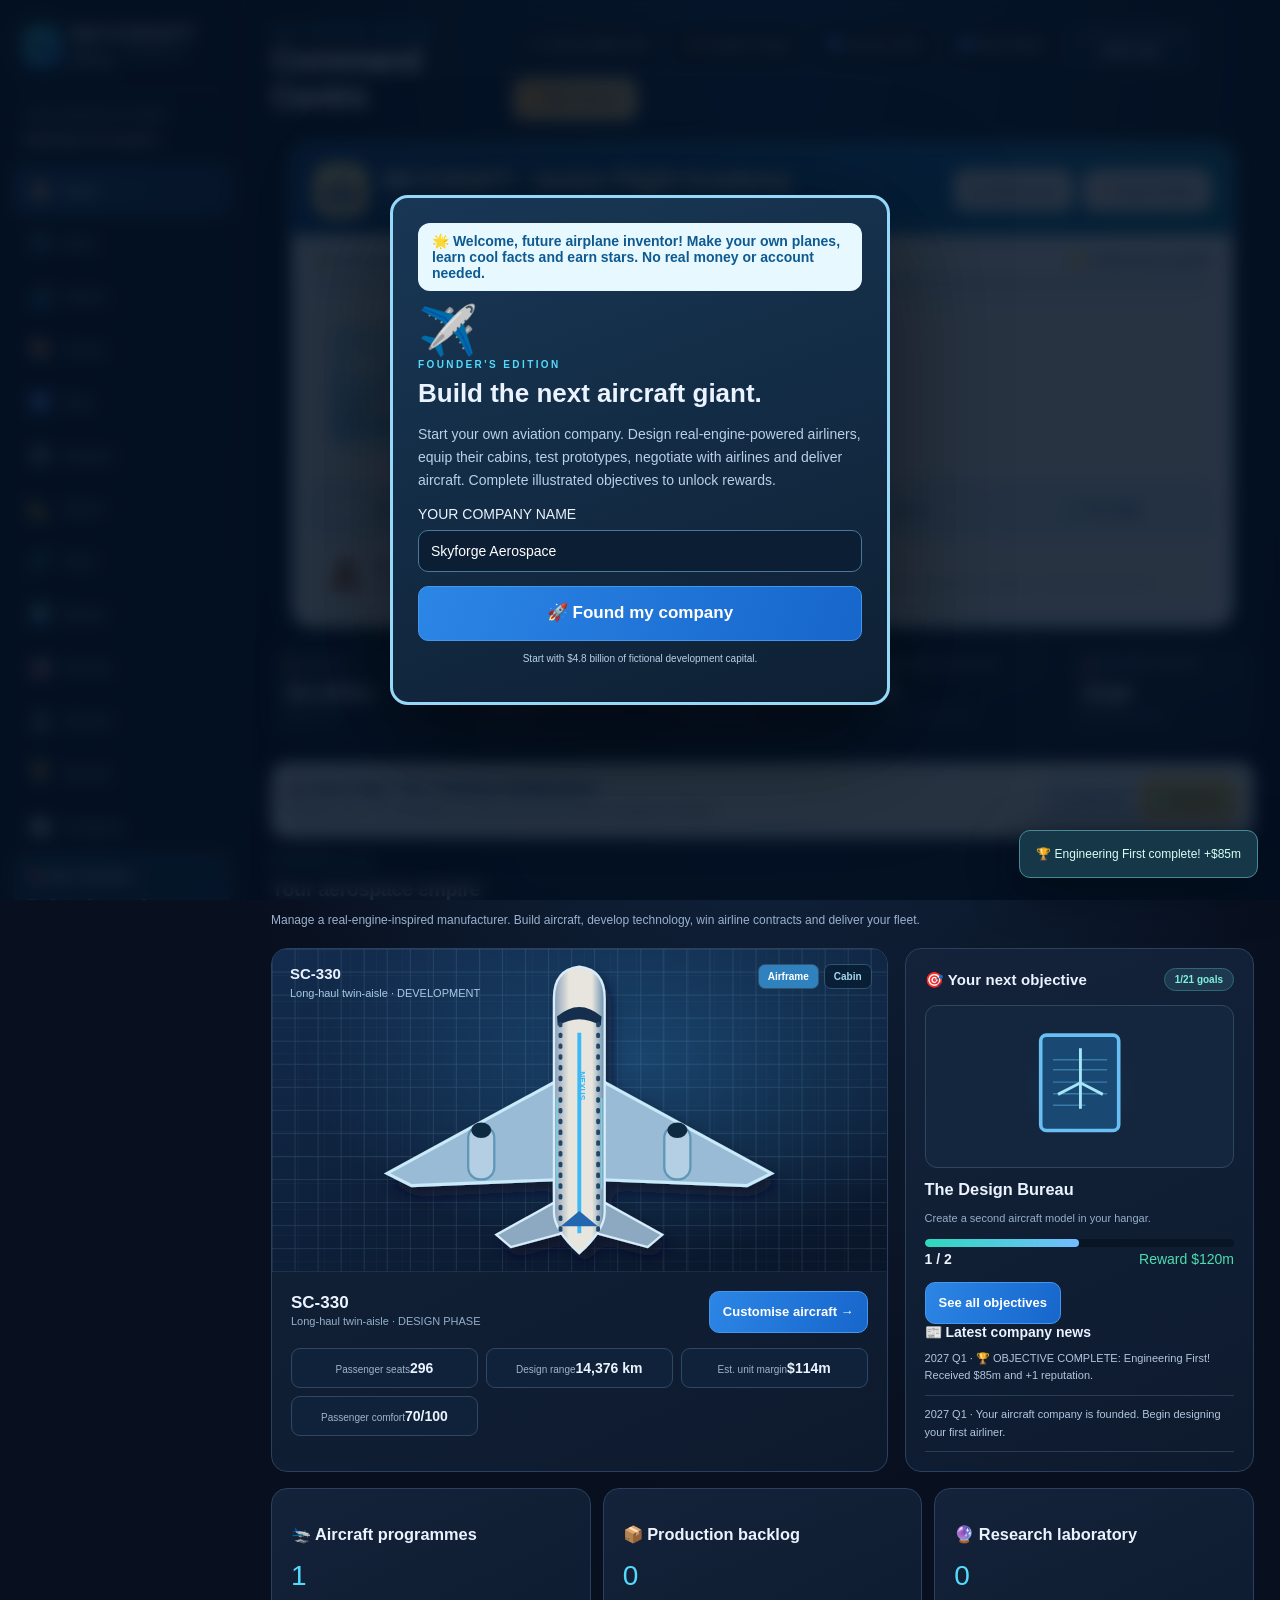
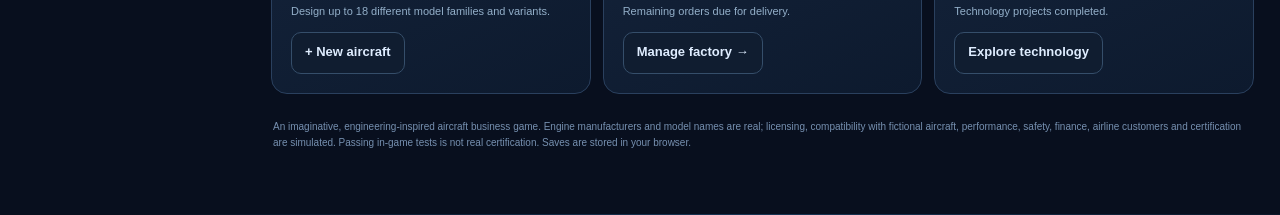
<file: skycraft/index.html>
<!doctype html>
<html lang="en"><head><meta charset="utf-8"><meta name="viewport" content="width=device-width,initial-scale=1"><title>SKYCRAFT NEXUS — Build Your Aviation Future</title><meta name="theme-color" content="#102845"><meta name="description" content="Build your own futuristic airliners, design cabins, choose real engine families and run an aircraft manufacturing empire."><link rel="manifest" href="./manifest.webmanifest"><link rel="icon" type="image/png" href="./icon-192.png">
<style>
:root{color-scheme:dark;--bg:#080f1e;--side:#101b30;--panel:#111f35;--panel2:#192b45;--line:#2b3b56;--text:#eaf3ff;--muted:#9eb3ce;--cyan:#53dafa;--blue:#4a93fa;--amber:#ffc46a;--green:#4cdeb0;--red:#ff7d91}*{box-sizing:border-box}body{background:radial-gradient(ellipse at 60% -5%,#183657,#080f1e 60%);font-family:Inter,ui-sans-serif,-apple-system,BlinkMacSystemFont,"Segoe UI",sans-serif;margin:0;color:var(--text);font-size:14px}button,input,select{font:inherit}button{cursor:pointer}button:disabled{opacity:.43;cursor:not-allowed}button:focus-visible,input:focus-visible,select:focus-visible{outline:2px solid #69c9ff;outline-offset:2px}.app{display:grid;grid-template-columns:245px minmax(0,1fr);min-height:100vh;max-width:1780px;margin:auto}.sidebar{background:#0d192b;border-right:1px solid var(--line);position:sticky;top:0;height:100vh;display:flex;flex-direction:column;padding:23px 14px 14px;overflow-y:auto}.logo{display:flex;align-items:center;gap:10px;padding:0 10px 20px;border-bottom:1px solid var(--line);font-weight:1000;letter-spacing:2px;font-size:20px}.logo-symbol{background:linear-gradient(140deg,#3ef2dd,#2676db);border-radius:12px;width:41px;height:41px;display:grid;place-items:center;box-shadow:0 0 35px #39cbec35;color:#07233a;font-size:24px}.logo small{display:block;font-size:9px;letter-spacing:2px;color:#9ec1db;margin-top:3px}.brand-name{padding:20px 10px 10px;color:#81d8f6;font-size:10px;letter-spacing:1.6px;font-weight:900}.company-label{padding:0 10px 18px;font-weight:850;font-size:14px;white-space:normal}.nav-btn{display:flex;align-items:center;gap:12px;padding:13px 13px;border:1px solid transparent;background:transparent;color:#9cb3d0;border-radius:11px;width:100%;text-align:left;font-size:13px;font-weight:730;margin-bottom:3px}.nav-btn:hover{background:#1b2c46;color:#fff}.nav-btn.active{background:linear-gradient(105deg,#25476e,#1a365b);color:#effaff;border-color:#36658b}.nav-btn .ico{font-size:18px;width:23px;text-align:center}.nav-btn .pill-mini{margin-left:auto;border-radius:99px;padding:2px 7px;background:#2e4c66;font-size:10px;color:#aef5f8}.sidebar-bottom{margin-top:auto;border-radius:12px;background:linear-gradient(160deg,#1c3d5b,#172c45);padding:13px;border:1px solid #31506c}.sidebar-bottom b{font-size:12px}.sidebar-bottom p{font-size:11px;color:#b0cae3;line-height:1.55}.tinyline{height:7px;border-radius:9px;background:#07182b;overflow:hidden;margin:8px 0}.tinyline>i{display:block;height:100%;background:linear-gradient(90deg,#3ddbc3,#76b1ff);border-radius:9px}.content{min-width:0;padding:22px 26px 38px}.topbar{display:flex;align-items:center;justify-content:space-between;gap:12px;margin-bottom:23px}.eyebrow{font-size:10px;letter-spacing:2.4px;font-weight:900;color:var(--cyan);text-transform:uppercase;margin-bottom:5px}.page-title{font-size:clamp(23px,3vw,32px);font-weight:920;letter-spacing:-1px;margin:0}.top-actions{display:flex;gap:9px;align-items:center;flex-wrap:wrap}.datechip{padding:9px 13px;background:#192a44;border:1px solid #334a68;border-radius:10px;text-align:center;min-width:94px}.datechip small{display:block;color:#9fb9d0;font-size:9px;letter-spacing:1.5px}.datechip b{font-size:15px}.btn{border:1px solid #354e6a;color:#dfedff;background:#1a2d48;border-radius:10px;font-size:12px;font-weight:820;padding:10px 13px;transition:filter .14s,transform .14s}.btn:hover:not(:disabled){filter:brightness(1.17)}.btn:active:not(:disabled){transform:scale(.98)}.btn.primary{background:linear-gradient(110deg,#2c86e6,#1766cb);border-color:#4398ed;color:white}.btn.gold{color:#282016;background:linear-gradient(110deg,#f8c266,#f9d995);border-color:#ffe1a7}.btn.ghost{background:#101d30}.btn.red{color:#ffadb6;border-color:#813c4b}.btn.slim{padding:6px 9px;font-size:11px}.kpis{display:grid;grid-template-columns:repeat(5,minmax(0,1fr));gap:12px;margin-bottom:19px}.kpi{background:linear-gradient(160deg,#17263e,#101d30);border:1px solid #283c56;border-radius:14px;padding:14px;min-height:99px;box-shadow:0 7px 25px #02091728}.kpi .label{font-size:10px;color:#9fb4d1;font-weight:800;letter-spacing:.7px}.kpi .value{font-size:clamp(18px,2vw,25px);font-weight:900;margin-top:8px;letter-spacing:-.5px}.kpi .sub{font-size:10px;color:#648fac;margin-top:3px}.grid-main{display:grid;grid-template-columns:minmax(0,1.5fr) minmax(290px,.85fr);gap:17px}.card{background:linear-gradient(155deg,#14233a,#0d1a2e);border:1px solid #2a405e;border-radius:16px;overflow:hidden;min-width:0}.card-pad{padding:19px}.card-head{display:flex;align-items:center;justify-content:space-between;gap:10px;margin-bottom:14px}.card-head h2{font-size:15px;margin:0;letter-spacing:.1px}.subtle{font-size:11px;color:#93afc9}.badge{background:#1e394f;border:1px solid #2b6973;border-radius:99px;color:#7ef1dc;padding:5px 10px;font-size:10px;font-weight:850}.badge.warning{border-color:#916b43;color:#ffd28b;background:#3b2c28}.badge.red{border-color:#7c4255;color:#ffafbd}.hero{min-height:280px;background:radial-gradient(ellipse at 60% 34%,#24669b80,transparent 65%),linear-gradient(160deg,#132c4e,#091528);position:relative;overflow:hidden}.hero::before{content:"";position:absolute;inset:0;background-image:linear-gradient(#9fe2ff07 1px,transparent 1px),linear-gradient(90deg,#9fe2ff07 1px,transparent 1px);background-size:26px 26px;pointer-events:none}.hero svg{display:block;width:100%;max-height:370px;position:relative}.hero-caption{position:absolute;left:18px;top:16px;z-index:2}.hero-caption strong{font-size:15px}.hero-caption small{display:block;color:#a7c9e2;font-size:11px;margin-top:5px}.hero-switch{position:absolute;right:15px;top:15px;z-index:3;display:flex;gap:5px}.hero-switch button{border:1px solid #31536c;color:#a6d8ef;background:#071c32c9;padding:6px 9px;border-radius:7px;font-size:10px;font-weight:800}.hero-switch button.active{background:#2f82be;color:white}.mini-metrics{display:grid;grid-template-columns:repeat(4,1fr);gap:1px;background:#304765}.mini-metrics>div{background:#14263e;text-align:center;padding:12px 5px}.mini-metrics b{display:block;font-size:15px}.mini-metrics small{display:block;color:#90aac5;font-size:10px;margin-top:3px}.section-kicker{font-size:10px;color:#5ce4d0;font-weight:850;letter-spacing:1.5px;text-transform:uppercase;margin-bottom:9px}.section-title{font-size:20px;font-weight:890;letter-spacing:-.5px;margin:0 0 8px}.section-desc{color:#9bb1ce;line-height:1.65;font-size:12px;margin:0 0 18px}.section-row{display:flex;gap:9px;justify-content:space-between;align-items:center;flex-wrap:wrap;margin-bottom:15px}.flex{display:flex;align-items:center;gap:8px}.text-green{color:var(--green)}.text-red{color:var(--red)}.text-amber{color:var(--amber)}.text-cyan{color:var(--cyan)}.scroll{overflow-x:auto}.panel-list{display:grid;gap:10px}.list-row{display:flex;align-items:center;gap:12px;background:#12243b;border:1px solid #29415e;border-radius:11px;padding:12px}.list-row .title{font-weight:870;font-size:12px}.list-row .desc{font-size:11px;color:#95aec8;line-height:1.55;margin-top:4px}.progress{width:100%;height:8px;background:#071525;border-radius:30px;overflow:hidden;margin:9px 0 4px}.progress span,.progress i{height:100%;display:block;background:linear-gradient(90deg,#2fd8be,#72beff);border-radius:30px;transition:width .2s}.progress.gold span{background:linear-gradient(90deg,#f1ac40,#f9e19b)}.two-col{display:grid;grid-template-columns:1fr 1fr;gap:13px}.three-col{display:grid;grid-template-columns:repeat(3,1fr);gap:12px}.detail-panel{padding:16px;background:#14253d;border:1px solid #2d4360;border-radius:12px}.detail-panel h3{font-size:14px;margin:0 0 10px}.field{margin-bottom:15px}.field label,.field .field-label{display:block;font-size:11px;font-weight:800;color:#adbfda;margin-bottom:7px}.field input[type=text],.field input[type=number],.field select{background:#0b1a2e;color:#eaf3ff;border:1px solid #3c5575;border-radius:9px;width:100%;padding:10px;font-size:12px}.field input[type=range]{accent-color:#57c0f1;width:100%}.range-line{display:flex;justify-content:space-between;gap:8px;margin-bottom:7px}.range-line b{font-size:12px;color:#7adcf9}.check{display:flex;align-items:center;gap:8px;font-size:12px;color:#bbd0e9;cursor:pointer}.check input{accent-color:#4c9ff6;width:16px;height:16px}.option-grid{display:grid;grid-template-columns:repeat(2,minmax(0,1fr));gap:9px}.option{background:#14263f;border:1.5px solid #304560;border-radius:11px;padding:10px;text-align:center;color:#c2d7ef;font-weight:810;font-size:11px}.option.selected{background:#1b3656;border-color:#64ccf5;box-shadow:inset 0 0 0 1px #64ccf54c;color:white}.option svg{display:block;width:100%;height:84px;margin:0 auto 7px}.engine-grid{display:grid;grid-template-columns:repeat(2,minmax(0,1fr));gap:10px}.engine-card{background:#12243b;border:1.5px solid #2c415f;padding:12px;border-radius:12px;text-align:left;color:inherit;min-width:0}.engine-card.selected{border-color:#58cff1;background:#1b3555}.engine-card:disabled{opacity:.38}.engine-card .engine-head{display:flex;gap:10px;align-items:center}.engine-card h4{font-size:12px;margin:0 0 3px}.engine-card small{font-size:10px;color:#9bb2c9}.engine-card .stats{font-size:10px;color:#d0e2f6;margin-top:8px;line-height:1.6}.engine-card svg{width:110px;height:90px;max-width:47%;flex-shrink:0}.engine-tag{font-size:9px;background:#1e405e;color:#8de5e6;border:1px solid #345d6a;padding:3px 6px;border-radius:5px}.visual-card{padding:14px;background:#14263e;border:1px solid #30465f;border-radius:12px}.visual-card>svg{width:100%;height:130px}.visual-card h4{font-size:13px;margin:8px 0 5px}.visual-card p{font-size:11px;line-height:1.5;color:#a7bfda;margin:0}.flightline{padding:14px;background:#102137;border:1px solid #30445d;border-radius:11px;margin:8px 0}.flightline .frow{display:flex;justify-content:space-between;gap:10px;align-items:center}.flightline b{font-size:13px}.flightline p{font-size:11px;color:#96adc9;margin:6px 0}.step-dot{border-radius:100px;background:#213952;width:33px;height:33px;display:grid;place-items:center;color:#cce4f8;font-weight:900}.step-dot.done{background:#174b47;color:#81f5c3}.small-stat-grid{display:grid;grid-template-columns:repeat(3,1fr);gap:8px}.small-stat{border:1px solid #2d4867;background:#102239;padding:11px 8px;border-radius:9px;text-align:center}.small-stat b{display:block;font-size:18px}.small-stat small{font-size:10px;color:#9eb3cc}.objective-grid{display:grid;grid-template-columns:repeat(3,minmax(0,1fr));gap:13px}.objective{background:linear-gradient(155deg,#182b43,#101e32);border:1px solid #2c4563;border-radius:13px;padding:15px;position:relative}.objective.done{border-color:#2d796a;background:linear-gradient(155deg,#173d3c,#13262d)}.objective .icon-art{width:100%;height:107px;display:flex;align-items:center;justify-content:center;overflow:hidden;border-radius:9px;background:radial-gradient(ellipse at center,#27547b50,#0b203453);margin-bottom:12px}.objective .icon-art svg{width:96%;height:95px}.objective h3{font-size:13px;margin:0 0 5px}.objective p{font-size:11px;color:#98b5d0;line-height:1.5;min-height:46px;margin:0}.objective .reward{font-size:10px;color:#f8cd79;font-weight:850;margin-top:11px}.objective .count{font-size:10px;color:#9fc7dc;display:flex;justify-content:space-between}.objective .donebadge{position:absolute;right:13px;top:13px;background:#235a4a;color:#8ef8c7;font-weight:900;font-size:10px;padding:5px 8px;border-radius:7px}.notice{background:#382c25;border:1px solid #7d624b;border-radius:10px;padding:11px 13px;color:#ffd8a3;font-size:11px;line-height:1.6;margin:9px 0}.notice.ok{background:#16362f;border-color:#33705b;color:#a1f2ca}.notice.error{background:#402632;border-color:#8c4b57;color:#ffb4b8}.logs{max-height:240px;overflow:auto}.log{padding:10px 0;border-bottom:1px solid #293e56;font-size:11px;line-height:1.6;color:#b2c6df}.log time{font-weight:900;color:#71dfe0;margin-right:8px}.market-card{background:#12253c;border:1px solid #2e4562;padding:14px;border-radius:11px;margin-bottom:9px}.market-logo{width:49px;height:49px;border-radius:10px;display:grid;place-items:center;background:linear-gradient(135deg,#315a83,#183049);flex-shrink:0}.market-logo svg{width:40px;height:40px}.rating{color:#ffd179;letter-spacing:1px}.bar-list{display:grid;gap:8px}.row-stat{display:flex;align-items:center;justify-content:space-between;gap:10px;font-size:11px;padding:7px 0;border-bottom:1px solid #2a4059}.row-stat span{color:#aec3dc}.row-stat b{font-size:12px}.color-options{display:flex;gap:8px;flex-wrap:wrap}.color-dot{height:32px;width:32px;border-radius:50%;border:3px solid #132035;box-shadow:0 0 0 1px #5d718a}.color-dot.selected{box-shadow:0 0 0 3px #53d1ed}.research-grid{display:grid;grid-template-columns:repeat(3,minmax(0,1fr));gap:13px}.research-card{border:1px solid #30445d;background:#14263d;border-radius:13px;padding:12px}.research-card svg{height:105px;width:100%}.research-card h3{font-size:13px;margin:10px 0 5px}.research-card p{font-size:11px;color:#a5bbd4;line-height:1.55;min-height:54px}.research-card .levels{display:flex;gap:4px;margin:10px 0}.research-card .levels i{flex:1;height:6px;border-radius:6px;background:#32475b}.research-card .levels i.on{background:#65d3ed}.research-card .btn{width:100%;font-size:10px}.footer{color:#7690b0;font-size:10px;line-height:1.6;padding:25px 2px}.startup-overlay{position:fixed;inset:0;background:#031022d9;backdrop-filter:blur(8px);display:grid;place-items:center;z-index:15;padding:20px}.startup{max-width:500px;width:100%;padding:25px;background:linear-gradient(160deg,#183755,#0e2034);border:1px solid #3e7aa1;border-radius:18px;box-shadow:0 25px 120px #0009}.startup .start-icon{font-size:48px}.startup h2{font-size:27px;margin:8px 0}.startup p{line-height:1.65;font-size:13px;color:#b9d0e7}.startup input{width:100%;background:#0b1e34;border:1px solid #49779d;color:#fff;border-radius:10px;padding:12px;margin:8px 0 14px}.toast{position:fixed;bottom:22px;right:22px;z-index:18;max-width:360px;padding:14px 16px;border:1px solid #488997;border-radius:11px;background:#153747;color:#d7fff5;box-shadow:0 12px 45px #030b14aa;font-size:12px;line-height:1.5;opacity:0;transform:translateY(20px);pointer-events:none;transition:opacity .3s,transform .3s}.toast.show{opacity:1;transform:translateY(0)}@media(max-width:1190px){.grid-main{grid-template-columns:minmax(0,1fr)}.objective-grid,.research-grid{grid-template-columns:repeat(2,1fr)}.kpis{grid-template-columns:repeat(3,1fr)}}@media(max-width:760px){.app{display:block}.sidebar{position:relative;height:auto;padding:12px;display:block}.logo{padding-bottom:8px}.brand-name,.company-label,.sidebar-bottom{display:none}.nav-items{display:flex;overflow:auto;gap:5px;padding-top:9px}.nav-btn{flex:0 0 auto;width:auto;white-space:nowrap;padding:9px 10px;font-size:11px}.nav-btn .ico{width:auto}.content{padding:14px}.topbar{align-items:flex-start;flex-direction:column}.kpis{grid-template-columns:repeat(2,1fr)}.two-col,.three-col,.engine-grid,.objective-grid,.research-grid{grid-template-columns:1fr}.hero{min-height:230px}.mini-metrics{grid-template-columns:repeat(2,1fr)}.page-title{font-size:25px}.option-grid{grid-template-columns:repeat(2,1fr)}}

body.easy-read{font-size:17px;letter-spacing:.012em}body.easy-read .subtle,body.easy-read .nav-btn,body.easy-read .field label,body.easy-read .field-label,body.easy-read .desc{font-size:14px;color:#e7f2ff}body.easy-read .btn,body.easy-read .option,body.easy-read .card p{font-size:14px}body.easy-read .card,body.easy-read .detail-panel{border-color:#90c3eb}body.easy-read button{min-height:40px}
@media(prefers-reduced-motion:reduce){*,*:before,*:after{animation-duration:.01ms!important;transition-duration:.01ms!important;scroll-behavior:auto!important}}

/* NEXT-GEN CREATOR FORGE / INCLUSIVE UI */
.skip-link{position:fixed;z-index:1000;top:-100px;left:12px;background:#fff;color:#072c4a;padding:12px 16px;border-radius:8px;font-weight:850}.skip-link:focus{top:12px}
.screen-reader-only{position:absolute;width:1px;height:1px;overflow:hidden;clip-path:inset(50%);white-space:nowrap}
.nexus-banner{padding:15px 18px;border-radius:15px;border:1px solid #426b8a;background:linear-gradient(115deg,#144464,#182941 60%,#173652);display:flex;justify-content:space-between;align-items:center;gap:16px;flex-wrap:wrap;margin-bottom:15px}
.nexus-banner h2{font-size:20px;margin:0 0 5px}.nexus-banner p{font-size:12px;color:#a8c9df;margin:0}
.forge-grid{display:grid;grid-template-columns:minmax(0,1.18fr) minmax(280px,.82fr);gap:14px}
.forge-preview{position:relative;background:radial-gradient(circle at 50% 35%,#24699b,#0b1a30 75%);border:1px solid #365471;border-radius:14px;overflow:hidden;min-height:310px}
.forge-preview svg{display:block;width:100%}.forge-preview.editable{cursor:crosshair;outline:2px solid #3fc9d8;outline-offset:-4px}
.forge-hint{position:absolute;bottom:12px;left:12px;right:12px;pointer-events:none;padding:10px;background:#0c1c32c9;border-radius:8px;font-weight:780;color:#e5f7ff;font-size:12px}
.forge-controls{display:grid;gap:10px}.forge-panel{border:1px solid #2d4560;background:#122239;border-radius:13px;padding:15px}.forge-panel h3{margin:0 0 11px;font-size:14px}
.forge-label{font-size:11px;color:#9fc8e5;font-weight:750;display:block;margin:0 0 6px}
.forge-input,.forge-select{width:100%;border:1px solid #405c7c;border-radius:9px;background:#091b30;color:#f1f8ff;padding:10px;font-size:13px}
.forge-picker{height:40px;width:100%;border:1px solid #3a5573;border-radius:10px;background:transparent;cursor:pointer}
.forge-row{display:grid;grid-template-columns:1fr 1fr;gap:10px;margin:9px 0}
.forge-palette{display:flex;gap:7px;flex-wrap:wrap}.forge-palette button{font-size:12px;background:#172e4b;border:1px solid #3c5271;color:#fff;padding:9px 10px;border-radius:9px;min-height:40px}
.forge-palette button.active{border-color:#63daf0;box-shadow:0 0 0 1px #63daf0}
.forge-sticker{font-size:19px!important}.forge-caption{color:#a6c4db;font-size:11px;line-height:1.6}
.forge-gallery{display:grid;grid-template-columns:repeat(3,minmax(0,1fr));gap:10px}.forge-stat{padding:11px;background:#152b45;border:1px solid #34506d;border-radius:9px;text-align:center}.forge-stat b{display:block;font-size:17px;color:#75dcf5}.forge-stat small{font-size:10px;color:#acc9e2}
.invention-card{background:#14283f;border:1px solid #31526b;border-radius:11px;padding:12px;margin:7px 0}.invention-card b{font-size:13px}.invention-card .data{font-size:11px;color:#a6c4db;margin-top:5px}
.help-grid{display:grid;grid-template-columns:repeat(2,minmax(0,1fr));gap:12px}.access-tile{border:1px solid #34516d;background:#132943;border-radius:13px;padding:15px}.access-tile h3{font-size:15px;margin:0 0 9px}.access-tile p{font-size:12px;color:#afc9e2;line-height:1.6}.access-tile button{min-height:44px}
body.high-contrast{--muted:#ebf8ff;--text:#fff;--cyan:#9df7ff;--line:#a8cde2;background:#000}
body.high-contrast .card,body.high-contrast .detail-panel,body.high-contrast .forge-panel,body.high-contrast .sidebar,body.high-contrast .access-tile{background:#07111d;border-color:#9bd9ff}
body.high-contrast .subtle,body.high-contrast .desc,body.high-contrast .section-desc{color:#eaf7ff}
body.reduce-motion *,body.reduce-motion *:before,body.reduce-motion *:after{animation-duration:.01ms!important;transition-duration:.01ms!important;scroll-behavior:auto!important}
body.extra-large{font-size:19px}body.extra-large .nav-btn,body.extra-large .btn,body.extra-large .subtle,body.extra-large .field label,body.extra-large p{font-size:16px}body.extra-large button{min-height:48px}
.forge-preview [data-decal-pos]{pointer-events:none}
@media(max-width:970px){.forge-grid{grid-template-columns:1fr}.help-grid{grid-template-columns:1fr}}
@media(max-width:700px){.nexus-banner h2{font-size:17px}.forge-row{grid-template-columns:1fr}.forge-preview{min-height:0}}
</style><style>/* SKYCRAFT Junior Flight Academy: readable, keyboard and touch friendly. */
.kid-panel{margin:14px 20px 16px;padding:0;border:2px solid #8ad0f5;border-radius:21px;overflow:hidden;background:#f7fcff;color:#173b5f;box-shadow:0 7px 24px #123e6514}
.kid-panel *{box-sizing:border-box}
.kid-head{padding:17px 20px;background:linear-gradient(110deg,#144781,#1674bc 58%,#117c94);color:white;display:flex;gap:14px;flex-wrap:wrap;justify-content:space-between;align-items:center}
.kid-brand{display:flex;gap:13px;align-items:center}.kid-avatar{height:56px;width:56px;border-radius:18px;display:grid;place-items:center;background:#fff2a3;color:#164880;font-size:32px;box-shadow:0 4px 0 #092f4b22}
.kid-head h2{margin:0;font-size:24px;font-weight:950;color:white;line-height:1.25}.kid-head p{margin:3px 0 0;font-size:13px;color:#d2f2ff}
.kid-actions{display:flex;flex-wrap:wrap;gap:8px;align-items:center}.kid-btn{background:#fff;border:2px solid #9bbbdc;padding:11px 14px;color:#174c7b;border-radius:12px;font-weight:850;font-size:13px;min-height:44px;cursor:pointer;transition:transform .16s ease,background .16s ease}.kid-btn:hover{background:#e3f5ff;transform:translateY(-1px)}.kid-btn:focus-visible{outline:4px solid #ffda68;outline-offset:2px}.kid-btn.primary{background:#ffde73;color:#443000;border-color:#f2c54d}.kid-btn.primary:hover{background:#ffe898}.kid-btn.sky{background:#e1f2ff;border-color:#71b8ef;color:#0a4e8a}.kid-head .kid-btn{background:#ffffffec}
.kid-body{padding:17px 20px 20px}.kid-topline{display:flex;justify-content:space-between;align-items:center;gap:8px;flex-wrap:wrap;font-size:14px;font-weight:800;color:#185d8f}.kid-progress{height:14px;background:#d7e9f5;border-radius:30px;overflow:hidden;margin:9px 0 16px}.kid-progress span{height:100%;display:block;background:linear-gradient(90deg,#20a6d4,#53ca87);border-radius:30px;transition:width .3s}
.kid-feature{display:grid;grid-template-columns:135px minmax(0,1fr);gap:18px;border:2px solid #c4e5fb;border-radius:18px;background:#fff;padding:14px;align-items:center}
.kid-art{background:linear-gradient(145deg,#b5e7ff,#eefbff);border-radius:16px;display:grid;place-items:center;min-height:135px;overflow:hidden}
.kid-art svg{width:100%;height:auto;max-height:145px}.kid-feature h3{font-size:21px;line-height:1.25;margin:0 0 6px;color:#164c7d}.kid-feature p{font-size:14px;color:#476780;margin:0 0 11px;line-height:1.55}.kid-feature .kid-tag{font-size:12px;color:#2681a3;font-weight:900;margin-bottom:4px;text-transform:uppercase;letter-spacing:.5px}
.kid-quick{display:flex;gap:9px;flex-wrap:wrap;margin-top:13px}.kid-quick .kid-btn{flex:1;min-width:138px}
.kid-grid{display:grid;grid-template-columns:repeat(3,minmax(0,1fr));gap:11px;margin-top:15px}.kid-mini{background:#fff;border:2px solid #d4e8f6;border-radius:14px;padding:12px;display:flex;gap:8px;align-items:flex-start}.kid-mini .ico{font-size:29px}.kid-mini strong{font-size:13px;display:block;color:#174d79}.kid-mini small{font-size:11px;color:#5d7b93;line-height:1.4;display:block;margin-top:3px}
.kid-expand{margin-top:15px;padding-top:14px;border-top:1px solid #cde5f5}.kid-map{display:grid;grid-template-columns:repeat(2,minmax(0,1fr));gap:10px;margin-top:12px}.kid-step{display:flex;align-items:flex-start;gap:12px;border:2px solid #d4e8f5;background:white;border-radius:14px;padding:11px}.kid-step.complete{border-color:#7dcda3;background:#effdf5}.kid-step.next{border-color:#f2be4a;background:#fffbee}.kid-step .stepicon{font-size:30px;flex:0 0 35px}.kid-step .text{flex:1;min-width:0}.kid-step strong{font-size:13px;line-height:1.4;display:block;color:#204769}.kid-step p{font-size:12px;color:#5a778f;line-height:1.45;margin:3px 0 8px}.kid-step .kid-btn{min-height:36px;padding:6px 10px;font-size:11px}
.kid-learning{background:#e7f5ff;border:1px solid #b8dcf7;border-radius:14px;padding:13px 15px;margin-top:14px;line-height:1.5;font-size:13px;color:#28516d}.kid-learning b{color:#155e94}.kid-quiz{margin-top:13px;padding:14px;border-radius:15px;background:#fff;border:2px solid #f4dd96}.kid-quiz h3{margin:0 0 7px;font-size:17px;color:#71521b}.kid-quiz p{font-size:14px;color:#3b5874}.kid-answers{display:flex;flex-wrap:wrap;gap:7px}.kid-answers button{flex:1 1 140px}.kid-feedback{padding:10px 12px;margin-top:10px;background:#e8f7ef;border-radius:10px;font-size:13px;line-height:1.5;color:#276c4c}.kid-summary{display:block;margin-top:9px;font-size:11px;color:#416d8b}.kid-hidden{display:none!important}
.kid-coach{background:linear-gradient(90deg,#e9f6ff,#fffef3);border:2px solid #b8dff2;border-radius:15px;margin:0 0 18px;padding:14px 16px;display:flex;align-items:center;flex-wrap:wrap;justify-content:space-between;gap:10px}.kid-coach .tip-title{font-weight:950;color:#165488;font-size:15px}.kid-coach p{margin:4px 0 0;color:#40667f;font-size:13px;line-height:1.45;max-width:620px}.kid-coach .kid-btn{padding:9px 11px;font-size:12px}
body.junior-mode .nav-btn{min-height:47px;font-size:13px}
body.junior-mode .btn,body.junior-mode .option{font-size:13px;line-height:1.4;min-height:42px}
body.junior-mode #page h2{line-height:1.35}
body.junior-mode #page p,body.junior-mode #page .subtle{line-height:1.6}
body.junior-mode .top-actions [data-action="savefile"],body.junior-mode .top-actions [data-action="import"]{display:none}
body.junior-mode .nexus-banner [data-action="share-blueprint"]{display:none}
body.junior-mode .startup-overlay .startup{border:3px solid #96d8f9}
body.junior-mode .startup h2{font-size:26px}
body.junior-mode .startup p{font-size:14px;line-height:1.65}
body.junior-mode .startup [data-action="found"]{font-size:17px!important;min-height:55px}
body.junior-mode .kid-panel h2,body.junior-mode .kid-panel h3{letter-spacing:0}
.kid-panel button:focus-visible{outline:4px solid #ffbb35;outline-offset:2px}
@media(max-width:750px){.kid-panel{margin:9px 10px 13px}.kid-head{padding:14px}.kid-head h2{font-size:19px}.kid-body{padding:13px}.kid-feature{grid-template-columns:100px minmax(0,1fr);gap:11px;padding:10px}.kid-art{min-height:110px}.kid-feature h3{font-size:16px}.kid-feature p{font-size:12px}.kid-grid{grid-template-columns:1fr}.kid-map{grid-template-columns:1fr}.kid-quick .kid-btn{min-width:0}.kid-actions{width:100%}.kid-actions .kid-btn{flex:1}}
@media(max-width:390px){.kid-feature{display:block}.kid-art{width:100%;height:110px;margin-bottom:10px}.kid-brand .kid-avatar{width:44px;height:44px;font-size:26px}.kid-head h2{font-size:17px}}
@media(prefers-reduced-motion:reduce){.kid-panel *{transition:none!important;animation:none!important}}
</style></head><body>
<a class="skip-link" href="#page">Skip to the main content</a>
<div class="app" id="game"><aside class="sidebar"><div class="logo"><div class="logo-symbol">✈</div><div>SKYCRAFT<small>NEXUS · AIRCRAFT EMPIRE</small></div></div><div class="brand-name">YOUR MANUFACTURER</div><div class="company-label" id="company-label">—</div><nav class="nav-items" id="nav"></nav><div class="sidebar-bottom" id="sidebar-goal"></div></aside>
<main class="content"><header class="topbar"><div><div class="eyebrow" id="page-eyebrow">CEO CONTROL CENTRE</div><h1 class="page-title" id="page-title">Company Dashboard</h1></div><div class="top-actions"><button class="btn ghost" data-tab="maker">✨ Creator Forge</button><button class="btn ghost" data-tab="access">♿ Access Hub</button><button class="btn ghost" data-action="accessibility" aria-pressed="false" title="Toggle larger text and improved contrast">♿ Easy Read</button><button class="btn ghost" data-action="savefile">⇩ Export save</button><button class="btn ghost" data-action="import">⇧ Import save</button><div class="datechip"><small>SIMULATION DATE</small><b id="date">2027 Q1</b></div><button class="btn gold" data-action="advance">⏩ Next quarter</button></div></header><section class="kpis" id="kpis"></section><div id="page" tabindex="-1" aria-live="off"></div><div class="footer">An imaginative, engineering-inspired aircraft business game. Engine manufacturers and model names are real; licensing, compatibility with fictional aircraft, performance, safety, finance, airline customers and certification are simulated. Passing in-game tests is not real certification. Saves are stored in your browser.</div></main></div>
<input id="import-file" style="display:none" type="file" accept="application/json,.json"/>
<div class="screen-reader-only" id="nexus-status" role="status" aria-live="polite"></div>
<div class="startup-overlay" id="startup" style="display:none"><div class="startup"><div class="start-icon">✈️</div><div class="eyebrow">FOUNDER'S EDITION</div><h2>Build the next aircraft giant.</h2><p>Start your own aviation company. Design real-engine-powered airliners, equip their cabins, test prototypes, negotiate with airlines and deliver aircraft. Complete illustrated objectives to unlock rewards.</p><label class="field-label" for="company-input">YOUR COMPANY NAME</label><input id="company-input" maxlength="30" value="Skyforge Aerospace"/><button class="btn primary" data-action="found" style="width:100%;font-size:14px;padding:13px">🚀 Found my company</button><p style="font-size:10px;text-align:center">Start with $4.8 billion of fictional development capital.</p></div></div><div class="toast" id="toast" role="status" aria-live="polite"></div>
<script>
(function(){'use strict';
const $=s=>document.querySelector(s), root=$('#game');
const esc=s=>String(s).replace(/[&<>"']/g,c=>({'&':'&amp;','<':'&lt;','>':'&gt;','"':'&quot;',"'":'&#39;'}[c]));
const clamp=(n,l,h)=>Math.max(l,Math.min(h,n));const rnd=(l,h)=>Math.floor(l+Math.random()*(h-l+1));const fmt=n=>Number(n).toLocaleString('en-GB',{maximumFractionDigits:0});const doll=n=>(n<0?'-':'')+'$'+(Math.abs(n)>=1000?(Math.abs(n)/1000).toFixed(2)+'bn':Math.abs(n).toFixed(0)+'m');
const storage='skycraft-aircraft-empire-v1';
const stickerList={star:'★',bolt:'⚡',heart:'♥',planet:'◉',leaf:'◆',wing:'✦',moon:'☾',diamond:'⬟'};
const defaultCustom=()=>({nose:'streamlined',tail:'classic',stripe:'#3bb8f6',stripeWidth:5,accent:'#75d7ed',mark:'NEXUS',sticker:'star',stickerColor:'#ffdf78',stickerSize:22,placeMode:false,decals:[],hud:true,autonomy:false,vision:false});
function ensureModel(p){if(!p.custom||typeof p.custom!=='object')p.custom=defaultCustom();else p.custom=Object.assign(defaultCustom(),p.custom);if(!Array.isArray(p.custom.decals))p.custom.decals=[];if(!Array.isArray(p.modules))p.modules=[];
for(const field of ['stripe','accent','stickerColor'])if(!/^#[0-9a-fA-F]{6}$/.test(p.custom[field]))p.custom[field]=defaultCustom()[field];
if(!/^#[0-9a-fA-F]{6}$/.test(p.livery))p.livery='#e8e5de';
for(const [k,choices] of Object.entries({nose:['streamlined','pointed','round'],tail:['classic','vee','twin'],sticker:Object.keys(stickerList)}))if(!choices.includes(p.custom[k]))p.custom[k]=defaultCustom()[k];
p.custom.stripeWidth=clamp(Number(p.custom.stripeWidth)||5,2,19);p.custom.stickerSize=clamp(Number(p.custom.stickerSize)||22,12,44);p.custom.mark=String(p.custom.mark||'').slice(0,12);
return p;}

const SEG={single:{name:'Single-aisle',seats:'130–225 passengers',length:44,span:37,fuel:24,empty:39,volume:240,mtow:105,refMass:82,refThrust:295,rangeCoeff:242,runway:2220,minTW:.295,area:4.4,maxLoading:720,minRange:3600,cost:46,price:142,test:[35,45,62,70,65]},wide:{name:'Long-haul twin-aisle',seats:'240–380 passengers',length:64,span:61,fuel:117,empty:124,volume:460,mtow:350,refMass:276,refThrust:680,rangeCoeff:117,runway:2630,minTW:.235,area:6.5,maxLoading:840,minRange:7500,cost:118,price:315,test:[58,82,116,140,125]},jumbo:{name:'Very large widebody',seats:'350–550 passengers',length:76,span:72,fuel:159,empty:180,volume:690,mtow:460,refMass:405,refThrust:940,rangeCoeff:94,runway:3020,minTW:.225,area:7.8,maxLoading:860,minRange:9200,cost:213,price:510,test:[85,118,170,210,195]}};
const ENGINE={leap:{name:'CFM LEAP-1A',maker:'CFM International',thrust:146.8,fan:1.98,blades:18,segment:'single',cost:15,eff:1.04,noise:85},gtf:{name:'PW1100G-JM GTF',maker:'Pratt & Whitney',thrust:147,fan:2.06,blades:20,segment:'single',cost:16,eff:1.065,noise:89},genx:{name:'GEnx-1B76',maker:'GE Aerospace',thrust:338,fan:2.82,blades:18,segment:'wide',cost:29,eff:1.03,noise:87},trent:{name:'Trent 1000 TEN',maker:'Rolls-Royce',thrust:331,fan:2.85,blades:20,segment:'wide',cost:31,eff:1.04,noise:86},xwb:{name:'Trent XWB-97',maker:'Rolls-Royce',thrust:431.5,fan:3,blades:22,segment:'wide',cost:39,eff:1.075,noise:88},ge90:{name:'GE90-115B',maker:'GE Aerospace',thrust:513,fan:3.25,blades:22,segment:'wide',cost:43,eff:.95,noise:80},ge9x:{name:'GE9X',maker:'GE Aerospace',thrust:470,fan:3.40,blades:16,segment:'wide',cost:47,eff:1.11,noise:91}};
const SEATS={economy:{name:'Standard seat',space:1,comfort:57,cost:.013},extra:{name:'Extra-legroom seat',space:1.28,comfort:69,cost:.021},recliner:{name:'Recliner',space:1.65,comfort:76,cost:.03},lieflat:{name:'Lie-flat bed',space:2.65,comfort:89,cost:.088},suite:{name:'Enclosed suite',space:3.6,comfort:98,cost:.15}};
const CABINS={first:{name:'First Class',short:'FIRST',color:'#e9bf6c'},business:{name:'Business Class',short:'BUSINESS',color:'#5b9de0'},premium:{name:'Premium Economy',short:'PREMIUM',color:'#67cbb8'},economy:{name:'Economy',short:'ECONOMY',color:'#abb9d8'}};
const COLORS={pearl:'#e8e5de',ocean:'#438be0',ruby:'#d65c72',jade:'#38ba9e',amethyst:'#9a83f1',midnight:'#364967'};
const LIGHTS={day:['Daylight','#9cdcff'],sunset:['Sunset','#ffba81'],galaxy:['Galaxy','#9b87f6'],aurora:['Aurora','#5ae9c3']};
const RDS={aero:{name:'Aerodynamics laboratory',desc:'Higher wing efficiency, longer range and lower operating cost.',cost:115,duration:2,type:'wing'},composite:{name:'Advanced composites',desc:'Reduce airframe weight and improve payload margin.',cost:145,duration:2,type:'composite'},safety:{name:'Test & safety systems',desc:'Reduce development test failure risk and improve reliability.',cost:125,duration:2,type:'shield'},digital:{name:'Smart cabin systems',desc:'Improve passenger satisfaction and onboard technology.',cost:90,duration:1,type:'screen'},factory:{name:'Robotic assembly',desc:'Increase quarterly production capacity and reduce build costs.',cost:170,duration:2,type:'factory'},supply:{name:'Engine supply network',desc:'Reduce supply disruption and manufacturing delays.',cost:105,duration:1,type:'engine'}};
const STAGES=[{name:'Wind-tunnel campaign',type:'wind',dur:1,desc:'Drag, flutter and stall behaviour'}, {name:'Static & fatigue structures',type:'wing',dur:2,desc:'Wing loading, landing gear and fatigue cycles'}, {name:'Avionics & systems integration',type:'screen',dur:1,desc:'Flight computers, power and cabin systems'}, {name:'Flight-test fleet',type:'plane',dur:3,desc:'Performance, hot-and-high and emergency tests'}, {name:'Game type certification',type:'shield',dur:2,desc:'Final simulated regulatory sign-off'}];
const CUSTOMERS=[{name:'Northstar Airways',segment:'single',seats:165,range:4200,budget:148,color:'#4aa8f3'}, {name:'Blue Coast Airlines',segment:'single',seats:180,range:5300,budget:156,color:'#35c7bb'}, {name:'Alpine Connect',segment:'single',seats:195,range:3500,budget:142,color:'#a3bffa'}, {name:'Meridian World',segment:'wide',seats:284,range:10300,budget:335,color:'#d8b674'}, {name:'Aurora Atlantic',segment:'wide',seats:305,range:12200,budget:360,color:'#74bbff'}, {name:'Horizon Pacific',segment:'wide',seats:330,range:11300,budget:355,color:'#66d3b1'}, {name:'Desert Crown',segment:'jumbo',seats:435,range:11200,budget:525,color:'#d5b57b'}, {name:'Orion International',segment:'jumbo',seats:460,range:12900,budget:555,color:'#d596e9'}, {name:'Global Skies',segment:'jumbo',seats:485,range:10300,budget:540,color:'#7fc9ed'}];
const REVIEWS_GOOD=['The seats were wonderfully comfortable.','I loved the lighting and quiet atmosphere.','The entertainment and cabin technology were excellent.','A beautiful, modern aircraft!','Very pleasant flight and excellent space.','Really impressive onboard experience.'];
const REVIEWS_MID=['The journey was fine, but seating felt crowded.','Good aircraft, although the cabin could be quieter.','I wish the windows and lighting were better.','The flight was acceptable, but nothing special.'];
function zone(seats,seat,trim,light,dim){return {seats,seat,trim,light,dim,smart:true,wifi:true,screen:true,charging:true,doors:seat==='suite',noise:true,accessible:false,hearing:false,braille:false,ai:false,holo:false,adaptive:false,touchless:false,virtual:false};}
function createModel(segment,id){const s=SEG[segment];const cabins=segment==='single'?{first:zone(0,'suite','pearl','sunset',50),business:zone(10,'lieflat','ocean','galaxy',55),premium:zone(18,'extra','jade','day',15),economy:zone(150,'economy','midnight','day',0)}:segment==='wide'?{first:zone(8,'suite','pearl','sunset',65),business:zone(32,'lieflat','ocean','galaxy',60),premium:zone(36,'extra','jade','day',25),economy:zone(220,'economy','midnight','day',5)}:{first:zone(14,'suite','pearl','sunset',65),business:zone(58,'lieflat','ocean','galaxy',65),premium:zone(58,'extra','jade','day',25),economy:zone(298,'economy','midnight','day',5)};
return {id,name:segment==='single'?'SC-180':segment==='wide'?'SC-330':'SC-500',segment,length:s.length,span:s.span,fuel:s.fuel,material:'composite',wing:'swept',fold:segment==='jumbo',engine:segment==='single'?'leap':segment==='wide'?'genx':'ge9x',nEngines:2,livery:'#e8e5de',cabins,listPrice:s.price,stage:0,test:null,certified:false,launched:false,delivered:0};}
function fresh(){return {started:false,company:'Skyforge Aerospace',q:0,cash:4800,debt:0,rep:52,models:[createModel('wide',1)],nextId:2,active:1,tab:'dashboard',preview:'outside',zone:'business',research:{aero:0,composite:0,safety:0,digital:0,factory:0,supply:0},queue:[],factory:2,offers:[],orders:[],reviews:[],totalDelivered:0,revenue:0,totalOrders:0,profitQuarters:0,objectives:[],history:[4800],news:[{q:0,text:'Your aircraft company is founded. Begin designing your first airliner.'}],gameStats:{tests:0,wingTests:0,rdDone:0},resetConfirm:false,easyRead:false};}
let G;try{G=JSON.parse(localStorage.getItem(storage)||'null');if(!G||!Array.isArray(G.models)||!G.models.length||!G.research||!G.gameStats)throw Error('Invalid save');}catch(e){G=fresh();}
function active(){return ensureModel(G.models.find(x=>x.id===G.active)||G.models[0]);}
function date(q=G.q){return (2027+Math.floor(q/4))+' Q'+(q%4+1);}
function news(text){G.news.unshift({q:G.q,text});G.news=G.news.slice(0,60);}
if(!G.pref)G.pref={contrast:false,large:false,motion:false};
G.models.forEach(ensureModel);
function save(){try{localStorage.setItem(storage,JSON.stringify(G));}catch(e){}}
let toastTimer;function toast(msg){const t=$('#toast');t.textContent=msg;t.classList.add('show');const sr=$('#nexus-status');if(sr)sr.textContent=msg;clearTimeout(toastTimer);toastTimer=setTimeout(()=>t.classList.remove('show'),3500);}
function numbers(p){const s=SEG[p.segment],e=ENGINE[p.engine],cs=Object.values(p.cabins);let pax=0,used=0,comfortSum=0,interior=0,features=0;
cs.forEach(c=>{pax+=c.seats;used+=c.seats*SEATS[c.seat].space;const ups=['smart','wifi','screen','charging','doors','noise','accessible','hearing','braille','ai','holo','adaptive','touchless','virtual'].filter(x=>c[x]).length;features+=ups;const co=clamp(SEATS[c.seat].comfort+ups*1.35+(c.accessible?2:0)+(c.hearing?1:0)+(c.adaptive?1:0)+(c.light==='day'?0:2.5)+G.research.digital*2,1,100);comfortSum+=co*c.seats;interior+=c.seats*(SEATS[c.seat].cost+ups*.0025);});
const volume=s.volume+(p.length-s.length)*(p.segment==='single'?6.8:p.segment==='wide'?8.3:11);
let empty=(s.empty+(p.length-s.length)*1.95+(p.span-s.span)*.8)*(p.material==='composite'?.95:1.035)*(1-G.research.composite*.021);
const modules=p.modules||[],moduleMass=modules.reduce((n,x)=>n+(Number(x.mass)||0),0)/1000,modulePower=modules.reduce((n,x)=>n+(Number(x.power)||0),0);
const mass=empty+p.fuel+pax*.105+(p.nEngines===4?7:0)+moduleMass, thrust=e.thrust*p.nEngines, tw=thrust/(9.81*mass);
const wingArea=p.span*s.area*(p.wing==='highaspect'?1.065:p.wing==='compact'?.90:1),wingLoad=mass*1000/wingArea;
const wingBonus=p.wing==='highaspect'?1.09:p.wing==='compact'?.92:1;
const range=Math.max(0,Math.round(p.fuel*s.rangeCoeff*Math.pow(s.refMass/mass,.52)*e.eff*wingBonus*(1+G.research.aero*.035)));
const runway=Math.round(s.runway*Math.pow(mass/s.refMass,1.15)*Math.pow(s.refThrust/thrust,.6)*Math.pow(s.span/p.span,.25));
const fuelIndex=clamp(Math.round(100*(1/(e.eff*wingBonus*(1+G.research.aero*.03)))*(s.refMass/mass*.7+.3)),55,170);
const noise=clamp(Math.round(e.noise+(p.wing==='highaspect'?2:0)+G.research.aero-(p.nEngines===4?4:0)),45,100);
const safety=clamp(65+G.research.safety*9+(p.material==='composite'?3:0)+(p.wing==='highaspect'?2:0),40,100);
const comfort=pax?Math.min(100,Math.round(comfortSum/pax+modules.reduce((n,x)=>n+(Number(x.bonus)||0),0))):0;
const buildCost=(s.cost+e.cost*p.nEngines+interior+(p.material==='composite'?14:0)+(p.fold?10:0)+(p.wing==='highaspect'?8:0)+moduleMass*.95+modulePower*.06)*(1-G.research.factory*.035);
const warnings=[];
if(used>volume)warnings.push('Cabin floor-space exceeded ('+Math.round(used-volume)+' units over).');
if(e.segment==='single'&&p.segment!=='single'||e.segment==='wide'&&p.segment==='single')warnings.push('Selected engine belongs to the wrong aircraft class.');
if(p.nEngines===4&&p.segment==='single')warnings.push('Four-engine layout not supported on a single-aisle model.');
if(p.engine==='ge9x'&&p.segment!=='jumbo')warnings.push('GE9X-specific integration requires the very-large 777X-inspired programme in this game.');
if(p.engine==='ge90'&&p.segment==='single')warnings.push('GE90 is not a single-aisle engine.');
if(tw<s.minTW)warnings.push('Insufficient thrust-to-weight ratio for the design target.');
if(mass>s.mtow)warnings.push('Maximum take-off mass exceeded ('+Math.round(mass)+' t).');
if(wingLoad>s.maxLoading)warnings.push('Wing loading exceeds this game’s design limit.');
if(runway>3850)warnings.push('Runway requirement exceeds 3,850 m.');
if(range<s.minRange)warnings.push('Range does not meet the minimum mission requirement.');
if(p.span>=74&&!p.fold)warnings.push('Wingspan requires folding tips for airport-gate compatibility.');
if(p.fold&&p.segment==='single')warnings.push('Folding wingtip system is not available for this single-aisle programme.');
if(pax<45)warnings.push('This passenger programme has too few seats to be commercially viable.');
if(modulePower>650)warnings.push('Prototype cabin modules exceed this concept’s available electrical-power budget (650 kW).');
if(moduleMass>8)warnings.push('Experimental technology modules exceed the additional equipment-mass allowance (8 tonnes).');
return {pax,used,volume,empty,mass,thrust,tw,wingLoad,range,runway,comfort,safety,noise,fuelIndex,buildCost,warnings,margin:p.listPrice-buildCost,features,moduleMass,modulePower};}
function frozen(p){return p.certified||p.launched||p.test!==null||p.stage>0;}
function invalidate(p){if(p.stage||p.certified){p.stage=0;p.certified=false;news(p.name+' has been redesigned and must repeat its development tests.');}}
function objData(){const certified=G.models.filter(p=>p.certified).length;const launched=G.models.filter(p=>p.launched).length;const bestRating=G.reviews.length?G.reviews.reduce((n,r)=>n+r.stars,0)/G.reviews.length:0;const models=G.models.length;const perfect=G.models.filter(p=>numbers(p).warnings.length===0).length;
return [
{id:'draft',title:'The Design Bureau',desc:'Create a second aircraft model in your hangar.',target:2,val:models,unit:'models',reward:120,type:'blueprint'},
{id:'engine',title:'Real Engine Specialist',desc:'Fit a GE9X to a very large widebody design.',target:1,val:G.models.some(p=>p.segment==='jumbo'&&p.engine==='ge9x')?1:0,unit:'design',reward:95,type:'engine'},
{id:'fit',title:'Engineering First',desc:'Build at least one design with no engineering warnings.',target:1,val:perfect?1:0,unit:'compliant',reward:85,type:'wing'},
{id:'testing',title:'Into the Wind Tunnel',desc:'Successfully complete a wind-tunnel test.',target:1,val:G.gameStats.wingTests,unit:'tests',reward:115,type:'wind'},
{id:'cert',title:'Safety Comes First',desc:'Complete the full simulated certification programme.',target:1,val:certified,unit:'certificates',reward:250,type:'shield'},
{id:'launch',title:'World Premiere',desc:'Launch one certified aircraft on the market.',target:1,val:launched,unit:'launches',reward:180,type:'plane'},
{id:'contract',title:'First Airline Contract',desc:'Win an order from a fictional airline.',target:1,val:G.totalOrders,unit:'contracts',reward:210,type:'handshake'},
{id:'deliver',title:'First Deliveries',desc:'Manufacture and deliver three passenger aircraft.',target:3,val:G.totalDelivered,unit:'aircraft',reward:350,type:'factory'},
{id:'reviews',title:'Passengers Love It',desc:'Reach an overall passenger rating of at least 4.2/5 (minimum 3 reviews).',target:1,val:G.reviews.length>=3&&bestRating>=4.2?1:0,unit:'goal',reward:265,type:'star'},
{id:'inclusive',title:'Cabin for Everyone',desc:'Equip at least one cabin with accessible lavatories, hearing assistance and Braille signs.',target:1,val:G.models.some(p=>Object.values(p.cabins).some(c=>c.accessible&&c.hearing&&c.braille))?1:0,unit:'accessible',reward:300,type:'shield'},
{id:'future',title:'Tomorrow’s Cabin',desc:'Install AI concierge, holographic displays and virtual panorama windows in a cabin.',target:1,val:G.models.some(p=>Object.values(p.cabins).some(c=>c.ai&&c.holo&&c.virtual))?1:0,unit:'futuristic',reward:340,type:'screen'},
{id:'cabinart',title:'Master of Four Cabins',desc:'Give First, Business, Premium and Economy different lighting designs in one aircraft.',target:1,val:G.models.some(p=>new Set(Object.values(p.cabins).map(c=>c.light)).size===4)?1:0,unit:'customised',reward:225,type:'star'},
{id:'research',title:'Technology Pioneer',desc:'Complete three laboratory research upgrades.',target:3,val:G.gameStats.rdDone,unit:'research',reward:250,type:'screen'},
{id:'factory',title:'Industrial Giant',desc:'Expand the main assembly plant to 5 aircraft per quarter.',target:5,val:G.factory,unit:'capacity',reward:400,type:'factory'},
{id:'fleet',title:'Fifty Aircraft Club',desc:'Deliver 50 aircraft to airline operators.',target:50,val:G.totalDelivered,unit:'delivered',reward:950,type:'plane'},
{id:'money',title:'Global Aerospace Champion',desc:'Earn $5 billion of cumulative aircraft sales revenue.',target:5000,val:G.revenue,unit:'$m sales',reward:850,type:'trophy'},
{id:'rep',title:'Trusted Manufacturer',desc:'Raise your company reputation to 90/100.',target:90,val:G.rep,unit:'reputation',reward:700,type:'shield'},
{id:'stickers',title:'Signature Designer',desc:'Create your own aircraft livery by placing five custom decals.',target:5,val:Math.max(0,...G.models.map(p=>(p.custom?.decals||[]).length)),unit:'decals',reward:175,type:'blueprint'},
{id:'inventor',title:'Young Inventor',desc:'Design and install one original prototype technology module.',target:1,val:G.models.reduce((n,p)=>n+(p.modules||[]).length,0),unit:'inventions',reward:260,type:'screen'},
{id:'maker',title:'Future Flight Deck',desc:'Create an aircraft with a head-up display and enhanced vision.',target:1,val:G.models.some(p=>p.custom?.hud&&p.custom?.vision)?1:0,unit:'cockpits',reward:160,type:'screen'},
{id:'diverse',title:'Full Product Family',desc:'Own at least one model in each of the three aircraft categories.',target:3,val:new Set(G.models.map(p=>p.segment)).size,unit:'categories',reward:390,type:'blueprint'}];}
function rewardObjectives(){for(const o of objData()){if(!G.objectives.includes(o.id)&&o.val>=o.target){G.objectives.push(o.id);G.cash+=o.reward;G.rep=clamp(G.rep+1,0,100);news('🏆 OBJECTIVE COMPLETE: '+o.title+'! Received '+doll(o.reward)+' and +1 reputation.');toast('🏆 '+o.title+' complete! +'+doll(o.reward));}}}
function objNext(){return objData().find(o=>!G.objectives.includes(o.id));}
function icon(type,mode='large'){
const a={engine:`<circle cx="100" cy="69" r="51" fill="#9bbedb" stroke="#d5eafe" stroke-width="9"/><circle cx="100" cy="69" r="41" fill="#0c233d"/>${Array.from({length:16},(_,i)=>`<path d="M100 69 Q110 43 101 30 Q123 39 117 65 Z" fill="${i%2?'#75c7f3':'#c0e5f8'}" transform="rotate(${i*22.5} 100 69)"/>`).join('')}<circle cx="100" cy="69" r="14" fill="#263955" stroke="#c2e6fa" stroke-width="4"/>`,
wing:`<path d="M33 92L91 40L104 35L167 95L180 110L104 86L27 108Z" fill="#96b6cf" stroke="#dbf1ff" stroke-width="3"/><path d="M100 31v92" stroke="#45d3e3" stroke-width="5"/><path d="M22 110L105 89L180 111" stroke="#71a2cf" stroke-width="3" fill="none"/>`,
wind:`<path d="M23 85h118q25 0 21-15t-24-7" stroke="#7eddef" stroke-width="8" fill="none" stroke-linecap="round"/><path d="M21 109h112q28 0 19 17t-27 5" stroke="#b7edfa" stroke-width="7" fill="none" stroke-linecap="round"/><path d="M95 50L148 76L95 101Z" fill="#e5eefa"/>`,
shield:`<path d="M100 13L157 35v48q-3 39-57 68Q45 125 43 83V35Z" fill="#21577a" stroke="#84ddec" stroke-width="6"/><path d="M74 78l18 18 37-42" fill="none" stroke="#83ffd4" stroke-width="10" stroke-linecap="round"/>`,
plane:`<path d="M98 16Q111 17 112 34L112 82L166 117L164 137L111 120L108 137L122 152L114 161L100 153L85 161L78 152L91 137L88 120L36 137L34 117L88 82V34Q88 17 98 16Z" fill="#c0d9ee" stroke="#58d4ec" stroke-width="3"/>`,
factory:`<path d="M29 144V71L71 93V64L115 91V52H162V144Z" fill="#547fa5" stroke="#a5dff2" stroke-width="4"/><path d="M127 38h20v28h-20z" fill="#9bc6e0"/><rect x="44" y="109" width="26" height="27" rx="3" fill="#15283e"/><rect x="83" y="109" width="26" height="27" rx="3" fill="#15283e"/><rect x="122" y="109" width="24" height="27" rx="3" fill="#15283e"/>`,
blueprint:`<rect x="46" y="21" width="108" height="132" rx="8" fill="#194873" stroke="#69bff4" stroke-width="5"/><path d="M63 55h75M63 69h75M63 86h75M63 102h75M63 118h45" stroke="#387ba8" stroke-width="2"/><path d="M101 39v84M70 103L101 87l31 16" stroke="#a4e6f6" stroke-width="4" fill="none"/>`,
handshake:`<path d="M28 69l42-26 25 25 30-25 46 27-34 55-41 20-35-20Z" fill="#4375a0" stroke="#a2daec" stroke-width="4"/><path d="M63 80l26 26 12-9 13 8 14-11 14-14" stroke="#f5dbb5" stroke-width="11" stroke-linecap="round" fill="none"/>`,
star:`<path d="M100 14L125 65L181 73L141 112L152 169L100 141L48 169L59 112L19 73L75 65Z" fill="#e4b85d" stroke="#ffe6a3" stroke-width="5"/><path d="M100 39L115 73L151 77" stroke="#fff2ba" stroke-width="5" fill="none"/>`,
screen:`<rect x="29" y="27" width="142" height="96" rx="13" fill="#36577e" stroke="#83dbea" stroke-width="6"/><rect x="42" y="40" width="116" height="71" rx="5" fill="#17395e"/><path d="M66 95l27-31 22 17 23-25" stroke="#70ffd9" stroke-width="6" fill="none"/><path d="M100 122v24M76 149h48" stroke="#a6d6ed" stroke-width="8"/>`,
composite:`<path d="M31 46h138v85H31z" fill="#27647c" stroke="#77cfd9" stroke-width="5"/>${Array.from({length:7},(_,i)=>`<path d="M${40+i*20} 49l26 78 M${38+i*20} 129l25-80" stroke="#88e0d5" stroke-width="3"/>`).join('')}`,
trophy:`<path d="M65 27h70v63q-5 25-35 25T65 90Z" fill="#e4b45e" stroke="#fff0af" stroke-width="5"/><path d="M64 39H35q-5 43 38 47M136 39h29q5 43-38 47" fill="none" stroke="#f1cb7e" stroke-width="9"/><path d="M100 115v25M75 148h50" stroke="#f3dfac" stroke-width="10"/>`};
return `<svg viewBox="0 0 200 180" role="img" aria-label="Illustration of ${esc(type)}"><defs><radialGradient id="shine-${type}-${mode}"><stop stop-color="#2a7ca050"/><stop offset="1" stop-color="#081c3000"/></radialGradient></defs><ellipse cx="100" cy="96" rx="94" ry="78" fill="url(#shine-${type}-${mode})"/>${a[type]||a.plane}</svg>`;}
function engineSvg(id){const e=ENGINE[id];const r=42;let blades='';for(let i=0;i<e.blades;i++)blades+=`<path d="M62 56Q71 30 62 14Q80 24 77 50Z" fill="${i%2?'#9db6ce':'#d7e8fa'}" transform="rotate(${i*360/e.blades} 62 56)"/>`;
return `<svg viewBox="0 0 140 100" role="img" aria-label="Illustration of ${esc(e.name)} turbine"><defs><linearGradient id="nacelle-${id}" x1="0" x2="1"><stop stop-color="#497ba0"/><stop offset=".4" stop-color="#e7f3fe"/><stop offset="1" stop-color="#749bbd"/></linearGradient></defs><path d="M65 11L115 20Q132 54 116 90L65 97" fill="url(#nacelle-${id})" stroke="#82b4d9" stroke-width="3"/><circle cx="62" cy="55" r="44" fill="#b5d6ee" stroke="#f2faff" stroke-width="4"/><circle cx="62" cy="55" r="38" fill="#142f49"/>${blades}<circle cx="62" cy="56" r="13" fill="#1e354f" stroke="#dce9f7" stroke-width="3"/><path d="M113 43l19 8-19 11" fill="#6c9bb6"/></svg>`;}
function wingSvg(type){const w=type==='compact'?42:type==='highaspect'?8:23;return `<svg viewBox="0 0 180 100" role="img" aria-label="${esc(type)} wing diagram"><path d="M89 8Q95 8 96 19v73H83V19Q83 8 89 8Z" fill="#e6f0f9"/><path d="M84 40L${w} 71L${w+11} 87L87 67 M96 40L${180-w} 71L${169-w} 87L94 67" fill="#94bbd7" stroke="#d2f0fa" stroke-width="2"/><path d="M90 20v60" stroke="#5bd4e4" stroke-width="3"/></svg>`;}
function seatSvg(type,color='#63b5df'){const suite=type==='suite',lie=type==='lieflat';return `<svg viewBox="0 0 180 105" role="img" aria-label="${esc(type)} airline seat illustration"><ellipse cx="90" cy="95" rx="65" ry="7" fill="#040b1870"/>${suite?'<rect x="24" y="16" width="132" height="78" rx="12" fill="#304b6a" stroke="#b5d1e9" stroke-width="4"/>':''}<path d="M57 30Q57 18 68 18h44q11 0 11 12v33H57Z" fill="${color}" stroke="#bce3f4" stroke-width="3"/><path d="M50 66Q46 58 58 54h65q12 0 12 12v22H50Z" fill="${color}" stroke="#bce3f4" stroke-width="3"/><path d="M64 40h52M63 56h54" stroke="#ffffff66" stroke-width="5"/><path d="M45 64v28M140 64v28" stroke="#8ea6bd" stroke-width="8" stroke-linecap="round"/>${lie||suite?'<rect x="54" y="84" width="104" height="9" rx="4" fill="#cfe5f8"/>':''}</svg>`;}
function planeSvg(p){ensureModel(p);const sc=p.custom;const s=SEG[p.segment],wingX=clamp(p.span/78*320,125,320),body=p.segment==='single'?22:p.segment==='wide'?33:42;let eng='';const ex=p.nEngines===2?[-.51,.51]:[-.7,-.37,.37,.7];ex.forEach(k=>{let x=400+k*wingX;eng+=`<rect x="${x-17}" y="230" width="34" height="70" rx="16" fill="#b4cee4" stroke="#5f98b7" stroke-width="3"/><ellipse cx="${x}" cy="236" rx="13" ry="10" fill="#112a40"/>`});let win='';for(let i=0;i<(p.segment==='single'?12:20);i++){const y=95+i*14;win+=`<rect x="${400-body+6}" y="${y}" width="5" height="7" rx="2" fill="#234765"/><rect x="${400+body-11}" y="${y}" width="5" height="7" rx="2" fill="#234765"/>`;}return `<svg viewBox="0 0 800 420" role="img" aria-label="Top-down illustrated view of ${esc(p.name)} aircraft"><defs><linearGradient id="airframe" x1="0" x2="1"><stop stop-color="#899fb9"/><stop offset=".3" stop-color="${p.livery}"/><stop offset=".75" stop-color="${p.livery}"/><stop offset="1" stop-color="#678eaf"/></linearGradient><filter id="air-shadow"><feDropShadow dx="7" dy="12" stdDeviation="9" flood-color="#071726" flood-opacity=".7"/></filter></defs><g opacity=".16" stroke="#9bd9fa">${Array.from({length:15},(_,i)=>`<path d="M0 ${i*30}h800"/>`).join('')}${Array.from({length:27},(_,i)=>`<path d="M${i*30} 0v420"/>`).join('')}</g><g filter="url(#air-shadow)"><path d="M${400-body+5} 171L${400-wingX} 292L${400-wingX+32} 308L${400-body+10} 300Z M${400+body-5} 171L${400+wingX} 292L${400+wingX-32} 308L${400+body-10} 300Z" fill="#9abbd5" stroke="#c9eaf8" stroke-width="4"/>${p.fold?`<path d="M${400-wingX} 292l-14-20 14 34 28 2Z M${400+wingX} 292l14-20-14 34-28 2Z" fill="#2677cd"/>`:''}${eng}<path d="M${400-body+4} 328L292 372L311 388L400 364L489 388L508 372L${400+body-4} 328Z" fill="#8ca9c1" stroke="#d7eefa" stroke-width="3"/><path d="M400 ${sc.nose==='pointed'?5:sc.nose==='round'?39:23}Q${400+body} ${sc.nose==='round'?34:27} ${400+body} 64L${400+body} 343Q${400+body} 366 400 396Q${400-body} 366 ${400-body} 343L${400-body} 64Q${400-body} ${sc.nose==='round'?34:27} 400 ${sc.nose==='pointed'?5:sc.nose==='round'?39:23}Z" fill="url(#airframe)" stroke="#d8edfb" stroke-width="3"/><path d="M${400-body+4} 88Q400 63 ${400+body-4} 88L${400+body-5} 100Q400 83 ${400-body+5} 100Z" fill="#132f4d"/><path d="M400 109v261" stroke="${sc.stripe}" stroke-width="${sc.stripeWidth}"/><path d="M${400-body+4} 194v119 M${400+body-4} 194v119" stroke="${sc.accent}" stroke-width="2" opacity=".85"/>${win}<text x="400" y="178" text-anchor="middle" fill="${sc.stripe}" font-size="${body>30?11:9}" font-weight="900" transform="rotate(90 400 178)">${esc(sc.mark||'')}</text>${sc.decals.slice(0,42).map(d=>`<text data-decal-pos="1" x="${clamp(Number(d.x),0,800)}" y="${clamp(Number(d.y),0,420)}" font-size="${clamp(Number(d.size)||22,12,44)}" fill="${/^#[0-9a-fA-F]{6}$/.test(d.color)?d.color:'#ffdd77'}" text-anchor="middle" stroke="#162b44" stroke-width=".5">${stickerList[d.icon]||stickerList.star}</text>`).join('')}<path d="M400 341l-24 20h48Z" fill="#2366af"/>${sc.tail==='vee'?'<path d="M315 365L399 330L485 365" fill="none" stroke="#45e5ec" stroke-width="8"/>':sc.tail==='twin'?'<path d="M321 350v34M479 350v34" stroke="#47d7fc" stroke-width="9"/>':''}</g></svg>`;}
function cabinSvg(p){const c=p.cabins[G.zone],light=LIGHTS[c.light][1],dark=c.smart?c.dim/100:0,clr=COLORS[c.trim];let wins='',seats='';for(let i=0;i<5;i++){const y=108+i*54;[28,720].forEach(x=>wins+=`<rect x="${x}" y="${y}" width="50" height="31" rx="14" fill="#6ac7ff" stroke="#b7e4fa" stroke-width="4"/><rect x="${x+3}" y="${y+3}" width="44" height="25" rx="12" fill="#07152d" opacity="${dark*.96}"/>`);}const n=c.seat==='suite'?4:c.seat==='lieflat'?6:c.seat==='recliner'?7:9;for(let row=0;row<3;row++)for(let i=0;i<n;i++){const x=130+(i+.5)*(540/n),y=105+row*106,w=Math.min(63,470/n);seats+=`<rect x="${x-w/2-4}" y="${y-10}" width="${w+8}" height="89" rx="11" fill="${c.seat==='suite'?'#263b59':'#7597b5'}"/><rect x="${x-w/2}" y="${y}" width="${w}" height="63" rx="11" fill="${clr}" stroke="#e2f1f8" stroke-width="2"/><rect x="${x-w*.35}" y="${y+7}" width="${w*.7}" height="18" rx="6" fill="#ffffff55"/>${c.screen?`<rect x="${x-w*.32}" y="${y-10}" width="${w*.64}" height="9" rx="3" fill="#41ddfa"/>`:''}${c.doors&&c.seat==='suite'?`<path d="M${x+w/2+4} ${y+3}v61" stroke="#f4d49d" stroke-width="4"/>`:''}`;}
return `<svg viewBox="0 0 800 420" role="img" aria-label="Cabin interior with ${esc(c.seat)} seats and dimmable windows"><defs><linearGradient id="cabinwall" x1="0" x2="0" y1="0" y2="1"><stop stop-color="${light}"/><stop offset="1" stop-color="#436484"/></linearGradient></defs><rect width="800" height="420" fill="url(#cabinwall)"/><path d="M0 0h800L704 419H96Z" fill="#a8c4db77"/><path d="M84 0l45 420M716 0l-45 420" stroke="${light}" stroke-width="14"/><path d="M200 20Q400 -12 600 20" fill="none" stroke="${light}" stroke-width="19"/><rect x="282" y="29" width="236" height="52" rx="10" fill="#143a5e" stroke="#9fd4ea" stroke-width="4"/><text x="400" y="62" fill="white" font-size="22" text-anchor="middle" font-weight="900">${esc(CABINS[G.zone].name.toUpperCase())}</text>${wins}${seats}<rect x="15" y="384" width="770" height="27" rx="8" fill="#091e34e7"/><text x="29" y="402" fill="#eaf7ff" font-size="14">${esc(SEATS[c.seat].name)} · ${c.smart?c.dim+'% window dimming':'standard windows'} · ${esc(LIGHTS[c.light][0])} lighting</text></svg>`;}
function factorySvg(){return `<svg viewBox="0 0 800 420" role="img" aria-label="Aircraft assembly factory illustration"><defs><linearGradient id="factorybg" x1="0" y1="0" x2="0" y2="1"><stop stop-color="#1c476c"/><stop offset="1" stop-color="#122338"/></linearGradient></defs><rect width="800" height="420" fill="url(#factorybg)"/><path d="M0 345L800 345V420H0Z" fill="#2c445f"/>${[0,1,2,3,4,5,6].map(i=>`<path d="M${i*135} 0V420 M0 ${i*70}H800" stroke="#9dcde81e" stroke-width="6"/>`).join('')}<path d="M86 55h628" stroke="#769ebb" stroke-width="14"/><path d="M163 55v119M638 55v119" stroke="#92bbd4" stroke-width="7"/><path d="M250 172L116 265l50 17 209-58M550 172l134 93-50 17-209-58" fill="#a5c7e0" stroke="#e3f3ff" stroke-width="5"/><path d="M400 105q34 4 35 43v194q-35 38-70 0V148q0-39 35-43" fill="#ebf6ff" stroke="#8fb6d6" stroke-width="6"/><path d="M400 136v195" stroke="#2e7cc5" stroke-width="7"/><path d="M375 289L264 353L287 366L400 330L513 366L536 353L425 289" fill="#8eb2cf" stroke="#e3f2fc" stroke-width="4"/><path d="M75 75h130v13H75zM595 75h130v13H595z" fill="#ffd078"/><path d="M50 345H750" stroke="#f7c461" stroke-width="8" stroke-dasharray="28 18"/><text x="400" y="403" text-anchor="middle" fill="#d6ebfa" font-size="20" font-weight="900">SKYCRAFT · FINAL ASSEMBLY LINE</text></svg>`;}
function aircraftHero(){let p=active();return `<div class="hero"><div class="hero-caption"><strong>${esc(p.name)}</strong><small>${esc(SEG[p.segment].name)} · ${p.certified?'SIMULATED CERTIFIED':p.test?'TESTING':'DEVELOPMENT'}</small></div><div class="hero-switch"><button data-preview="outside" class="${G.preview==='outside'?'active':''}">Airframe</button><button data-preview="cabin" class="${G.preview==='cabin'?'active':''}">Cabin</button></div>${G.preview==='cabin'?cabinSvg(p):planeSvg(p)}</div>`;}
function status(p){return p.launched?'ON MARKET':p.certified?'GAME CERTIFIED':p.test?'IN TESTING':p.stage>0?'TESTING PROGRAMME':'DESIGN PHASE';}
function btn(label,act,kind='',disabled=false){return `<button class="btn ${kind}" data-action="${esc(act)}" ${disabled?'disabled':''}>${label}</button>`;}
function bar(percent){return `<div class="progress"><i style="width:${clamp(percent,0,100)}%"></i></div>`;}
function info(a,b){return `<div class="small-stat"><small>${esc(a)}</small><strong>${esc(b)}</strong></div>`;}
function modelLine(p){const n=numbers(p);return `<div class="list-row"><div><div class="title">✈ ${esc(p.name)} <span class="badge">${esc(status(p))}</span></div><div class="desc">${esc(SEG[p.segment].name)} · ${n.pax} seats · ${fmt(n.range)} km · ${esc(ENGINE[p.engine].name)}</div></div><button class="btn slim ghost" data-model="${p.id}">Open →</button></div>`;}
function warnBlock(p){const n=numbers(p);return n.warnings.length?`<div class="notice error"><b>⚠ Engineering problems (${n.warnings.length})</b><ul>${n.warnings.map(w=>`<li>${esc(w)}</li>`).join('')}</ul></div>`:`<div class="notice ok">✅ No outstanding game engineering warnings. This design may enter the development test programme.</div>`;}
function miniObjective(o){const done=G.objectives.includes(o.id);return `<div class="list-row"><div><div class="title">${done?'🏆':'◎'} ${esc(o.title)}</div><div class="desc">${esc(o.desc)}</div>${bar(o.val/o.target*100)}</div><span class="badge">${done?'DONE':fmt(Math.min(o.val,o.target))+'/'+fmt(o.target)}</span></div>`;}
function sectionTitle(k,t,d){return `<div class="section-kicker">${esc(k)}</div><h2 class="section-title">${esc(t)}</h2><p class="section-desc">${esc(d)}</p>`;}
function kpis(){const onTime=G.orders.filter(o=>o.remaining>0).length;$('#kpis').innerHTML=[['💰 CAPITAL',doll(G.cash),'Liquid cash'],['⭐ BRAND REPUTATION',Math.round(G.rep)+'/100','Public trust'],['✈ AIRCRAFT DELIVERED',fmt(G.totalDelivered),'Aircraft in service'],['📋 ORDER BACKLOG',fmt(G.orders.reduce((n,o)=>n+o.remaining,0)),'Airline commitments'],['🏭 FACTORY OUTPUT',(G.factory+G.research.factory)+'/qtr','Aircraft per quarter']].map(([x,y,z])=>`<div class="kpi"><div class="label">${x}</div><div class="value">${esc(y)}</div><div class="sub">${esc(z)}</div></div>`).join('');}
const NAV=[['dashboard','🏠','Command Centre'],['hangar','✈','Aircraft Hangar'],['cabin','🛋️','Cabin Studio'],['maker','✨','Creator Forge'],['access','♿','Access Hub'],['engines','⚙️','Engine Lab'],['engineering','📐','Engineering'],['testing','🧪','Certification'],['market','🌍','Airline Market'],['factory','🏭','Factory'],['research','🧬','Future Tech'],['objectives','🎯','Objectives'],['company','🏢','My Company']];
function navigation(){let next=objNext();$('#nav').innerHTML=NAV.map(([key,ic,label])=>`<button class="nav-btn ${G.tab===key?'active':''}" data-tab="${key}" ${G.tab===key?'aria-current="page"':''}><span class="ico">${ic}</span>${label}${key==='objectives'?`<span class="pill-mini">${G.objectives.length}/${objData().length}</span>`:''}</button>`).join('');$('#company-label').textContent=G.company;$('#sidebar-goal').innerHTML=`<b>🎯 NEXT MISSION</b><p>${next?esc(next.title)+' — '+esc(next.desc):'All objectives completed! Continue growing your empire.'}</p>${next?bar(100*next.val/next.target):'<b>🏆 LEGENDARY</b>'}<small>${G.objectives.length} / ${objData().length} completed</small>`;}
function dashboard(){const p=active(),n=numbers(p),next=objNext(),total=G.orders.reduce((s,o)=>s+o.remaining,0);const hist=G.history.slice(-22),highest=Math.max(1000,...hist.map(v=>Math.max(v,0)));return `${sectionTitle('FOUNDER & CEO','Your aerospace empire','Manage a real-engine-inspired manufacturer. Build aircraft, develop technology, win airline contracts and deliver your fleet.')}
<div class="grid-main"><div class="card">${aircraftHero()}<div class="card-pad"><div class="section-row"><div><b style="font-size:17px">${esc(p.name)}</b><div class="subtle">${esc(SEG[p.segment].name)} · ${esc(status(p))}</div></div>${btn('Customise aircraft →','go-hangar','primary')}</div><div class="small-stat-grid">${info('Passenger seats',n.pax)}${info('Design range',fmt(n.range)+' km')}${info('Est. unit margin',doll(n.margin))}${info('Passenger comfort',n.comfort+'/100')}</div></div></div>
<div class="card card-pad"><div class="card-head"><h2>🎯 Your next objective</h2><span class="badge">${G.objectives.length}/${objData().length} goals</span></div>${next?`<div class="visual-card">${icon(next.type)}</div><h3 style="margin:12px 0 4px">${esc(next.title)}</h3><p class="subtle">${esc(next.desc)}</p>${bar(next.val/next.target*100)}<div class="section-row"><b>${fmt(Math.min(next.val,next.target))} / ${fmt(next.target)}</b><span class="text-green">Reward ${doll(next.reward)}</span></div>`:'<h2>🏆 You completed every mission!</h2>'}<div style="margin-top:15px">${btn('See all objectives','go-objectives','primary')}</div><div class="line"></div><b>📰 Latest company news</b>${G.news.slice(0,4).map(z=>`<div class="log">${esc(date(z.q))} · ${esc(z.text)}</div>`).join('')}</div></div>
<div class="three-col" style="margin-top:16px"><div class="card card-pad"><h3>🛬 Aircraft programmes</h3><div class="value" style="font-size:28px;color:var(--cyan)">${G.models.length}</div><p class="subtle">Design up to 18 different model families and variants.</p>${btn('+ New aircraft','new-wide','ghost')}</div><div class="card card-pad"><h3>📦 Production backlog</h3><div class="value" style="font-size:28px;color:var(--cyan)">${total}</div><p class="subtle">Remaining orders due for delivery.</p>${btn('Manage factory →','go-factory','ghost')}</div><div class="card card-pad"><h3>🔮 Research laboratory</h3><div class="value" style="font-size:28px;color:var(--cyan)">${G.gameStats.rdDone}</div><p class="subtle">Technology projects completed.</p>${btn('Explore technology','go-research','ghost')}</div></div>`;}
function newPlaneButtons(){return `<div class="three-col"><button class="option" data-action="new-single">${icon('plane')}<b>Regional / single-aisle</b><div class="subtle">LEAP or GTF · 130–225 seats</div></button><button class="option" data-action="new-wide">${icon('wing')}<b>Long-haul widebody</b><div class="subtle">GEnx, Trent, GE90 · up to 380 seats</div></button><button class="option" data-action="new-jumbo">${icon('engine')}<b>Very large / 777X-inspired</b><div class="subtle">GE9X · up to 550 seats</div></button></div>`;}
function field(label,key,value,min,max,step,unit,disabled){return `<div class="field"><div class="range-line"><label for="range-${key}">${esc(label)}</label><strong>${fmt(value)} ${esc(unit||'')}</strong></div><input id="range-${key}" type="range" min="${min}" max="${max}" step="${step}" value="${value}" data-field="${key}" ${disabled?'disabled':''}></div>`;}
function hangar(){const p=active(),n=numbers(p),seg=SEG[p.segment],freeze=frozen(p);const cards=G.models.map(x=>modelLine(x)).join('');return `${sectionTitle('ENGINEERING & PRODUCT STUDIO','Aircraft Hangar','Create your own aircraft families, modify airframes and choose futuristic wing shapes. Every design is saved in your company.')}
<div class="grid-main"><div class="card">${aircraftHero()}<div class="card-pad"><div class="small-stat-grid">${info('Thrust / weight',n.tw.toFixed(3))}${info('Take-off mass',n.mass.toFixed(0)+' tonnes')}${info('Cruise range',fmt(n.range)+' km')}${info('Engine thrust',fmt(n.thrust)+' kN')}</div>${warnBlock(p)}<div class="section-row" style="margin-top:13px">${btn('See engineering checks','go-engineering','ghost')}${btn('Create new variant','clone','primary')}</div></div></div>
<div class="card card-pad"><h2>🛠️ Design your ${esc(p.name)}</h2><p class="subtle">${freeze?'This aircraft is frozen because testing or market release has begun. Clone it to make new engineering changes.':'Prototype designs can be changed freely until testing starts.'}</p>
<div class="field"><label for="p-name">Model name</label><input id="p-name" type="text" data-field="name" value="${esc(p.name)}" maxlength="24" ${freeze?'disabled':''}></div>
${field('Fuselage length','length',p.length,seg.length-7,seg.length+12,1,'m',freeze)}${field('Wing span','span',p.span,seg.span-7,seg.span+7,1,'m',freeze)}${field('Fuel capacity','fuel',p.fuel,Math.round(seg.fuel*.6),Math.round(seg.fuel*1.35),1,'t',freeze)}
<div class="field"><label>Wing design</label><div class="option-grid">${[['compact','Compact wing'],['swept','Swept-back wing'],['highaspect','High-aspect wing']].map(([key,name])=>`<button class="option ${p.wing===key?'selected':''}" data-wing="${key}" ${freeze?'disabled':''}>${wingSvg(key)}<b>${name}</b></button>`).join('')}</div></div>
<div class="field"><label>Structural material</label><select data-field="material" ${freeze?'disabled':''}><option value="composite" ${p.material==='composite'?'selected':''}>Carbon-fibre-intensive composite</option><option value="aluminium" ${p.material==='aluminium'?'selected':''}>Aluminium alloy structure</option></select></div>
<label class="check"><input data-field="fold" type="checkbox" ${p.fold?'checked':''} ${freeze?'disabled':''}> 777X-style folding wingtips</label>
<div class="field" style="margin-top:15px"><label>Build your own livery</label><div class="color-options">${['#e8e5de','#2e8beb','#ed5965','#f6cc52','#31c49e','#9578ee','#1f3e65'].map(c=>`<button class="color-dot ${p.livery===c?'selected':''}" style="background:${c}" data-color="${c}" aria-label="Paint ${c}" ${freeze?'disabled':''}></button>`).join('')}</div></div>
<div class="field"><label for="model-price">Aircraft catalogue price ($million)</label><input id="model-price" type="number" data-field="listPrice" min="50" max="1000" step="5" value="${p.listPrice}"></div>${btn('Explore real engines','go-engines','primary')}${btn('Design passenger cabins','go-cabin','ghost')}
</div></div><div class="card card-pad" style="margin-top:17px"><div class="section-row"><h2>✈️ Your aircraft hangar</h2><span class="badge">${G.models.length}/18 models</span></div><div class="panel-list">${cards}</div><h3 style="margin-top:20px">＋ Start another model</h3>${newPlaneButtons()}</div>`;}
function cabin(){const p=active(),n=numbers(p),c=p.cabins[G.zone],freeze=frozen(p);return `${sectionTitle('PASSENGER EXPERIENCE DESIGN','Cabin Studio','Create independent First, Business, Premium and Economy sections, with illuminated seats, screens and infinitely variable smart-window tint.')}
<div class="grid-main"><div class="card">${aircraftHero()}<div class="card-pad"><div class="section-row"><h3>Live cabin illustration</h3><span class="badge">${esc(CABINS[G.zone].name)}</span></div><div class="small-stat-grid">${info('Total seats',n.pax)}${info('Floor area',n.used.toFixed(0)+' / '+n.volume.toFixed(0))}${info('Comfort score',n.comfort+'/100')}${info('Tech installations',n.features)}</div>${n.used>n.volume?'<div class="notice error">⚠ Your aircraft has more seat space than its fuselage can fit.</div>':'<div class="notice ok">✓ Cabin area is within your simplified floor-space allowance.</div>'}</div></div>
<div class="card card-pad"><h2>🛋️ Design your own cabin</h2><div class="option-grid">${Object.keys(CABINS).map(key=>`<button class="option ${key===G.zone?'selected':''}" data-zone="${key}" style="padding:14px">${esc(CABINS[key].name)}</button>`).join('')}</div>
<div class="section-row" style="margin-top:18px"><h3>${esc(CABINS[G.zone].name)}</h3><span class="badge">${c.seats} seats</span></div>
${field('Number of passenger seats','seats',c.seats,0,p.segment==='single'?225:p.segment==='wide'?380:550,1,'passengers',freeze)}
<div class="field"><label>Make your own seat design</label><div class="option-grid">${Object.entries(SEATS).map(([key,v])=>`<button class="option ${c.seat===key?'selected':''}" data-seat="${key}" ${freeze?'disabled':''}>${seatSvg(key,COLORS[c.trim])}<b>${esc(v.name)}</b><div class="subtle">Comfort ${v.comfort}/100 · ${v.space} space units</div></button>`).join('')}</div></div>
<div class="field"><label>Seat upholstery colour</label><div class="color-options">${Object.entries(COLORS).map(([key,co])=>`<button class="color-dot ${c.trim===key?'selected':''}" style="background:${co}" data-trim="${key}" aria-label="${key}" ${freeze?'disabled':''}></button>`).join('')}</div></div>
<div class="field"><label>Mood lighting</label><div class="option-grid">${Object.entries(LIGHTS).map(([key,v])=>`<button class="option ${c.light===key?'selected':''}" style="border-top:4px solid ${v[1]}" data-light="${key}" ${freeze?'disabled':''}>${esc(v[0])}</button>`).join('')}</div></div>
<div class="field"><label class="check"><input type="checkbox" data-cfield="smart" ${c.smart?'checked':''} ${freeze?'disabled':''}> ✨ Electronically dimmable windows</label></div>
${field('Window tint / darkness','dim',c.dim,0,100,5,'%',freeze||!c.smart)}
<div class="field"><label>Futuristic cabin technology</label><div class="option-grid">${[['wifi','📡 Satellite Wi-Fi'],['screen','📺 4K seatback displays'],['charging','🔋 Wireless charging'],['doors','🚪 Suite privacy doors'],['noise','🔇 Noise reduction'],['accessible','♿ Accessible lavatories'],['hearing','🦻 Hearing assistance'],['braille','⠿ Tactile & Braille signs'],['ai','🤖 AI cabin concierge'],['holo','🪄 Holographic displays'],['adaptive','🧠 Adaptive lighting'],['touchless','🚿 Touch-free facilities'],['virtual','🌐 Virtual panorama windows']].map(([key,name])=>`<label class="check" style="padding:10px;background:#16283d;border-radius:9px"><input type="checkbox" data-cfield="${key}" ${c[key]?'checked':''} ${freeze?'disabled':''}> ${name}</label>`).join('')}</div></div>
${btn('Test passenger comfort','go-testing','primary')}${btn('Create a cabin variant','clone','ghost')}
</div></div>`;}
function engineLab(){const p=active(),e=ENGINE[p.engine],freeze=frozen(p);return `${sectionTitle('REAL PROPULSION PARTNERS','Engine Laboratory','Choose real commercial turbofan families. Engine thumbnails are original illustrations. A real engine cannot be bolted onto any airframe without extensive integration.')}
<div class="grid-main"><div class="card card-pad"><h2>🔩 Current propulsion</h2><div class="visual-card" style="min-height:200px">${engineSvg(p.engine)}</div><h3>${esc(e.name)}</h3><p class="subtle">${esc(e.maker)} · ${e.thrust} kN rated thrust per engine (approximate) · ${e.fan} m fan</p><div class="small-stat-grid">${info('Total thrust',fmt(e.thrust*p.nEngines)+' kN')}${info('Fan blades',e.blades)}${info('Engine count',p.nEngines)}${info('Thrust ratio',numbers(p).tw.toFixed(3))}</div><div class="field" style="margin-top:15px"><label>How many engines?</label><div class="option-grid">${[2,4].map(v=>`<button class="option ${p.nEngines===v?'selected':''}" data-engnum="${v}" ${freeze?'disabled':''}>${v===2?'⚙️ ⚙️':'⚙️ ⚙️ ⚙️ ⚙️'}<br>${v} engines</button>`).join('')}</div></div>${warnBlock(p)}</div>
<div class="card card-pad"><h2>⚙️ Engine showroom</h2><p class="subtle">Tap a visual engine card to fit it to your current aircraft. Engineering warnings will appear if the combination is unsuitable.</p><div class="engine-grid">${Object.entries(ENGINE).map(([key,v])=>`<button class="engine-card ${p.engine===key?'selected':''}" data-engine="${key}" ${freeze?'disabled':''}><div class="engine-head">${engineSvg(key)}<div><h4>${esc(v.name)}</h4><small>${esc(v.maker)}</small></div></div><div class="stats">${v.thrust} kN · ${v.fan} m fan<br>${v.blades} blades · ${v.segment==='single'?'Single-aisle':'Widebody'} class</div><span class="engine-tag">${p.engine===key?'✓ INSTALLED':'SELECT ENGINE'}</span></button>`).join('')}</div></div></div>`;}
function engineering(){const p=active(),m=numbers(p),s=SEG[p.segment];const rows=[['Fuselage length',p.length+' m'],['Wingspan',p.span+' m'],['Wing type',p.wing],['Structure',p.material],['Fuel carried',p.fuel+' t'],['Wing area',Math.round(p.span*s.area)+' m²'],['Empty aircraft mass',m.empty.toFixed(1)+' t'],['Take-off mass',m.mass.toFixed(1)+' t'],['Design mass limit',s.mtow+' t'],['Engine thrust',fmt(m.thrust)+' kN'],['Thrust-to-weight ratio',m.tw.toFixed(3)],['Wing loading',Math.round(m.wingLoad)+' kg/m²'],['Estimated take-off distance',fmt(m.runway)+' m'],['Simulated range',fmt(m.range)+' km'],['Estimated fuel-use index',m.fuelIndex],['Passenger seats',m.pax],['Production cost',doll(m.buildCost)],['Expected unit margin',doll(m.margin)]];return `${sectionTitle('FLIGHT PHYSICS · SIMULATED','Engineering Workbench','Examine trade-offs between weight, wing loading, propulsion, fuel, cabin capacity and manufacture. Values are fictional approximate engineering-inspired indicators.')}
<div class="grid-main"><div class="card">${aircraftHero()}<div class="card-pad">${warnBlock(p)}<h3>Blueprint drawings</h3><div class="option-grid"><div class="visual-card">${wingSvg(p.wing)}<div class="subtle">Wing planform</div></div><div class="visual-card">${engineSvg(p.engine)}<div class="subtle">Engine fan</div></div></div></div></div><div class="card card-pad"><h2>📐 Technical specification</h2><div class="bar-list">${rows.map(([a,b])=>`<div class="row-stat"><span>${esc(a)}</span><b>${esc(b)}</b></div>`).join('')}</div><div style="margin-top:15px">${btn('Return to design','go-hangar','ghost')}${btn('Start test programme','go-testing','primary')}</div></div></div>`;}
function testing(){const p=active(),m=numbers(p);const current=STAGES[p.stage];return `${sectionTitle('AIRWORTHINESS DEVELOPMENT','Test & Certification Centre','Your designs must pass five development milestones before you can offer them for sale. Each takes time and money; failed trials may require repeats.')}
<div class="grid-main"><div class="card card-pad"><h2>🧪 Certification laboratory</h2><div class="visual-card">${icon(current?current.type:'shield')}</div><div class="step"><h3>${p.certified?'🏆 Simulated game type certificate issued':p.test?'⏳ Testing in progress':current?'NEXT: '+esc(current.name):'All stages completed'}</h3><p class="subtle">${p.test?'Time remaining: '+p.test.remaining+' quarter(s)':current?esc(current.desc):'Move to the airline market!'}</p></div>${warnBlock(p)}${current?`<p class="subtle">Test budget: ${doll(SEG[p.segment].test[p.stage])} · Expected duration: ${current.dur} quarter(s).</p>`:''}<div class="section-row">${current?btn('▶ Start '+esc(current.name),'test','primary',Boolean(p.test)||m.warnings.length>0||G.cash<SEG[p.segment].test[p.stage]):btn('🌍 Launch on airline market','launch','gold',p.launched)}${btn('Next quarter ⏩','advance','ghost')}</div></div>
<div class="card card-pad"><h2>Five-stage certification programme</h2>${STAGES.map((t,i)=>`<div class="flightline"><div class="frow"><span class="step-dot ${i<p.stage?'done':''}">${i<p.stage?'✓':i+1}</span><div><b>${esc(t.name)}</b><div class="subtle">${esc(t.desc)}</div><div class="subtle">${t.dur} quarter(s) · ${doll(SEG[p.segment].test[i])} · ${i<p.stage?'PASSED':p.test&&p.stage===i?'IN PROGRESS':'NOT STARTED'}</div></div></div></div>`).join('')}<div class="notice ${p.certified?'ok':''}">This is a creative game. Completing tests here is NOT legal FAA, EASA, or other real-world certification.</div></div></div>`;}
function offerView(o){const p=G.models.find(x=>x.id===o.pid);return `<div class="market-card"><div class="market-logo" style="background:${o.color}22;border:1px solid ${o.color}">✈</div><div style="flex:1"><b>${esc(o.airline)}</b><p class="subtle">Wants ${o.qty} × ${esc(p?p.name:'aircraft')}<br>Offer: ${doll(o.price)} per plane · Total ${doll(o.price*o.qty)}</p><div class="section-row">${btn('Accept contract','accept-'+o.id,'primary')}${btn('Reject','reject-'+o.id,'ghost')}</div></div></div>`;}
function market(){const p=active(),m=numbers(p);const ownOrders=G.orders.filter(o=>o.pid===p.id&&o.remaining>0),reviews=G.reviews.filter(r=>r.pid===p.id).slice(0,5);return `${sectionTitle('GLOBAL AIRLINE SALES','Aircraft Marketplace','Build aircraft that airlines want: usable seating capacity, long range, competitive prices, comfort and a reliable manufacturer.')}
<div class="grid-main"><div class="card card-pad"><h2>🌐 ${esc(p.name)} · Sales programme</h2><div class="small-stat-grid">${info('Asking price',doll(p.listPrice))}${info('Factory cost',doll(m.buildCost))}${info('Deliveries',p.delivered)}${info('Customer comfort',m.comfort+'/100')}</div><div class="visual-card">${icon('handshake')}</div>${p.launched?`<div class="notice ok">✓ This aircraft is available to airlines.</div>`:p.certified?`<div class="notice">Your design completed fictional certification and can now be launched.</div>${btn('🚀 Publish aircraft for sale','launch','gold')}`:`<div class="notice error">🔒 You must pass all five game certification stages before launching.</div>${btn('Return to testing','go-testing','primary')}`}<h3 style="margin-top:17px">📋 Pending airline contracts</h3>${ownOrders.length?ownOrders.map(o=>`<div class="list-row"><div class="title">${esc(o.airline)}<div class="desc">${o.remaining} / ${o.qty} outstanding · ${doll(o.price)} per plane</div></div><span class="badge">Due ${date(o.deadline)}</span></div>`).join(''):'<p class="subtle">No outstanding orders for this aircraft.</p>'}</div>
<div class="card card-pad"><div class="card-head"><h2>🤝 Airline purchase offers</h2><span class="badge">${G.offers.length} active</span></div>${G.offers.length?G.offers.map(offerView).join(''):'<div class="notice">No airline offers yet. Launch a model and advance quarters to generate new opportunities. Price, range and seating requirements affect buyer interest.</div>'}${btn('⏩ Advance to new tenders','advance','ghost')}<div class="line"></div><h2>⭐ Passenger ratings</h2>${reviews.length?reviews.map(r=>`<div class="list-row"><div><b class="text-amber">${'★'.repeat(Math.round(r.stars))}${'☆'.repeat(5-Math.round(r.stars))} ${r.stars.toFixed(1)}/5</b><div class="desc">“${esc(r.text)}” — ${esc(r.airline)}, ${date(r.q)}</div></div></div>`).join(''):'<p class="subtle">Customer reviews appear after an airline accepts and receives your aircraft. Passengers will rate comfort, noise, technology and space.</p>'}</div></div>`;}
function factory(){return `${sectionTitle('SUPPLY CHAINS & PRODUCTION','Industrial Factory','Financing factories, delivering airplanes and avoiding delays matters just as much as making an amazing design.')}
<div class="grid-main"><div class="card"><div class="hero">${factorySvg()}</div><div class="card-pad"><div class="small-stat-grid">${info('Assembly lines',G.factory)}${info('Robot upgrades',G.research.factory)}${info('Aircraft / quarter',G.factory+G.research.factory)}${info('Order backlog',G.orders.reduce((s,o)=>s+o.remaining,0))}</div><p class="subtle">Manufacturing costs are paid before the balance of a plane's sale price is received. Airline deposits help fund production.</p>${btn('🏗 Expand factory · '+doll(320),'expand','primary',G.cash<320||G.factory>=12)} ${btn('Invest in robotics','go-research','ghost')}</div></div>
<div class="card card-pad"><h2>📦 Delivery schedule</h2>${G.orders.filter(o=>o.remaining>0).length?G.orders.filter(o=>o.remaining>0).map(o=>{const p=G.models.find(x=>x.id===o.pid);return `<div class="list-row"><div><b>${esc(p?p.name:'Unknown')} → ${esc(o.airline)}</b><div class="subtle">${o.qty-o.remaining}/${o.qty} delivered · ${doll(o.price)} each · due ${date(o.deadline)}</div>${bar((o.qty-o.remaining)/o.qty*100)}</div><span class="badge">${o.remaining} left</span></div>`;}).join(''):'<p class="subtle">The assembly line is empty. Go to the market to accept a new contract.</p>'}<div class="notice">Quarterly operating overhead and debt interest still accrue if there are no deliveries. An oversized factory can become expensive to maintain.</div>${btn('⏩ Run next factory quarter','advance','gold')}</div></div>`;}
function research(){return `${sectionTitle('RESEARCH · FUTURE AVIATION','Next-generation Technology','Develop aerodynamics, carbon-fibre aircraft, quality systems, smart cabins, automated factories and resilient engine supply chains.')}
<div class="research-grid">${Object.entries(RDS).map(([k,v])=>{const level=G.research[k],task=G.queue.find(x=>x.id===k),price=v.cost*(level+1);return `<div class="research-card"><div class="icon-art">${icon(v.type)}</div><h3>${esc(v.name)}</h3><p class="subtle">${esc(v.desc)}</p><div class="levels">${Array.from({length:3},(_,i)=>`<i class="${i<level?'on':''}"></i>`).join('')}</div><div class="section-row"><span class="badge">LEVEL ${level}/3</span><span class="subtle">${task?'Researching · '+task.remaining+' qtr':level>=3?'COMPLETED':v.duration+' qtr · '+doll(price)}</span></div>${btn(task?'⏳ Research under way':level>=3?'✓ Fully researched':'🔬 Begin research','research-'+k,'primary',!!task||level>=3||G.cash<price)}</div>`;}).join('')}</div>`;}
function objectives(){const objs=objData();return `${sectionTitle('ACHIEVEMENTS & REWARDS','Your Mission Control','Every mission has an illustrated objective, measured progress and a cash reward. Master engineering, aviation design, aircraft sales and passenger comfort.')}
<div class="section-row"><span class="badge">${G.objectives.length} / ${objs.length} objectives completed</span>${btn('Go to command centre','go-dashboard','ghost')}</div><div class="objective-grid" style="margin-top:16px">${objs.map(o=>{const complete=G.objectives.includes(o.id);return `<div class="objective ${complete?'done':''}"><div class="icon-art">${icon(o.type)}</div><div class="section-row"><h3>${esc(o.title)}</h3>${complete?'<span class="donebadge">✓ COMPLETE</span>':''}</div><p class="subtle">${esc(o.desc)}</p>${bar(100*o.val/o.target)}<div class="section-row"><b>${fmt(Math.min(o.val,o.target))}/${fmt(o.target)} ${esc(o.unit)}</b><span class="reward">+${doll(o.reward)}</span></div></div>`;}).join('')}</div>`;}
function company(){const total=G.revenue,years=G.history.slice(-18),top=Math.max(...years.map(x=>Math.max(x,0)),6000);const graph=years.map((v,i)=>`<rect x="${32+i*(710/Math.max(years.length,1))}" y="${200-170*Math.max(v,0)/top}" width="${Math.max(8,680/Math.max(years.length,1)-8)}" height="${170*Math.max(v,0)/top}" rx="4" fill="${v<0?'#f67d86':'#52b9fb'}"/>`).join('');return `${sectionTitle('BUSINESS STRATEGY & FINANCE','My Company','Build your own aviation brand with a financial runway, different aircraft families, marketing reputation and high-technology laboratories.')}
<div class="grid-main"><div class="card card-pad"><h2>🏢 Corporate identity</h2><div class="field"><label for="company-name-edit">Your aircraft manufacturer</label><input type="text" id="company-name-edit" data-company value="${esc(G.company)}" maxlength="30"></div><div class="visual-card" style="padding:17px">${icon('trophy')}<div><b>${esc(G.company)}</b><div class="subtle">Established 2027 · Built in Skycraft</div></div></div><div class="small-stat-grid">${info('Net cash',doll(G.cash))}${info('Bank debt',doll(G.debt))}${info('Aircraft sales',doll(total))}${info('Reputation',Math.round(G.rep)+'/100')}</div><div class="line"></div><h3>Bank & financing</h3><p class="subtle">Borrow $500m in development financing (1.5% simulated quarterly interest). Bank borrowing limit $2.5bn. You can repay $250m when you have enough cash.</p>${btn('Borrow $500m','borrow','primary',G.debt+500>2500)}${btn('Repay $250m','repay','ghost',G.cash<250||G.debt<=0)}<div class="line"></div><h3>Save and restore your empire</h3>${btn('⇩ Export game as JSON','savefile','ghost')}${btn('⇧ Import saved game','import','ghost')}<div class="line"></div>${btn(G.resetConfirm?'⚠ Click again to erase company':'Restart from zero','reset','red')}</div>
<div class="card card-pad"><h2>📈 Balance sheet · historical cash</h2><svg viewBox="0 0 760 230" style="width:100%;height:auto" role="img" aria-label="Chart showing your company cash balance over past simulation quarters"><rect width="760" height="230" rx="10" fill="#08182d"/><path d="M24 200H745M24 107H745M24 30H745" stroke="#365779" stroke-dasharray="6 6"/>${graph}<text x="33" y="22" fill="#9dc2e1" font-size="12">USD millions · quarterly balance</text></svg><h3>Operating statistics</h3><div class="bar-list">${[['Aircraft programmes',G.models.length],['Total airlines orders',G.totalOrders],['Planes delivered',G.totalDelivered],['Total sales',doll(G.revenue)],['Factory production slots',G.factory+G.research.factory],['Research projects completed',G.gameStats.rdDone],['Objective rewards unlocked',G.objectives.length]].map(([a,b])=>`<div class="row-stat"><span>${esc(a)}</span><b>${esc(b)}</b></div>`).join('')}</div></div></div>`;}

function maker(){
const p=active(),n=numbers(p),c=p.custom,freeze=frozen(p);
const select=(field,opts,value)=>`<select class="forge-select" data-maker="${field}" ${freeze?'disabled':''}>${opts.map(([k,v])=>`<option value="${esc(k)}" ${value===k?'selected':''}>${esc(v)}</option>`).join('')}</select>`;
const pick=(field,value,label)=>`<div><label class="forge-label" for="forge-${field}">${label}</label><input class="forge-picker" type="color" id="forge-${field}" data-maker="${field}" value="${value}" ${freeze?'disabled':''}></div>`;
const moduleRows=p.modules.map(m=>`<div class="invention-card"><b>🧠 ${esc(m.name)}</b><div class="data">${esc(m.kind)} · +${m.mass} kg · ${m.power} kW · +${m.bonus} comfort points</div>${freeze?'':`<button class="btn slim red" data-action="remove-module-${m.id}" style="margin-top:7px">Remove invention</button>`}</div>`).join('');
return `${sectionTitle('BUILD ANYTHING · INVENT YOUR OWN TECHNOLOGY','✨ Creator Forge','The aircraft is your canvas. Paint an original livery, place decals yourself, reshape the aircraft, design cockpit technology and invent prototype cabin systems. Click directly on the plane to stamp a sticker.')}
<div class="nexus-banner"><div><h2>🎨 Your airplane. Your imagination.</h2><p>Build and decorate ${esc(p.name)} · ${esc(SEG[p.segment].name)} · ${freeze?'Frozen for testing or production':'Editable prototype'}</p></div><div class="flex">${btn('⇩ Save blueprint SVG','download-blueprint','primary')}${btn('🔗 Share blueprint','share-blueprint','ghost')}</div></div>
<div class="forge-grid">
<div><div class="forge-preview ${!freeze&&c.placeMode?'editable':''}" id="forge-preview" title="${c.placeMode?'Tap on the aircraft to add a decal':'Live aircraft blueprint'}"><div class="hero-caption"><strong>${esc(p.name)}</strong><small>INTERACTIVE CUSTOM BLUEPRINT</small></div>${planeSvg(p)}${!freeze&&c.placeMode?'<div class="forge-hint">👆 Click/tap to place your selected emblem on the aircraft</div>':''}</div>
<div class="forge-gallery" style="margin:11px 0"><div class="forge-stat"><b>${(c.decals||[]).length}</b><small>Unique decals</small></div><div class="forge-stat"><b>${p.modules.length}</b><small>Prototype modules</small></div><div class="forge-stat"><b>${n.modulePower.toFixed(0)} kW</b><small>Extra power demand</small></div></div>
<div class="card card-pad" style="margin-top:12px"><h3>🚀 Invented technology installed</h3>${moduleRows||'<p class="subtle">No custom inventions yet. Create your first one on the right.</p>'}<div class="notice">Prototype modules add mass and electrical demand and can reduce range. You cannot modify a model after its testing programme begins; create a variant instead.</div></div></div>
<div class="forge-controls"><div class="forge-panel"><h3>① Sculpt your aircraft</h3><div class="forge-row"><div><label class="forge-label">Nose design</label>${select('nose',[['streamlined','Streamlined'],['pointed','Needle nose'],['round','Rounded nose']],c.nose)}</div><div><label class="forge-label">Tail arrangement</label>${select('tail',[['classic','Classic stabilizer'],['vee','V-tail concept'],['twin','Twin fins concept']],c.tail)}</div></div><label class="forge-label" for="forge-mark">Your own model badge</label><input class="forge-input" id="forge-mark" data-maker="mark" value="${esc(c.mark)}" maxlength="12" ${freeze?'disabled':''}><div class="forge-row">${pick('stripe',c.stripe,'Fuselage stripe')}${pick('accent',c.accent,'Wing accent')}</div><label class="forge-label" for="forge-width">Stripe thickness · ${c.stripeWidth} px</label><input id="forge-width" style="width:100%;accent-color:#56e4f6" type="range" data-maker="stripeWidth" value="${c.stripeWidth}" min="2" max="19" ${freeze?'disabled':''}></div>
<div class="forge-panel"><h3>② Paint your own decals</h3><p class="forge-caption">Choose a symbol and colour, switch on Paint Mode, then click anywhere on your aircraft. Each stamp becomes part of your saved design.</p><div class="forge-palette">${Object.entries(stickerList).map(([k,v])=>`<button class="forge-sticker ${c.sticker===k?'active':''}" aria-label="Select ${esc(k)} decal" data-sticker="${k}" ${freeze?'disabled':''}>${v}</button>`).join('')}</div><div class="forge-row">${pick('stickerColor',c.stickerColor,'Sticker colour')}<div><label class="forge-label" for="forge-stickersize">Sticker size · ${c.stickerSize}</label><input id="forge-stickersize" type="range" style="width:100%;accent-color:#56e4f6" data-maker="stickerSize" min="12" max="44" value="${c.stickerSize}" ${freeze?'disabled':''}></div></div><label class="forge-label" for="maker-stamp-location">Keyboard-friendly sticker placement</label><div class="forge-row"><select class="forge-select" id="maker-stamp-location"><option value="nose">Nose</option><option value="left">Left wing</option><option value="right">Right wing</option><option value="tail">Tail</option><option value="fuselage">Fuselage</option></select><button class="btn primary" data-action="stamp-preset" ${freeze?'disabled':''}>📍 Place sticker</button></div><div class="flex" style="flex-wrap:wrap"><button class="btn ${c.placeMode?'gold':'primary'}" data-action="paint-toggle" ${freeze?'disabled':''}>${c.placeMode?'🟡 Paint mode ON':'🖌️ Enable Paint Mode'}</button><button class="btn ghost" data-action="decal-undo" ${freeze||!c.decals.length?'disabled':''}>↶ Undo</button><button class="btn ghost" data-action="decal-clear" ${freeze||!c.decals.length?'disabled':''}>🧽 Clear</button></div></div>
<div class="forge-panel"><h3>③ Create an original invention</h3><p class="forge-caption">Invent a technology no other aircraft has. You name it, choose its weight and power usage, and decide how much comfort it adds.</p><label class="forge-label" for="maker-invent-name">Invention name</label><input class="forge-input" id="maker-invent-name" maxlength="32" placeholder="e.g. Cloud Garden Quiet Pods" value="Cloud Garden Quiet Pods" ${freeze?'disabled':''}><div class="forge-row"><div><label class="forge-label">Technology type</label><select class="forge-select" id="maker-invent-kind" ${freeze?'disabled':''}><option>Cabin experience</option><option>Accessible technology</option><option>Air purification</option><option>Entertainment</option><option>Smart power system</option><option>Space-age experiment</option></select></div><div><label class="forge-label">Comfort bonus</label><select class="forge-select" id="maker-invent-bonus" ${freeze?'disabled':''}><option value="1">+1 comfort</option><option value="2">+2 comfort</option><option value="3">+3 comfort</option><option value="4">+4 comfort</option><option value="5">+5 comfort</option></select></div></div><div class="forge-row"><div><label class="forge-label">Equipment mass</label><select class="forge-select" id="maker-invent-mass" ${freeze?'disabled':''}><option value="250">250 kg</option><option value="750">750 kg</option><option value="1500">1,500 kg</option><option value="2500">2,500 kg</option></select></div><div><label class="forge-label">Electrical load</label><select class="forge-select" id="maker-invent-power" ${freeze?'disabled':''}><option value="25">25 kW</option><option value="70">70 kW</option><option value="150">150 kW</option><option value="250">250 kW</option></select></div></div><button class="btn primary" data-action="invent" ${freeze||p.modules.length>=8||G.cash<26?'disabled':''}>🧪 Invent & install · $26m</button><p class="forge-caption">Each new module costs $26m to research. Max 8 inventions, 8,000 kg and 650 kW on this fictional aircraft.</p></div>
<div class="forge-panel"><h3>④ Futuristic cockpit</h3><div class="checks">${[['hud','🛰️ Holographic flight HUD'],['vision','🌌 Panoramic enhanced vision'],['autonomy','🤖 AI copilot concept']].map(([k,t])=>`<label class="check"><input type="checkbox" data-cockpit="${k}" ${c[k]?'checked':''} ${freeze?'disabled':''}> ${t}</label>`).join('')}</div><p class="forge-caption">Experimental concepts for the game, not real-world approved flight controls.</p></div></div></div>`;
}
function accessHub(){
return `${sectionTitle('ACCESSIBLE BY DESIGN','♿ Access & Technology Hub','Choose how you play. Larger controls, readable text, reduced motion and spoken descriptions help more players enjoy building an aircraft company.')}
<div class="nexus-banner"><div><h2>Everyone deserves a place in aviation.</h2><p>These controls affect the game display only. They do not change your airplane’s certification or commercial performance.</p></div>${btn('🔊 Read my company status aloud','speak-status','primary')}</div>
<div class="help-grid">
<div class="access-tile"><h3>🔠 Extra-large type</h3><p>Increase text and button sizes for easier reading and tapping.</p><button class="btn ${G.pref.large?'gold':'primary'}" data-action="pref-large" aria-pressed="${!!G.pref.large}">${G.pref.large?'ON · Switch off':'OFF · Switch on'}</button></div>
<div class="access-tile"><h3>◑ High contrast</h3><p>Give controls brighter outlines and improve text readability.</p><button class="btn ${G.pref.contrast?'gold':'primary'}" data-action="pref-contrast" aria-pressed="${!!G.pref.contrast}">${G.pref.contrast?'ON · Switch off':'OFF · Switch on'}</button></div>
<div class="access-tile"><h3>🛑 Reduced motion</h3><p>Minimise animations and visual movement. Your device’s reduced-motion preference also works.</p><button class="btn ${G.pref.motion?'gold':'primary'}" data-action="pref-motion" aria-pressed="${!!G.pref.motion}">${G.pref.motion?'ON · Switch off':'OFF · Switch on'}</button></div>
<div class="access-tile"><h3>📖 Easy Read</h3><p>Simpler spacing, more readable labels and larger buttons across the whole game.</p><button class="btn ${G.easyRead?'gold':'primary'}" data-action="accessibility" aria-pressed="${!!G.easyRead}">${G.easyRead?'ON · Switch off':'OFF · Switch on'}</button></div>
<div class="access-tile"><h3>🔊 Spoken instructions</h3><p>Use your browser’s built-in text-to-speech to hear the objectives and your aircraft’s design status. No audio is uploaded.</p>${btn('Speak the current mission','speak-mission','primary')} ${btn('Stop speaking','stop-speaking','ghost')}</div>
<div class="access-tile"><h3>⌨️ Keyboard controls</h3><p>Tab moves between buttons. Enter and Space activate them. Press 1 for Dashboard, 2 for Hangar, 3 for Creator Forge, 4 for Cabin, 5 for Objectives and ? to open this hub.</p>${btn('Go to Creator Forge','go-maker','primary')} ${btn('Go to Cabin Studio','go-cabin','ghost')}</div>
</div><div class="card card-pad" style="margin-top:15px"><h3>♿ Design an inclusive aircraft</h3><p class="subtle">Inside <b>Cabin Studio</b>, each cabin can have accessible lavatories, hearing assistance, tactile/Braille information and an AI concierge. Add these to the cabin you design—not just your player interface.</p>${btn('🛋️ Design an inclusive cabin','go-cabin','primary')}</div>`;
}
function blueprintDownload(){const p=active();const svg=planeSvg(p);const data=new Blob([svg],{type:'image/svg+xml;charset=utf-8'});const url=URL.createObjectURL(data);const link=document.createElement('a');link.href=url;link.download=(p.name||'plane').replace(/[^a-z0-9-]+/gi,'_')+'-blueprint.svg';document.body.appendChild(link);link.click();link.remove();setTimeout(()=>URL.revokeObjectURL(url),2000);toast('Downloaded your aircraft blueprint SVG.');}
function shareBlueprint(){const p=active();const payload={v:1,plane:{...p,id:0,stage:0,test:null,certified:false,launched:false,delivered:0}};
const raw=JSON.stringify(payload),bytes=new TextEncoder().encode(raw);let bin='';bytes.forEach(x=>bin+=String.fromCharCode(x));const packed=btoa(bin).replace(/\+/g,'-').replace(/\//g,'_').replace(/=+$/,'');
const uri=location.href.split('#')[0]+'#plane='+packed;if(location.protocol==='file:'){toast('Export a blueprint or host this game online before sharing a web link.');blueprintDownload();return;}
if(navigator.clipboard&&navigator.clipboard.writeText)navigator.clipboard.writeText(uri).then(()=>toast('Blueprint link copied!')).catch(()=>window.prompt('Copy and share this blueprint link:',uri));else window.prompt('Copy and share this blueprint link:',uri);
}
function importBlueprintHash(){try{const h=location.hash;if(!h.startsWith('#plane='))return;const packed=h.slice(7);if(packed.length>25000)throw Error('Too long');const raw=atob(packed.replace(/-/g,'+').replace(/_/g,'/')),buf=Uint8Array.from(raw,c=>c.charCodeAt(0)),data=JSON.parse(new TextDecoder().decode(buf));const p=data.plane;
if(data.v!==1||!p||!SEG[p.segment]||!ENGINE[p.engine]||!p.cabins||G.models.length>=18)throw Error('Unsupported blueprint');
if(!Object.keys(CABINS).every(k=>p.cabins[k]&&SEATS[p.cabins[k].seat]))throw Error('Invalid cabin');
p.id=G.nextId++;p.name=String(p.name||'Shared plane').slice(0,24);p.stage=0;p.test=null;p.certified=false;p.launched=false;p.delivered=0;p.modules=[];ensureModel(p);p.custom.decals=p.custom.decals.slice(0,42).map(d=>({icon:stickerList[d.icon]?d.icon:'star',color:/^#[0-9a-fA-F]{6}$/.test(d.color)?d.color:'#ffdf78',x:clamp(Number(d.x)||400,0,800),y:clamp(Number(d.y)||200,0,420),size:clamp(Number(d.size)||22,12,44)}));
G.models.push(p);G.active=p.id;G.tab='maker';news('Imported a shared aircraft blueprint: '+p.name);history.replaceState(null,'',location.href.split('#')[0]);toast('Shared blueprint imported into your hangar!');
}catch(e){console.warn('Could not import shared blueprint:',e);toast('This shared blueprint cannot be imported.');}}
function spoken(text){if(!('speechSynthesis' in window)){toast('Speech is not supported in this browser.');return;}window.speechSynthesis.cancel();const utter=new SpeechSynthesisUtterance(text);utter.lang='en-GB';utter.rate=.9;window.speechSynthesis.speak(utter);}
function makerEdit(el){const p=active();if(frozen(p))return;const c=p.custom,k=el.dataset.maker;const numberFields=['stripeWidth','stickerSize'];let v=numberFields.includes(k)?Number(el.value):el.value;if(k==='mark')v=String(v).replace(/[<>]/g,'').slice(0,12);if(['stripe','accent','stickerColor'].includes(k)&&!/^#[0-9a-fA-F]{6}$/.test(v))return;invalidate(p);c[k]=v;}

const VIEWS={dashboard,hangar,cabin,engines:engineLab,engineering,testing,market,factory,research,objectives,company,maker,access:accessHub};
function render(){if(!G.pref)G.pref={contrast:false,large:false,motion:false};G.models.forEach(ensureModel);document.body.classList.toggle('easy-read',!!G.easyRead);document.body.classList.toggle('high-contrast',!!G.pref.contrast);document.body.classList.toggle('extra-large',!!G.pref.large);document.body.classList.toggle('reduce-motion',!!G.pref.motion);document.querySelector('[data-action="accessibility"]').setAttribute('aria-pressed',String(!!G.easyRead));const t=G.tab in VIEWS?G.tab:'dashboard';G.tab=t;navigation();kpis();$('#page-eyebrow').textContent=({dashboard:'CEO CONTROL CENTRE',hangar:'THE DESIGN BUREAU',cabin:'PASSENGER EXPERIENCE',maker:'OPEN CREATOR STUDIO',access:'INCLUSIVE GAMEPLAY',engines:'PROPULSION LABORATORY',engineering:'TECHNICAL DESIGN',testing:'QUALITY & SAFETY',market:'AIRLINE PARTNERS',factory:'MANUFACTURING DIVISION',research:'INNOVATION CENTRE',objectives:'CAREER MISSIONS',company:'CORPORATE HEADQUARTERS'})[t];$('#page-title').textContent=NAV.find(x=>x[0]===t)[2];$('#date').textContent=date();$('#page').innerHTML=VIEWS[t]();$('#startup').style.display=G.started?'none':'grid';save();window.dispatchEvent(new Event('skycraft:render'));}
function addModel(type){if(G.models.length>=18){toast('Hangar full! Maximum 18 aircraft.');return;}const p=createModel(type,G.nextId++);p.name=(type==='single'?'NX-':type==='wide'?'LX-':'GX-')+rnd(170,950);G.models.push(p);G.active=p.id;G.tab='hangar';news('New '+SEG[type].name+' design programme: '+p.name);toast('New aircraft created!');rewardObjectives();}
function clone(){if(G.models.length>=18){toast('Hangar full: 18 designs maximum.');return;}const p=JSON.parse(JSON.stringify(active()));p.id=G.nextId++;p.name=(p.name.slice(0,19)+'-V'+rnd(2,9)).slice(0,24);p.test=null;p.stage=0;p.certified=false;p.launched=false;p.delivered=0;G.models.push(p);G.active=p.id;G.tab='hangar';news('Created variant '+p.name);toast('Variant created. This is a new programme.');rewardObjectives();}
function beginTest(){let p=active();if(p.certified||p.test||numbers(p).warnings.length||p.stage>=STAGES.length){toast('Fix engineering problems or finish the current test first.');return;}let stage=STAGES[p.stage],cost=SEG[p.segment].test[p.stage];if(G.cash<cost){toast('Not enough cash for this test.');return;}G.cash-=cost;p.test={index:p.stage,remaining:stage.dur};news(p.name+' began '+stage.name+' ('+doll(cost)+').');toast('Test programme started. Advance quarters!');}
function launch(){const p=active();if(!p.certified||p.launched){toast('Certification required before launch.');return;}p.launched=true;G.rep=clamp(G.rep+2,0,100);news('🌍 '+p.name+' launched on the global airline marketplace.');G.tab='market';newOffers();toast('Aircraft launched! Airline offers may arrive.');rewardObjectives();}
function newOffers(){G.offers=[];for(const p of G.models.filter(m=>m.launched)){const n=numbers(p);for(const a of CUSTOMERS.filter(x=>x.segment===p.segment).sort(()=>Math.random()-.5)){if(n.range<a.range*.84||n.pax<a.seats*.79||p.listPrice>a.budget*1.25)continue;const chance=clamp(.68+(G.rep-50)*.005+(n.comfort-73)*.004-(p.listPrice/a.budget-1)*.55,0.07,.92);if(Math.random()>chance)continue;const unit=+Math.min(p.listPrice,a.budget*(.92+Math.random()*.11)).toFixed(1);const qty=rnd(1,G.rep>78?6:4);G.offers.push({id:rnd(100000,9999999),pid:p.id,airline:a.name,qty,price:unit,color:a.color});}}if(G.offers.length)news('Airline purchasing departments issued '+G.offers.length+' commercial offers.');}
function acceptOffer(id){const i=G.offers.findIndex(o=>o.id===id);if(i<0)return;const o=G.offers[i],deposit=o.price*.12*o.qty;G.cash+=deposit;G.orders.push({id:rnd(100000,9999999),pid:o.pid,airline:o.airline,qty:o.qty,remaining:o.qty,price:o.price,depositPer:o.price*.12,deadline:G.q+5,reported:false});G.totalOrders++;news('🤝 '+o.airline+' ordered '+o.qty+' aircraft and paid '+doll(deposit)+' in deposits.');G.offers.splice(i,1);toast('Signed '+o.qty+'-plane contract!');rewardObjectives();}
function startResearch(key){const d=RDS[key],level=G.research[key];if(!d||level>=3||G.queue.some(x=>x.id===key))return;const cost=d.cost*(level+1);if(G.cash<cost){toast('You cannot fund this research yet.');return;}G.cash-=cost;G.queue.push({id:key,remaining:d.duration});news('🔬 Started '+d.name+' level '+(level+1)+' research ('+doll(cost)+').');}
function tick(){G.q++;const overhead=20+G.factory*4+G.models.length*3+G.queue.length*4;G.cash-=overhead+G.debt*.015;for(const p of G.models){if(!p.test)continue;p.test.remaining--;if(p.test.remaining>0)continue;const test=STAGES[p.test.index],index=p.test.index,failed=Math.random()<clamp(.16-G.research.safety*.038,.03,.16);p.test=null;if(failed){G.rep=clamp(G.rep-1.2,0,100);news('⚠ '+p.name+' did not pass '+test.name+'. Repeat this stage after corrective work.');}else{p.stage=index+1;G.gameStats.tests++;if(index===0)G.gameStats.wingTests++;news('✅ '+p.name+' passed '+test.name+'.');if(p.stage===STAGES.length){p.certified=true;G.rep=clamp(G.rep+4,0,100);news('🏆 '+p.name+' received a simulated game type certificate!');}}}
for(const task of [...G.queue]){task.remaining--;if(task.remaining<=0){G.research[task.id]++;G.queue.splice(G.queue.indexOf(task),1);G.gameStats.rdDone++;news('🔬 Research completed: '+RDS[task.id].name+' level '+G.research[task.id]+'.');}}
let slots=G.factory+G.research.factory;for(const o of G.orders.filter(x=>x.remaining>0)){if(slots<=0)break;const p=G.models.find(x=>x.id===o.pid);if(!p)continue;const build=numbers(p).buildCost;let count=0;while(slots>0&&o.remaining>0&&G.cash>=build){G.cash-=build;G.cash+=o.price-o.depositPer;G.revenue+=o.price;o.remaining--;p.delivered++;G.totalDelivered++;slots--;count++;const c=numbers(p);const stars=clamp(+((c.comfort*.041+G.research.digital*.12+(Math.random()-.5)*.95)).toFixed(1),1,5);const good=stars>=4;G.reviews.unshift({pid:p.id,airline:o.airline,stars,text:(good?REVIEWS_GOOD:REVIEWS_MID)[rnd(0,(good?REVIEWS_GOOD:REVIEWS_MID).length-1)],q:G.q});G.reviews=G.reviews.slice(0,100);G.rep=clamp(G.rep+(stars-3.4)*.3,0,100);}if(count)news('🛫 Delivered '+count+' '+p.name+' aircraft to '+o.airline+'.');if(o.remaining===0&&!o.reported){o.reported=true;G.rep=clamp(G.rep+1,0,100);news('✅ Completed all deliveries for '+o.airline+' contract.');}else if(G.q>o.deadline&&o.remaining>0){G.rep=clamp(G.rep-1,0,100);news('⏰ Delivery delay: '+o.airline+' is still waiting for '+o.remaining+' aircraft.');}}
if(Math.random()<.10){const event=rnd(0,3);if(event===0){G.cash-=24;news('⚠ Supplier quality audit cost the company $24m.');}if(event===1){G.rep=clamp(G.rep+2,0,100);news('📰 Independent aviation magazine praised your R&D programme.');}if(event===2){G.cash-=18;news('🌪️ Severe weather delayed component deliveries: $18m logistics charge.');}if(event===3){G.cash+=25;news('🏅 Green technology innovation grant awarded: $25m.');}}
G.history.push(G.cash);G.history=G.history.slice(-42);newOffers();rewardObjectives();if(G.cash<0){G.rep=clamp(G.rep-2,0,100);news('⚠ Your cash balance is negative. You need financing to resume aircraft deliveries.');}toast('Advanced to '+date()+'.');}
function applyField(key,value,checked){const p=active(),c=p.cabins[G.zone];if(key==='listPrice'){p.listPrice=clamp(Number(value)||p.listPrice,50,1000);return;}if(frozen(p))return;invalidate(p);if(key==='name')p.name=String(value).trim().slice(0,24)||'Untitled aircraft';else if(['length','span','fuel'].includes(key))p[key]=Number(value);else if(key==='material')p.material=value;else if(key==='fold')p.fold=checked;else if(key==='seats')c.seats=Number(value);else if(key==='dim')c.dim=Number(value);}
function applyCabin(key,val,checked){let p=active();if(frozen(p))return;invalidate(p);p.cabins[G.zone][key]=typeof checked==='boolean'?checked:(key==='seats'||key==='dim'?Number(val):val);}
function exportSave(){const data=new Blob([JSON.stringify(G,null,2)],{type:'application/json'}),url=URL.createObjectURL(data),a=document.createElement('a');a.href=url;a.download=G.company.toLowerCase().replace(/[^a-z0-9]+/g,'-')+'-skycraft-save.json';document.body.appendChild(a);a.click();a.remove();setTimeout(()=>URL.revokeObjectURL(url),1500);toast('Company game exported!');}
function importSave(file){if(!file)return;const r=new FileReader();r.onload=()=>{try{const x=JSON.parse(r.result);if(!x||!Array.isArray(x.models)||!x.models.length||x.models.length>18||typeof x.cash!=='number'||!x.research||!x.gameStats||!Array.isArray(x.news)||!Array.isArray(x.objectives)||!Array.isArray(x.orders))throw Error('Invalid file');if(!x.models.every(p=>SEG[p.segment]&&ENGINE[p.engine]&&p.cabins&&Object.keys(CABINS).every(k=>p.cabins[k]&&SEATS[p.cabins[k].seat])))throw Error('Invalid aircraft models');G=x;G.started=true;G.tab='dashboard';save();render();toast('Company save imported successfully!');}catch(e){toast('That is not a compatible Skycraft save file.');}};r.readAsText(file);}
document.addEventListener('click',ev=>{const b=ev.target.closest('button');if(!b||b.disabled)return;if(b.dataset.tab){G.tab=b.dataset.tab;if(G.tab==='cabin')G.preview='cabin';if(G.tab==='hangar')G.preview='outside';G.resetConfirm=false;render();return;}if(b.dataset.model){G.active=Number(b.dataset.model);G.tab='hangar';render();return;}if(b.dataset.zone){G.zone=b.dataset.zone;G.tab='cabin';G.preview='cabin';render();return;}if(b.dataset.preview){G.preview=b.dataset.preview;render();return;}if(b.dataset.sticker){active().custom.sticker=b.dataset.sticker;render();return;}if(b.dataset.engine){if(!frozen(active())){invalidate(active());active().engine=b.dataset.engine;}render();return;}if(b.dataset.engnum){if(!frozen(active())){invalidate(active());active().nEngines=Number(b.dataset.engnum);}render();return;}if(b.dataset.wing){if(!frozen(active())){invalidate(active());active().wing=b.dataset.wing;}render();return;}if(b.dataset.color){if(!frozen(active()))active().livery=b.dataset.color;render();return;}if(b.dataset.seat){applyCabin('seat',b.dataset.seat);render();return;}if(b.dataset.trim){applyCabin('trim',b.dataset.trim);render();return;}if(b.dataset.light){applyCabin('light',b.dataset.light);render();return;}
const a=b.dataset.action;if(!a)return;
if(a==='found'){G.company=($('#company-input').value.trim()||'Skyforge Aerospace').slice(0,30);G.started=true;news('🚀 '+G.company+' began operations in '+date()+'.');rewardObjectives();toast('Welcome, CEO!');}
else if(a==='advance')tick();else if(a.startsWith('go-'))G.tab=a.slice(3);else if(a.startsWith('new-'))addModel(a.slice(4));else if(a==='clone')clone();else if(a==='test')beginTest();else if(a==='launch')launch();else if(a.startsWith('accept-'))acceptOffer(Number(a.slice(7)));else if(a.startsWith('reject-')){G.offers=G.offers.filter(o=>o.id!==Number(a.slice(7)));news('You declined an airline proposal.');}
else if(a==='expand'){if(G.cash>=320&&G.factory<12){G.cash-=320;G.factory++;news('🏭 Factory expanded to '+G.factory+' physical production slots.');}}
else if(a.startsWith('research-'))startResearch(a.slice(9));
else if(a==='borrow'){if(G.debt+500<=2500){G.cash+=500;G.debt+=500;news('🏦 Borrowed $500m in development financing.');}}
else if(a==='repay'){if(G.cash>=250&&G.debt>0){const payment=Math.min(G.debt,250);G.cash-=payment;G.debt-=payment;news('Repaid '+doll(payment)+' in debt.');}}
else if(a==='accessibility'){G.easyRead=!G.easyRead;toast(G.easyRead?'Easy Read mode enabled':'Easy Read mode disabled');}
else if(a==='pref-large'||a==='pref-contrast'||a==='pref-motion'){const k=a.slice(5);G.pref[k]=!G.pref[k];toast(k+' '+(G.pref[k]?'enabled':'disabled'));}
else if(a==='paint-toggle'){const p=active();if(!frozen(p))p.custom.placeMode=!p.custom.placeMode;}
else if(a==='decal-undo'){const p=active();if(!frozen(p))p.custom.decals.pop();}
else if(a==='decal-clear'){const p=active();if(!frozen(p))p.custom.decals=[];}
else if(a==='stamp-preset'){const p=active(),v=$('#maker-stamp-location')?.value,pos={nose:[400,76],left:[245,250],right:[555,250],tail:[401,360],fuselage:[400,220]}[v]||[400,220];if(!frozen(p)&&p.custom.decals.length<42){p.custom.decals.push({icon:p.custom.sticker,x:pos[0],y:pos[1],color:p.custom.stickerColor,size:p.custom.stickerSize});toast('Decal placed on '+v+'.');}}
else if(a==='download-blueprint')blueprintDownload();
else if(a==='share-blueprint')shareBlueprint();
else if(a==='invent'){const p=active();if(!frozen(p)&&p.modules.length<8&&G.cash>=26){const name=($('#maker-invent-name')?.value.trim()||'Custom Future Module').slice(0,32),kind=$('#maker-invent-kind').value,mass=Number($('#maker-invent-mass').value),power=Number($('#maker-invent-power').value),bonus=Number($('#maker-invent-bonus').value);p.modules.push({id:Date.now().toString(36)+'-'+rnd(100,999),name,kind,mass,power,bonus});G.cash-=26;news('💡 Invented '+name+' for '+p.name+' ($26m research).');toast('Prototype installed: '+name);}}
else if(a.startsWith('remove-module-')){const p=active();if(!frozen(p))p.modules=p.modules.filter(m=>String(m.id)!==a.slice(14));}
else if(a==='speak-status'){const p=active(),n=numbers(p);spoken(G.company+'. Your current design is '+p.name+'. '+n.pax+' seats. Estimated range '+n.range+' kilometres. '+n.warnings.length+' engineering warnings. You have '+G.models.length+' aircraft designs and '+G.totalDelivered+' delivered aircraft.');}
else if(a==='speak-mission'){const o=objNext();spoken(o?'Your next mission: '+o.title+'. '+o.desc:'Excellent! You have completed all the missions.');}
else if(a==='stop-speaking'){if('speechSynthesis' in window)window.speechSynthesis.cancel();}

else if(a==='savefile'){exportSave();}else if(a==='import'){$('#import-file').click();}
else if(a==='reset'){if(!G.resetConfirm){G.resetConfirm=true;toast('Click Restart from zero again to confirm deletion.');}else{try{localStorage.removeItem(storage);}catch(e){}G=fresh();toast('New company ready.');}}
rewardObjectives();render();});
root.addEventListener('change',ev=>{const el=ev.target;if(el.dataset.maker!==undefined){makerEdit(el);rewardObjectives();render();return;}if(el.dataset.cockpit!==undefined){if(!frozen(active())){invalidate(active());active().custom[el.dataset.cockpit]=el.checked;}rewardObjectives();render();return;}if(el.dataset.field!==undefined){applyField(el.dataset.field,el.value,el.checked);rewardObjectives();render();}else if(el.dataset.cfield!==undefined){applyCabin(el.dataset.cfield,el.value,['checkbox'].includes(el.type)?el.checked:undefined);rewardObjectives();render();}else if(el.dataset.company!==undefined){G.company=String(el.value).trim().slice(0,30)||'Skyforge Aerospace';news('Company renamed '+G.company);render();}});
root.addEventListener('input',ev=>{const el=ev.target;if(el.dataset.maker!==undefined){makerEdit(el);const preview=$('#forge-preview');if(preview){const container=preview.querySelector('svg');if(container)container.outerHTML=planeSvg(active());}}});
root.addEventListener('pointerup',ev=>{const canvas=ev.target.closest('#forge-preview');if(!canvas||!canvas.classList.contains('editable')||!G.started)return;const p=active();if(frozen(p)||!p.custom.placeMode)return;const svg=canvas.querySelector('svg');if(!svg)return;const r=svg.getBoundingClientRect();let x=clamp((ev.clientX-r.left)*800/Math.max(r.width,1),0,800),y=clamp((ev.clientY-r.top)*420/Math.max(r.height,1),0,420);if(p.custom.decals.length>=42){toast('You have reached the 42-decal limit.');return;}p.custom.decals.push({icon:p.custom.sticker,x:Math.round(x),y:Math.round(y),color:p.custom.stickerColor,size:p.custom.stickerSize});rewardObjectives();render();toast('Decal added!');});
window.addEventListener('keydown',ev=>{const tag=document.activeElement?.tagName;if(ev.altKey||ev.ctrlKey||ev.metaKey||tag==='INPUT'||tag==='TEXTAREA'||tag==='SELECT')return;const tabs={'1':'dashboard','2':'hangar','3':'maker','4':'cabin','5':'objectives','?':'access'};if(tabs[ev.key]){G.tab=tabs[ev.key];render();toast('Opened '+G.tab);}});
importBlueprintHash();
$('#import-file').addEventListener('change',e=>{importSave(e.target.files[0]);e.target.value='';});
// Users who prefer less animation are supported through CSS; buttons are native keyboard controls.
window.skycraftJuniorAPI={state:()=>G,navigate:tab=>{G.tab=tab;render();}};
rewardObjectives();render();
})();
</script>
<script>if("serviceWorker" in navigator && location.protocol.startsWith("http")){window.addEventListener("load",()=>navigator.serviceWorker.register("./sw.js").catch(()=>{}));}</script><script>/* SKYCRAFT Junior Flight Academy: self-contained extension over the existing simulator. */
(()=>{
'use strict';
const api=window.skycraftJuniorAPI;
if(!api||document.getElementById('kid-panel'))return;
const $=s=>document.querySelector(s);
const esc=s=>String(s).replace(/[&<>"']/g,c=>({'&':'&amp;','<':'&lt;','>':'&gt;','"':'&quot;',"'":'&#39;'}[c]));
const KEY='skycraft-junior-academy-v2';
let kid;
try{kid=JSON.parse(localStorage.getItem(KEY)||'null')||{};}catch(e){kid={};}
if(typeof kid.on!=='boolean')kid.on=true;
if(typeof kid.open!=='boolean')kid.open=false;
if(typeof kid.quiz!=='number')kid.quiz=0;
if(!kid.flags)kid.flags={};
if(!kid.answers)kid.answers={};
const save=()=>{try{localStorage.setItem(KEY,JSON.stringify(kid));}catch(e){}};
const lessons=[
 {icon:'🛫',title:'Create another airplane',desc:'Build a small jet, a long-distance plane or a giant jumbo!',go:'hangar',flag:()=>api.state().models.length>=2,fact:'Airplane designers choose the size of their plane before choosing its engines.'},
 {icon:'🎨',title:'Give your plane a cool look',desc:'Paint the wings, add stars and make your very own logo.',go:'maker',flag:()=>api.state().models.some(p=>p.custom?.decals?.length>0||p.livery!=='#e8e5de'),fact:'An airplane paint design is called a livery.'},
 {icon:'⚙️',title:'Choose a real jet engine',desc:'Find GE9X, GE90, GEnx, LEAP and other real engines.',go:'engines',flag:()=>kid.flags.engine,fact:'The GE9X is designed for the Boeing 777X. It has 16 giant fan blades.'},
 {icon:'🛋️',title:'Make your dream cabin',desc:'Try Business Class beds, special lights and dimmable windows.',go:'cabin',flag:()=>kid.flags.cabin,fact:'Dimmable windows change how much light enters without pulling down a blind.'},
 {icon:'💡',title:'Invent future technology',desc:'Imagine an invention, give it a name and install it.',go:'maker',flag:()=>api.state().models.some(p=>p.modules?.length>0),fact:'Engineers have to think about weight and electricity when adding new technology.'},
 {icon:'📐',title:'Check your airplane design',desc:'Discover how heavy it is and whether its engines are strong enough.',go:'engineering',flag:()=>kid.flags.checked,fact:'Lift helps an airplane rise. Thrust pushes it forward. Weight pulls it down.'},
 {icon:'🧪',title:'Pass your first flight test',desc:'Start a test and move time forward to get results.',go:'testing',flag:()=>api.state().gameStats.tests>0,fact:'In real life, test pilots and engineers carefully check an aircraft before people fly in it.'},
 {icon:'🌍',title:'Put your plane on the market',desc:'Finish the game tests, then show your plane to airlines.',go:'market',flag:()=>api.state().models.some(p=>p.launched),fact:'Airlines choose planes by comparing range, seats, operating costs and comfort.'},
 {icon:'⭐',title:'Earn passenger star ratings',desc:'Win an airline order and deliver a plane. See what passengers think!',go:'market',flag:()=>api.state().reviews.length>0,fact:'Passenger reviews can help designers improve future aircraft.'}
];
const quiz=[
 {q:'What pushes a jet plane forward?',choices:['Thrust from its engines','The cabin windows','The paint colour'],correct:0,why:'Thrust pushes the airplane forward. Wings then create lift as air flows around them.'},
 {q:'What do dimmable windows do?',choices:['Make the engines quieter','Let you control how much light comes in','Make the airplane fly higher'],correct:1,why:'The window becomes lighter or darker without a pull-down shade.'},
 {q:'What should happen before passengers fly on a new airplane?',choices:['Only paint it','Finish safety checks and flight tests','Give it a funny name'],correct:1,why:'Real aircraft need years of engineering tests and approval before passenger service.'},
 {q:'Which one is a real jet engine family?',choices:['Rainbow Rocket 900','Cloud Dragon 3','GE9X'],correct:2,why:'GE9X is a real GE Aerospace engine developed for the Boeing 777X.'},
 {q:'Why does a giant private suite take more space than an Economy seat?',choices:['It has a bed and extra room','It makes the wings bigger','It uses a different fuel'],correct:0,why:'Comfortable cabins have a trade-off: more space for each person means fewer seats.'},
 {q:'What happens if an aircraft is too heavy?',choices:['Nothing changes','It may need more thrust, fuel or wing lift','It always flies faster'],correct:1,why:'Engineers balance the airplane weight, engine thrust, wings and fuel carefully.'}
];
const helper={
 dashboard:['Your company headquarters','Choose your next adventure or look at how your airline company is doing.'],
 hangar:['Build a new airplane','Change the wings, length, paint and even make several completely different aircraft.'],
 cabin:['Be a cabin designer','Pick First or Business Class, design beds and suites, and try changing the window darkness.'],
 maker:['Let your imagination fly','Click stickers onto the plane, choose the nose and tail, or invent a new gadget.'],
 engines:['Meet the real engines','Tap any engine picture to see its name and power. Some engines are only suitable for certain aircraft.'],
 engineering:['Time for an airplane check','Look for orange warnings. They tell you what to improve before the next test.'],
 testing:['Test your airplane','Press Start Test, then Next Quarter until it is finished. If a test fails, you can try again!'],
 market:['Show airlines your creation','After you finish the tests, you can launch your airplane and wait for imaginary airline orders.'],
 factory:['Build the planes customers ordered','Your factory makes one airplane at a time. Watch the order list grow shorter.'],
 research:['Invent better future technology','Research better wings, quieter cabins and safer systems.'],
 objectives:['Collect your trophies','These challenges earn pretend company money and special achievement badges.'],
 company:['Be the boss of the company','Give your company a name and track its success. Money in this game is pretend.'],
 access:['Choose what makes the game comfortable','Try bigger words, stronger colours, fewer animations or spoken instructions.']
};
const labels={dashboard:'🏠 Home',hangar:'🛩️ Build',cabin:'🛋️ Cabins',maker:'🎨 Create',access:'♿ Help',engines:'⚙️ Engines',engineering:'📐 Check',testing:'🧪 Tests',market:'🌍 Market',factory:'🏭 Factory',research:'🔬 Science',objectives:'🏆 Awards',company:'🏢 Company'};
const artwork=icon=>`<svg role="img" aria-label="Colourful illustrated aircraft challenge" viewBox="0 0 200 145"><defs><linearGradient id="kidSky" x2="0" y2="1"><stop stop-color="#c5f0ff"/><stop offset="1" stop-color="#87cdf2"/></linearGradient></defs><rect width="200" height="145" rx="18" fill="url(#kidSky)"/><g fill="white" opacity=".65"><ellipse cx="45" cy="35" rx="35" ry="10"/><ellipse cx="165" cy="60" rx="32" ry="9"/></g><g transform="translate(12,22) rotate(-12 95 65)" stroke="#225883" stroke-width="3" stroke-linejoin="round"><path d="M23 69 L79 48 L108 7 Q114 3 119 10 L111 51 L160 60 Q175 65 171 73 L114 78 L92 113 L78 111 L87 78 L28 83Z" fill="#f9fdff"/><path d="M102 15 L105 74" stroke="#309ad6" stroke-width="6"/><path d="M34 68L89 65" stroke="#49cdbb" stroke-width="4"/><circle cx="123" cy="68" r="5" fill="#ffca5a"/></g><text x="169" y="133" font-size="30" text-anchor="middle">${icon}</text></svg>`;
const panel=document.createElement('section');panel.id='kid-panel';panel.className='kid-panel';panel.setAttribute('aria-label','Junior Flight Academy missions');
const main=$('#game main.content');main.insertBefore(panel,$('#kpis'));
const speak=t=>{if(window.speechSynthesis){window.speechSynthesis.cancel();const u=new SpeechSynthesisUtterance(t);u.rate=.86;u.lang='en-GB';window.speechSynthesis.speak(u);}}
const visited=()=>{const s=api.state();const done=lessons.filter(x=>x.flag()).length;const next=lessons.find(x=>!x.flag());return {s,done,next};};
function currentScore(){return Object.values(kid.answers).filter(x=>x===true).length;}
function quizHTML(){const q=quiz[kid.quiz%quiz.length],answer=kid.answers[kid.quiz];return `<section class="kid-quiz" aria-label="Science quiz"><h3>🧠 Flight School Quiz</h3><p><b>${esc(q.q)}</b></p><div class="kid-answers">${q.choices.map((v,i)=>`<button type="button" class="kid-btn ${answer===true&&i===q.correct?'primary':'sky'}" data-kid-answer="${i}" ${answer!==undefined?'disabled':''}>${esc(v)}</button>`).join('')}</div>${answer!==undefined?`<div class="kid-feedback" role="status">${answer?'🌟 Correct! Great engineering!':'💡 Good try!'} ${esc(q.why)}<div style="margin-top:9px"><button type="button" class="kid-btn primary" data-kid-next-quiz>Next question →</button></div></div>`:''}<span class="kid-summary">⭐ ${currentScore()} science stars collected · No time limits, no penalties.</span></section>`;}
function renderKid(){
 const {s,done,next}=visited(),n=lessons.length;
 const page=s.tab==='maker'?'maker':s.tab;
 const mainTitle=next?next.title:'You are a Skycraft superstar!';
 const mainDesc=next?next.desc:'All nine adventures finished! Keep building your collection of wonderful airplanes.';
 const activeNum=Math.min(done+1,n);
 const statusText=next?`${done} of ${n} adventures completed`:`All ${n} adventures completed!`;
 document.body.classList.toggle('junior-mode',kid.on);
 const startup=$('#startup .startup');
 if(startup&&!startup.querySelector('#kid-start-intro'))startup.insertAdjacentHTML('afterbegin','<div id="kid-start-intro" style="padding:10px 14px;border-radius:12px;background:#e8f8ff;color:#0e5a91;font-size:14px;font-weight:800;margin-bottom:12px">🌟 Welcome, future airplane inventor! Make your own planes, learn cool facts and earn stars. No real money or account needed.</div>');
 panel.hidden=!kid.on;
 panel.innerHTML=`<div class="kid-head"><div class="kid-brand"><div class="kid-avatar" aria-hidden="true">🤖</div><div><h2>SKYCRAFT · Junior Flight Academy</h2><p>Hi! I'm Nova, your friendly airplane-building robot 🚀</p></div></div><div class="kid-actions"><button type="button" class="kid-btn" data-kid-speak>🔊 Read to me</button><button type="button" class="kid-btn" data-kid-mode>🧠 Expert Mode</button></div></div>
 <div class="kid-body"><div class="kid-topline"><span>🏅 ${esc(statusText)}</span><span>🌟 ${done*10+currentScore()*2} discovery points</span></div><div class="kid-progress" role="progressbar" aria-label="Adventure completion" aria-valuenow="${done}" aria-valuemin="0" aria-valuemax="${n}"><span style="width:${Math.round(done/n*100)}%"></span></div>
 <div class="kid-feature"><div class="kid-art">${artwork(next?next.icon:'🏆')}</div><div><div class="kid-tag">${next?'🚀 Adventure '+activeNum+' of '+n:'🏆 Adventure complete!'}</div><h3>${esc(mainTitle)}</h3><p>${esc(mainDesc)}</p><div class="kid-actions">${next?`<button type="button" class="kid-btn primary" data-kid-go="${next.go}">Let's do it! →</button>`:`<button type="button" class="kid-btn primary" data-kid-go="hangar">Build another plane →</button>`}<button type="button" class="kid-btn sky" data-kid-map>${kid.open?'Hide adventure map':'🗺️ See all adventures'}</button></div></div></div>
 <div class="kid-quick"><button type="button" class="kid-btn sky" data-kid-go="hangar">✈️ Build a plane</button><button type="button" class="kid-btn sky" data-kid-go="cabin">🛋️ Design cabins</button><button type="button" class="kid-btn sky" data-kid-go="maker">🎨 Paint + invent</button><button type="button" class="kid-btn sky" data-kid-go="testing">🧪 Test flight</button></div>
 <div class="kid-expand ${kid.open?'':'kid-hidden'}" id="kid-map"><strong style="font-size:17px">🗺️ Your 9 adventure missions</strong><div class="kid-map">${lessons.map((x,i)=>{const yes=x.flag();return `<div class="kid-step ${yes?'complete':next===x?'next':''}"><span class="stepicon">${x.icon}</span><div class="text"><strong>${yes?'✅ ':''}${i+1}. ${esc(x.title)}</strong><p>${esc(x.desc)}</p><button type="button" class="kid-btn ${yes?'sky':'primary'}" data-kid-go="${x.go}">${yes?'Try it again':'Start this mission'} →</button></div></div>`;}).join('')}</div><div class="kid-learning"><b>✈️ Today's airplane fact:</b> ${esc((next||lessons[4]).fact)}</div>${quizHTML()}</div>
 <div class="kid-mini" style="margin-top:13px"><span class="ico">🧸</span><div><strong>Your game is just for fun.</strong><small>Aircraft testing, passengers and money are simulated. Your designs stay in this browser unless you export them. There are no strangers or chats inside the game.</small></div></div></div>`;
 for(const el of document.querySelectorAll('#nav .nav-btn')){const k=el.dataset.tab;if(k&&labels[k])el.innerHTML=`<span class="ico" aria-hidden="true">${esc(labels[k].split(' ')[0])}</span>${esc(labels[k].split(' ').slice(1).join(' '))}`;}
 const pageEl=$('#page');if(pageEl){const old=pageEl.querySelector('.kid-coach');if(old)old.remove();if(kid.on&&helper[page]){const [title,detail]=helper[page];const coach=document.createElement('div');coach.className='kid-coach';coach.innerHTML=`<div><div class="tip-title">🤖 Nova says: ${esc(title)}</div><p>${esc(detail)}</p></div><div style="display:flex;gap:6px;flex-wrap:wrap"><button type="button" class="kid-btn sky" data-kid-tip="${esc(detail)}">🔊 Hear tip</button><button type="button" class="kid-btn primary" data-kid-map>🗺️ Missions</button></div>`;pageEl.insertBefore(coach,pageEl.firstChild);}}
 const button=$('.top-actions [data-action="accessibility"]');if(button&&kid.on){button.title='Bigger text for easier reading';}
 const toggle=document.getElementById('kid-restore');if(toggle){toggle.textContent=kid.on?'🎮 Junior Mode ON':'🎮 Turn Junior Mode ON';toggle.setAttribute('aria-pressed',String(kid.on));}
}
const restore=document.createElement('button');restore.id='kid-restore';restore.className='btn ghost';restore.type='button';restore.setAttribute('aria-label','Toggle Junior Flight Academy');restore.textContent='🎮 Junior Mode ON';
const top=$('.top-actions');top.insertBefore(restore,top.firstChild);
function go(tab){kid.open=false;save();api.navigate(tab);const to=$('#page');if(to)to.scrollIntoView({behavior:window.matchMedia('(prefers-reduced-motion:reduce)').matches?'instant':'smooth',block:'start'});}
function handleMode(){kid.on=!kid.on;save();renderKid();}
function runMap(){kid.on=true;kid.open=true;save();renderKid();panel.scrollIntoView({behavior:'auto',block:'start'});}
function celebrate(x){const t=$('#toast');if(t){t.textContent=x;t.classList.add('show');setTimeout(()=>t.classList.remove('show'),3200);}}
document.addEventListener('click',e=>{
 const b=e.target.closest('button');if(!b)return;
 if(b.id==='kid-restore'||b.hasAttribute('data-kid-mode')){e.preventDefault();handleMode();return;}
 if(b.hasAttribute('data-kid-map')){e.preventDefault();runMap();return;}
 if(b.hasAttribute('data-kid-speak')){const x=visited().next;speak(x?`Hi, I'm Nova. Your next mission is ${x.title}. ${x.desc} ${x.fact}`:'Congratulations! You completed all adventures. Make something amazing!');return;}
 if(b.hasAttribute('data-kid-tip')){speak(b.dataset.kidTip);return;}
 if(b.hasAttribute('data-kid-go')){go(b.dataset.kidGo);return;}
 if(b.hasAttribute('data-kid-answer')){const j=kid.quiz%quiz.length,question=quiz[j],correct=Number(b.dataset.kidAnswer)===question.correct;kid.answers[kid.quiz]=correct;save();renderKid();if(correct)celebrate('🌟 Correct! You earned two discovery points.');return;}
 if(b.hasAttribute('data-kid-next-quiz')){kid.quiz++;save();renderKid();return;}
 if(b.dataset.engine!==undefined)kid.flags.engine=true;
 if(b.dataset.seat!==undefined||b.dataset.light!==undefined||b.dataset.trim!==undefined)kid.flags.cabin=true;
 if(b.dataset.action==='go-engineering'||b.dataset.tab==='engineering')kid.flags.checked=true;
 save();
},true);
document.addEventListener('change',e=>{if(e.target.dataset.cfield!==undefined||e.target.dataset.cabin!==undefined)kid.flags.cabin=true;if(e.target.dataset.field!==undefined&&api.state().tab==='cabin')kid.flags.cabin=true;save();},true);
let last='';
function onRefresh(){
 const state=api.state();
 if(!state.started)return;
 const hash=JSON.stringify({tab:state.tab,q:state.q,models:state.models.length,orders:state.totalOrders,reviews:state.reviews.length,flags:kid.flags,open:kid.open,on:kid.on,quiz:kid.quiz});
 if(last!==hash){last=hash;renderKid();}
 else { // Native view was replaced; restore its contextual helper.
  if(kid.on&&helper[state.tab]&&!$('#page .kid-coach'))renderKid();
 }
}
window.addEventListener('skycraft:render',onRefresh);
renderKid();
// Enhanced read-aloud has no microphone, tracking, external calls or account dependency.
})();
</script></body></html>
</file>
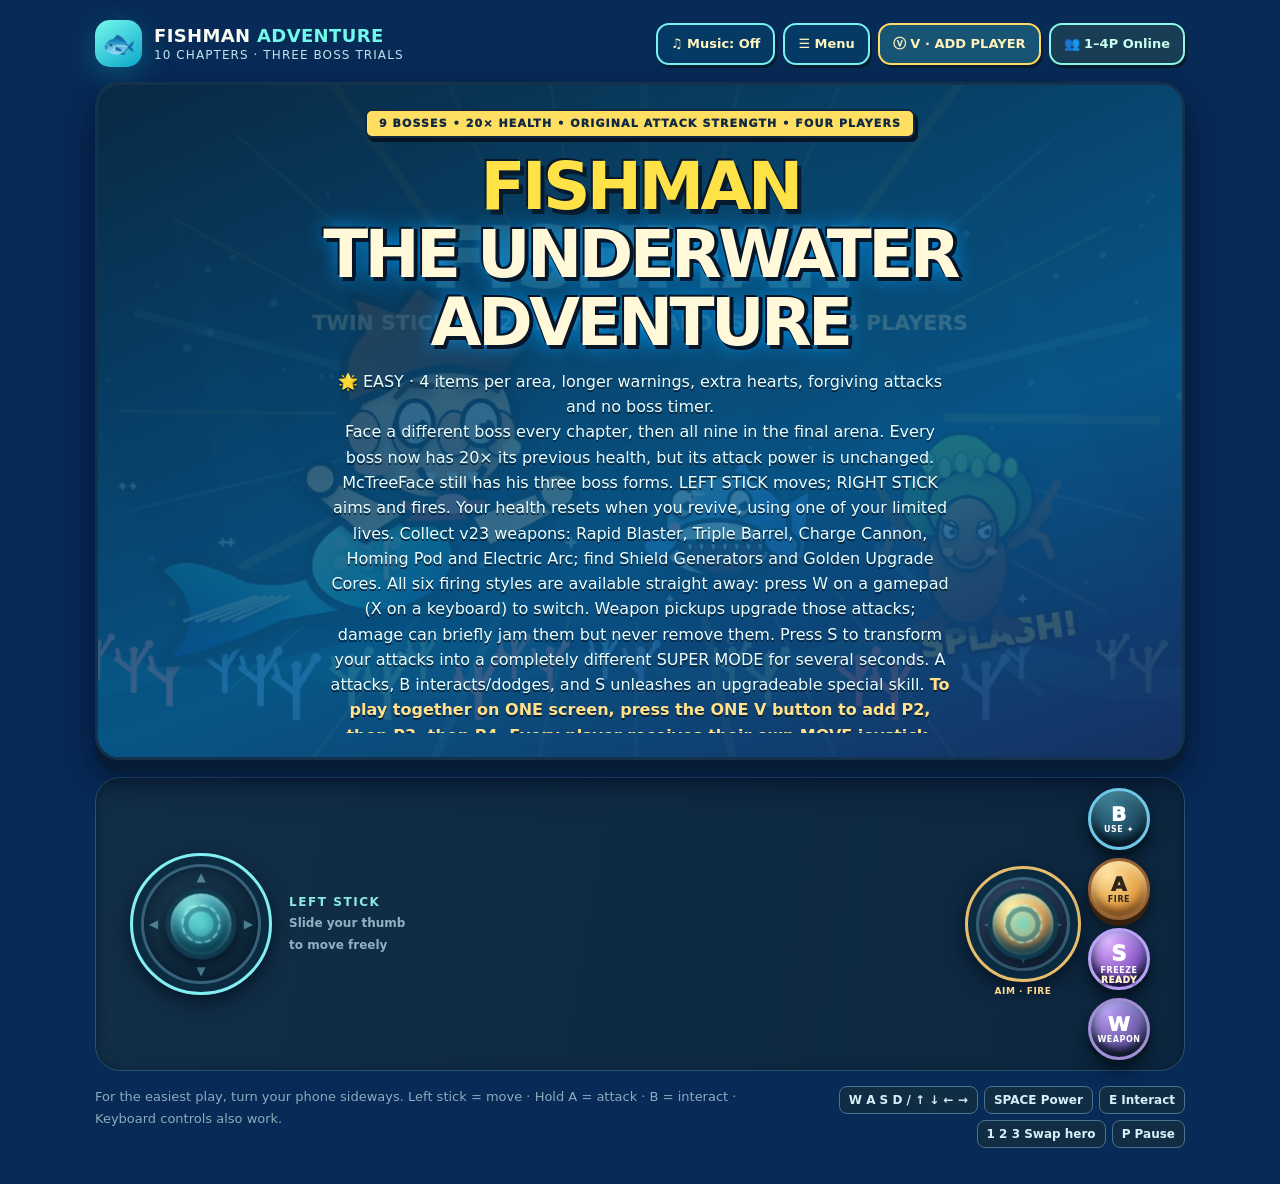
<file: v16-4p/index.html>
<!doctype html>
<html lang="en">
<head>
<meta charset="utf-8"><meta name="theme-color" content="#062a41"><meta name="viewport" content="width=device-width,initial-scale=1,viewport-fit=cover,maximum-scale=1">
<title>Fishman v16 — Up to 4 Players • Nine Bosses</title>
<style>
:root{color-scheme:dark;--bg:#061827;--panel:#102b43;--panel2:#173952;--ink:#f2fbff;--soft:#a9c6d8;--aqua:#62f5eb;--gold:#ffcf65;--pink:#ff7699}
*{box-sizing:border-box}html,body{margin:0;min-height:100%;background:radial-gradient(ellipse at 50% -10%,#174969 0%,#071a2b 53%,#05121f 100%);color:var(--ink);font-family:ui-rounded,system-ui,-apple-system,Segoe UI,Arial,sans-serif}button{font:inherit;cursor:pointer}button:focus-visible{outline:3px solid var(--gold);outline-offset:3px}
.shell{max-width:1130px;margin:auto;padding:20px 20px 36px}.head{display:flex;justify-content:space-between;align-items:center;gap:12px;margin-bottom:15px}.brand{display:flex;align-items:center;gap:12px}.logo{width:47px;height:47px;background:linear-gradient(145deg,#77f8ec,#0aa7cb);color:#063b55;border-radius:15px;display:grid;place-items:center;font-size:27px;box-shadow:0 8px 30px #17c9d347}.brand strong{font-size:18px;letter-spacing:.02em}.brand small{display:block;font-size:12px;color:var(--soft);margin-top:2px;letter-spacing:.09em;text-transform:uppercase}.top-actions{display:flex;gap:8px;flex-wrap:wrap}.tiny-button{border:1px solid #47738c;background:#10334c;color:#e4faff;padding:10px 13px;border-radius:13px;font-size:13px;font-weight:750}.tiny-button:hover{background:#1a4a65}.stage-wrap{position:relative;border:1px solid #426783;border-radius:24px;overflow:hidden;background:#091d31;box-shadow:0 22px 80px #010b18aa,0 0 0 5px #10283a}.stage-wrap canvas{display:block;width:100%;height:auto;aspect-ratio:1000/620;touch-action:none}
.overlay{position:absolute;inset:0;display:flex;align-items:center;justify-content:center;padding:24px;background:linear-gradient(125deg,#071725e8,#0a2941d9);z-index:5}.overlay.hidden{display:none}.screen{width:min(780px,100%);max-height:100%;overflow:auto;text-align:center;scrollbar-width:thin}.tag{display:inline-block;border:1px solid #54c7ca88;background:#2bc6c819;color:#8affec;border-radius:999px;padding:6px 12px;font-size:11px;font-weight:850;letter-spacing:.16em;text-transform:uppercase}.screen h1{font-size:clamp(29px,5.8vw,66px);letter-spacing:-.055em;line-height:1.03;margin:15px 0 12px;text-shadow:0 5px 20px #0006}.screen h1 span{color:#7af9e8}.screen p{color:#c4dcea;line-height:1.58;max-width:620px;margin:0 auto 19px;font-size:clamp(13px,1.5vw,16px)}.primary{border:0;border-radius:15px;background:linear-gradient(135deg,#ffe082,#ffb85e);color:#172a30;padding:14px 23px;font-size:15px;font-weight:900;box-shadow:0 7px 0 #b76c2f,0 12px 30px #ffc65c44}.primary:hover{filter:brightness(1.07);transform:translateY(-2px)}.primary:active{transform:translateY(3px);box-shadow:0 4px 0 #b76c2f}.secondary{border:1px solid #5d8aa1;color:#e2f7ff;background:#1c4057;padding:14px 20px;font-weight:750;border-radius:15px}.secondary:hover{background:#29576e}.buttonrow{display:flex;gap:12px;justify-content:center;align-items:center;flex-wrap:wrap;margin:20px 0 4px}.chaptergrid{display:grid;grid-template-columns:repeat(3,1fr);gap:10px;margin-top:22px}.chapterpick{padding:11px;text-align:left;background:#17364acb;border:1px solid #3b718485;color:#fff;border-radius:13px;min-height:80px;transition:background .2s}.chapterpick:hover:not(:disabled){background:#246280}.chapterpick:disabled{opacity:.44;cursor:not-allowed}.chapterpick b{display:block;font-size:12px;margin-bottom:5px;color:#82f4df}.chapterpick span{font-size:13px;font-weight:800}.tip{margin-top:17px!important;font-size:12px!important;color:#92b3c5!important}.chapter-top{font-size:13px;text-transform:uppercase;letter-spacing:.21em;color:#82eadf;font-weight:900}.portrait{width:132px;height:132px;position:relative;margin:9px auto 0;background:radial-gradient(circle,#2c8799,#12354b 67%);border:2px solid #77d6cf;border-radius:50%;display:grid;place-items:center;font-size:66px;box-shadow:0 0 60px #1fd8ca44}.goals{text-align:left;max-width:475px;margin:19px auto;background:#12374c;padding:13px 18px;border-radius:14px;border:1px solid #4b8da260}.goals strong{display:block;color:#8af8e8;font-size:12px;text-transform:uppercase;letter-spacing:.1em;margin-bottom:5px}.goals div{font-size:14px;color:#d7edf7;line-height:1.6}
.under{display:flex;justify-content:space-between;align-items:flex-start;gap:16px;margin-top:15px}.under p{color:#8dabbd;margin:0;font-size:13px;line-height:1.7}.keys{display:flex;gap:6px;flex-wrap:wrap;justify-content:flex-end}.key{display:inline-block;border:1px solid #49738c;background:#112d43;border-radius:8px;padding:6px 9px;color:#d6eff9;font-size:12px;font-weight:800}.touch{display:flex;justify-content:space-between;gap:12px;align-items:center;margin:17px 0 2px;padding:10px clamp(12px,3vw,34px);touch-action:pan-y;user-select:none;-webkit-user-select:none;background:linear-gradient(100deg,#122f46ee,#0d263bd9);border:1px solid #28536d;border-radius:25px;box-shadow:inset 0 2px 12px #04152688}.stick-unit{display:flex;align-items:center;gap:17px;min-width:0}.stick-base{position:relative;width:142px;height:142px;flex:none;border-radius:50%;border:3px solid #4b8495;background:radial-gradient(circle at 45% 42%,#203f58 0%,#0a2436 66%,#061723 100%);box-shadow:inset 0 0 0 8px #0b2b40,inset 0 0 0 11px #37607a,inset 0 0 24px #010a14,0 7px 18px #020b16aa;touch-action:none;user-select:none;-webkit-user-select:none;cursor:grab;outline:none}.stick-base.active{border-color:#78f4e6;box-shadow:inset 0 0 0 8px #0b2b40,inset 0 0 0 11px #396d80,inset 0 0 24px #010a14,0 0 24px #50e9e877;cursor:grabbing}.stick-base:focus-visible{outline:3px solid #ffdc79;outline-offset:4px}.stick-arrows{position:absolute;inset:12px;display:grid;place-items:center;pointer-events:none;color:#6caebf;font-size:12px;font-weight:900;opacity:.68}.stick-arrows span{position:absolute}.stick-arrows .up{top:2px}.stick-arrows .down{bottom:2px}.stick-arrows .left{left:4px}.stick-arrows .right{right:4px}.stick-knob{position:absolute;left:50%;top:50%;width:71px;height:71px;display:grid;place-items:center;transform:translate(-50%,-50%);border-radius:50%;background:radial-gradient(circle at 34% 25%,#8ce8e1 0%,#3c9fae 35%,#1e6479 67%,#154658 100%);border:5px solid #103a4d;box-shadow:inset 0 3px 7px #c0fff79c,inset 0 -8px 12px #06384b,0 5px 13px #000b18b8;pointer-events:none;will-change:transform}.stick-grip{width:39px;height:39px;border-radius:50%;border:2px dashed #c8fffa70;box-shadow:inset 0 0 0 5px #1b687888;background:radial-gradient(circle,#5edbd5cc,#20768700)}.stick-unit .stick-caption{font-weight:900;letter-spacing:.13em;color:#8de8e2;font-size:12px;line-height:1.8}.stick-caption small{display:block;font-weight:600;letter-spacing:0;color:#91b1c3;font-size:12px}.touch button{touch-action:none;-webkit-tap-highlight-color:transparent;color:white;font-weight:900}.touch-right{display:flex;align-items:center;gap:17px;padding-right:10px}.touch-right .joy-button{position:relative;width:84px;height:84px;border-radius:50%;display:flex;flex-direction:column;justify-content:center;align-items:center;gap:1px;font-size:11px;letter-spacing:.05em;border:4px solid #264a5b;background:radial-gradient(circle at 37% 24%,#3a7891,#19465c 67%,#092538);box-shadow:inset 0 4px 9px #a3f5ee3b,inset 0 -7px 10px #020e1a,0 6px 0 #061724,0 9px 17px #010912aa}.touch-right .joy-button .button-letter{font-size:28px;line-height:1;font-weight:950}.touch-right .joy-button .button-name{font-size:10px}.touch-right .joy-button.action{background:radial-gradient(circle at 32% 24%,#ffe3a1,#e6a64b 54%,#91562b);color:#2e251c;border-color:#966234;box-shadow:inset 0 4px 9px #fff1bfaa,inset 0 -7px 9px #754318,0 6px 0 #37200e,0 9px 17px #010912aa}.touch-right .joy-button.down{transform:translateY(4px);box-shadow:inset 0 4px 9px #071c22,0 2px 0 #061724}.touch-right .joy-button.action.down{box-shadow:inset 0 4px 9px #754318,0 2px 0 #37200e}.controller-note{color:#8dabbd;font-size:11px;white-space:nowrap}.hero-switch{display:none;gap:8px;justify-content:center;align-items:center;margin-top:8px}.hero-switch button{background:#173f57;border:1px solid #4b879a;color:#e3faff;border-radius:10px;padding:9px 13px;font-weight:900}.hero-switch button.selected{background:#ffbd58;color:#193041;border-color:#ffda88}.visually-hidden{position:absolute;width:1px;height:1px;overflow:hidden;clip:rect(0,0,0,0)}
@media (hover:none),(pointer:coarse){.touch{display:flex}.under .keys{display:none}.shell{padding:10px 10px 28px}.stage-wrap{border-radius:16px}.head{margin-bottom:12px}.brand strong{font-size:15px}.brand small{font-size:10px}.logo{width:41px;height:41px}.chaptergrid{grid-template-columns:repeat(2,1fr)}.overlay{padding:12px}.screen p{margin-bottom:9px}.screen h1{margin:8px 0}.screen .portrait{height:70px;width:70px;font-size:38px;margin:0 auto}.buttonrow{margin-top:12px}.goals{margin:10px auto;padding:8px 13px}.goals div{font-size:12px}.goals strong{font-size:10px}}
@media(max-width:570px){.shell{padding:8px 7px 20px}.stage-wrap{border-radius:12px}.head{padding:0 3px}.brand small{display:none}.logo{width:34px;height:34px;font-size:19px;border-radius:9px}.brand{gap:7px}.brand strong{font-size:13px}.tiny-button{padding:7px 8px;font-size:11px}.overlay{padding:7px}.screen h1{font-size:clamp(24px,6vw,32px)}.screen p{font-size:11px;line-height:1.45}.tag{font-size:9px;padding:4px 9px}.primary,.secondary{font-size:12px;padding:9px 12px;border-radius:10px}.chaptergrid{gap:5px;margin-top:10px}.chapterpick{min-height:51px;padding:6px 8px}.chapterpick b{font-size:9px;margin-bottom:2px}.chapterpick span{font-size:10px}.tip{display:none}.touch{padding:10px 11px;border-radius:18px;margin-top:12px;gap:8px}.stick-base{width:125px;height:125px}.stick-knob{width:66px;height:66px}.stick-unit{gap:8px}.stick-unit .stick-caption{font-size:9px}.stick-caption small{font-size:10px;max-width:75px}.touch-right{gap:10px;padding-right:0}.touch-right .joy-button{height:67px;width:67px;border-width:3px}.touch-right .joy-button .button-letter{font-size:23px}.touch-right .joy-button .button-name{font-size:8px}.under{display:none}}
@media(max-width:390px){.stick-base{width:113px;height:113px}.stick-knob{width:61px;height:61px}.stick-caption{display:none}.touch-right .joy-button{width:64px;height:64px}.touch-right{gap:8px}.screen p{font-size:10px}.chaptergrid{grid-template-columns:repeat(3,1fr)}.chapterpick span{font-size:9px}.chapterpick b{font-size:8px}}
/* Phone landscape: the battlefield is fully visible, with a real two-hand controller layout. */
@media (orientation:landscape) and (pointer:coarse) and (max-height:650px){
 html,body{width:100%;height:100%;overflow:hidden;overscroll-behavior:none}
 .shell{width:100%;max-width:none;height:100vh;height:100dvh;overflow:hidden;margin:0;padding:0;display:grid;grid-template-columns:clamp(83px,13vw,130px) minmax(0,1fr) clamp(104px,16vw,151px);grid-template-rows:100%;align-items:center;justify-items:center;gap:0}
 .head{position:fixed;top:3px;right:5px;margin:0;z-index:9;pointer-events:none}
 .head .brand{display:none}
 .head .top-actions{gap:4px;pointer-events:auto}
 .head .tiny-button{padding:4px 7px;font-size:10px;border-radius:8px;background:#0b2c41eb}
 .stage-wrap{grid-column:2;grid-row:1;align-self:center;width:min(100%,calc(100dvh * 1000 / 620));min-width:0;margin:0;border-radius:9px;box-shadow:none;overflow:hidden}
 .stage-wrap canvas{display:block;width:100%;height:auto;aspect-ratio:1000/620}
 .touch{display:contents}
 .stick-unit{grid-column:1;grid-row:1;align-self:center;justify-self:center;justify-content:center;min-width:0;margin:0}
 .stick-caption,.stick-unit .stick-caption{display:none}
 .stick-base{height:clamp(78px,12.5vw,122px);width:clamp(78px,12.5vw,122px)}
 .stick-knob{width:55%;height:55%;border-width:3px}
 .stick-grip{width:60%;height:60%}
 .touch-right{grid-column:3;grid-row:1;align-self:center;justify-self:center;flex-direction:column-reverse;gap:14px;padding:0 0 58px 0;margin:0}
 .touch-right .joy-button{width:clamp(62px,9.5vw,80px);height:clamp(62px,9.5vw,80px);flex:none}
 .touch-right .joy-button .button-letter{font-size:23px}
 .hero-switch{position:absolute;z-index:8;right:4px;bottom:4px;left:auto;transform:none;flex-direction:column;width:clamp(105px,17vw,146px);gap:3px;margin:0}
 .hero-switch button{width:100%;padding:4px 3px;font-size:clamp(9px,1.3vw,11px);border-radius:7px}
 .under{display:none}
 .overlay{padding:7px}
 .screen{width:100%;max-height:100%;overflow:auto}
 .screen h1{font-size:clamp(18px,3.2vw,31px);line-height:1.05;margin:5px 0 6px}
 .screen p{font-size:clamp(10px,1.3vw,12px);line-height:1.3;margin:0 auto 6px}
 .screen .portrait{display:none}
 .screen .tag{font-size:9px;padding:3px 8px}
 .chapter-top{font-size:10px}
 .chaptergrid{grid-template-columns:repeat(3,1fr);gap:4px;margin-top:5px}
 .chapterpick{min-height:38px;padding:4px 6px}
 .chapterpick b{font-size:9px;margin-bottom:2px}
 .chapterpick span{font-size:10px}
 .buttonrow{margin:7px 0 3px;gap:6px}
 .primary,.secondary{padding:7px 10px;font-size:11px;border-radius:10px}
 .goals{margin:5px auto;padding:5px 9px}
 .goals strong{font-size:9px;margin-bottom:2px}
 .goals div{font-size:11px;line-height:1.3}
 .tip{display:none}
}
@media (orientation:landscape) and (pointer:coarse) and (max-width:730px){
 .screen h1{font-size:clamp(18px,3.1vw,25px);margin:3px 0}
 .screen p{font-size:10px;line-height:1.2;margin-bottom:4px}
 .screen .tag{padding:2px 7px}
 .chaptergrid{margin-top:3px;gap:3px}
 .chapterpick{min-height:30px;padding:3px 5px}
 .chapterpick b{font-size:8px;line-height:1.1}
 .chapterpick span{font-size:9px;line-height:1.1}
 .buttonrow{margin:4px 0 2px}
 .primary,.secondary{padding:6px 8px;font-size:10px}
}
@media (orientation:landscape) and (pointer:coarse) and (max-height:350px){
 .stick-base{width:80px;height:80px}
 .touch-right{gap:8px;padding-bottom:48px}
 .touch-right .joy-button{width:55px;height:55px}
 .screen h1{font-size:19px}
 .screen p{font-size:9px;line-height:1.18}
 .chapterpick{min-height:29px}
}

/* Expanded edition: legible stage selection and full-width mobile landscape. */
@media(min-width:750px){.chaptergrid{grid-template-columns:repeat(5,minmax(0,1fr))}}
@media (orientation:landscape) and (pointer:coarse){
  .screen{overscroll-behavior:contain}
  .screen .chaptergrid{grid-template-columns:repeat(5,minmax(0,1fr))}
  .screen .chapterpick{min-height:35px}
  .touch-right{padding-bottom:12px}
  .hero-switch{right:2px;bottom:2px}
}
@media (orientation:landscape) and (pointer:coarse) and (max-height:390px){
 .screen .chaptergrid{margin-top:5px}
 .screen .chapterpick{min-height:32px}
 .screen .chapterpick span{font-size:9px}
 .screen .buttonrow{margin:7px 0 3px}
 .screen h1{font-size:clamp(19px,3.2vw,28px)}
 .touch-right .joy-button{width:clamp(58px,8.1vw,78px);height:clamp(58px,8.1vw,78px)}
}
@media(max-width:500px) and (orientation:portrait){.screen .chaptergrid{grid-template-columns:repeat(2,minmax(0,1fr))}}

/* Three clear, selectable difficulty modes. */
.difficulty-picks{display:grid;grid-template-columns:repeat(3,minmax(0,1fr));gap:9px;max-width:690px;margin:7px auto 8px}
.diff-card{background:#0a273f;border:2px solid #3c637e;border-radius:13px;color:#d6f3ff;padding:9px 10px;min-width:0;text-align:center;box-shadow:inset 0 1px 0 #ffffff22;touch-action:manipulation}
.diff-card strong{display:block;font-size:15px;margin:0 0 3px;white-space:nowrap}.diff-card small{display:block;font-size:11px;color:#c1d9e4;line-height:1.25}
.diff-card.active{border-color:#ffda75;background:#2e5361;box-shadow:0 0 17px #ffe47a30,inset 0 0 0 1px #fff4b155}
.diff-card:focus-visible{outline:3px solid #ffdc79}
@media (orientation:landscape) and (pointer:coarse){.difficulty-picks{gap:4px;margin:4px auto 5px;max-width:640px}.diff-card{padding:3px 5px;border-radius:9px}.diff-card strong{font-size:clamp(10px,1.8vw,13px);margin:0}.diff-card small{font-size:clamp(8px,1.35vw,10px)}.screen .chaptergrid{margin-top:3px}}
@media(max-width:530px) and (orientation:portrait){.difficulty-picks{gap:4px}.diff-card{padding:7px 4px}.diff-card strong{font-size:11px}.diff-card small{font-size:9px}}

</style>
<style>
/* V9: five selectable heroes, legible while playing in landscape */
.hero-switch{flex-wrap:wrap;gap:4px;max-width:96%;}
.hero-switch button{min-width:0;padding:6px 7px;font-size:clamp(9px,1vw,12px)}
.hero-switch button:disabled{opacity:.28;pointer-events:none}
@media (orientation:landscape) and (pointer:coarse), (orientation:landscape) and (any-pointer:coarse){
#heroSwitch{position:absolute!important;z-index:11!important;right:calc(env(safe-area-inset-right,0px) + 4px)!important;bottom:calc(env(safe-area-inset-bottom,0px) + 3px)!important;left:auto!important;transform:none!important;}
.hero-switch{width:clamp(99px,14.2vw,155px)!important;max-height:75dvh;overflow:visible;flex-direction:column;gap:2px}
.hero-switch button{width:100%;min-height:20px;padding:3px 3px;font-size:clamp(9px,1.3vw,12px);line-height:1.1}
}
@media (orientation:portrait) and (pointer:coarse){
.hero-switch{width:min(98%,390px)!important;flex-wrap:wrap;justify-content:flex-end}
.hero-switch button{flex:0 1 30%!important;font-size:9px!important}
}
</style>
<link rel="stylesheet" href="../fit-screen.css?v=6">
<style>
/* Bright comic-book UI to match Fishman comic chapter art. */
:root{--aqua:#71f9ec;--gold:#ffe35c;--ink:#fafdf5;--soft:#b7e9ee}
html,body{background:#072a56}
.stage-wrap{border:3px solid #14324b;background:#03579c;box-shadow:0 12px 0 #071d35,0 18px 35px #000b23b5}
.overlay{background:linear-gradient(160deg,#08233bdc,#075b8fd0 62%,#172e63e3)}
.screen .tag{border:2px solid #122943;background:#ffdf62;color:#122943;border-radius:7px;box-shadow:3px 4px 0 #061525;font-weight:1000;letter-spacing:.1em}
.screen h1{color:#fff8d9;text-shadow:3px 4px 0 #071529,-2px -2px 0 #071529,4px 0 0 #071529,0 0 20px #009af3}
.screen h1 span{color:#ffe247;text-shadow:4px 5px 0 #08192b,-2px -2px 0 #08192b}
.screen p{color:#e9ffff;text-shadow:0 2px 0 #092238}
.screen .diff-card{background:linear-gradient(145deg,#176b99,#083456);border:2px solid #85dafa;box-shadow:3px 3px 0 #021626}
.screen .diff-card.active{background:linear-gradient(145deg,#ffed95,#f9aa46);border-color:#fff7c1;color:#102c42;box-shadow:4px 5px 0 #031b2a}
.screen .diff-card.active strong,.screen .diff-card.active small{color:#092940}
.screen .chapterpick{border:2px solid #5bb5dc;background:linear-gradient(140deg,#126c94,#062c54);box-shadow:2px 3px 0 #031629}
.screen .chapterpick:not(:disabled):active{transform:translateY(2px);box-shadow:0 1px 0 #041626}
.screen .primary{border:2px solid #ffefb0;box-shadow:3px 4px 0 #613c25;background:linear-gradient(#fff184,#ffc753);color:#15233e}
.screen .secondary{border:2px solid #9af4ed;background:linear-gradient(#236aa0,#174171);box-shadow:3px 4px 0 #031e38}
.screen .goals{background:linear-gradient(140deg,#1a5c80,#063152);border:2px solid #8cf7e6;box-shadow:3px 4px 0 #041d31}
.screen .chapter-top{color:#fff184;text-shadow:0 2px 0 #071b31}
.tiny-button{border:2px solid #77f2f1;box-shadow:2px 3px 0 #071d30;background:#063c66f0;color:#fff5bf}
.stick-base{border-color:#83eff5}.touch-right .joy-button{border-color:#6fc7e9}
@media(pointer:coarse){.stage-wrap{box-shadow:none;border-width:2px}}

</style>
<link rel="manifest" href="../manifest.webmanifest">
<meta name="apple-mobile-web-app-capable" content="yes">
<meta name="apple-mobile-web-app-status-bar-style" content="black-translucent">
<style>
/* v10: true twin-stick play, with both Joy-Cons visible on one screen. */
.touch-right{display:flex;align-items:center;justify-content:center;flex-direction:row!important;gap:7px;padding:0!important;min-width:0}
.aim-stick{position:relative;border-color:#e8be6c;background:radial-gradient(circle at 40% 35%,#3e587a,#14263c 73%);flex:none;touch-action:none}
.aim-stick.active{border-color:#ffe389}
.aim-stick .stick-knob{background:radial-gradient(circle at 30% 22%,#fff1a4,#d79d54 55%,#77503b)}
.aim-mark{position:absolute;bottom:-17px;left:0;width:100%;text-align:center;font-weight:900;font-size:9px;letter-spacing:.06em;color:#ffda8e;pointer-events:none}
.action-pair{display:flex;flex-direction:column;align-items:center;justify-content:center;gap:8px;min-width:0;flex:none}
.touch-right .action-pair .joy-button{width:clamp(42px,5.4vw,62px);height:clamp(42px,5.4vw,62px);min-width:42px;min-height:42px;border-width:3px;flex:none}
.touch-right .action-pair .joy-button .button-letter{font-size:20px}
.touch-right .action-pair .joy-button .button-name{font-size:8px}
@media (orientation:landscape) and (pointer:coarse),(orientation:landscape) and (any-pointer:coarse){
.shell{grid-template-columns:clamp(74px,12.4vw,165px) minmax(0,1fr) clamp(121px,19.5vw,225px);gap:2px}
#touchControl .touch-right{grid-column:3;grid-row:1;align-self:center;justify-self:center;flex-direction:row!important;gap:5px;padding:0!important}
#aimStick{width:clamp(69px,10.8vw,128px);height:clamp(69px,10.8vw,128px)}
.action-pair{gap:9px}
#heroSwitch{left:clamp(88px,15vw,174px)!important;right:auto!important;top:calc(env(safe-area-inset-top,0px) + 6px)!important;bottom:auto!important;width:auto!important;max-width:58vw!important;flex-direction:row!important;flex-wrap:wrap;gap:3px!important;transform:none!important;justify-content:flex-start}
#heroSwitch button{width:auto!important;min-height:20px;font-size:clamp(9px,1.12vw,12px)!important;padding:3px 6px!important;background:#17415de8}
}
@media (orientation:landscape) and (max-height:365px) and (pointer:coarse){
#aimStick{width:clamp(64px,9.6vw,85px);height:clamp(64px,9.6vw,85px)}
.action-pair{gap:5px}
.touch-right .action-pair .joy-button{width:42px;height:42px}
}
@media (orientation:portrait) and (pointer:coarse),(orientation:portrait) and (any-pointer:coarse){
#touchControl .touch-right{display:flex;flex-direction:row!important;gap:5px;min-width:0;padding:0!important}
#aimStick{width:min(27vw,14dvh,115px);height:min(27vw,14dvh,115px);min-width:66px;min-height:66px}
.touch-right .action-pair .joy-button{width:clamp(42px,10vw,55px);height:clamp(42px,10vw,55px)}
#heroSwitch{max-width:98vw!important;right:2px!important}
}
@media (pointer:fine) and (hover:hover){.aim-stick{width:116px;height:116px}}
</style>
<style>
/* v15: three-button skill cluster, preserves both thumbsticks in landscape. */
.touch-right .action-pair .joy-button.skill-action{background:radial-gradient(circle at 32% 20%,#e0b2ff,#8958c8 58%,#483b8c);border-color:#b7a2f5;position:relative}
.touch-right .action-pair .joy-button.skill-action.cooling{opacity:.70;filter:saturate(.65)}
.touch-right .action-pair .joy-button.skill-action .button-letter{font-size:clamp(15px,2.1vw,21px)}
.skill-cooldown{position:absolute;bottom:2px;font-size:9px;font-weight:1000;color:#fff6c9;text-shadow:0 2px 3px #2e125e;pointer-events:none}
@media (orientation:landscape) and (pointer:coarse),(orientation:landscape) and (any-pointer:coarse){
 .touch-right .action-pair{gap:clamp(3px,1vh,7px)!important}
 .touch-right .action-pair .joy-button{width:clamp(37px,5.1vw,59px)!important;height:clamp(37px,5.1vw,59px)!important;min-width:37px!important;min-height:37px!important}
}
@media (orientation:landscape) and (max-height:350px) and (pointer:coarse){
 .touch-right .action-pair{gap:3px!important}
 .touch-right .action-pair .joy-button{width:37px!important;height:37px!important}
}
@media (orientation:portrait) and (pointer:coarse),(orientation:portrait) and (any-pointer:coarse){
 .touch-right .action-pair{flex-direction:row!important;gap:2px!important}
 .touch-right .action-pair .joy-button{width:clamp(35px,9.5vw,47px)!important;height:clamp(35px,9.5vw,47px)!important;min-width:35px!important;min-height:35px!important}
 .touch-right .action-pair .joy-button .button-letter{font-size:clamp(16px,4.8vw,20px)}
 .touch-right .action-pair .joy-button .button-name{font-size:7px}
}
</style>
<style>
/* Fishman v16 · 1–4 player online co-op. */
#mpOpen{border-color:#8ff7e5;background:#183d54;color:#c7fff0}
#mpOpen.connected{background:#1d5d5b;color:#edfff8}
.mp-screen[hidden]{display:none!important}
.mp-screen{position:fixed;inset:0;z-index:100;display:flex;justify-content:center;align-items:center;padding:max(12px,env(safe-area-inset-top)) max(12px,env(safe-area-inset-right)) max(12px,env(safe-area-inset-bottom)) max(12px,env(safe-area-inset-left));background:#031322e9;overscroll-behavior:contain}
.mp-panel{width:min(580px,96vw);max-height:90dvh;overflow-y:auto;background:#10334a;border:2px solid #7de7d5;border-radius:18px;padding:18px;color:#edffff;box-shadow:0 10px 80px #0009;font:600 14px system-ui,-apple-system,sans-serif}
.mp-panel h2{font-size:24px;margin:0 0 5px;color:#fcdf79}.mp-panel p{margin:6px 0 12px;color:#c4e0ed;line-height:1.4}
.mp-top{display:flex;justify-content:space-between;align-items:start;gap:10px}.mp-close{font-weight:900;background:#294b61;color:#fff;border:1px solid #547f92;border-radius:9px;padding:7px 12px;min-width:44px;min-height:40px}
.mp-row{display:flex;gap:10px;align-items:center;flex-wrap:wrap;margin:8px 0}
.mp-panel button:not(.mp-close){background:#ffe094;color:#152f40;border:0;border-radius:11px;font:900 14px system-ui;padding:12px 15px;min-height:44px}
.mp-panel button:disabled{opacity:.45;cursor:not-allowed}
.mp-panel input,.mp-panel select{min-width:0;max-width:100%;background:#082637;color:#eaffff;border:1px solid #87c9d4;border-radius:10px;min-height:44px;padding:8px 12px;font:600 16px system-ui}
.mp-panel label{display:flex;gap:7px;flex-direction:column;flex:1;min-width:145px;color:#d7f2ff;font-size:12px}
.mp-status{background:#082637;padding:10px;border-radius:10px;border:1px solid #3b7182;min-height:40px;color:#fff6c2}
.mp-code{font-size:28px;letter-spacing:.17em;font-weight:1000;color:#fff7ba;text-align:center;margin:7px 0}
.mp-small{font-size:11px;color:#b3d4df}.mp-choice{background:#184357;border-radius:12px;padding:11px}
@media (orientation:landscape) and (max-height:430px){.mp-panel{max-height:95dvh;padding:10px}.mp-panel h2{font-size:18px}.mp-panel p{font-size:12px;margin:4px 0}.mp-code{font-size:23px;margin:3px}.mp-panel button:not(.mp-close){min-height:37px;padding:7px 10px}}
 .mp-roster{display:grid;grid-template-columns:repeat(2,minmax(0,1fr));gap:7px;margin:8px 0}
 .mp-slot{background:#092a3e;border:1px solid #426b79;border-radius:9px;padding:8px 10px;font-size:12px}
 .mp-slot strong{color:#ffe29b}.mp-slot.live{border-color:#5ddcaf}
 @media(max-width:420px){.mp-roster{grid-template-columns:1fr}}
</style>

<style id="fourLocalStyle">
/* Same-screen 1–4P: all active players receive a dedicated pair of joysticks and A/B/S. */
.local-add{border-color:#ffdb66!important;color:#fff3bd!important;background:#185474!important}
.local-add:disabled{opacity:.65;cursor:default}
#localControllerBoard{display:none}
html.local-coop,html.local-coop body{min-height:100%!important;height:auto!important;width:100%!important;overflow-x:hidden!important;overflow-y:auto!important;overscroll-behavior:auto!important}
html.local-coop .shell{
 display:flex!important;flex-direction:column!important;align-items:stretch!important;justify-items:unset!important;
 width:100%!important;max-width:1160px!important;height:auto!important;min-height:0!important;max-height:none!important;
 overflow:visible!important;margin:0 auto!important;padding:6px 9px 12px!important;gap:5px!important;
}
html.local-coop .head{position:relative!important;top:auto!important;right:auto!important;z-index:10!important;pointer-events:auto!important;
 margin:0!important;padding:0 2px!important;display:flex!important;justify-content:flex-end!important;min-height:35px!important;flex:none!important}
html.local-coop .head .brand{display:flex!important;margin-right:auto!important}
html.local-coop .head .top-actions{pointer-events:auto!important}
html.local-coop .stage-wrap{display:flex!important;align-items:center!important;justify-content:center!important;
 grid-column:auto!important;grid-row:auto!important;align-self:auto!important;justify-self:auto!important;
 width:min(100%,1080px)!important;max-width:100%!important;height:min(46dvh,460px)!important;
 min-height:170px!important;max-height:460px!important;margin:0 auto!important;flex:none!important}
html.local-coop .stage-wrap canvas{height:100%!important;width:100%!important;max-height:100%!important;object-fit:contain!important;aspect-ratio:auto!important}
html.local-coop .hero-switch,html.local-coop #heroSwitch{position:relative!important;inset:auto!important;right:auto!important;bottom:auto!important;
 z-index:8!important;transform:none!important;width:100%!important;max-width:1080px!important;max-height:none!important;
 flex-direction:row!important;flex-wrap:wrap!important;justify-content:center!important;overflow:visible!important;margin:0 auto!important}
html.local-coop .hero-switch button{width:auto!important;min-height:27px!important;flex:0 1 auto!important;padding:4px 8px!important}
html.local-coop .under{display:none!important}
html.local-coop #localControllerBoard{display:grid!important;grid-template-columns:repeat(2,minmax(0,1fr));gap:7px;
 width:min(100%,1080px);margin:0 auto;align-items:stretch}
#localControllerBoard .local-pad{min-width:0;background:linear-gradient(110deg,#113854,#0d2a44);
 border:2px solid var(--pad-color,#75d4e1);border-radius:12px;padding:5px 7px 8px;
 box-shadow:inset 0 2px 10px #0004;touch-action:pan-y}
#localControllerBoard .local-pad[hidden]{display:none!important}
#localControllerBoard .pad-heading{display:flex;justify-content:space-between;align-items:center;gap:6px;
 font-size:12px;font-weight:900;color:var(--pad-color,#b7f5ff);margin-bottom:4px;min-height:26px}
#localControllerBoard .pad-heading select{min-width:0;max-width:152px;width:45%;padding:3px;border-radius:6px;
 color:#fff7cb;background:#173e58;border:1px solid #619aac;font-size:12px}
#localControllerBoard .pad-controls{display:flex;gap:8px;align-items:center;justify-content:space-around;min-width:0}
#localControllerBoard .pad-stick-wrap{display:flex;align-items:center;flex-direction:column;gap:2px;flex:none;min-width:0}
#localControllerBoard .pad-caption{font-size:9px;line-height:1.1;color:#c5deeb;font-weight:900;letter-spacing:.04em}
#localControllerBoard .stick-base{grid-column:auto!important;grid-row:auto!important;position:relative!important;
 flex:none!important;width:clamp(62px,7.8vw,90px)!important;height:clamp(62px,7.8vw,90px)!important;
 min-width:62px!important;min-height:62px!important;max-width:none!important;max-height:none!important;
 border-width:2px!important}
#localControllerBoard .stick-knob{width:55%!important;height:55%!important;border-width:2px!important}
#localControllerBoard .stick-arrows{inset:9px!important}
#localControllerBoard .pad-buttons,#localControllerBoard .action-pair{display:flex!important;flex-direction:row!important;align-items:center!important;
 justify-content:center!important;gap:4px!important;min-width:0!important;flex:none!important}
#localControllerBoard .pad-button,#localControllerBoard .touch-right .joy-button{width:clamp(33px,4vw,47px)!important;height:clamp(33px,4vw,47px)!important;
 min-width:33px!important;min-height:33px!important;max-width:47px!important;max-height:47px!important;
 border-radius:50%!important;display:flex!important;flex-direction:column!important;align-items:center!important;
 justify-content:center!important;gap:0!important;color:#ecfaff;background:radial-gradient(circle at 35% 25%,#3d8ea7,#113951)!important;
 border:2px solid #6ca5c2!important;box-shadow:0 2px 0 #051a29!important;
 padding:0!important;touch-action:none!important;user-select:none!important;font:900 18px system-ui!important}
#localControllerBoard .pad-button span,#localControllerBoard .button-letter{font-size:17px!important;line-height:1!important}
#localControllerBoard .pad-button small,#localControllerBoard .button-name{font-size:7px!important;line-height:1!important;font-weight:800!important}
#localControllerBoard .pad-attack,#localControllerBoard .joy-button.action{background:radial-gradient(circle at 35% 25%,#ffe2a1,#bf7b34)!important;
 color:#292422!important;border-color:#efbc67!important}
#localControllerBoard .pad-button.down,#localControllerBoard .joy-button.down{transform:translateY(2px)}
#localControllerBoard #touchControl{display:flex!important;flex:1!important;align-items:center!important;justify-content:space-around!important;
 gap:7px!important;width:100%!important;height:auto!important;min-height:0!important;overflow:visible!important;
 margin:0!important;padding:0!important;background:none!important;border:0!important;box-shadow:none!important}
#localControllerBoard #touchControl .stick-unit{display:flex!important;grid-column:auto!important;grid-row:auto!important;
 margin:0!important;min-width:0!important;gap:0!important;justify-self:auto!important}
#localControllerBoard #touchControl .stick-caption{display:none!important}
#localControllerBoard #touchControl .touch-right{display:flex!important;flex-direction:row!important;grid-column:auto!important;
 grid-row:auto!important;align-items:center!important;gap:7px!important;padding:0!important;margin:0!important}
#localControllerBoard .aim-mark{display:none!important}
#localControllerBoard .skill-cooldown{font-size:6px!important}
#localControllerBoard .local-pad.p1 .pad-heading{color:#a6f8ff}
#localControllerBoard .local-pad.p2{--pad-color:#9effdf}
#localControllerBoard .local-pad.p3{--pad-color:#ffdb91}
#localControllerBoard .local-pad.p4{--pad-color:#edb2ff}
@media(max-width:650px){html.local-coop .head .brand{display:none!important}html.local-coop .head .top-actions{width:100%;justify-content:flex-end;gap:4px}}
@media(max-width:570px){html.local-coop #localControllerBoard{grid-template-columns:minmax(0,1fr)}}
@media(orientation:landscape) and (max-height:470px){
 html.local-coop .stage-wrap{height:43dvh!important;min-height:140px!important}
 html.local-coop .shell{gap:2px!important}
 html.local-coop #localControllerBoard{gap:3px}
 #localControllerBoard .local-pad{padding:2px 5px 4px}
 #localControllerBoard .pad-heading{min-height:18px;margin-bottom:1px;font-size:10px}
 #localControllerBoard .stick-base{width:clamp(56px,8.5vh,76px)!important;height:clamp(56px,8.5vh,76px)!important;
 min-width:56px!important;min-height:56px!important}
 #localControllerBoard .pad-caption{font-size:8px}
}
@media(orientation:landscape) and (max-width:850px){#localControllerBoard .pad-controls{gap:3px!important}
 #localControllerBoard .pad-controls .pad-stick-wrap{gap:0}
 #localControllerBoard .pad-button,#localControllerBoard .touch-right .joy-button{width:35px!important;height:35px!important;min-width:35px!important;min-height:35px!important}
 #localControllerBoard .pad-buttons,#localControllerBoard .action-pair{gap:2px!important}
}
</style>

<style id="weaponPowersStyle">
#localControllerBoard .pad-weapon{border-color:#a99bff!important;color:#f7e9ff!important;background:radial-gradient(circle at 35% 25%,#9473d1,#3f3067)!important}
#localControllerBoard .pad-heading{gap:3px}
#localControllerBoard .pad-buttons,#localControllerBoard .action-pair{flex-wrap:wrap;max-width:99px!important;gap:4px!important}
#localControllerBoard .pad-button,#localControllerBoard .touch-right .joy-button{flex:0 0 auto!important}
#localControllerBoard #touchControl .touch-right{min-width:0!important;gap:3px!important}
#localControllerBoard .pad-controls{gap:2px!important}
#localControllerBoard .pad-controls .pad-stick-wrap{flex:none}
#localControllerBoard .pad-heading select{width:42%;max-width:148px}
#localControllerBoard .pad-heading .pad-player-name{font-size:11px;white-space:nowrap}
.touch-right .weapon-action{border-color:#a08fd4;background:radial-gradient(circle at 30% 20%,#b89cf3,#62509d 70%,#322654)}
@media(min-width:900px){#localControllerBoard .pad-buttons,#localControllerBoard .action-pair{max-width:114px!important}}
@media(max-width:670px){#localControllerBoard .pad-button,#localControllerBoard .touch-right .joy-button{width:32px!important;height:32px!important;min-width:32px!important;min-height:32px!important}
 #localControllerBoard .pad-buttons,#localControllerBoard .action-pair{gap:2px!important;max-width:68px!important}}
@media(orientation:landscape) and (max-height:470px){#localControllerBoard .pad-buttons,#localControllerBoard .action-pair{max-width:79px!important}}
</style>

<style id="fishmanCoopStability">
#localControllerBoard .pad-loadout{display:block;color:#f9e3a0;font-size:10px;font-weight:850;line-height:1.3;
 text-align:center;border-radius:6px;background:#041d32c9;padding:2px 3px;margin-bottom:4px;letter-spacing:.02em}
@media(orientation:landscape) and (max-height:470px){
 #localControllerBoard .pad-loadout{font-size:9px;margin-bottom:2px;padding:0 2px}
}
</style>

<style id="fishmanCompactCouchMode">
@media (min-width:350px) and (max-width:570px) and (orientation:portrait) {
 html.local-coop #localControllerBoard{grid-template-columns:repeat(2,minmax(0,1fr))!important;gap:4px!important}
 html.local-coop .stage-wrap{height:35dvh!important;min-height:130px!important}
 #localControllerBoard .local-pad{padding:3px 4px 5px!important}
 #localControllerBoard .pad-controls,#localControllerBoard #touchControl{gap:2px!important}
 #localControllerBoard .stick-base{width:48px!important;height:48px!important;min-width:48px!important;min-height:48px!important}
 #localControllerBoard .pad-button,#localControllerBoard .touch-right .joy-button{width:29px!important;height:29px!important;
   min-width:29px!important;min-height:29px!important;max-width:29px!important;max-height:29px!important}
 #localControllerBoard .pad-buttons,#localControllerBoard .action-pair{max-width:60px!important;gap:1px!important}
 #localControllerBoard .pad-heading{font-size:9px;min-height:23px}
 #localControllerBoard .pad-heading .pad-player-name{font-size:9px;overflow:hidden;text-overflow:ellipsis}
 #localControllerBoard .pad-heading select{max-width:71px;font-size:9px;padding:2px}
 #localControllerBoard .pad-caption{font-size:7px}
 #localControllerBoard .pad-button span,#localControllerBoard .button-letter{font-size:13px!important}
 #localControllerBoard .pad-loadout{font-size:8px!important}
}
</style>
<style id="fishmanV23AbilityLabels">
#localControllerBoard .pad-ability{color:#bca6ff;text-align:center;font-size:9px;line-height:1.3;
 font-weight:850;letter-spacing:.02em;margin-bottom:2px;white-space:nowrap;overflow:hidden;text-overflow:ellipsis}
@media(max-width:570px){#localControllerBoard .pad-ability{font-size:8px}}
</style>
<style id="heroSuperModeHUD">
#localControllerBoard .pad-loadout.super-active{color:#fff5ac!important;background:#6c245d!important;
 border:1px solid #ffdc88;box-shadow:0 0 12px #f28af4a0}
#skillBtn.super-active{border-color:#fff3b3!important;background:radial-gradient(circle at 35% 22%,#fff0a6,#e26dcc 54%,#5c308d)!important;
 box-shadow:0 0 16px #ffbcf3!important}
</style>
</head>
<body>
<main class="shell">
 <header class="head">
  <div class="brand"><div class="logo" aria-hidden="true">🐟</div><div><strong>FISHMAN <span style="color:var(--aqua)">ADVENTURE</span></strong><small>10 chapters · Three boss trials</small></div></div>
  <div class="top-actions"><button class="tiny-button" id="soundBtn" aria-label="Toggle game sound">♫ Music: Off</button><button class="tiny-button" id="menuBtn">☰ Menu</button><button class="tiny-button local-add" id="addPlayerBtn" type="button" title="Press V to add one local player" aria-label="V: add another player on this device">ⓥ V · ADD PLAYER</button><button class="tiny-button" id="mpOpen" aria-label="Open online co-op lobby for up to 4 players">🌐 Online</button></div>
 </header>
 <section class="stage-wrap" aria-label="Fishman playable video game">
  <canvas id="game" width="1000" height="620">Your browser needs HTML5 Canvas to play this game.</canvas>
  <div id="overlay" class="overlay"><div id="screen" class="screen"></div></div>
 </section>
 <div id="heroSwitch" class="hero-switch" aria-label="Choose a character"><button data-hero="fish">1 · 🐟 Fishman</button><button data-hero="kai">2 · 🧪 Kai</button><button data-hero="roxy">3 · 🦖 Roxy</button><button data-hero="humpty">4 · 🥚 Humpty</button><button data-hero="gozilla">5 · 🐲 Gozilla</button></div>
 <div class="touch" id="touchControl" aria-label="Touch game controls">
  <div class="stick-unit"><div id="joystick" class="stick-base" role="group" tabindex="0" aria-label="Move: drag the thumbstick in any direction"><div class="stick-arrows" aria-hidden="true"><span class="up">▲</span><span class="left">◀</span><span class="right">▶</span><span class="down">▼</span></div><div id="stickKnob" class="stick-knob"><span class="stick-grip"></span></div></div><span class="stick-caption">LEFT STICK<small>Slide your thumb<br>to move freely</small></span></div>
  <div class="touch-right" aria-label="Right joystick aims and fires">
  <div id="aimStick" class="stick-base aim-stick" role="group" tabindex="0" aria-label="Right thumbstick: aim and shoot in any direction"><div class="stick-arrows" aria-hidden="true"><span class="up">▲</span><span class="left">◀</span><span class="right">▶</span><span class="down">▼</span></div><div id="aimKnob" class="stick-knob"><span class="stick-grip"></span></div><span class="aim-mark">AIM · FIRE</span></div>
  <div class="action-pair"><button class="joy-button" data-key="interact" aria-label="B button: use or dodge"><span class="button-letter">B</span><span class="button-name">USE</span></button><button class="joy-button action" data-key="action" aria-label="A button: fire toward target"><span class="button-letter">A</span><span class="button-name">FIRE</span></button><button class="joy-button skill-action" data-key="skill" id="skillBtn" aria-label="S button: special skill"><span class="button-letter">S</span><span class="button-name" id="skillName">SKILL</span><span id="skillCooldown" class="skill-cooldown"></span></button><button class="joy-button weapon-action" data-key="weapon" aria-label="W: switch collected weapon"><span class="button-letter">W</span><span class="button-name">WEAPON</span></button></div>
 </div>
 </div>
 <div class="under"><p>For the easiest play, turn your phone sideways. Left stick = move · Hold A = attack · B = interact · Keyboard controls also work.</p><div class="keys"><span class="key">W A S D / ↑ ↓ ← →</span><span class="key">SPACE Power</span><span class="key">E Interact</span><span class="key">1 2 3 Swap hero</span><span class="key">P Pause</span></div></div>
</main>
<div id="mpScreen" class="mp-screen" hidden role="dialog" aria-modal="true" aria-label="Four-player Fishman online co-op">
 <div class="mp-panel"><div class="mp-top"><div><h2>🐟 Fishman v16 · 1–4 Player Co-op</h2><p>Team up for all 10 chapters and the nine-boss arena! P1 hosts; up to three friends join on their own devices with the same room code. Each hero has independent movement, aim, weapons, health, lives and skills.</p></div><button class="mp-close" id="mpClose" aria-label="Close multiplayer panel">✕</button></div>
 <div class="mp-row"><button id="mpHost" type="button">Create private room</button><label>Room code<input id="mpRoom" maxlength="7" autocapitalize="characters" autocomplete="off" spellcheck="false" placeholder="ABC234" /></label><button id="mpJoin" type="button">Join room</button></div>
 <p id="mpStatus" class="mp-status" aria-live="polite">Create a room or enter a friend's code. No account or download needed.</p>
 <div id="mpConnected" hidden><div class="mp-code" id="mpCode"></div>
 <div class="mp-row"><button id="mpCopy">Copy invite link</button><button id="mpLeave">Leave room</button></div>
 <div class="mp-choice"><div class="mp-row"><label>Your hero<select id="mpHero"><option value="fish">🐟 Fishman</option><option value="kai">🧪 Kai</option><option value="roxy">🦖 Roxy</option><option value="humpty">🥚 Humpty</option><option value="gozilla">🐲 Gozilla (unlock)</option><option value="sub">🚤 Submarine</option></select></label><label id="mpChapterLabel">Starting chapter<select id="mpChapter"></select></label></div>
 <p id="mpTeam">Waiting for teammates…</p><div class="mp-roster" id="mpRoster" aria-label="Player roster"></div><div class="mp-row"><button id="mpStart" type="button">▶ Start co-op adventure</button></div></div></div>
 <p class="mp-small">Play with 1–4 people, each on a different device. Anyone can advance the group by pressing B at a completed exit gate. Everyone shares goals and rewards. Revive nearby allies by pressing B. Boss health scales with the team. Uses WebRTC via the public PeerJS signalling server; room codes are invitations, not passwords, and certain networks may block connections. The room ends if P1 leaves.</p>
 </div>
</div>

<script>
/* Fishman Adventures — illustrated comic/game artwork.
   Art direction drawn from the user's Fishman book and McTreeFace comic references. */
(function(){'use strict';
const TAU=Math.PI*2;
const P={ink:'#092239',ink2:'#06192b',cyan:'#39d8f3',blue:'#0874d3',ocean:'#0763ae',white:'#f9fffc',yellow:'#ffe04d',skin:'#ffd3a8',brown:'#613023',darkBrown:'#351e24',leaf:'#59bd58'};
const rng=(n)=>{const v=Math.sin(n*127.1+7.19)*43758.545;return v-Math.floor(v);};
function sh(c,b=12,col='#00182f82',x=0,y=5){c.shadowColor=col;c.shadowBlur=b;c.shadowOffsetX=x;c.shadowOffsetY=y;}
function line(c,coords,w=3,col=P.ink){c.save();c.strokeStyle=col;c.lineWidth=w;c.lineJoin='round';c.lineCap='round';c.beginPath();c.moveTo(coords[0],coords[1]);for(let j=2;j<coords.length;j+=2)c.lineTo(coords[j],coords[j+1]);c.stroke();c.restore();}
function ellipse(c,x,y,rx,ry,fill,edge=P.ink,wide=3,rot=0){c.save();c.beginPath();c.ellipse(x,y,rx,ry,rot,0,TAU);c.fillStyle=fill;sh(c,8);c.fill();c.shadowColor='transparent';c.lineWidth=wide;c.strokeStyle=edge;c.stroke();c.restore();}
function circ(c,x,y,r,fill,edge=P.ink,wide=3){ellipse(c,x,y,r,r,fill,edge,wide);}
function shape(c,path,fill,stroke=P.ink,w=3){c.save();c.beginPath();path(c);sh(c,9,'#00102088');c.fillStyle=fill;c.fill();c.shadowColor='transparent';c.strokeStyle=stroke;c.lineWidth=w;c.lineJoin='round';c.lineCap='round';c.stroke();c.restore();}
function gradient(c,x0,y0,x1,y1,colors){const g=c.createLinearGradient(x0,y0,x1,y1);colors.forEach(([at,col])=>g.addColorStop(at,col));return g;}
function word(c,text,x,y,size,color=P.yellow,angle=-.08){c.save();c.translate(x,y);c.rotate(angle);c.textAlign='center';c.textBaseline='middle';c.lineJoin='round';c.font=`1000 ${size}px system-ui,-apple-system,sans-serif`;c.strokeStyle='#082136';c.lineWidth=Math.max(7,size*.18);c.strokeText(text,0,0);sh(c,8,'#00172d88',3,6);c.fillStyle=color;c.fillText(text,0,0);c.restore();}
function shine(c,x,y,r=10){c.save();c.strokeStyle='#fffdf3b8';c.lineCap='round';c.lineWidth=2.5;c.beginPath();c.moveTo(x-r,y);c.lineTo(x+r,y);c.moveTo(x,y-r);c.lineTo(x,y+r);c.stroke();c.restore();}
function eyes(c,x,y,wide=33,r=11,expr='fun'){for(let i of [-1,1]){ellipse(c,x+i*wide/2,y,r,r*1.23,P.white,'#102238',2.4);circ(c,x+i*wide/2+3,y+2,r*.36,'#14344e','#14344e',1);circ(c,x+i*wide/2+1,y-2,r*.16,P.white,P.white,0);}if(expr==='angry'){line(c,[x-wide/2-r,y-r*1.2,x-wide/2+r,y-r*.2],4,'#362026');line(c,[x+wide/2-r,y-r*.2,x+wide/2+r,y-r*1.2],4,'#362026');}}
function smile(c,x,y,w=30,open=true){c.save();c.beginPath();c.moveTo(x-w/2,y);c.quadraticCurveTo(x,y+(open?26:13),x+w/2,y-1);if(open){c.quadraticCurveTo(x,y+24,x-w/2,y);}c.closePath();c.fillStyle=open?'#742f42':'#5a3037';c.fill();c.lineWidth=3.6;c.strokeStyle=P.ink;c.stroke();if(open){c.fillStyle='#fffdfa';for(const k of [-.31,0,.31]){c.beginPath();c.moveTo(x+w*k-3,y+2);c.lineTo(x+w*k+3,y+2);c.lineTo(x+w*k,y+8);c.fill();}ellipse(c,x,y+17,w*.19,3,'#ff8d93','#ff8d93',0);}c.restore();}
function bob(c,x,y,s,t,phase=0){c.translate(x,y+Math.sin(t*3+phase)*2.6);c.scale(s,s);}
function drawFinn(c,x,y,s,t,form='mermaid'){
 c.save();bob(c,x,y,s,t,x*.1);sh(c,8,'#00081499');ellipse(c,0,53,54,9,'#00152e46','#00152e46',0);
 // Giant turquoise fishtail seen in the transformation panels.
 shape(c,p=>{p.moveTo(-8,10);p.bezierCurveTo(-39,12,-48,40,-85,33);p.bezierCurveTo(-104,24,-120,18,-130,30);p.bezierCurveTo(-114,42,-109,56,-128,74);p.bezierCurveTo(-112,75,-89,65,-68,56);p.bezierCurveTo(-40,50,-9,50,1,33);p.closePath();},gradient(c,-60,12,-85,75,[[0,'#72f7da'],[.55,'#079ec6'],[1,'#083d9a']]),P.ink,5);
 for(let i=0;i<5;i++){line(c,[-116+i*6,54,-81+i*4,42],1.5,'#d8fff5b9');}
 ellipse(c,-20,25,36,25,gradient(c,-38,4,2,51,[[0,'#85ffdf'],[.5,'#15c8d0'],[1,'#0952a6']]),P.ink,4,-.12);
 for(let j=0;j<3;j++)for(let k=0;k<3;k++){c.save();c.globalAlpha=.45;circ(c,-40+j*13,16+k*10,2.8,'#cdfefa','#cdfefa',0);c.restore();}
 // A red scarf recalls Finn's red sweater from the opening pages.
 shape(c,p=>{p.moveTo(-14,-7);p.lineTo(31,-6);p.lineTo(33,6);p.lineTo(-9,7);p.closePath();},gradient(c,0,-7,0,7,[[0,'#ff5c4f'],[1,'#ad1d3d']]),P.ink,3);
 // Arms outstretched in his 'WHOOSH!' swimming pose.
 shape(c,p=>{p.moveTo(-7,2);p.lineTo(-43,-15);p.quadraticCurveTo(-55,-19,-57,-9);p.lineTo(-28,15);p.closePath();},'#ffc79b',P.ink,3.5);
 shape(c,p=>{p.moveTo(22,3);p.lineTo(62,-12);p.quadraticCurveTo(71,-11,69,0);p.lineTo(32,19);p.closePath();},'#ffc79b',P.ink,3.5);
 circ(c,65,-9,9,'#ffd2a4',P.ink,3);circ(c,-50,-15,8,'#ffd2a4',P.ink,3);
 // Large human face with bright expression and brown messy hair.
 ellipse(c,6,-42,39,38,gradient(c,-10,-80,15,-7,[[0,'#ffe7ba'],[.65,'#ffd0a5'],[1,'#e9a379']]),P.ink,4.5);
 for(let i=0;i<4;i++)ellipse(c,-29+i*22,-37,8,11,'#f4ad8f',P.ink,1.1);
 shape(c,p=>{p.moveTo(-37,-50);p.quadraticCurveTo(-43,-75,-30,-86);p.lineTo(-36,-105);p.lineTo(-13,-97);p.lineTo(-3,-110);p.lineTo(15,-98);p.lineTo(38,-105);p.lineTo(31,-86);p.lineTo(53,-84);p.lineTo(40,-63);p.quadraticCurveTo(3,-76,-19,-58);p.closePath();},gradient(c,-23,-107,34,-48,[[0,'#a85a30'],[.65,'#6f3328'],[1,'#351f29']]),P.ink,4);
 line(c,[-13,-55,-7,-61,4,-60],3,'#4b2428');line(c,[19,-61,28,-64,36,-58],3,'#4b2428');
 eyes(c,12,-42,32,9);smile(c,14,-20,32,true);ellipse(c,-24,-21,9,4,'#fa9c8d','#fa9c8d',0);
 circ(c,43,-30,4,'#ffe9ba','#ffe9ba',0);shine(c,-18,24,9);c.restore();
}
function drawKai(c,x,y,s,t){c.save();bob(c,x,y,s,t,.8);ellipse(c,0,50,40,7,'#00152e57','#00152e57',0);
 // Blue jacket and bright inventor bottle.
 shape(c,p=>{p.moveTo(-24,-8);p.quadraticCurveTo(-33,11,-32,32);p.lineTo(31,32);p.quadraticCurveTo(37,11,22,-8);p.closePath();},gradient(c,-24,-10,26,35,[[0,'#289af1'],[.5,'#1455b0'],[1,'#153263']]),P.ink,4);
 line(c,[-1,-4,0,28],3,'#adebff');
 line(c,[-26,10,-45,24],10,'#1862b8');line(c,[25,8,46,0],10,'#155bb7');circ(c,-46,26,7,'#ffd4a1');circ(c,46,2,8,'#ffd4a1');
 shape(c,p=>{p.moveTo(43,-13);p.lineTo(51,-13);p.lineTo(55,5);p.quadraticCurveTo(57,21,43,21);p.quadraticCurveTo(30,21,34,6);p.closePath();},gradient(c,35,-12,53,21,[[0,'#d9fff9'],[.5,'#19eeef'],[1,'#1260ca']]),P.ink,2.5);shine(c,47,0,6);
 for(let k of [-1,1]){ellipse(c,k*17,34,11,15,'#26364e',P.ink,2);}
 ellipse(c,0,-40,35,39,gradient(c,-21,-82,24,-5,[[0,'#ffeed2'],[.7,'#ffd2aa'],[1,'#e79c81']]),P.ink,4);
 // Kai's dark swept hair and massive blue-tinted inventor goggles.
 shape(c,p=>{p.moveTo(-37,-61);p.lineTo(-42,-89);p.lineTo(-29,-85);p.lineTo(-20,-107);p.lineTo(-8,-91);p.lineTo(8,-106);p.lineTo(20,-92);p.lineTo(40,-92);p.lineTo(34,-61);p.quadraticCurveTo(10,-74,-9,-66);p.closePath();},gradient(c,-10,-108,16,-60,[[0,'#6b482e'],[.5,'#2d263a'],[1,'#181c2b']]),P.ink,4);
 // goggles on forehead
 ellipse(c,-15,-70,17,15,'#087eba',P.ink,4);ellipse(c,17,-70,17,15,'#087eba',P.ink,4);
 ellipse(c,-15,-71,12,10,'#8ceaff','#07609f',2);ellipse(c,17,-71,12,10,'#7bedfc','#07609f',2);
 shine(c,-20,-75,7);shine(c,11,-75,7);
 eyes(c,0,-39,31,8,'fun');line(c,[-11,-16,12,-16],2,'#8f4141');circ(c,-27,-27,3,'#ffc7a3','#ffc7a3',0);c.restore();}
function drawShark(c,x,y,s,t,color='#398ce6'){c.save();bob(c,x,y,s,t,x*.2);ellipse(c,1,30,54,8,'#00112a44','#00112a44',0);
 // Chunky happy shark from the comic's Shark Family panel.
 shape(c,p=>{p.moveTo(23,-5);p.lineTo(65,-30);p.lineTo(60,27);p.lineTo(22,17);p.closePath();},color,P.ink,4);
 shape(c,p=>{p.moveTo(-2,-26);p.lineTo(11,-58);p.lineTo(29,-26);p.closePath();},color,P.ink,3.5);
 ellipse(c,0,-1,48,39,gradient(c,-20,-36,28,38,[[0,'#80d9ff'],[.4,color],[1,'#1352a8']]),P.ink,4.5);
 ellipse(c,-7,17,41,22,'#ecfff4',P.ink,3.5);
 shape(c,p=>{p.moveTo(-40,12);p.quadraticCurveTo(-4,11,32,13);p.quadraticCurveTo(9,52,-27,29);p.closePath();},'#5e283b',P.ink,3.7);
 for(let i=0;i<7;i++){const xx=-31+i*9;shape(c,p=>{p.moveTo(xx,13);p.lineTo(xx+5,13);p.lineTo(xx+3,21);p.closePath();},P.white,P.ink,1.4);}
 eyes(c,-12,-18,44,9);ellipse(c,-51,13,14,10,color,P.ink,3,-.4);ellipse(c,42,13,14,10,color,P.ink,3,.3);
 circ(c,-40,1,4,'#f6a0bb','#f6a0bb',0);shine(c,-25,-25,7);c.restore();}
function drawNaughty(c,x,y,s,t,bandaged=false){c.save();bob(c,x,y,s,t,x*.04);ellipse(c,0,74,60,12,'#00162c66','#00162c66',0);
 // Root legs and articulated branches frame the face.
 line(c,[-18,39,-34,74,-53,78],19,'#533428');line(c,[20,40,38,72,57,77],19,'#533428');
 for(const z of [-1,1]){line(c,[z*30,-12,z*67,-31,z*90,-61],17,'#6c4330');line(c,[z*69,-34,z*88,-27,z*96,-6],9,'#8d5a36');line(c,[z*89,-61,z*104,-89],9,'#735037');}
 ellipse(c,0,6,47,68,gradient(c,-30,-59,33,61,[[0,'#b78951'],[.5,'#8d542d'],[1,'#56332c']]),P.ink,5);
 for(let k=0;k<5;k++){line(c,[-25+k*12,3,-22+k*12,45],1.5,'#51372d82');}
 for(const [ox,oy,rx,ry,col] of [[-38,-67,38,40,'#3b9e54'],[39,-71,37,42,'#277d52'],[-7,-105,44,42,'#74cb4a'],[6,-60,52,45,'#5bb04b']])ellipse(c,ox,oy,rx,ry,col,P.ink,4);
 ellipse(c,0,-31,35,43,gradient(c,-20,-71,26,0,[[0,'#c89a5d'],[1,'#895234']]),P.ink,4);
 // mischievous scowl and expressive eyes
 eyes(c,0,-35,40,9,'angry');
 c.save();c.strokeStyle='#3f2024';c.lineWidth=5;c.beginPath();c.arc(1,-14,18,.1,Math.PI-.1);c.stroke();c.restore();
 ellipse(c,-22,-10,6,4,'#eaa46a','#eaa46a',0);ellipse(c,27,-10,6,4,'#eaa46a','#eaa46a',0);
 for(let i=0;i<6;i++)ellipse(c,-45+i*19,-113+(i%2)*6,8,12,'#89e96f','#2f7745',1.4);
 if(bandaged){c.save();c.rotate(-.18);shape(c,p=>{p.rect(-40,-48,82,17);},'#f9f3de',P.ink,2.8);shape(c,p=>{p.rect(-37,5,76,14);},'#f9f3de',P.ink,2.8);line(c,[-33,-37,33,-45],2,'#a6b4b6');c.restore();}
 c.restore();}
function drawRoxy(c,x,y,s,t){c.save();bob(c,x,y,s,t,1.4);ellipse(c,0,55,56,10,'#00182f55','#00182f55',0);
 shape(c,p=>{p.moveTo(-23,21);p.quadraticCurveTo(-59,29,-84,54);p.quadraticCurveTo(-65,13,-20,7);p.closePath();},'#269c70',P.ink,4);
 ellipse(c,-4,2,47,43,gradient(c,-34,-42,31,56,[[0,'#77edac'],[.6,'#25b884'],[1,'#126e68']]),P.ink,5);
 ellipse(c,4,9,28,28,'#a5f5b9',P.ink,2.4);ellipse(c,30,-42,45,35,'#3ecb94',P.ink,4.5);
 ellipse(c,61,-25,33,17,'#65e5a7',P.ink,3.2);
 for(let k of [-1,1]){ellipse(c,k*22,46,17,13,'#1e7a72',P.ink,3.3);}
 ellipse(c,24,-51,13,15,P.white,P.ink,2.5);circ(c,26,-49,6,'#102b4f',P.ink,1);circ(c,25,-51,2,'#fff','#fff',0);
 smile(c,57,-17,26,false);
 for(let j=0;j<3;j++)shape(c,p=>{p.moveTo(45+j*12,-17);p.lineTo(52+j*12,-8);p.lineTo(56+j*12,-18);p.closePath();},'#fff9ea',P.ink,1);
 ellipse(c,-44,-4,13,9,'#3abe91',P.ink,2);shine(c,-18,-32,9);c.restore();}
function drawSubmarine(c,x,y,s,t){c.save();bob(c,x,y,s,t,2);
 // Especially large/visible player craft, with comic book 3D shading and beacon.
 c.save();const beacon=c.createRadialGradient(0,0,2,0,0,160);beacon.addColorStop(0,'#ffed6a77');beacon.addColorStop(1,'#ffe04900');c.fillStyle=beacon;c.fillRect(-170,-170,340,340);c.restore();
 ellipse(c,0,48,116,15,'#05152c70','#05152c70',0);
 for(let i=0;i<5;i++)circ(c,-120-((t*22+i*40)%190),-20+Math.sin(t+i)*28,3+i%3,'#92fcfa','#67b4da',1);
 // fins + powered propeller
 line(c,[-100,0,-141,0],13,'#255d78');
 c.save();c.translate(-139,0);c.rotate(t*7);for(let i=0;i<4;i++){c.rotate(Math.PI/2);ellipse(c,0,-18,9,20,'#ffd45a',P.ink,2);}c.restore();
 shape(c,p=>{p.moveTo(-78,-16);p.lineTo(-107,-52);p.lineTo(-37,-43);p.closePath();},'#e5a326',P.ink,3);
 ellipse(c,0,0,105,48,gradient(c,-40,-55,25,59,[[0,'#fff5ad'],[.31,'#ffdc50'],[.72,'#f8b535'],[1,'#a65c23']]),P.ink,6);
 ellipse(c,-4,-27,87,13,'#fff6a37a','#fff6a3',1);
 shape(c,p=>{p.moveTo(-20,-38);p.lineTo(-15,-77);p.quadraticCurveTo(4,-87,31,-77);p.lineTo(43,-39);p.closePath();},'#ffd85a',P.ink,4);
 line(c,[6,-80,6,-107,39,-107],10,'#c68728');circ(c,42,-107,11,'#fff59b',P.ink,3);
 for(let j=0;j<3;j++){circ(c,-55+j*55,0,22,'#22659d',P.ink,4);circ(c,-55+j*55,0,16,gradient(c,-62+j*55,-17,-49+j*55,15,[[0,'#9ffff8'],[.45,'#4cd5fa'],[1,'#1175c1']]),P.ink,2.7);shine(c,-58+j*55,-8,6);}
 shape(c,p=>{p.moveTo(38,32);p.quadraticCurveTo(67,44,88,25);p.lineTo(72,40);p.closePath();},'#db8c24',P.ink,3);
 word(c,'YOU',12,32,16,P.white,0);c.restore();}
const seaCreatures=Array.from({length:42},(_,i)=>({x:30+rng(i+12)*960,y:125+rng(i+80)*400,s:6+rng(i+9)*16,p:rng(i+31)*6.28}));
function depth(c,level,t){c.save(); // Add translucent painted layers *behind* gameplay characters.
 const sea=[0,2,4,5,6,7,9].includes(level);
 if(sea){
   const wash=gradient(c,0,115,0,560,[[0,'#47dfff09'],[.5,'#0358a900'],[1,'#002f6630']]);c.fillStyle=wash;c.fillRect(0,90,1000,530);
   for(let i=0;i<8;i++){const x=60+i*150+Math.sin(t*.24+i)*18;c.beginPath();c.moveTo(x,-10);c.lineTo(x+38,610);c.lineTo(x+111,610);c.closePath();c.fillStyle=i%2===0?'#8ef9fa0e':'#c0fff40b';c.fill();}
   for(let i=0;i<seaCreatures.length;i++){const o=seaCreatures[i],x=(o.x+t*(i%4+2)*1.9)%1030-15,y=o.y+Math.sin(t*1.5+o.p)*11;c.save();c.globalAlpha=.07+(i%3)*.02;c.fillStyle=i%4===0?'#00275a':'#a7fff5';c.beginPath();c.ellipse(x,y,o.s*1.8,o.s*.8,0,0,TAU);c.fill();c.beginPath();c.moveTo(x+o.s,y);c.lineTo(x+o.s*2.1,y-o.s);c.lineTo(x+o.s*2.1,y+o.s);c.fill();c.restore();}
   for(let i=0;i<13;i++){const x=12+i*83+Math.sin(t*.5+i)*4,y=520+i%3*12;c.save();c.globalAlpha=.16;for(let j=0;j<3;j++)line(c,[x,y+95,x+Math.sin(t+i+j)*19+j*9,y-10-j*17],3,'#38ffb2');c.restore();}
 } else if(level===1||level===8){for(let i=0;i<12;i++){const x=(i*107+12)%1000,y=540;for(let j=0;j<3;j++){c.save();c.globalAlpha=.10;c.strokeStyle=i%2?'#aafa89':'#0a351f';c.lineWidth=8-j*2;c.beginPath();c.moveTo(x,y+80);c.quadraticCurveTo(x+Math.sin(t*.25+j+i)*23,y-90,x-18+j*20,y-180-j*34);c.stroke();c.restore();}}}
 else if(level===3){c.save();c.fillStyle='#ffd35c24';for(let i=0;i<9;i++){const x=i*137;c.beginPath();c.moveTo(x,150);c.lineTo(x+80,615);c.lineTo(x+130,615);c.closePath();c.fill();}c.restore();}
 c.restore();}
function menuDec(c,t){c.save();for(let i=0;i<28;i++){let a=i*TAU/28+t*.018,x=500+Math.cos(a)*480,y=305+Math.sin(a)*410;c.save();c.globalAlpha=.2;c.strokeStyle=i%2?'#8affed':'#ffe84a';c.lineWidth=i%3===0?8:3;c.beginPath();c.moveTo(500+Math.cos(a)*280,305+Math.sin(a)*190);c.lineTo(x,y);c.stroke();c.restore();}for(let i=0;i<17;i++){let x=(i*83+30)%1000,y=370+(i%4)*52;shine(c,x+Math.sin(t*.4+i)*10,y,2+i%3);}word(c,'SPLASH!',831,510,30,'#ffe95e',-.15);c.restore();}
function onTop(c,t,level){c.save();c.globalAlpha=.11;c.fillStyle='#000a20';for(let i=0;i<12;i++)for(let j=0;j<8;j++){const x=i*91+(j%2)*12,y=j*81+4;if(x<200&&y<120)continue;circ(c,x,y,1.2,'#09203e','#09203e',0);}c.globalAlpha=.52;c.strokeStyle='#07182a';c.lineWidth=6;c.strokeRect(4,4,992,612);c.strokeStyle='#95fdff81';c.lineWidth=1.6;c.strokeRect(13,13,974,594);c.restore();}
window.FishmanComicArt={fishman:drawFinn,kai:drawKai,shark:drawShark,naughty:drawNaughty,roxy:drawRoxy,submarine:drawSubmarine,depth,menuDec,onTop};
})();

</script>
<script>
/* Original procedural adventure music — user-enabled Web Audio on iOS Safari. */
(function(){'use strict';
let ctx,master,clock=null,on=false,lastScene='',step=0;
const melodies={
 menu:[392,523,587,659,587,523,440,494,523,659,784,698,659,523,494,440],
 ocean:[330,392,440,494,523,494,440,392,330,392,494,587,523,440,392,294],
 science:[330,392,523,587,659,587,523,440,392,330,349,440,494,440,392,330],
 jungle:[220,262,330,349,392,349,330,262,247,294,349,392,440,392,294,247],
 city:[349,440,523,587,698,587,523,440,392,466,587,698,784,698,587,466],
 boss:[220,261.63,329.63,311.13,293.66,233.08,261.63,220,329.63,392,415.30,349.23,311.13,261.63,233.08,196],
 submarine:[261.63,329.63,349.23,392,440,392,349.23,329.63,293.66,349.23,392,493.88,440,392,349.23,293.66],
 victory:[392,523,659,784,880,784,698,659,784,880,1046,988,880,784,698,659]
};
const bass={menu:[130.81,164.81,146.83,196],ocean:[130.81,130.81,146.83,164.81],science:[164.81,174.61,196,164.81],jungle:[110,130.81,123.47,146.83],city:[174.61,196,220,174.61],boss:[110,116.54,98,103.83],submarine:[130.81,146.83,164.81,146.83],victory:[196,220,261.63,293.66]};
const bpm={menu:118,ocean:116,science:125,jungle:125,city:139,boss:158,submarine:112,victory:128};
function context(){try{if(!ctx){const Audio=window.AudioContext||window.webkitAudioContext;if(!Audio)return false;ctx=new Audio();master=ctx.createGain();master.gain.value=.32;master.connect(ctx.destination);}if(ctx.state==='suspended')ctx.resume();return true;}catch{return false;}}
function note(freq,duration,at,timbre='sine',volume=.032){if(!ctx||!on)return;const osc=ctx.createOscillator(),env=ctx.createGain(),filter=ctx.createBiquadFilter();osc.type=timbre;osc.frequency.setValueAtTime(freq,at);filter.type='lowpass';filter.frequency.setValueAtTime(timbre==='sawtooth'?1800:2700,at);env.gain.setValueAtTime(.0001,at);env.gain.exponentialRampToValueAtTime(volume,at+.012);env.gain.exponentialRampToValueAtTime(.0001,at+duration);osc.connect(filter);filter.connect(env);env.connect(master);osc.start(at);osc.stop(at+duration+.04);}
function keyFor(state){if(state.scene==='menu'||state.scene==='intro')return 'menu';if(['chapterWin','gameWin'].includes(state.scene))return 'victory';if(state.level===4)return 'boss';if(state.level===5)return 'submarine';if(state.level===0)return 'science';if([1,8].includes(state.level))return 'jungle';if(state.level===3)return 'city';return 'ocean';}
let state={scene:'menu',level:0,difficulty:'classic'};
function playTick(){if(!on||document.hidden||!context())return;const key=keyFor(state),arr=melodies[key]||melodies.ocean,tick=60/bpm[key]/2,at=ctx.currentTime+.02;
 const n=arr[step%arr.length];note(n,tick*.82,at,key==='boss'?'sawtooth':'triangle',key==='boss'?.021:.030);
 if(step%2===0){note(bass[key][Math.floor(step/4)%4],tick*1.8,at,'sine',.048);if(key==='ocean'||key==='submarine')note(n*.5,tick*1.7,at,'sine',.012);}
 if(step%4===3){note(n*2,tick*.38,at+.03,'sine',.009);}
 step++;
}
function stop(){if(clock!==null){clearInterval(clock);clock=null;}}
function startMusic(){stop();if(!on||!context())return;const k=keyFor(state);lastScene=k;step=0;playTick();clock=setInterval(playTick,60000/bpm[k]/2);}
function toggle(value,newState){on=!!value;if(newState)state={...state,...newState};if(on)startMusic();else stop();return on;}
function update(newState){if(newState)state={...state,...newState};if(on&&keyFor(state)!==lastScene)startMusic();}
function resume(){if(on&&!document.hidden)startMusic();}
function status(){return {on,track:lastScene};}
document.addEventListener('visibilitychange',()=>{if(document.hidden)stop();else resume();});
window.FishmanMusic={toggle,update,status};
})();

</script>
<script>
(()=>{'use strict';
const cv=document.getElementById('game'),c=cv.getContext('2d'),W=1000,H=620,overlay=document.getElementById('overlay'),screen=document.getElementById('screen'),switchEl=document.getElementById('heroSwitch');
const net=()=>window.FishmanNet;let coopAimOverride=null;let coopActionSlot=1;
function coopSize(){const n=net();return n?.role==='host'||n?.role==='local'?1+Object.values(n.players||{}).filter(p=>p.connection?.open).length:n?.role==='guest'?1+Object.keys(g?.coopPlayers||{}).length:1;}
const chapters=[
 {title:'The Fishman Experiment',short:'The Experiment',icon:'🧪',lead:'Something extraordinary is brewing.',story:'Kai experiments with an aquatic formula. Explore a continuous laboratory run with four zones in each of two wings for ingredients, then complete the mixture that will turn Finn into Fishman.',task:'Travel through two long laboratory runs, each with four scrolling zones. Collect four ingredients in each, then press B at the mixer.',ending:'The glowing fish gulps down the mixture and bites Finn. WHOOSH! Finn transforms into Fishman!'},
 {title:'Naughty’s Secret Power',short:'Forest Escape',icon:'🌳',lead:'The forest has come alive.',story:'Naughty McTreeFace steals Kai’s potion to rescue Barky, and his roots take over the forest. Collect anti-root seeds to escape the tangled glades.',task:'Explore two forest clearings, collecting four seeds in each. Shield with A; escape at the golden gate with B.',ending:'Kai escapes the roots. Naughty is stronger than ever, and his next target is the city.'},
 {title:'Underwater Allies',short:'Shark Family',icon:'🦈',lead:'Recruit the ocean heroes.',story:'Fishman enters the coral reef to find the Shark Family and gather bubble pearls for their journey. Watch out for jellyfish!',task:'Recruit four sharks in Area 1, then collect four pearls in Area 2. Aim the bubble blaster with A; collect stars and upgrade treats. Press B at the coral arch.',ending:'The Shark Family is reunited! They race toward the city after hearing Naughty’s dangerous threat.'},
 {title:'Roxy’s City Battle',short:'City Rescue',icon:'🦖',lead:'The countdown is ticking.',story:'Roxy and Kai must disarm dangerous devices across TWO long city districts, each containing four connected zones before Naughty can damage the city.',task:'Disarm four devices in each district (eight total) by pressing B near them. Switch between Roxy and Humpty. Use A to aim fire breath or roll into roots. Beat the timer!',ending:'Eight devices disabled! Humpty Dumpty cracks open and transforms into tiny GOZILLA, whose powerful laser can fight Naughty at the fortress!'},
 {title:'McTreeFace: The Three Trials',short:'McTreeFace Boss',icon:'⚡',lead:'A spectacular three-act showdown!',story:'Trial I: Fight Naughty’s flying BARKSHIP and dodge its leaf blades and seed volleys. Trial II: Naughty opens portals and summons giant roots. Trial III: He wears a crackling THORN CROWN and unleashes cannons and gravity vortices.',task:'Move with the joystick. HOLD A to attack and drag A or tap the battlefield to AIM. TAP B for a short invincible dodge, then wait for it to recharge. Watch the RED telegraphs, swap heroes automatically at phase transitions, and break the crown shield in the final act.',ending:'Fishman, Kai and Roxy shatter the Thorn Crown! The puffer-fish army arrives, and Naughty tumbles into a heap of bandages.'},
 {title:'The Yellow Submarine',short:'Submarine Rescue',icon:'🚤',lead:'YOU pilot the BRIGHT YELLOW SUBMARINE!',story:'The large, glowing yellow submarine marked YOU is your character. Steer it with the left thumbstick, approach bandaged Naughty, and press B to capture him. Collect two yellow passes, then dock at the prison. In Part 2, collect four power cells to open his cell.',task:'FOLLOW THE YELLOW SUBMARINE MARKED YOU. PART 1: Approach Naughty and press B, collect two passes, then press B at the prison dock. PART 2: Collect four cells and press B at the dock.',ending:'The cell locks shut with Naughty McTreeFace safely inside. But his father Barky has vanished into the depths…'},
 {title:'The Sunken Library',short:'Sunken Library',icon:'📚',lead:'An ancient secret beneath the waves.',story:'The old ocean library may reveal where Barky has gone. Find four lost scrolls in each of its two chambers.',task:'Explore both library chambers. Collect eight ancient scrolls and activate the glowing archive with B.',ending:'A magical map reveals Barky’s hidden route through the dangerous Whirlpool Caverns.'},
 {title:'Whirlpool Caverns',short:'Whirlpool Caverns',icon:'🌀',lead:'Follow the swirling current.',story:'Dive into twisting tunnels where glowing pearls mark a safe path. Bubble pulses can stun the jellyfish guarding them.',task:'Collect eight current pearls over two caverns. Use A for bubble pulses and B to enter the next tunnel.',ending:'Fishman escapes the whirlpools and spots an enormous green fortress among the mangrove roots.'},
 {title:'Barky’s Root Fortress',short:'Barky’s Fortress',icon:'🌲',lead:'The true troublemaker is revealed.',story:'Roxy smashes through Barky’s fortress. Shut down two sets of magical root generators before Barky can rebuild Naughty’s tree army.',task:'Collect eight glowing root cores in two fortress areas. Press A to stun roots and B at the fortress gate.',ending:'The root machines are quiet! Barky flees into a secret tunnel. The ocean is safe for now.'},
 {title:'The Final Boss Arena',short:'Boss Gauntlet',icon:'🏆',lead:'Nine villains. One ocean champion.',story:'All nine bosses return for a final showdown. Defeat every challenger in the boss arena to earn the title Ocean Champion.',task:'Survive nine sequential boss battles. Use your twin-stick aim, upgraded skills, and remaining lives to defeat them all!',ending:'ALL NINE BOSSES ARE DEFEATED! The Shark Family cheers as Fishman, Kai, Roxy, Humpty and Gozilla celebrate beneath the ocean lights!'}
];
const N=chapters.length;let BOSS_MAX=240;
let difficulty='classic';try{const prior=localStorage.getItem('fishmanDifficulty');if(['classic','expert','nightmare'].includes(prior))difficulty=prior;}catch{}
let hardMode=difficulty!=='classic';const nightmare=()=>difficulty==='nightmare';const BOSS_HEALTH_MULTIPLIER=20;const chapterLives=()=>nightmare()?2:hardMode?3:5;const difficultyTitle=()=>({classic:'EASY',expert:'HERO',nightmare:'NIGHTMARE'})[difficulty];
const extraA=[[307,496],[714,288]],extraB=[[290,345],[726,490]];
const lastA=[[162,348],[860,373]],lastB=[[166,303],[851,392]];
let unlock=1;try{unlock=Math.max(1,Math.min(N,+localStorage.getItem('fishmanUnlock')||1));}catch{}
let scene='menu',level=0,g=null,t=0,last=0,ctxAudio=null,soundOn=false,particles=[],toast='',toastLife=0,keys={},held={},buttonCD=0;
const heroNames={fish:'Bubble Blaster',kai:'Potion Launcher',roxy:'Fire Breath',humpty:'Rolling Egg',gozilla:'Laser Beam',sub:'Torpedoes'};
const skillNames={fish:'Bubble Dome',kai:'Time Flask',roxy:'Thunder Roar',humpty:'Shell Dash',gozilla:'Magnet Stomp',sub:'Sonar Shield'};
const skillShort={fish:'DOME',kai:'FREEZE',roxy:'ROAR',humpty:'DASH',gozilla:'MAGNET',sub:'SONAR'};
const progress={stars:0,upgrades:{fish:1,kai:1,roxy:1,humpty:1,gozilla:1,sub:1},skillUpgrades:{fish:1,kai:1,roxy:1,humpty:1,gozilla:1,sub:1},godzilla:false,picked:{}};
try{const old=JSON.parse(localStorage.getItem('fishmanV9')||'null');if(old&&typeof old==='object'){
 progress.stars=Math.max(0,Number(old.stars)||0);progress.godzilla=!!old.godzilla;
 for(const hero of Object.keys(progress.upgrades)){progress.upgrades[hero]=Math.max(1,Math.min(5,Number(old.upgrades?.[hero])||1));progress.skillUpgrades[hero]=Math.max(1,Math.min(5,Number(old.skillUpgrades?.[hero])||1));}
 if(old.picked&&typeof old.picked==='object')progress.picked=old.picked;
}}catch{}
const aim={manual:false,point:null,vx:1,vy:0,pointer:null};const rightStick={x:0,y:0,pointerId:null};let cameraX=0;
function saveProgress(){try{localStorage.setItem('fishmanV9',JSON.stringify(progress));}catch{}}
function heroUpgrade(hero){return Math.max(1,progress.upgrades[hero]||1);}
function heroSkillLevel(hero){return Math.max(1,progress.skillUpgrades[hero]||1);}
function skillRecharge(hero){const base={fish:13.0,kai:15.0,roxy:12.0,humpty:10.0,gozilla:15.5,sub:12.5}[hero]||12;return Math.max(5.2,base-(heroSkillLevel(hero)-1)*1.12);}
function updateSkillButton(){if(coopActionSlot!==1)return;const b=document.getElementById('skillBtn');if(!b)return;
 const p=net()?.role==='guest'?g?.coopPlayers?.[net()?.slot]||g:g;
 const key=p?.hero||heroFor(level),superTime=Math.max(0,p?.skillEffect||0),ready=scene==='playing'&&p&&(p.skillCooldown||0)<=0,cd=Math.max(0,p?.skillCooldown||0);
 const label=document.getElementById('skillName'),counter=document.getElementById('skillCooldown');
 label.textContent=superTime>.05?'SUPER!':skillShort[key]||'SKILL';counter.textContent=superTime>.05?superTime.toFixed(1)+'s':cd>.05?cd.toFixed(1)+'s':'READY';
 b.classList.toggle('super-active',superTime>.05);b.classList.toggle('cooling',cd>.05&&superTime<=.05);b.setAttribute('aria-label',`${skillNames[key]||'Special skill'} level ${heroSkillLevel(key)}. ${cd>.05?'Recharges in '+cd.toFixed(1)+' seconds':'Ready. Tap to activate.'}`);
 b.title=superTime>.05?'SUPER ATTACK TRANSFORMATION · '+superTime.toFixed(1)+' SECONDS LEFT':(skillNames[key]||'Skill')+' · Lv.'+heroSkillLevel(key)+(ready?' · READY':' · '+cd.toFixed(1)+'s');}
function skillLevelUp(hero,reason){const was=heroSkillLevel(hero);if(was>=5){g.hp=Math.min(g.maxHp,g.hp+1);say(skillNames[hero]+' MASTERED! +1 HEALTH',2.5);return;}
 progress.skillUpgrades[hero]=Math.min(5,was+1);saveProgress();burst(g.x,g.y,'#c29aff',30);sfx('win');say('✦ '+skillNames[hero]+' SKILL Lv.'+progress.skillUpgrades[hero]+' — '+reason,3.6);updateSkillButton();}
function skillStun(radius,duration,repel=0){for(const h of g.hazards){const dx=h.x-g.x,dy=h.y-g.y,d=Math.max(1,Math.hypot(dx,dy));if(d>radius)continue;h.stun=Math.max(h.stun,duration);if(repel){const shift=Math.min(repel,(radius-d)*.5);h.x=clamp(h.x+dx/d*shift,90,(g.runLength||W)-90);h.y=clamp(h.y+dy/d*shift,175,533);}}
 if(g.challenge){const a=g.challenge,d=Math.hypot(g.x-a.x,g.y-a.y);
   a.bullet=a.bullet.filter(o=>Math.hypot(g.x-o.x,g.y-o.y)>radius);
   if(d<radius+a.r){a.stun=Math.max(a.stun,duration);a.hp=Math.max(0,a.hp-(5+heroSkillLevel(g.hero)*5));
    burst(a.x,a.y,'#b8ecff',10);if(a.hp<=0)challengeWin();}
 }
 if(g.arena){for(let i=g.arena.orbs.length-1;i>=0;i--)if(Math.hypot(g.arena.orbs[i].x-g.x,g.arena.orbs[i].y-g.y)<radius){burst(g.arena.orbs[i].x,g.arena.orbs[i].y,'#c3edff',8);g.arena.orbs.splice(i,1);}}}
function useSpecialSkill(){if(net()?.role==='guest'){net()?.sendAction('skill');return true;}if(scene!=='playing'||!g)return false;
 const h=g.hero,L=heroSkillLevel(h),cd=g.skillCooldown||0;if(cd>0){say(skillNames[h]+' recharging: '+cd.toFixed(1)+'s',1.0);return false;}
 g.skillCooldown=skillRecharge(h);g.skillCooldowns[h]=g.skillCooldown;g.skillBurstCool=0;g.cool=0;g.skillEffect=8+L*.6;g.skillKind=h;g.skillFlash=1.05;g.attackFlash=Math.max(g.attackFlash||0,.4);g.lastAim=aimVector();const power=1+(L-1)*.23;
 if(h==='fish'){
  g.shield=Math.max(g.shield,2.2+L*.62);g.speedBoost=2+L*.6;skillStun(130+L*24,1.0+L*.35,19+L*7);g.skillEffect=8+L*.6;g.shield=Math.max(g.shield,6+L*.45);burst(g.x,g.y,'#84fcff',24+L*4);
 }else if(h==='kai'){
  g.freezeTime=3.2+L*.35;g.skillEffect=8+L*.6;skillStun(215+L*35,g.freezeTime+.12);burst(g.x,g.y,'#bb9aff',28+L*3);
 }else if(h==='roxy'){
  const radius=175+L*38;skillStun(radius,1.3+L*.48,45+L*13);g.inv=Math.max(g.inv,.36+L*.12);g.skillEffect=7.5+L*.5;burst(g.x,g.y,'#ffba61',35+L*4);
 }else if(h==='humpty'){
  const vec=aimVector(),distance=112+L*30;g.x=clamp(g.x+vec.x*distance,60,(g.challenge||level===4)?673:(g.runLength||W)-65);g.y=clamp(g.y+vec.y*distance,167,541);g.inv=Math.max(g.inv,.55+L*.19);g.shield=Math.max(g.shield,.35+L*.16);g.skillEffect=7.5+L*.6;skillStun(85+L*18,.6+L*.27,18);burst(g.x,g.y,'#fcebb9',27);
 }else if(h==='gozilla'){
  const radius=155+L*49;skillStun(radius,1.2+L*.4,10+L*5);g.skillEffect=7.2+L*.55;g.shield=Math.max(g.shield,.45+L*.15);
  for(const thing of [...(g.stars||[]),...(g.awards||[]),...(g.skillCrystals||[])]){if(thing.got||Math.hypot(thing.x-g.x,thing.y-g.y)>radius)continue;thing.x=g.x+rand(-21,21);thing.y=g.y+rand(-21,21);}burst(g.x,g.y,'#7feff9',39+L*4);
 }else if(h==='sub'){
  g.shield=Math.max(g.shield,4+L*.65);g.sonarTime=4+L*.7;g.skillEffect=8+L*.5;skillStun(185+L*36,1.0+L*.43);burst(g.x,g.y,'#ffec93',30+L*3);
 }
 specialAttackBurst(h,L);sfx('power');updateSkillButton();return true;
}


function specialAttackBurst(hero,L){
 if(!g||scene!=='playing')return;
 const v=aimVector(),dir=Math.atan2(v.y,v.x);
 const types={
  fish:{name:'AQUA DOME STORM',count:12,wide:TAU,damage:15,speed:485,radius:14,life:1.6,extra:{splash:45}},
  kai:{name:'TIME-FREEZE ICE NOVA',count:16,wide:TAU,damage:18,speed:520,radius:13,life:1.6,extra:{stun:3.3}},
  roxy:{name:'THUNDER-FIRE METEORS',count:11,wide:2.4,damage:23,speed:570,radius:18,life:.95,extra:{splash:74}},
  humpty:{name:'SHELL EARTHQUAKE',count:13,wide:TAU,damage:24,speed:480,radius:17,life:1.4,extra:{splash:65}},
  gozilla:{name:'MAGNET LIGHTNING STORM',count:10,wide:TAU,damage:30,speed:870,radius:15,life:1.5,extra:{pierce:true}},
  sub:{name:'SONAR MISSILE SWARM',count:10,wide:TAU,damage:25,speed:460,radius:13,life:2.5,extra:{homing:1.2}}
 };
 const cfg=types[hero];if(!cfg)return;
 for(let i=0;i<cfg.count;i++){
  const angle=dir+(i-(cfg.count-1)/2)*(cfg.wide/cfg.count);
  spawnWeaponBullet(angle,hero==='kai'?'cryo':hero==='roxy'?'flame':hero==='sub'?'homing':
    hero==='humpty'?'egg':hero==='gozilla'?'laser':'aqua',
    cfg.damage+L*6,cfg.speed,cfg.radius,cfg.life,cfg.extra);
 }
 weaponFX('shock',g.x,g.y,g.x,g.y,hero==='roxy'?'#ffb267':hero==='gozilla'?'#ffff9a':'#90faff',.65,175+L*14);
 if(hero==='gozilla')electricAttack(v,L,5,true);
 if(hero==='roxy'||hero==='humpty')skillStun(170+L*20,1.4+.2*L,hero==='roxy'?35:15);
 say('P'+coopActionSlot+' ✦ '+cfg.name+' · Lv.'+L+'!',2.2);
}

function maySelect(hero){if(!g||scene!=='playing')return false;if((net()?.role==='host'||net()?.role==='local')&&net()?.connected)return hero==='sub'?(level===5):['fish','kai','roxy','humpty','gozilla'].includes(hero)&&(hero!=='gozilla'||progress.godzilla);if(level===5)return hero==='sub';if(level===3)return hero==='roxy'||hero==='humpty';if(level>=4)return ['fish','kai','roxy','humpty'].includes(hero)||(hero==='gozilla'&&progress.godzilla);return hero===g.hero;}
function unlockGozilla(){if(!progress.godzilla){progress.godzilla=true;saveProgress();} }

const joystickEl=document.getElementById('joystick'),stickKnob=document.getElementById('stickKnob'),stick={x:0,y:0,pointerId:null};const aimStickEl=document.getElementById('aimStick'),aimKnob=document.getElementById('aimKnob');
const TAU=Math.PI*2,clamp=(v,a,b)=>Math.max(a,Math.min(b,v)),rand=(a,b)=>Math.random()*(b-a)+a,dst=(a,b)=>Math.hypot(a.x-b.x,a.y-b.y);
const areaA=[[218,267],[429,453],[618,240],[778,447]],areaB=[[195,448],[385,265],[608,445],[759,263]];
const gates={0:{x:849,y:252,type:'mixer'},1:{x:895,y:245,type:'gate'},2:{x:876,y:300,type:'arch'},3:{x:883,y:296,type:'gate'},5:{x:883,y:268,type:'gate'},6:{x:875,y:302,type:'arch'},7:{x:876,y:298,type:'arch'},8:{x:882,y:291,type:'gate'},9:{x:875,y:304,type:'arch'}};

// v23-inspired collectible abilities. Every Fishman hero has an independent weapon loadout.
const WEAPON_KEYS=['basic','rapid','spread','charge','homing','electric'];
const WEAPON_LABEL={basic:'Bubble / Gadget',rapid:'Rapid Blaster',spread:'Triple Barrel',charge:'Charge Cannon',homing:'Homing Pod',electric:'Electric Arc'};
const WEAPON_COLOR={basic:'#8cefff',rapid:'#37e9ff',spread:'#ffac57',charge:'#e1a3ff',homing:'#7bf7a4',electric:'#ffeb73'};
const WEAPON_SYMBOL={basic:'●',rapid:'➤',spread:'≋',charge:'◉',homing:'⌖',electric:'ϟ'};
function freshWeaponState(){return {weapon:'basic',weaponLevels:{basic:1,rapid:1,spread:1,charge:1,homing:1,electric:1},weaponsOwned:[...WEAPON_KEYS],weaponShield:0};}
function ensureWeaponState(player=g){
 if(!player)return;
 const defaults=freshWeaponState();
 if(!WEAPON_KEYS.includes(player.weapon))player.weapon='basic';
 if(!player.weaponLevels||typeof player.weaponLevels!=='object')player.weaponLevels={...defaults.weaponLevels};
 if(!Array.isArray(player.weaponsOwned))player.weaponsOwned=[...WEAPON_KEYS];
 // The entire arsenal is available immediately; pickups increase its strength.
 for(const weapon of WEAPON_KEYS)if(!player.weaponsOwned.includes(weapon))player.weaponsOwned.push(weapon);
 if(!player.weaponsOwned.includes(player.weapon))player.weapon='basic';
 if(!Number.isFinite(player.weaponShield))player.weaponShield=0;
}
function cycleWeapon(player=g){
 if(net()?.role==='guest'&&player===g){net()?.sendAction('weapon');return true;}
 if(scene!=='playing'||!player)return false;ensureWeaponState(player);
 const owned=player.weaponsOwned.filter(k=>WEAPON_KEYS.includes(k));if(owned.length<2)return false;
 const index=owned.indexOf(player.weapon);player.weapon=owned[(index+1)%owned.length];player.cool=0;
 say('P'+(player.slot||1)+' EQUIPPED '+WEAPON_LABEL[player.weapon]+' Lv.'+player.weaponLevels[player.weapon],1.9);sfx('collect');
 return true;
}
function upgradeWeapon(player=g,reason='STAR BONUS'){
 if(!player)return;ensureWeaponState(player);
 const k=player.weapon;player.weaponLevels[k]=Math.min(5,(player.weaponLevels[k]||1)+1);
 say('★ P'+(player.slot||1)+' '+WEAPON_LABEL[k]+' Lv.'+player.weaponLevels[k]+' · '+reason,2.2);sfx('win');
}
function penalizeWeapon(player=g){
 if(!player)return;ensureWeaponState(player);
 if(player.weapon==='basic'||player.weaponShield>0)return;
 const k=player.weapon,level=player.weaponLevels[k]||1;
 if(level>1){player.weaponLevels[k]=level-1;say('P'+(player.slot||1)+' '+WEAPON_LABEL[k]+' POWER DOWN',1.8);}
 else{player.cool=Math.max(player.cool,.32);say('P'+(player.slot||1)+' '+WEAPON_LABEL[k]+' JAMMED BRIEFLY — KEEP FIGHTING!',1.5);}
}
function createWeaponDrops(){
 if(!g)return;ensureWeaponState();g.weaponPickups=[];
 if(g.challenge){g.weaponPickups=[
  {x:325,y:277,type:'gold',got:false},{x:430,y:450,type:'shield',got:false},
  {x:555,y:300,type:['rapid','spread','charge','homing','electric'][g.challenge.index%5],got:false}
 ];return;}
 if(level===4&&!g.runLength){g.weaponPickups=[
  {x:208,y:243,type:'rapid',got:false},{x:365,y:443,type:'charge',got:false},
  {x:452,y:275,type:'electric',got:false},{x:565,y:420,type:'shield',got:false}
 ];return;}
 if(g.runLength){const options=['rapid','spread','charge','homing','electric','shield','gold'];
  const positions=[490,1010,1510,2060,2620,3210,3780];
  g.weaponPickups=options.map((type,i)=>({x:Math.min(g.runLength-170,positions[i]),y:224+(i%3)*103,type,got:false}));
 }
}
function collectWeapons(player=g){
 if(!g?.weaponPickups||!player)return;ensureWeaponState(player);
 for(const a of g.weaponPickups){
  if(a.got||Math.hypot(player.x-a.x,player.y-a.y)>49)continue;
  a.got=true;burst(a.x,a.y,WEAPON_COLOR[a.type]||'#fce39e',20);sfx('collect');
  if(a.type==='gold')upgradeWeapon(player,'GOLDEN CORE');
  else if(a.type==='shield'){player.weaponShield=Math.max(player.weaponShield,7);player.shield=Math.max(player.shield,7);say('P'+(player.slot||1)+' SHIELD GENERATOR · 7 SECONDS!',2);}
  else{
   player.weapon=a.type;player.weaponLevels[a.type]=Math.min(5,(player.weaponLevels[a.type]||1)+1);
   say('P'+(player.slot||1)+' UPGRADED '+WEAPON_LABEL[a.type]+' TO Lv.'+player.weaponLevels[a.type],2.4);
  }
 }
}
function drawWeaponModels(){
 if(!g?.weaponPickups)return;
 c.save();
 for(const item of g.weaponPickups){
  if(item.got)continue;
  const x=item.x,y=item.y+Math.sin(t*3+item.x*.02)*4,col=WEAPON_COLOR[item.type]||(item.type==='gold'?'#ffe481':'#d5ffff');
  c.save();c.translate(x,y);c.shadowColor=col;c.shadowBlur=19;
  roundRect(-27,-26,54,52,12,'#082f4ae6');c.lineWidth=3;c.strokeStyle=col;c.strokeRect(-26,-25,52,50);
  txt(item.type==='gold'?'★':item.type==='shield'?'⬡':WEAPON_SYMBOL[item.type],0,11,29,col,'center',1000);c.restore();
  txt(item.type==='gold'?'UPGRADE':item.type==='shield'?'SHIELD':WEAPON_LABEL[item.type].toUpperCase(),x,y-41,12,'#fff4c1','center',900);
 }
 c.restore();
}
function drawTeamWeaponHud(){
 if(!g||net()?.role==='local')return; // Shared-screen players read their loadouts on their own control panels.
 const players=[{...g,slot:1},...Object.values(g.coopPlayers||{})].slice(0,4);
 c.save();
 players.forEach((p,i)=>{
  const xx=22+i*243,yy=105,superTime=Math.max(0,p.skillEffect||0);
  roundRect(xx,yy,236,27,7,superTime>.05?'#6b356bdf':'#082e47d8');
  txt('P'+p.slot+' '+(superTime>.05?'SUPER '+superTime.toFixed(1)+'s':(WEAPON_LABEL[p.weapon||'basic']||'Basic')+' Lv.'+(p.weaponLevels?.[p.weapon]||1))+(p.weaponShield>0?' ⬡':''),xx+8,yy+19,11,superTime>.05?'#ffe7ae':WEAPON_COLOR[p.weapon||'basic']||'#fff','left',870);
 });
 c.restore();
}
function tone(freq=440,duration=.12,type='sine',gain=.065){if(!soundOn)return;try{ctxAudio=ctxAudio||new(window.AudioContext||window.webkitAudioContext)();if(ctxAudio.state==='suspended')ctxAudio.resume();const o=ctxAudio.createOscillator(),v=ctxAudio.createGain(),n=ctxAudio.currentTime;o.type=type;o.frequency.setValueAtTime(freq,n);v.gain.setValueAtTime(.001,n);v.gain.exponentialRampToValueAtTime(gain,n+.014);v.gain.exponentialRampToValueAtTime(.001,n+duration);o.connect(v).connect(ctxAudio.destination);o.start(n);o.stop(n+duration+.02);}catch{}}
function sfx(which){if(which==='collect'){tone(660,.12);setTimeout(()=>tone(880,.16),60);}else if(which==='hit'){tone(155,.25,'sawtooth',.04);}else if(which==='win'){tone(523,.13);setTimeout(()=>tone(659,.13),95);setTimeout(()=>tone(784,.21),200);}else if(which==='power'){tone(415,.11,'triangle');}else if(which==='attack'){tone(260,.10,'square',.014);}else tone(440,.10);}
function showScreen(html){screen.innerHTML=html;overlay.classList.remove('hidden');}
function hideScreen(){overlay.classList.add('hidden');}
function button(label,fn,variant='primary'){return `<button class="${variant}" data-do="${fn}">${label}</button>`;}
function menu(){scene='menu';g=null;cameraX=0;particles=[];toastLife=0;switchEl.style.display='none';keys={};held={};resetStick();document.querySelector('[data-key=interact] .button-name').textContent='USE ✦';
 const picks=chapters.map((ch,i)=>`<button class="chapterpick" data-start="${i}" ${i>=unlock?'disabled':''}><b>${i<unlock?'CHAPTER '+(i+1):'🔒 LOCKED'}</b><span>${ch.icon} ${ch.short}</span></button>`).join('');
 const rule=difficulty==='nightmare'?'☠ NIGHTMARE · 3 hearts in stages, 5 boss hearts, frantic volleys, extra trackers, fastest attacks and limited time.':difficulty==='expert'?'⚔ HERO · 6 items per area, chasers, tighter dodge timing, 7 boss hearts and timed objectives.':'🌟 EASY · 4 items per area, longer warnings, extra hearts, forgiving attacks and no boss timer.';
 const diffButtons=[['classic','🌟 EASY','Gentle · learn'],['expert','⚔ HERO','Tough · tactical'],['nightmare','☠ NIGHTMARE','Brutal · intense']].map(([key,name,desc])=>`<button class="diff-card ${difficulty===key?'active':''}" data-diff="${key}" aria-pressed="${difficulty===key}"><strong>${name}</strong><small>${desc}</small></button>`).join('');
 showScreen(`<span class="tag">9 BOSSES • 20× HEALTH • ORIGINAL ATTACK STRENGTH • FOUR PLAYERS</span><h1><span>FISHMAN</span><br>THE UNDERWATER<br>ADVENTURE</h1><p>${rule}<br>Face a different boss every chapter, then all nine in the final arena. Every boss now has 20× its previous health, but its attack power is unchanged. McTreeFace still has his three boss forms. LEFT STICK moves; RIGHT STICK aims and fires. Your health resets when you revive, using one of your limited lives. Collect v23 weapons: Rapid Blaster, Triple Barrel, Charge Cannon, Homing Pod and Electric Arc; find Shield Generators and Golden Upgrade Cores. All six firing styles are available straight away: press W on a gamepad (X on a keyboard) to switch. Weapon pickups upgrade those attacks; damage can briefly jam them but never remove them. Press S to transform your attacks into a completely different SUPER MODE for several seconds. A attacks, B interacts/dodges, and S unleashes an upgradeable special skill. <strong style="color:#ffe18e">To play together on ONE screen, press the ONE V button to add P2, then P3, then P4. Every player receives their own MOVE joystick, AIM + FIRE joystick, A, B and S buttons.</strong> Collect ★ stars and character food! Tilt your phone sideways for Joy-Con-style play.</p><div class="difficulty-picks" aria-label="Choose one of three difficulty levels">${diffButtons}</div><div class="buttonrow">${button(unlock>1?'Continue Story':'Start Adventure','continue')}${button('⚡ Boss Practice','boss','secondary')}${button('🚤 Submarine Practice','submarine','secondary')}${button('👥 Play Together · 1–4 Players','online','secondary')}</div><div class="chaptergrid">${picks}</div><p class="tip">RIGHT STICK = AIM + FIRE • LEFT STICK = MOVE • B = DODGE / USE • Beware glowing RED warning zones.</p>`);
}
function intro(n){level=n;scene='intro';g=null;cameraX=0;particles=[];toastLife=0;keys={};held={};resetStick();const d=chapters[n];switchEl.style.display='none';
 const goal=n===9?'FINAL BOSS RUSH: Fight all NINE chapter bosses, one after the other in the battle arena. Aim with the right stick, dodge with B, use S for upgraded special skills. Earn a star and regain up to two HP after each boss. Lives only refill when the entire chapter is cleared.':n===4?'THREE TRIALS: I · BARKSHIP: dodge wing boomerangs, storm seeds and a charge. II · PORTAL TREE: evade crossfire, spirals and emerging roots. III · THORN CROWN: break its shield and escape huge laser beams, root cages and gravity vortices. HOLD A to fire, TAP B to dodge; the correct hero switches automatically. Each form must complete 1 attack pattern on Easy, 2 on Hero or 3 on Nightmare before its guard breaks.':nightmare()? n===5?'PART 1: Capture Naughty and find SIX passes. PART 2: Collect EIGHT cells. Avoid tracking shockwaves!':n===3?'Disarm EIGHT devices in EACH district, then escape before the timer expires.':'Collect EIGHT objects in EACH area. Evade targeting strikes before the timer expires.':hardMode?d.task.replace(/four/gi,'SIX').replace(/eight/gi,'TWELVE').replace(/two yellow passes/gi,'FOUR yellow passes').replace(/four power cells/gi,'SIX power cells'):d.task;
 showScreen(`<div class="chapter-top">Chapter ${n+1} of ${N} • ${difficultyTitle()}</div><div class="portrait" aria-hidden="true">${d.icon}</div><h1>${d.title}</h1><p><strong style="color:var(--gold)">${d.lead}</strong><br>${d.story}</p><div class="goals"><strong>Your mission</strong><div>${goal}${n===4?'<br><strong style="color:#9af6e9">Boss tip: the red marks show where the NEXT attack will hit. Dodge BEFORE they turn solid.</strong>':nightmare()?'<br><strong style="color:#ffaeab">TRACKING STRIKES: Move away from the warning circle!</strong>':''}</div></div><div class="buttonrow">${button('▶ Play Chapter '+(n+1),'play')}${button('Chapter Select','menu','secondary')}</div>`);
}
function chapterDone(){resetStick();if(g){g.lives=g.maxLives;g.hp=g.maxHp;for(const p of Object.values(g.coopPlayers||{})){p.lives=p.maxLives;p.hp=p.maxHp;p.down=false;}}if(level===3)unlockGozilla();scene=level===N-1?'gameWin':'chapterWin';if(level+2>unlock){unlock=Math.min(N,level+2);try{localStorage.setItem('fishmanUnlock',String(unlock));}catch{}}sfx('win');switchEl.style.display='none';const d=chapters[level];if(level===3)say('CRACK! HUMPTY BECOMES GOZILLA — LASER UNLOCKED!',5);if(level===N-1){showScreen(`<span class="tag">EVERY CHAPTER COMPLETE!</span><div class="portrait">🏆</div><h1>OCEAN <span>CHAMPION!</span></h1><p>${d.ending}</p><div class="goals"><strong>Ten chapters mastered</strong><div>Replay any chapter, master the boss fight, and return for the next Fishman adventure.</div></div><div class="buttonrow">${button('Play Again','new')}${button('Chapter Select','menu','secondary')}</div>`);}else{showScreen(`<span class="tag">CHAPTER ${level+1} CLEARED ★</span><div class="portrait">${d.icon}</div><h1>MISSION <span>COMPLETE!</span></h1><p>${d.ending}</p><div class="goals"><strong>All lives and health restored!</strong><div>${g.maxLives} lives · Full HP for the next chapter</div></div><div class="buttonrow">${button('Next: '+chapters[level+1].short,'next')}${button('Chapter Select','menu','secondary')}</div>`);}}
function die(why='Watch out for moving obstacles!'){
 if(!g||scene!=='playing')return;
 // Co-op P1 must either respawn, or see a restart menu after their last life.
 const teammatesActive=(net()?.role==='host'||net()?.role==='local')&&net()?.connected&&Object.values(g.coopPlayers||{}).some(p=>!p.down&&p.lives>0);
 if(teammatesActive&&!g.hostDown&&!/time is up|countdown/i.test(why)){
  g.lives=Math.max(0,g.lives-1);g.hp=0;g.deathMotion=.8;resetStick();keys={};held={};
  if(g.lives>0){g.inv=3.2;g.hostDown=true;g.hostRespawn=2.2;
   say('P1 DOWN — AUTO-REVIVE IN 2 SECONDS · '+g.lives+' LIVES LEFT.',2.4);return;}
  g.hostDown=false;g.hostRespawn=0;g.inv=0;scene='gameOver';switchEl.style.display='none';sfx('hit');
  showScreen(`<span class="tag">P1 OUT OF LIVES</span><div class="portrait">💔</div><h1>CHAPTER <span>RESTART</span></h1><p>P1 has no lives remaining. Restart this chapter to bring the whole team back with full health.</p><div class="buttonrow">${button('↻ Restart Chapter — All Players','retry')}${button('Chapter Select','menu','secondary')}</div>`);
  return;
 }
 g.lives=Math.max(0,g.lives-1);resetStick();keys={};held={};scene='gameOver';sfx('hit');switchEl.style.display='none';
 const retry=g.lives>0,hearts='♥'.repeat(g.lives)+'♡'.repeat(g.maxLives-g.lives);
 showScreen(`<span class="tag">${retry?'One life lost':'Out of lives'}</span><div class="portrait">${retry?'💫':'💔'}</div><h1>${retry?'READY TO':'GAME'} <span>${retry?'REVIVE!':'OVER'}</span></h1><p>${why}<br>${retry?(g.challenge?'This boss round will restart with FULL health.':'Your checkpoint is saved. You will return with a FULL health bar.'):'No lives remain. Restart the chapter for a fresh set of lives.'}</p><div class="goals"><strong>${retry?'LIVES REMAINING':'CHAPTER RESTART'}</strong><div style="font-size:20px;color:#ff9aaa">${hearts} · ${g.lives}/${g.maxLives}</div></div><div class="buttonrow">${button(retry?'♥ Revive — Full Health':'↻ Restart Chapter — Full Lives','retry')}${button('Chapter Select','menu','secondary')}</div>`);
}
function pause(){if(scene==='playing'){resetStick();held={};keys={};scene='paused';showScreen(`<span class="tag">GAME PAUSED</span><div class="portrait">⏸️</div><h1>PAUSED</h1><p>Ready for the next move?</p><div class="buttonrow">${button('Resume','resume')}${button('Restart Chapter','play','secondary')}${button('Main Menu','menu','secondary')}</div>`);}else if(scene==='paused'){scene='playing';hideScreen();}}
function item(x,y,type){return {x,y,type,got:false};}
function hazard(x,y,ax,ay,rate,phase,type='root',hunter=false){return {x,y,bx:x,by:y,ax,ay,rate,phase,type,stun:0,hunter};}
function heroFor(n){return n===0||n===1?'kai':n===3||n===8?'roxy':n===5?'sub':'fish';}
function itemType(n,w){if(n===0)return w?'crystal':'flask';if(n===1)return w?'seed':'seed';if(n===2)return w?'pearl':'shark';if(n===3)return 'bomb';if(n===6)return 'relic';if(n===7)return 'pearl';if(n===8)return w?'crystal':'seed';return 'lantern';}

function initRewards(w){
 g.stars=[];g.awards=[];g.skillCrystals=[];
 const st=[[186,205],[360,482],[570,254],[773,483],[665,345]];
 for(let i=0;i<st.length;i++){
  const key='star-'+level+'-'+w+'-'+i;
  if(!progress.picked[key])g.stars.push({x:st[i][0]+w*11,y:st[i][1]-w*12,key,type:'star'});
 }
 const awards={0:['kai'],1:['kai'],2:['fish'],3:['roxy','humpty'],4:['fish','kai','roxy','gozilla'],5:['sub'],6:['fish','gozilla'],7:['fish','gozilla'],8:['roxy','gozilla'],9:['fish','roxy']};
 const kinds=awards[level]||['fish'];
 const starter={0:['kai'],1:['kai'],2:['fish'],3:['roxy','humpty'],4:['fish','kai','roxy','humpty','gozilla'],5:['sub'],6:['fish'],7:['fish'],8:['roxy','gozilla'],9:['fish','gozilla']}[level]||['fish'];
 for(let i=0;i<starter.length;i++){const hero=starter[i],key='skill-core-'+level+'-'+w+'-'+hero;if(!progress.picked[key])g.skillCrystals.push({x:level===4?240+(i%3)*130:665+i*115,y:level===4?225+Math.floor(i/3)*155:325+(i%2)*75,key,hero,got:false});}
 for(let i=0;i<kinds.length;i++){
  const key='award-'+level+'-'+w+'-'+kinds[i];
  if(!progress.picked[key])g.awards.push({x:455+(i%3)*125,y:380+(i%2)*86-w*36,key,type:'award',hero:kinds[i]});
 }
}
function awardIcon(hero){return ({roxy:'🌶️',fish:'🫧',kai:'🧪',humpty:'🥚',gozilla:'⚡',sub:'🚀'})[hero]||'⭐';}
function levelUp(hero,reason){const previous=heroUpgrade(hero);progress.upgrades[hero]=Math.min(5,previous+1);saveProgress();sfx('win');burst(g.x,g.y,'#ffe16a',34);say(progress.upgrades[hero]>previous?'UPGRADE! '+heroNames[hero]+' LEVEL '+progress.upgrades[hero]+' ('+reason+')':heroNames[hero]+' MAX LEVEL — '+reason,3.3);}
function collectRewards(){if(!g)return;
 for(const s of g.stars){if(s.got||Math.hypot(g.x-s.x,g.y-s.y)>43)continue;s.got=true;if(progress.picked[s.key])continue;progress.picked[s.key]=true;progress.stars++;burst(s.x,s.y,'#ffe685',16);sfx('collect');saveProgress();
 if(progress.stars%5===0){g.hp=Math.min(g.maxHp,g.hp+2);skillLevelUp(g.hero,'5 STARS + 2 HEALTH');upgradeWeapon(g,'STAR REWARD');}else say('★ '+progress.stars+' STARS — '+(5-progress.stars%5)+' TO NEXT REWARD!',1.8);
 }
 for(const a of g.awards){if(a.got||Math.hypot(g.x-a.x,g.y-a.y)>46)continue;if(progress.picked[a.key]){a.got=true;continue;}
 if(a.hero!==g.hero){if(g.notice!==a.key){say('EAT '+awardIcon(a.hero)+' WITH '+a.hero.toUpperCase()+' TO UPGRADE!',1.3);g.notice=a.key;}continue;}
 a.got=true;progress.picked[a.key]=true;levelUp(a.hero,'SPECIAL FOOD '+awardIcon(a.hero));
 }
 for(const crystal of g.skillCrystals||[]){if(crystal.got||Math.hypot(g.x-crystal.x,g.y-crystal.y)>54)continue;if(progress.picked[crystal.key]){crystal.got=true;continue;}
  if(crystal.hero!==g.hero){if(g.notice!==crystal.key){say('✦ '+crystal.hero.toUpperCase()+' SKILL CORE — SWITCH HERO TO CLAIM',1.7);g.notice=crystal.key;}continue;}
  crystal.got=true;progress.picked[crystal.key]=true;skillLevelUp(g.hero,'PURPLE SKILL CORE');
 }
}
function aimVector(){if(coopAimOverride)return coopAimOverride;let dx=1,dy=0,tar=null;
 if(rightStick.pointerId!==null&&Math.hypot(rightStick.x,rightStick.y)>.11){return {x:rightStick.x/Math.hypot(rightStick.x,rightStick.y),y:rightStick.y/Math.hypot(rightStick.x,rightStick.y)};}
 if(aim.manual){if(aim.point){dx=aim.point.x-g.x;dy=aim.point.y-g.y;}else {dx=aim.vx;dy=aim.vy;}}
 else if(g.challenge){tar={x:g.challenge.x,y:g.challenge.y};}
 else if(level===4&&g.arena){tar={x:g.arena.bossX,y:g.arena.bossY};}
 else {let nearest=Infinity;for(const h of g.hazards){if(h.stun>0)continue;const d=Math.hypot(g.x-h.x,g.y-h.y);if(d<nearest){nearest=d;tar=h;}}}
 if(tar){dx=tar.x-g.x;dy=tar.y-g.y;}
 else if(!aim.manual){dx=g.lastDx||1;dy=g.lastDy||0;}
 const n=Math.max(.001,Math.hypot(dx,dy));return {x:dx/n,y:dy/n};
}

/* Dedicated V23 combat styles. FX are shared so every teammate sees the attacks. */
function weaponFX(type,x,y,tx,ty,col='#8effff',ttl=.32,r=90){
 g.weaponFX=g.weaponFX||[];g.weaponFX.push({type,x,y,tx,ty,col,ttl,life:ttl,r});
 if(g.weaponFX.length>28)g.weaponFX.splice(0,g.weaponFX.length-28);
}
function tickWeaponFX(dt){if(g?.weaponFX)g.weaponFX=g.weaponFX.filter(fx=>(fx.life-=dt)>0);}
function drawWeaponFX(){for(const f of g?.weaponFX||[]){const a=Math.max(0,f.life/f.ttl);c.save();c.globalAlpha=a;c.strokeStyle=f.col;c.lineWidth=5*a+2;c.shadowBlur=12;c.shadowColor=f.col;
 if(f.type==='beam'){c.beginPath();c.moveTo(f.x,f.y);for(let k=1;k<=7;k++){let u=k/7,wiggle=k===7?0:Math.sin(k*19+f.x*.01)*12*a;c.lineTo(f.x+(f.tx-f.x)*u+wiggle,f.y+(f.ty-f.y)*u-wiggle);}c.stroke();}
 else{c.beginPath();c.arc(f.x,f.y,f.r*(.22+(1-a)*.85),0,TAU);c.stroke();if(f.type==='shock'){c.lineWidth=2;c.beginPath();c.arc(f.x,f.y,f.r*(.15+(1-a)*.6),0,TAU);c.stroke();}}
 c.restore();}}
function spawnWeaponBullet(angle,weapon,damage,speed,r,life,ex={}){
 const x=g.x+Math.cos(angle)*30,y=g.y-9+Math.sin(angle)*18;
 const p={x,y,vx:Math.cos(angle)*speed,vy:Math.sin(angle)*speed,age:0,life,kind:g.hero,weapon,damage,r,
   pierce:!!ex.pierce,homing:ex.homing||0,splash:ex.splash||0,stun:ex.stun||0,owner:coopActionSlot};
 if(level===4){
  const distance=Math.max(150,Math.hypot(g.arena.bossX-x,g.arena.bossY-y));
  const reach=weapon==='spread'?Math.min(370,distance):distance;
  g.shots.push({x,y,sx:x,sy:y,tx:x+Math.cos(angle)*reach,ty:y+Math.sin(angle)*reach,life:0,
   kind:g.hero,weapon,damage,aimed:!!aim.manual,owner:coopActionSlot});
 }else {g.proj.push(p);if(g.proj.length>200)g.proj.splice(0,g.proj.length-200);}
 return p;
}
function electricAttack(v,L,wl,power=false){
 const range=power?560:380+wl*25,targets=(g.hazards||[]).filter(h=>Math.hypot(h.x-g.x,h.y-g.y)<range)
  .sort((a,b)=>Math.hypot(a.x-g.x,a.y-g.y)-Math.hypot(b.x-g.x,b.y-g.y)).slice(0,power?9:3+wl);
 let x=g.x,y=g.y;
 for(const h of targets){weaponFX('beam',x,y,h.x,h.y,'#ffea86',.34);h.stun=Math.max(h.stun,power?4:2+wl*.3);
  h.hp=(h.hp??(hardMode?5:3))-(power?4:2);if(h.hp<=0){h.hp=hardMode?5:3;h.stun=6;}x=h.x;y=h.y;}
 const a=g.challenge,damage=power?62+L*6:22+wl*7+L*3;
 if(a&&Math.hypot(a.x-g.x,a.y-g.y)<range+90){weaponFX('beam',x,y,a.x,a.y,'#fff1ab',.4);
  a.hp=Math.max(0,a.hp-damage);a.flash=.25;burst(a.x,a.y,'#fff7b7',12);if(a.hp<=0)challengeWin();}
 else if(g.arena&&Math.hypot(g.arena.bossX-g.x,g.arena.bossY-g.y)<range+110){
  const b=g.arena;weaponFX('beam',x,y,b.bossX,b.bossY,'#ffec9a',.32);
  if(b.shield>0)b.shield=Math.max(0,b.shield-2);
  else g.shots.push({x:g.x,y:g.y,sx:g.x,sy:g.y,tx:b.bossX,ty:b.bossY,life:.25,
   kind:g.hero,weapon:'electric',damage,aimed:false,owner:coopActionSlot});
 }else if(!targets.length)weaponFX('beam',g.x,g.y,g.x+v.x*range*.7,g.y+v.y*range*.7,'#fff1a2',.3);
 g.cool=power?.25:Math.max(.35,.72-wl*.04);g.attackFlash=.4;sfx('power');
}

/* SUPER MODE replaces the currently selected W weapon with a distinctive form. */
function superModeFire(hero,L,v,angle){
 const col={fish:'#73f7ff',kai:'#b8e9ff',roxy:'#ff8f5a',humpty:'#fff0a2',gozilla:'#f8ff83',sub:'#a7ffcb'}[hero];
 const sx=g.x,sy=g.y,fx=sx+v.x*160,fy=sy+v.y*160;
 if(hero==='fish'){
  // Radial aqua tidal wave: a growing protective, offensive bubble ring.
  g.cool=.38;
  for(let i=0;i<12;i++)spawnWeaponBullet(angle+i*TAU/12,'aqua',24+L*5,530,19,1.25,{splash:60});
  weaponFX('shock',sx,sy,sx,sy,col,.60,230);
 }else if(hero==='kai'){
  // Piercing cryogenic rail: long, narrow parallel beams freeze their entire path.
  g.cool=.43;
  for(let i=-1;i<=1;i++)spawnWeaponBullet(angle+i*.085,'cryo',37+L*8,1150,18,1.75,{pierce:true,stun:3.7});
  weaponFX('beam',sx,sy,sx+v.x*750,sy+v.y*750,col,.35);
  const target=g.challenge;
  if(target&&Math.hypot(target.x-sx,target.y-sy)<740){
   const dx=target.x-sx,dy=target.y-sy,along=dx*v.x+dy*v.y,cross=Math.abs(dx*v.y-dy*v.x);
   if(along>=0&&cross<80){target.stun=Math.max(target.stun,1.0);}
  }
 }else if(hero==='roxy'){
  // Flame thrower: cone of short-range fire, many small fast pulses.
  g.cool=.16;
  for(let i=-4;i<=4;i++)spawnWeaponBullet(angle+i*.155,'flame',13+L*3,620,15,.83,{splash:36,stun:.45});
  weaponFX('shock',sx+v.x*80,sy+v.y*80,sx,sy,'#ff774b',.21,105);
 }else if(hero==='humpty'){
  // Meteor eggs: slow giant rolling bombs that bounce off the screen edges.
  g.cool=.71;
  for(let i=-2;i<=2;i++){const egg=spawnWeaponBullet(angle+i*.22,'egg',42+L*9,520,25,2.7,{splash:125,stun:2.2});
   egg.ricochet=3;
  }
  weaponFX('shock',sx,sy,sx,sy,'#fff1a6',.35,175);
 }else if(hero==='gozilla'){
  // Rail-laser: piercing rays supplemented with dramatic chain arcs.
  g.cool=.47;
  for(let i=-2;i<=2;i++)spawnWeaponBullet(angle+i*.12,'laser',42+L*8,1100,17,1.5,{pierce:true,stun:1});
  weaponFX('beam',sx,sy,sx+v.x*840,sy+v.y*840,col,.40);
  for(const h of g.hazards||[])if(Math.hypot(sx-h.x,sy-h.y)<340)h.stun=Math.max(h.stun,2.3);
 }else if(hero==='sub'){
  // Remote-guided sonar rockets fan out then rapidly converge on enemies.
  g.cool=.66;
  for(let i=-3;i<=3;i++)spawnWeaponBullet(angle+i*.30,'sonar',37+L*7,590,15,3.1,{homing:2.0,splash:60});
  weaponFX('shock',sx,sy,sx,sy,'#d6fff0',.46,200);
 }
 g.attackFlash=.42;g.actionWave=.32;g.lastAim=v;
 if(hero==='kai'||hero==='gozilla')burst(fx,fy,col,8);
 sfx(hero==='roxy'?'attack':'power');
 return true;
}

function weaponFire(){
 if(!g||scene!=='playing'||g.cool>0||g.down||(coopActionSlot===1&&g.hostDown))return;
 ensureWeaponState();const hero=g.hero,L=heroUpgrade(hero),wt=g.weapon||'basic',wl=g.weaponLevels[wt]||1;
 const v=aimVector(),angle=Math.atan2(v.y,v.x);
 // S is a true transformation: the equipped weapon is replaced, not merely augmented.
 if(g.skillEffect>0&&g.skillKind===hero)return superModeFire(hero,L,v,angle);
 g.lastAim=v;g.actionWave=.23;g.attackFlash=.33;
 if(wt==='electric'){electricAttack(v,L,wl);return;}
 if(wt==='rapid'){
  g.cool=Math.max(.075,.13-wl*.007);
  for(let i=0;i<2;i++)spawnWeaponBullet(angle+(i-.5)*.07,'rapid',5+L*2+wl*2,910,6,1.3);
  weaponFX('beam',g.x,g.y,g.x+v.x*57,g.y+v.y*57,'#39e9ff',.10);
 }else if(wt==='spread'){
  g.cool=Math.max(.37,.70-wl*.045);const n=wl>=4?9:7;
  for(let i=0;i<n;i++)spawnWeaponBullet(angle+(i-(n-1)/2)*.16,'spread',12+L*2+wl*2,530,10,.58);
  weaponFX('shock',g.x+v.x*40,g.y+v.y*40,g.x,g.y,'#ffaf65',.24,69);
 }else if(wt==='charge'){
  g.cool=Math.max(.67,1.23-wl*.08);
  spawnWeaponBullet(angle,'charge',50+L*6+wl*12,390,25+wl*3,2.3,{splash:110+wl*16,stun:1.6});
  weaponFX('shock',g.x+v.x*40,g.y+v.y*40,g.x,g.y,'#dea1ff',.38,96);
 }else if(wt==='homing'){
  g.cool=Math.max(.47,.88-wl*.05);const n=wl>=4?5:3;
  for(let i=0;i<n;i++)spawnWeaponBullet(angle+(i-(n-1)/2)*.36,
   'homing',18+L*3+wl*4,450,11,2.8,{homing:.50+wl*.13});
  weaponFX('shock',g.x,g.y,g.x,g.y,'#87ffc0',.3,65);
 }else{
  const defs={fish:[.38,615,15],kai:[.47,530,21],roxy:[.2,450,14],humpty:[.59,580,33],gozilla:[.45,940,36],sub:[.41,610,27]};
  const def=defs[hero]||defs.fish;g.cool=Math.max(.115,def[0]-(L-1)*.035);
  const n=hero==='roxy'?4:hero==='fish'&&L>=4?3:1;
  for(let i=0;i<n;i++)spawnWeaponBullet(angle+(i-(n-1)/2)*(hero==='roxy'?.14:.11),
   'basic',def[2]+(L-1)*5,def[1],hero==='humpty'?18:13,1.5,{pierce:hero==='gozilla'&&L>=3});
 }
 // Outside super mode, only the currently equipped weapon fires.
 if(hero==='humpty'&&wt==='basic'){g.inv=Math.max(g.inv,.23);
  g.x=clamp(g.x+v.x*42,62,(g.challenge||level===4)?673:(g.runLength||W)-65);
  g.y=clamp(g.y+v.y*42,170,540);}
 sfx(wt==='charge'?'power':'attack');
}


function steerProjectile(p,dt,boss=null){
 if(!p.homing)return;
 const candidates=(g.hazards||[]).filter(h=>h.stun<1.5&&Math.hypot(h.x-p.x,h.y-p.y)<580);
 if(boss&&Math.hypot(boss.x-p.x,boss.y-p.y)<700)candidates.push(boss);
 if(!candidates.length)return;
 const target=candidates.reduce((a,b)=>Math.hypot(a.x-p.x,a.y-p.y)<Math.hypot(b.x-p.x,b.y-p.y)?a:b);
 const heading=Math.atan2(target.y-p.y,target.x-p.x),old=Math.atan2(p.vy,p.vx),speed=Math.hypot(p.vx,p.vy);
 const delta=Math.atan2(Math.sin(heading-old),Math.cos(heading-old));
 const direction=old+delta*Math.min(.6,(p.homing||0)*dt*8);
 p.vx=Math.cos(direction)*speed;p.vy=Math.sin(direction)*speed;
}
function splashWeapon(p,x,y){
 const radius=p.splash||0;if(!radius)return;
 weaponFX('shock',x,y,x,y,p.weapon==='charge'?'#dfa9ff':'#8bf6ff',.50,radius);
 burst(x,y,p.weapon==='charge'?'#e4b8ff':'#85eaff',19);
 for(const h of g.hazards||[])if(Math.hypot(h.x-x,h.y-y)<radius){
  h.stun=Math.max(h.stun,p.stun||2.1);
  h.hp=(h.hp??(hardMode?5:3))-2;if(h.hp<=0){h.hp=hardMode?5:3;h.stun=7;}
 }
}
function tickProjectiles(dt){
 if(!g||level===4)return;
 for(let i=g.proj.length-1;i>=0;i--){
  const p=g.proj[i];p.age+=dt;p.life-=dt;steerProjectile(p,dt,g.challenge||null);
  p.x+=p.vx*dt;p.y+=p.vy*dt;
  // Humpty's giant seismic eggs visibly bounce before exploding.
  if(p.ricochet>0){
   const left=42,right=(g.runLength||W)-42,top=165,bottom=529;
   let bounce=false;
   if(p.x<left||p.x>right){p.x=clamp(p.x,left,right);p.vx*=-1;bounce=true;}
   if(p.y<top||p.y>bottom){p.y=clamp(p.y,top,bottom);p.vy*=-1;bounce=true;}
   if(bounce){p.ricochet--;weaponFX('shock',p.x,p.y,p.x,p.y,'#ffe8a2',.29,45);
    if(p.ricochet<=0)p.life=Math.min(p.life,.18);}
  }
  if(p.life<=0||p.x<20||p.x>(g.runLength||W)-20||p.y<110||p.y>557){
   // Expiring charge orbs still emit a visible explosion, but cannot damage at a distance.
   if(p.weapon==='charge'||p.weapon==='egg'){splashWeapon(p,p.x,p.y);}
   g.proj.splice(i,1);continue;
  }
  let landed=false;
  for(const h of g.hazards||[]){
   if(Math.hypot(p.x-h.x,p.y-h.y)<p.r+30){
    h.stun=Math.max(h.stun,p.stun||1.2+p.damage/19);
    h.hp=(h.hp??(hardMode?5:3))-(p.weapon==='charge'?4:1);
    if(p.weapon==='rapid')weaponFX('beam',p.x-p.vx*dt,p.y-p.vy*dt,p.x,p.y,'#55fcff',.09);
    if(p.weapon==='electric'||p.chain)for(const other of g.hazards||[])if(other!==h&&Math.hypot(h.x-other.x,h.y-other.y)<170){
     other.stun=Math.max(other.stun,2.2);weaponFX('beam',h.x,h.y,other.x,other.y,'#fff3b1',.24);
    }
    if(p.splash)splashWeapon(p,p.x,p.y);
    burst(h.x,h.y,p.weapon==='charge'?'#ebaeff':p.weapon==='flame'?'#ffa565':'#95efff',9);
    if(h.hp<=0){h.hp=hardMode?5:3;h.stun=7;}
    landed=true;break;
   }
  }
  if(landed){if(!p.pierce)g.proj.splice(i,1);
   else{p.pierce=false;p.damage*=.6;p.x+=p.vx*.04;p.y+=p.vy*.04;}}
 }
}

function drawRewardsAndShots(){if(!g)return;c.save();drawWeaponModels();drawWeaponFX();for(const crystal of g.skillCrystals||[]){if(crystal.got)continue;glow(crystal.x,crystal.y,52,'#b88df970');c.save();c.translate(crystal.x,crystal.y+Math.sin(t*2.2)*5);c.rotate(t*.48);c.fillStyle='#d7a1ff';c.strokeStyle='#352260';c.lineWidth=3;c.beginPath();c.moveTo(0,-28);c.lineTo(21,-4);c.lineTo(0,26);c.lineTo(-21,-4);c.closePath();c.fill();c.stroke();c.restore();txt('SKILL ✦',crystal.x,crystal.y-43,13,'#e7c2ff','center',900);}for(const v of g.stars||[]){if(v.got)continue;glow(v.x,v.y,43,'#ffda6454');c.save();c.translate(v.x,v.y);c.rotate(t*.65);c.beginPath();for(let j=0;j<10;j++){const a=j*Math.PI/5-Math.PI/2,r=j%2===0?20:8;c.lineTo(Math.cos(a)*r,Math.sin(a)*r);}c.closePath();c.fillStyle='#ffd35a';c.fill();c.strokeStyle='#34292c';c.lineWidth=3;c.stroke();c.restore();}
 for(const a of g.awards||[]){if(a.got)continue;glow(a.x,a.y,58,'#d8ffac66');circle(a.x,a.y,27,'#fff4b1');txt(awardIcon(a.hero),a.x,a.y+12,30,'#ffffff','center',900);txt(heroNames[a.hero].toUpperCase(),a.x,a.y-39,12,'#ffe6a7','center',950);}
 for(const p of g.proj||[]){
 if(p.weapon==='charge'){glow(p.x,p.y,75,'#dcb0ffa8');circle(p.x,p.y,p.r,'#d6a1ff');circle(p.x-5,p.y-5,p.r*.48,'#fff9fb');continue;}
 if(p.weapon==='rapid'){glow(p.x,p.y,19,'#38efffaf');c.save();c.strokeStyle='#7bffff';c.lineWidth=4;c.beginPath();c.moveTo(p.x-p.vx*.034,p.y-p.vy*.034);c.lineTo(p.x,p.y);c.stroke();c.restore();continue;}
 if(p.weapon==='homing'){glow(p.x,p.y,29,'#92ffcfa6');circle(p.x,p.y,p.r,'#66eca2');txt('➤',p.x,p.y+7,17,'#0d3a35','center',1000);continue;}
 if(p.weapon==='spread'){circle(p.x,p.y,p.r,'#ffb86d');continue;}
 if(p.weapon==='cryo'){glow(p.x,p.y,25,'#bce0ff95');circle(p.x,p.y,p.r,'#b6d8ff');continue;}
 if(p.weapon==='flame'){glow(p.x,p.y,30,'#ff865fa0');circle(p.x,p.y,p.r,'#ffa15a');continue;}
 if(['aqua','egg','laser','sonar'].includes(p.weapon)){glow(p.x,p.y,37,'#aaf9ff9a');circle(p.x,p.y,p.r,'#93f9fb');continue;}
 glow(p.x,p.y,p.kind==='gozilla'?58:32,p.kind==='roxy'?'#ff945d8e':p.kind==='gozilla'?'#80f9fc9e':'#a4fcff77');
 if(p.kind==='gozilla'){c.save();c.strokeStyle='#80fcff99';c.lineWidth=17;c.beginPath();c.moveTo(g.x,g.y-12);c.lineTo(p.x,p.y);c.stroke();c.strokeStyle='#eaffff';c.lineWidth=5;c.stroke();c.restore();circle(p.x,p.y,9,'#b6ffff');}
 else if(p.kind==='roxy'){c.save();c.translate(p.x,p.y);c.rotate(Math.atan2(p.vy,p.vx));ellipse(-10,0,23,9,'#ff7b3c');ellipse(3,-1,13,8,'#ffed8d');c.restore();}
 else if(p.kind==='humpty'){c.save();c.translate(p.x,p.y);c.rotate(p.age*13);ellipse(0,0,17,13,'#fff0bc');line(-9,-2,8,4,'#a06a3a',3);c.restore();}
 else if(p.kind==='kai'){circle(p.x,p.y,14,'#a883ff');circle(p.x-3,p.y-5,6,'#e4c7ff');}
 else circle(p.x,p.y,p.r,p.kind==='sub'?'#ffcf71':'#6af1ff');}
 if(scene==='playing'&&g.hero!=='sub'){
 const v=aimVector(),x=clamp(g.x+v.x*127,45,(g.runLength||W)-45),y=clamp(g.y+v.y*127,168,534);c.strokeStyle='#fff29a';c.lineWidth=2.5;c.beginPath();c.arc(x,y,15,0,TAU);c.moveTo(x-24,y);c.lineTo(x-8,y);c.moveTo(x+8,y);c.lineTo(x+24,y);c.moveTo(x,y-24);c.lineTo(x,y-8);c.moveTo(x,y+8);c.lineTo(x,y+24);c.stroke();
 }
 c.restore();}
function humptyArt(x,y,scale=1){c.save();c.translate(x,y);c.scale(scale,scale);ellipse(0,29,29,8,'#102a45a0');ellipse(0,-2,27,36,'#fff0c2');ellipse(-8,-14,13,12,'#fff9df');circle(-9,-5,5,'#193442');circle(10,-5,5,'#193442');line(-10,12,8,14,'#9a6445',3);line(-18,30,-27,43,'#e6b675',8);line(17,30,24,43,'#e6b675',8);txt('🥚',0,-44,15,'#fff0a3','center');c.restore();}
function gozillaArt(x,y,scale=1){c.save();c.translate(x,y);c.scale(scale,scale);ellipse(-12,27,32,10,'#082f3da0');ellipse(-12,0,31,33,'#12758d');ellipse(8,-15,30,24,'#1faac2');ellipse(-9,7,19,23,'#65d3c0');for(let j=0;j<4;j++){const xx=-37+j*14;line(xx,-17,xx-5,-39-j%2*7,'#94f5eb',11);}circle(18,-23,8,'#fff8e4');circle(20,-23,3,'#162537');ellipse(32,-3,14,7,'#1590a5');line(-23,25,-31,40,'#167d89',9);line(0,23,5,41,'#167d89',9);line(-35,6,-57,23,'#146981',15);txt('⚡',35,-43,16,'#c0ffff','center');c.restore();}
function setAimFromCanvas(e){const rect=cv.getBoundingClientRect(),scale=Math.min(rect.width/W,rect.height/H),padX=(rect.width-scale*W)/2,padY=(rect.height-scale*H)/2;
 aim.point={x:clamp((e.clientX-rect.left-padX)/scale+(level===4?0:cameraX),0,g?.runLength||W),y:clamp((e.clientY-rect.top-padY)/scale,0,H)};aim.manual=true;}


// Bosses for chapters 1–9. The tenth chapter is their final arena rematch.
const CHAPTER_BOSSES=[
 {name:'GLOWFANG · MUTANT FISH',short:'Glowfang',icon:'🐡',type:'fish',color:'#5bdafa',attacks:['fan','ring','dash']},
 {name:'ROOT TITAN',short:'Root Titan',icon:'🌳',type:'tree',color:'#a9e977',attacks:['roots','fan','dash']},
 {name:'THE SHARK KING',short:'Shark King',icon:'🦈',type:'shark',color:'#8ac9ff',attacks:['dash','fan','ring']},
 {name:'CLOCKWORK BOMB BOT',short:'Bomb Bot',icon:'💣',type:'robot',color:'#ffb86e',attacks:['mines','beam','fan']},
 {name:'NAUGHTY MCTREEFACE',short:'Naughty',icon:'🌳',type:'naughty',color:'#d8acff',attacks:['portals','roots','ring']},
 {name:'THE ABYSSAL KRAKEN',short:'Kraken',icon:'🐙',type:'kraken',color:'#ff9ad7',attacks:['mines','ring','beam']},
 {name:'THE ARCHIVE GUARDIAN',short:'Guardian',icon:'📖',type:'guardian',color:'#ead58d',attacks:['fan','portals','ring']},
 {name:'WHIRLPOOL LEVIATHAN',short:'Leviathan',icon:'🐉',type:'leviathan',color:'#74f0ee',attacks:['ring','dash','beam']},
 {name:'BARKY MCTREEFACE',short:'Barky',icon:'🌲',type:'barky',color:'#f9b46d',attacks:['roots','portals','beam']}
];
function startChapterArena(finalRush=false,number=finalRush?0:level){
 const old=g?.challenge;
 if(!g)return;
 const def=CHAPTER_BOSSES[number];if(!def)return;
 if(finalRush&&number===0)g.finalBossRush=true;
 g.challenge={index:number,final:!!finalRush,round:finalRush?number+1:1,total:finalRush?CHAPTER_BOSSES.length:1,def,
   x:767,y:348,r:69,hp:1,maxHp:1,bullet:[],pattern:null,patternIndex:0,rest:1.3,rage:0,rageClock:0,
   cooldown:0,dodgeCool:0,stun:0,clock:0,flash:0,regen:0};
 const a=g.challenge;
 a.maxHp=Math.round(BOSS_HEALTH_MULTIPLIER*(nightmare()?1400:hardMode?975:650)*(finalRush?.85:1)*(number===8?1.3:1)*(1+.47*(coopSize()-1)));
 a.hp=a.maxHp;
 g.runLength=0;g.checkpointState=null;g.checkpointIndex=0;g.x=140;g.y=340;g.inv=2;
 g.proj=[];g.shots=[];g.hazards=[];g.items=[];g.stars=[];g.awards=[];g.skillCrystals=[];
 g.cool=0;g.collect=0;g.total=0;g.timer=0;g.maxTimer=0;g.deadline=0;g.strike=null;
 g.skillCooldown=0;g.freezeTime=0;g.sonarTime=0;g.speedBoost=0;g.shield=0;
 if(finalRush){g.hero=number===5?'sub':number===3?'roxy':number===1?'kai':number===0?'fish':number===8?'gozilla':'fish';if(g.hero==='gozilla'&&!progress.godzilla)g.hero='roxy';}
 if(!finalRush)g.hp=Math.min(g.maxHp,g.hp+2);
 else if(number>0)g.hp=Math.min(g.maxHp,g.hp+2);
 switchEl.style.display=g.hero==='sub'?'none':'flex';updateHeroSwitch();createWeaponDrops();
 const label=finalRush?'FINAL ARENA '+(number+1)+' / '+CHAPTER_BOSSES.length:'CHAPTER '+(level+1)+' ARENA';
 say(label+' — '+def.name+'! AIM WITH THE RIGHT STICK. TAP B TO DODGE!',4.5);
 sfx('power');burst(a.x,a.y,def.color,30);
}
function reviveArena(){
 if(!g?.challenge)return;
 const {final:fin,index}=g.challenge;
 startChapterArena(fin,index);
 g.hp=g.maxHp;g.inv=2.4;g.reviveMotion=1;g.deathMotion=0;
 scene='playing';hideScreen();resetStick();keys={};held={};
 say('FULL HEALTH! '+g.lives+' LIVES LEFT · WATCH THE BOSS ATTACK WARNINGS!',3);
}
function challengeWin(){
 const a=g?.challenge;if(!a)return;
 const id=a.index,wasFinal=a.final;
 burst(a.x,a.y,a.def.color,45);sfx('win');g.proj=[];g.inv=2;
 progress.stars+=1;
 if(progress.stars%5===0){g.hp=Math.min(g.maxHp,g.hp+2);skillLevelUp(g.hero,'BOSS STAR REWARD');}
 saveProgress();
 if(wasFinal){
  if(id+1>=CHAPTER_BOSSES.length){g.challenge=null;chapterDone();return;}
  // Boss defeated: advance without restoring lives. Only health recovers between rounds.
  startChapterArena(true,id+1);
  say('BOSS '+(id+1)+' DEFEATED! +1 STAR · +2 HP · NEXT: '+CHAPTER_BOSSES[id+1].short.toUpperCase(),4.5);
 }else{g.challenge=null;chapterDone();}
}
function chooseBossTarget(index=0){
 const options=[g,...Object.values(g.coopPlayers||{}).filter(p=>!p.down&&p.lives>0)];
 const active=options.filter(p=>p&&(p===g?!g.hostDown&&g.hp>0:true));
 return active.length?active[Math.abs(index)%active.length]:g;
}
function challengeOrb(a,x,y,vx,vy,r=14,col,tracking=0){
 if(a.bullet.length>=92)return;
 a.bullet.push({x,y,vx,vy,r,color:col||a.def.color,life:5,age:0,tracking});
}

/* Every chapter boss has a signature rage power with a visible warning.
   The pattern changes with the boss rather than simply adding HP. */
function releaseChallengePattern(a){
 const pat=a.pattern,target=chooseBossTarget(a.patternIndex),ang=Math.atan2(target.y-a.y,target.x-a.x),sp=nightmare()?300:hardMode?250:204;
 if(pat.kind==='fan'||pat.kind==='portals'){
  const n=pat.kind==='portals'?(nightmare()?8:6):(nightmare()?7:hardMode?5:3);
  for(let i=0;i<n;i++){const degree=ang+(i-(n-1)/2)*(pat.kind==='portals'?.20:.17);
    const px=pat.kind==='portals'?(i%2?943:63):a.x,py=pat.kind==='portals'?188+(i%5)*76:a.y;
    const aim=pat.kind==='portals'?Math.atan2(target.y-py,target.x-px):degree;
    challengeOrb(a,px,py,Math.cos(aim)*sp,Math.sin(aim)*sp,pat.kind==='portals'?13:15);}
 }
 if(pat.kind==='ring'){
  const n=nightmare()?18:hardMode?14:10;
  for(let i=0;i<n;i++){const theta=i*Math.PI*2/n+pat.clock*.4;
   challengeOrb(a,a.x,a.y,Math.cos(theta)*sp*.75,Math.sin(theta)*sp*.75,12);}
 }
 if(pat.kind==='mines'){
  for(let i=0;i<(nightmare()?7:hardMode?5:3);i++){
   const yy=205+i*59, xx=i%2?490:305;
   challengeOrb(a,xx,yy,Math.sin(i)*28,Math.cos(i)*18,19,'#ffac77');
  }
 }
}
function tickChallenge(dt){
 const a=g.challenge;if(!a)return;
 collectWeapons();a.clock+=dt;a.flash=Math.max(0,a.flash-dt);a.dodgeCool=Math.max(0,a.dodgeCool-dt);
 const fraction=a.hp/Math.max(1,a.maxHp),nextRage=fraction<=.3?2:fraction<=.64?1:0;
 if(nextRage>(a.rage||0)){
  a.rage=nextRage;a.rageClock=.5;burst(a.x,a.y,nextRage===2?'#ff5d91':'#ffb76e',31);
  say('⚠ '+a.def.name.toUpperCase()+' LOW HEALTH — PHASE '+(nextRage+1)+'!',2.6);
 }
 a.stun=Math.max(0,a.stun-dt);a.x=768+Math.sin(a.clock*.85+a.index)*24;
 a.y=344+Math.sin(a.clock*1.18+a.index*.6)*48;
 // Player shots are genuinely aimed; only a projectile touching the boss deals damage.
 for(let i=g.proj.length-1;i>=0;i--){
  const p=g.proj[i];p.age+=dt;p.life-=dt;steerProjectile(p,dt,a);p.x+=p.vx*dt;p.y+=p.vy*dt;
  if(p.ricochet>0){
   let bounce=false;
   if(p.x<55||p.x>930){p.x=clamp(p.x,55,930);p.vx*=-1;bounce=true;}
   if(p.y<175||p.y>530){p.y=clamp(p.y,175,530);p.vy*=-1;bounce=true;}
   if(bounce){p.ricochet--;weaponFX('shock',p.x,p.y,p.x,p.y,'#ffe6a4',.22,46);
    if(p.ricochet<=0)p.life=Math.min(p.life,.15);}
  }
  if(p.life<=0||p.x<30||p.x>960||p.y<160||p.y>550){g.proj.splice(i,1);continue;}
  if(Math.hypot(p.x-a.x,p.y-a.y)<a.r+p.r){
   const damage=p.damage*(p.weapon==='charge'?1.15:1);
   a.hp=Math.max(0,a.hp-damage);a.flash=.26;
   if(p.splash)splashWeapon(p,p.x,p.y);
   else weaponFX('ring',p.x,p.y,p.x,p.y,p.weapon==='homing'?'#88ffc2':'#b7fbff',.25,46);
   burst(p.x,p.y,p.weapon==='charge'?'#e2a8ff':'#8bf9ff',12);sfx('attack');
   if(!p.pierce)g.proj.splice(i,1);else {p.damage*=.42;p.pierce=false;p.x+=p.vx*.05;p.y+=p.vy*.05;}
   if(a.hp<=0){challengeWin();return;}
  }
 }
 if(g.freezeTime>0||a.stun>0)return;
 for(let i=a.bullet.length-1;i>=0;i--){const o=a.bullet[i];o.age+=dt;o.life-=dt;
  if(o.tracking){
   const enemy=chooseBossTarget(i),wanted=Math.atan2(enemy.y-o.y,enemy.x-o.x),old=Math.atan2(o.vy,o.vx),speed=Math.hypot(o.vx,o.vy);
   const delta=Math.atan2(Math.sin(wanted-old),Math.cos(wanted-old)),next=old+delta*Math.min(.08,dt*o.tracking);
   o.vx=Math.cos(next)*speed;o.vy=Math.sin(next)*speed;
  }
  o.x+=o.vx*dt;o.y+=o.vy*dt;
  if(o.life<=0||o.x<-70||o.x>1080||o.y<145||o.y>610){a.bullet.splice(i,1);continue;}
  if(Math.hypot(o.x-g.x,o.y-g.y)<o.r+(g.hero==='sub'?42:20)){
   a.bullet.splice(i,1);hit();if(scene!=='playing')return;
  }
 }
 if(a.rest>0){a.rest-=dt;return;}
 if(!a.pattern){const kind=a.def.attacks[a.patternIndex%a.def.attacks.length];a.patternIndex++;
  const focus=chooseBossTarget(a.patternIndex);
  a.pattern={kind,state:'warning',clock:0,warn:nightmare()?.57:hardMode?.82:1.15,duration:kind==='mines'?1.5:kind==='dash'?1.15:1.5,
   aimX:clamp(focus.x,105,650),aimY:clamp(focus.y,208,503),released:false};
  return;}
 const p=a.pattern;p.clock+=dt;
 // Rage changes the boss appearance, not the number of attacks.
 if(p.state==='warning'){
  if(p.clock>=p.warn){p.state='active';p.clock=0;sfx('power');
   if(['fan','ring','mines','portals'].includes(p.kind))releaseChallengePattern(a);}
  return;
 }
 if(p.kind==='roots'){
  const x=p.aimX;
  if(Math.abs(g.x-x)<(nightmare()?70:hardMode?56:42))hit();
 }else if(p.kind==='dash'){
  if(Math.abs(g.y-p.aimY)<(nightmare()?58:hardMode?48:36))hit();
 }else if(p.kind==='beam'){
  if(Math.abs(g.y-p.aimY)<(nightmare()?66:hardMode?53:40))hit();
 }
 if(scene!=='playing')return;
 if(p.clock>=p.duration){a.pattern=null;a.rest=nightmare()?.25:hardMode?.42:.7;}
}
function drawChallengeArena(){
 const a=g.challenge,idx=a.index,def=a.def;
 if(idx===1||idx===8){forest();}else if(idx===3){city();}else{seaScene();}
 c.save();c.fillStyle='#030d1e68';c.fillRect(0,149,W,400);
 for(let k=0;k<8;k++){const x=k*144+Math.sin(t*.3+k)*12,y=215+k%3*98;glow(x,y,110,def.color+'16');}
 // Flat ground plane with elliptical ambient shadow makes the arena spatially readable.
 ellipse(480,535,425,28,'#0414258c');
 roundRect(30,505,940,44,20,'#0a354aa1');
 for(const o of a.bullet){glow(o.x,o.y,o.r*3,o.color+'6c');circle(o.x,o.y,o.r,o.color);circle(o.x-3,o.y-5,3,'#fffbe0');}
 const p=a.pattern;if(p){const warning=p.state==='warning',color=warning?'#ff5e88':'#ffe88e';c.save();
  c.strokeStyle=color;c.lineWidth=warning?4:9;c.fillStyle=warning?'#f54f6838':'#f9bb745c';c.setLineDash(warning?[12,7]:[]);
  if(p.kind==='roots'){c.fillRect(p.aimX-53,164,106,358);c.strokeRect(p.aimX-53,164,106,358);}
  else if(p.kind==='dash'||p.kind==='beam'){const h=p.kind==='dash'?104:100;c.fillRect(39,p.aimY-h/2,924,h);c.strokeRect(39,p.aimY-h/2,924,h);}
  else{c.beginPath();c.arc(a.x,a.y,warning?73+(1-p.clock/p.warn)*40:69,0,TAU);c.stroke();}
  c.setLineDash([]);if(warning)txt('⚠ '+p.kind.toUpperCase()+' — MOVE!',475,495,20,'#fff2cd','center',950);c.restore();
 }
 // Volumetric comic boss silhouette. Different heads/limbs for different enemies.
 c.save();c.translate(a.x,a.y+Math.sin(t*2)*6);const shake=a.flash>0?Math.sin(t*90)*6:0;c.translate(shake,0);
 glow(0,0,147,def.color+'4d');ellipse(0,87,96,18,'#0613239c');
 if(def.type==='tree'||def.type==='barky'||def.type==='naughty'){
  c.save();c.scale(def.type==='barky'?1.10:.91,def.type==='barky'?1.10:.91);naughty(0,10,1.05);c.restore();
 }else if(def.type==='shark'){shark(0,0,1.9,'#639cea');}
 else if(def.type==='fish'){shark(0,0,1.65,'#48d6ea');circle(-23,-16,16,'#d8ff96');}
 else if(def.type==='leviathan'){shark(0,-8,2.0,'#5dd7c7');for(let i=0;i<5;i++)circle(-68+i*24,54,8,def.color);}
 else{
  // Illuminated sculpted boss shell, distinct emblem and moving appendages.
  const col=def.color;
  for(const side of [-1,1]){c.save();c.rotate(side*(.2+Math.sin(t*2)*.05));line(side*44,15,side*115,43,col,14);circle(side*115,43,13,'#ddfff9');c.restore();}
  ellipse(0,4,71,80,col);ellipse(-15,-28,53,42,'#ffffff43');circle(-25,-12,20,'#fff8e5');circle(26,-12,20,'#fff8e5');circle(-20,-9,8,'#142b4b');circle(32,-9,8,'#142b4b');
  txt(def.icon,0,42,53,'#ffffff','center',900);
 }
 c.restore();
 c.restore();
 drawRewardsAndShots();drawPlayer();drawP1Marker();
 hud();
 roundRect(239,91,521,61,16,'#061d36ed');
 txt('20× HP · '+Math.ceil(a.hp).toLocaleString('en-GB')+' / '+Math.ceil(a.maxHp).toLocaleString('en-GB')+' · '+(a.final?'BOSS '+a.round+'/'+a.total:'CHAPTER '+(level+1)),499,111,12,'#aef5ed','center',900);
 txt(def.name+(a.rage?' · PHASE '+(a.rage+1):''),499,131,18,a.rage?'#ffb5af':'#fff1c0','center',950);
 roundRect(283,139,434,9,5,'#39495c');
 if(a.hp>0)roundRect(285,140,430*a.hp/a.maxHp,7,4,a.hp/a.maxHp<.28?'#ff6982':def.color);
 roundRect(20,563,960,43,12,'#061b34e9');
 txt('LEFT = MOVE · RIGHT = AIM & FIRE · A = FIRE · B = DODGE · S = SPECIAL',500,589,15,'#e4fcff','center',850);
 if(toastLife>0){const len=Math.min(884,Math.max(300,toast.length*7));roundRect((1000-len)/2,156,len,41,12,'#06394dea');txt(toast,500,184,14,'#fff6d4','center',850);}
 drawTeamWeaponHud();if(window.FishmanComicArt)window.FishmanComicArt.onTop(c,t,level);
}

const RUN_SECTORS=4;
function worldGate(){const b=gates[level];if(!b)return null;return (g&&g.runLength&&level!==4)?{x:g.runLength-135,y:b.y,type:b.type}:b;}
function makeLongRun(){
 if(level===4)return;
 const oldItems=g.items.slice(),oldHazards=g.hazards.slice(),oldStars=g.stars.slice(),oldAwards=g.awards.slice(),oldSkills=g.skillCrystals.slice();
 g.runLength=RUN_SECTORS*W;
 for(let sector=1;sector<RUN_SECTORS;sector++){
  for(const it of oldItems){if(it.type==='naughty')continue;
   g.items.push({...it,x:it.x+sector*W,got:false});}
  for(const h of oldHazards){g.hazards.push({...h,x:h.x+sector*W,bx:h.bx+sector*W,stun:0});}
  for(const st of oldStars){const key=st.key+'-run'+sector;
   if(!progress.picked[key])g.stars.push({...st,x:st.x+sector*W,key,got:false});}
  for(const aw of oldAwards){const key=aw.key+'-run'+sector;
   if(!progress.picked[key])g.awards.push({...aw,x:aw.x+sector*W,key,got:false});}
  for(const sk of oldSkills){const key=sk.key+'-run'+sector;if(!progress.picked[key])g.skillCrystals.push({...sk,x:sk.x+sector*W,key,got:false});}
 }
 g.total=g.items.length;
 // Extra ambushes in the middle of the journey; all can be stunned with weapons.
 const type=level===5?'mine':level===2||level>=6&&level!==8?'jelly':'root';
 for(let sector=1;sector<RUN_SECTORS;sector++){
  g.hazards.push(hazard(sector*W+860,370,65,85,nightmare()?2.6:1.7,sector,type,hardMode));
 }
 g.checkpointIndex=0;g.checkpointState=null;
 if(hardMode){g.timer*=RUN_SECTORS;g.maxTimer=g.timer;}
 if(level===3&&!hardMode){g.deadline=RUN_SECTORS*80;}
 say('LONG RUN '+(g.wave+1)+'/2 — FOUR SCROLLING ZONES! COLLECT '+g.total+' OBJECTIVES.',4);
}
function saveRunCheckpoint(){
 if(!g?.runLength)return;
 const next=(g.checkpointIndex+1)*W+85;
 if(g.x<next||g.checkpointIndex>=RUN_SECTORS-1)return;
 g.checkpointIndex++;
 g.checkpointState=JSON.parse(JSON.stringify({x:g.x,y:g.y,hp:g.hp,inv:2,collect:g.collect,items:g.items,
 hazards:g.hazards,stars:g.stars,awards:g.awards,skillCrystals:g.skillCrystals,captured:g.captured,timer:g.timer,deadline:g.deadline}));
 say('★ CHECKPOINT '+g.checkpointIndex+'/'+(RUN_SECTORS-1)+' SAVED! CONTINUE THE RUN!',2.6);sfx('win');
}
function restoreRunCheckpoint(){
 if(!g?.checkpointState){start(g?.wave||0);return;}
 const snap=JSON.parse(JSON.stringify(g.checkpointState));
 for(const k of Object.keys(snap))g[k]=snap[k];
 g.hp=g.maxHp;g.inv=2;g.proj=[];g.shots=[];g.cool=0;g.skillCooldown=0;g.skillEffect=0;g.freezeTime=0;g.speedBoost=0;g.reviveMotion=1.0;g.deathMotion=0;
 scene='playing';keys={};held={};resetStick();hideScreen();
 switchEl.style.display=level>=3&&level!==5?'flex':'none';updateHeroSwitch();
 say('REVIVED! FULL HEALTH · '+g.lives+' LIVES LEFT. KEEP MOVING!',3);
}
function setupArea(w){cameraX=0;g.proj=[];g.shots=[];g.skillCooldown=0;g.skillEffect=0;g.freezeTime=0;g.sonarTime=0;g.speedBoost=0;g.moveIntensity=0;g.attackFlash=0;g.stepPhase=0;g.wave=w;g.collect=0;g.total=nightmare()?8:hardMode?6:4;g.x=116;g.y=425;g.hp=Math.min(g.maxHp,g.hp+1);g.inv=nightmare()?1.8:1.4;
 const positions=(w?areaB:areaA).concat(hardMode?(w?extraB:extraA):[],nightmare()?(w?lastB:lastA):[]);
 g.items=positions.map(([x,y])=>item(x,y,itemType(level,w)));
 const htype=[hardMode?'mine':null,'root','jelly','root',null,null,hardMode?'jelly':null,'jelly','root','jelly'][level];
 g.hazards=htype?[hazard(333,355,54,55,nightmare()?2.7:hardMode?2.05:1.4,w*.7,htype),hazard(553,335,65,65,nightmare()?3.0:hardMode?2.15:1.55,2+w,htype),hazard(738,345,52,70,nightmare()?2.8:hardMode?1.9:1.3,4+w,htype)]:[];
 if(hardMode){g.hazards.push(hazard(540,480,38,50,2.3,3+w,htype||'mine',true));g.hazards.push(hazard(834,265,42,68,1.9,1+w,htype||'root'));}
 if(nightmare()){g.hazards.push(hazard(412,300,46,50,2.7,w+2,htype||'jelly',true));g.hazards.push(hazard(677,492,66,23,3.3,w+3,htype||'root'));}
 if(level===3&&w===1&&!hardMode){g.deadline+=65;g.hazards.push(hazard(840,445,36,46,2.1,1,'root'));}
 if(level===7)g.hazards.push(hazard(475,310,52,100,hardMode?2.8:2.0,3+w,'jelly'));
 if(level===8)g.hazards.push(hazard(810,444,49,64,hardMode?2.4:1.7,0,'root'));
 if(level===9)g.hazards.push(hazard(850,420,40,62,hardMode?2.3:1.6,0,'jelly'));
 if(hardMode){g.timer=nightmare()?(level===3?72:level===0?78:level===7?77:75):(level===3?72:level===0?90:level===7?85:83);g.maxTimer=g.timer;}
 resetStrikes();initRewards(w);g.notice=null;makeLongRun();createWeaponDrops();createWeaponDrops();
 if(w)say('CHECKPOINT! AREA 2/2 — '+g.total+' OBJECTIVES. '+(nightmare()?'DODGE THE RED WARNING CIRCLES!':hardMode?'Beat the clock!':''),4);
}
function setupSub(w){cameraX=0;g.hero='sub';g.skillCooldown=0;g.skillEffect=0;g.freezeTime=0;g.sonarTime=0;g.speedBoost=0;g.proj=[];g.shots=[];g.lastAim={x:1,y:0};g.moveIntensity=0;g.attackFlash=0;g.stepPhase=0;g.wave=w;g.collect=0;g.x=167;g.y=455;g.hp=Math.min(g.maxHp,g.hp+1);g.inv=nightmare()?2.2:1.4;
 g.total=nightmare()?(w?8:7):hardMode?(w?6:5):(w?4:3);
 if(w===0){g.captured=false;g.items=[item(327,349,'naughty'),item(510,261,'pass'),item(731,443,'pass')];
  if(hardMode)g.items.push(item(350,477,'pass'),item(755,259,'pass'));
  if(nightmare())g.items.push(item(284,275,'pass'),item(678,327,'pass'));
  g.hazards=[hazard(458,416,28,56,nightmare()?2.9:hardMode?2.2:1,0,'mine'),hazard(610,353,35,58,nightmare()?2.8:hardMode?2.1:1.1,2,'mine'),hazard(818,443,28,52,nightmare()?2.9:hardMode?2.3:1.4,4,'mine')];}
 else{g.captured=true;g.items=[[350,466],[486,260],[646,450],[763,265]].concat(hardMode?[[267,279],[708,325]]:[],nightmare()?[[385,349],[833,379]]:[]).map(([x,y])=>item(x,y,'battery'));
  g.hazards=[hazard(445,349,27,55,nightmare()?3.1:hardMode?2.4:1.1,0,'mine'),hazard(602,359,36,58,nightmare()?3.1:hardMode?2.6:1.1,2,'mine'),hazard(761,410,30,43,nightmare()?3.1:hardMode?2.6:1.4,4,'mine')];
  say('PRISON CHECKPOINT! YOU are the GIANT YELLOW submarine. Collect '+g.total+' cells.',5);}
 if(hardMode){g.hazards.push(hazard(515,355,45,90,2.2,w+4,'mine',true));g.hazards.push(hazard(695,463,37,42,2.3,w+1,'mine'));}
 if(nightmare()){g.hazards.push(hazard(379,415,35,20,2.8,w+1,'mine',true));g.hazards.push(hazard(809,273,33,22,3.4,w+2,'mine'));}
 if(hardMode){g.timer=nightmare()?(w?88:93):(w?90:93);g.maxTimer=g.timer;}
 resetStrikes();initRewards(w);g.notice=null;makeLongRun();
}
function start(checkpoint=0,remainingLives=null){scene='playing';aim.manual=false;aim.point=null;resetStick();held={};keys={};hideScreen();t=0;particles=[];toastLife=0;const bbtn=document.querySelector('[data-key=interact]');bbtn.querySelector('.button-name').textContent=level===4?'◌ DODGE':'USE ✦';bbtn.setAttribute('aria-label',level===4?'B button: dodge attacks':'B button: interact');
 const boss=level===4,sub=level===5; if(level>3)unlockGozilla();BOSS_MAX=Math.round(BOSS_HEALTH_MULTIPLIER*(nightmare()?3000:hardMode?2100:1400)*(1+.47*(coopSize()-1)));
 const hearts=nightmare()?(boss?5:sub?4:3):hardMode?(boss?7:sub?5:4):(boss?12:sub?7:6);
 g={...freshWeaponState(),skillBurstCool:0,skillCooldown:0,skillCooldowns:{fish:0,kai:0,roxy:0,humpty:0,gozilla:0,sub:0},skillEffect:0,skillFlash:0,freezeTime:0,sonarTime:0,speedBoost:0,skillKind:null,skillCrystals:[],maxLives:chapterLives(),lives:remainingLives===null?chapterLives():Math.max(1,Math.min(chapterLives(),remainingLives)),runLength:0,hero:heroFor(level),x:116,y:425,hp:hearts,maxHp:hearts,inv:0,cool:0,shield:0,items:[],hazards:[],proj:[],shots:[],stars:[],awards:[],collect:0,total:nightmare()?8:hardMode?6:4,deadline:level===3&&!hardMode?190:0,timer:hardMode?(boss?(nightmare()?195:165)*BOSS_HEALTH_MULTIPLIER:85):0,maxTimer:0,boss:BOSS_MAX,bossAtt:nightmare()?1.3:hardMode?1.3:2.3,captured:false,actionWave:0,wave:0,dodge:0,dodgeCool:0,strike:null,strikeClock:3.8,deathMotion:0,reviveMotion:0};
 if(net()?.role==='local'&&coopHeroAvailable(net().localHero))g.hero=net().localHero;
 createWeaponDrops();if(boss){g.x=155;g.y=355;g.boss=BOSS_MAX;g.hazards=[];initRewards(0);
  g.arena={phase:0,attack:null,attackIndex:0,rest:2.6,orbs:[],bossX:807,bossY:342,shield:0,shieldMax:0,clearedCount:0,required:nightmare()?3:hardMode?2:1,phaseClock:0,combo:0,beamFlash:0,dodgeFlash:0};
  g.maxTimer=g.timer;g.dodgeCool=0;g.dodge=0;resetStrikes();}
 else if(sub)setupSub(checkpoint);
 else if(level===9)startChapterArena(true,0);
 else setupArea(checkpoint);
 switchEl.style.display=(level>=3&&!sub)?'flex':'none';updateHeroSwitch();say(level===9?'FINAL ARENA — NINE BOSSES IN A ROW! KEEP YOUR LIVES AND UPGRADE SKILLS!':boss?'TRIAL 1/3: FLYING BARKSHIP! SURVIVE ITS ATTACK PATTERNS, RIGHT STICK TO AIM, TAP B TO DODGE.':sub?'YOU ARE THE YELLOW SUBMARINE! '+(g.wave?'Find the power cells.':'Capture Naughty with B, then gather passes!'):'AREA '+(g.wave+1)+'/2 — '+g.total+' objectives. '+(nightmare()?'RED RINGS = RUN AWAY!':hardMode?'HUNTERS + TIME LIMIT!':''),5);
 // Immediately create local and online teammates. Safari can postpone its first animation frame.
 tickCoopPlayers(0);
}
function say(message,seconds=2.4){toast=message;toastLife=seconds;}
function burst(x,y,color='#82f4e6',n=15){for(let i=0;i<n;i++)particles.push({x,y,vx:rand(-140,140),vy:rand(-150,90),life:rand(.35,.9),color,r:rand(2,6)});}
function near(o,r=78){return Math.hypot(g.x-o.x,g.y-o.y)<r;}
function gateReady(){return g.collect>=g.total&&(level!==5||g.wave===1||g.captured);}
function interact(){if(net()?.role==='guest'){net()?.sendAction('interact');return;}if(scene!=='playing')return;
 if(coopActionSlot===1&&g?.hostDown)return;
 if(coopActionSlot===1&&(net()?.role==='host'||net()?.role==='local')&&net()?.connected){const ally=Object.values(g?.coopPlayers||{}).find(p=>p.down&&p.lives>0&&Math.hypot(p.x-g.x,p.y-g.y)<138);if(ally){coopRevive(ally.slot);return;}}
 if(g.challenge){const a=g.challenge;
  const cooldown=coopActionSlot===1?a.dodgeCool:g.dodgeCool||0;
  if(cooldown>0){say('DODGE RECHARGING '+cooldown.toFixed(1)+'s',1);return;}
  if(coopActionSlot===1)a.dodgeCool=nightmare()?2.75:hardMode?2.0:1.3;
  else g.dodgeCool=nightmare()?2.75:hardMode?2.0:1.3;
  const vx=stick.x||(g.lastDx||1),vy=stick.y||(g.lastDy||0),d=Math.max(1,Math.hypot(vx,vy));
  g.x=clamp(g.x+vx/d*100,g.hero==='sub'?145:59,653);
  g.y=clamp(g.y+vy/d*100,166,528);g.inv=Math.max(g.inv,.9);burst(g.x,g.y,'#a8f9ff',20);sfx('power');return;
 }
 if(level===4){if(g.dodgeCool>0){say('B DODGE RECHARGING: '+g.dodgeCool.toFixed(1)+'s',1);return;}g.dodgeCool=nightmare()?3.35:hardMode?2.5:1.35;g.dodge=.55;g.inv=Math.max(g.inv,nightmare()?.72:hardMode?.79:1.0);const dirX=Math.abs(stick.x)>.1?stick.x:((keys.right?1:0)-(keys.left?1:0)),dirY=Math.abs(stick.y)>.1?stick.y:((keys.down?1:0)-(keys.up?1:0));const d=Math.max(1,Math.hypot(dirX,dirY));g.x=clamp(g.x+dirX/d*77,63,676);g.y=clamp(g.y+dirY/d*77,172,538);g.arena.dodgeFlash=.55;burst(g.x,g.y,'#aefaff',25);sfx('power');say('BUBBLE DASH! INVINCIBLE FOR A MOMENT.',1);return;}
 
if(level===5&&g.wave===0&&!g.captured){if(g.items?.[0]&&near(g.items[0],135)){g.captured=true;g.items[0].got=true;g.collect=1;g.shield=1.4;burst(g.items[0].x,g.items[0].y,'#ffd465',25);sfx('collect');say('NAUGHTY CAPTURED! Collect '+(g.total-1)+' yellow passes!',3);}else say('YOU are the big yellow submarine! Steer to bandaged Naughty and press B.',2);return;}
 if(level===3){const b=g.items.find(i=>!i.got&&near(i,87));if(b){b.got=true;g.collect++;sfx('collect');burst(b.x,b.y,'#ffca61',22);say('Device disabled! '+g.collect+'/'+g.total+' in this district.',1.6);if(g.collect===g.total)say('DISTRICT CLEAR! Get to the EXIT GATE and press B.',4);return;}}
 const gate=worldGate();if(gate&&near(gate,125)){
  if(gateReady()){
   if(coopActionSlot===1&&coopSize()>1){
    if(!g.exitConfirmUntil||Date.now()>g.exitConfirmUntil){
     g.exitConfirmUntil=Date.now()+4500;say('EXIT READY: P1 PRESS B AGAIN TO ADVANCE EVERYONE.',4.2);return;
    }
    g.exitConfirmUntil=0;
   }
   burst(gate.x,gate.y,'#ffe8a3',31);sfx('win');
   if(level===5){if(g.wave===0){setupSub(1);return;}startChapterArena(false,5);return;}
   if(g.wave===0){setupArea(1);return;}startChapterArena(false,level);return;
  }
  say(level===5?(g.captured?`Still need ${g.total-g.collect} more ${g.wave?'power cells':'security passes'}!`:'Capture Naughty first!'):`Still need ${g.total-g.collect} objectives in this area.`,2.6);return;
 }
 say(level===3?'Use B near a blinking bomb. Get to the gate after disarming all!':level===5?'Pilot the BRIGHT YELLOW SUB to the glowing prison dock on the right.':g.collect===g.total?'Go to the EXIT on the right and press B.':'Find '+(g.total-g.collect)+' more glowing objects then reach the exit.',2);
}
function attack(){if(net()?.role==='guest'){net()?.sendAction('fire');return;}if(scene!=='playing'||!g||g.cool>0)return;weaponFire();}

function bossPhase(){return g.boss>BOSS_MAX*2/3?0:g.boss>BOSS_MAX/3?1:2;}
function switchHero(hero){if(net()?.role==='guest'){net()?.sendAction('hero',hero);return;}if(!maySelect(hero))return;g.skillCooldowns[g.hero]=g.skillCooldown;g.hero=hero;g.skillCooldown=g.skillCooldowns[hero]||0;g.skillEffect=0;g.freezeTime=0;g.sonarTime=0;g.speedBoost=0;updateHeroSwitch();sfx('collect');say(heroNames[hero]+' Lv.'+heroUpgrade(hero)+' — AIM + HOLD A!',2);}
function updateHeroSwitch(){switchEl.querySelectorAll('button').forEach(b=>{const h=b.dataset.hero;if(net()?.role==='guest'){const selected=g?.coopPlayers?.[net()?.slot]?.hero||net()?.remoteHero||'fish';b.classList.toggle('selected',selected===h);b.disabled=level===5?h!=='sub':h==='gozilla'&&!progress.godzilla;b.style.display=b.disabled?'none':'';return;}const active=g&&g.hero===h;b.classList.toggle('selected',!!active);b.disabled=!g||level===5||!(level===3?['roxy','humpty'].includes(h):level>=4?(['fish','kai','roxy','humpty'].includes(h)||(h==='gozilla'&&progress.godzilla)):h===g.hero);b.style.display=b.disabled?'none':'';});}

function hit(){if(g.inv>0||g.shield>0)return;g.hp--;penalizeWeapon(g);g.inv=nightmare()?0.97:hardMode?1.2:1.7;burst(g.x,g.y,'#ff8ca4',12);sfx('hit');if(g.hp<=0){g.deathMotion=.8;die(level===3?'The city needs Roxy! Retry this checkpoint.':level===4?'Naughty overwhelmed the heroes. Try moving CONSTANTLY while holding A.':'Watch for RED tracking circles and flashing hunters. Retry this checkpoint.');}else say('OUCH! '+g.hp+' hearts remain.',1.2);}
function resetStrikes(){if(!g)return;g.strike=null;g.strikeClock=nightmare()?(level===4?6.0:4.7):99;}
function tickStrikes(dt){if(!nightmare()||scene!=='playing')return;
 if(!g.strike){g.strikeClock-=dt;if(g.strikeClock<=0){g.strike={x:clamp(g.x,108,892),y:clamp(g.y,175,510),phase:'warning',ttl:1.2};g.strikeClock=level===4?5.5:4.6;say('⚠ RED CIRCLE! MOVE OUT BEFORE THE STRIKE!',1.25);}}
 else{g.strike.ttl-=dt;if(g.strike.phase==='warning'&&g.strike.ttl<=0){g.strike.phase='blast';g.strike.ttl=.58;sfx('hit');burst(g.strike.x,g.strike.y,'#ff9a68',20);}
 if(g.strike.phase==='blast'&&Math.hypot(g.x-g.strike.x,g.y-g.strike.y)<99){hit();}
 if(g.strike.ttl<=0)g.strike=null;}
}
function drawStrike(){if(!nightmare()||!g?.strike)return;const v=g.strike;c.save();const warning=v.phase==='warning';const pulse=warning?1.0-(v.ttl/1.2):0;
 c.fillStyle=warning?'rgba(255,56,91,.14)':'rgba(255,130,55,.38)';c.beginPath();c.arc(v.x,v.y,99,0,TAU);c.fill();
 c.strokeStyle=warning?'#ff426c':'#ffe4a1';c.lineWidth=warning?5:9;c.setLineDash(warning?[10,7]:[]);c.beginPath();c.arc(v.x,v.y,99,0,TAU);c.stroke();c.setLineDash([]);
 if(warning){c.lineWidth=2.5;c.strokeStyle='#ffe6c3';c.beginPath();c.arc(v.x,v.y,16+77*(1-pulse),0,TAU);c.stroke();}
 txt(warning?'⚠ DODGE!':'BOOM!',v.x,v.y-113,18,'#fff2bf','center',950);c.restore();}

// Original Fishman boss choreography, inspired by multi-phase arcade boss battles.
const BOSS_NAMES=[['SEED TEMPEST','BRANCH BOOMERANG','BARKSHIP CHARGE'],['RIFT CROSS FIRE','ROOT AMBUSH','PORTAL STARSTORM'],['CROWN CANNON','VOID VORTEX','THORN PRISON']];
const BOSS_ATTACKS=[['fan','boomerang','charge'],['portals','spikes','spiral'],['beam','vortex','maze']];
function enterBossPhase(phase){let a=g.arena;a.phase=phase;a.attack=null;a.attackIndex=0;a.clearedCount=0;a.required=nightmare()?3:hardMode?2:1;a.rest=2.6;a.orbs=[];a.phaseClock=0;a.bossX=phase===1?790:phase===2?811:807;a.bossY=phase===2?317:342;a.shield=phase===2?(nightmare()?5:hardMode?4:2):0;a.shieldMax=a.shield;
 g.skillCooldowns[g.hero]=g.skillCooldown;g.hero=['fish','kai','roxy'][phase];g.skillCooldown=g.skillCooldowns[g.hero]||0;if(phase>0)initRewards(phase);g.hp=Math.min(g.maxHp,g.hp+1);g.proj=[];g.shots=[];g.cool=.05;updateHeroSwitch();
 say(['TRIAL 1: FLYING BARKSHIP — WATCH THE WINGS!','TRIAL 2: NAUGHTY OPENS DIMENSIONAL PORTALS!','TRIAL 3: THORN CROWN! SHATTER THE GOLD SHIELD WITH A!'][phase],5);sfx('win');burst(a.bossX,a.bossY,['#74fff7','#c29bff','#ffe78b'][phase],33);
}
function fireBossOrb(x,y,vx,vy,r=15,type='seed',lifetime=5){if(g.arena.orbs.length>=110)return;g.arena.orbs.push({x,y,vx,vy,r,type,lifetime,age:0});}
function spawnBossVolley(atk){const a=g.arena,hero=chooseBossTarget(a.attackIndex);
 if(atk.kind==='fan'){const count=nightmare()?7:hardMode?5:3;const aim=Math.atan2(hero.y-a.bossY,hero.x-a.bossX);const sp=nightmare()?315:hardMode?264:215;
  for(let i=0;i<count;i++){const ang=aim+(i-(count-1)/2)*(nightmare()?.14:hardMode?.15:.18);fireBossOrb(a.bossX-20,a.bossY,Math.cos(ang)*sp,Math.sin(ang)*sp,nightmare()?15:13,'seed');}}
 if(atk.kind==='boomerang'){const sp=nightmare()?365:hardMode?300:236;for(let i=0;i<2;i++){const y=i?atk.aim+100:atk.aim-100;fireBossOrb(890,clamp(y,205,518),-sp,0,22,'blade',4);}}
 if(atk.kind==='portals'){const sp=nightmare()?290:hardMode?250:215;for(let row=0;row<(nightmare()?5:hardMode?4:3);row++){const y=204+row*74;const side=row%2;fireBossOrb(side?960:39,y,side?-sp:sp,Math.sin(row*2+atk.life)*42,13,'portal',4.2);}}
 if(atk.kind==='spiral'){const count=nightmare()?20:hardMode?16:12;const offset=atk.life*2.25;const sp=nightmare()?265:hardMode?232:196;for(let i=0;i<count;i++){const angle=i*TAU/count+offset;fireBossOrb(a.bossX-10,a.bossY,Math.cos(angle)*sp,Math.sin(angle)*sp,nightmare()?13:11,'star',4);}}
}
function createBossAttack(){const a=g.arena,phase=bossPhase(),kind=BOSS_ATTACKS[phase][a.attackIndex%3],title=BOSS_NAMES[phase][a.attackIndex%3],focus=chooseBossTarget(a.attackIndex);a.attackIndex++;
 const warn=nightmare() ? 0.65 : (hardMode ? 0.9 : 1.35), len=({fan:2.0,boomerang:2.1,charge:1.7,portals:2.25,spikes:1.6,spiral:1.9,beam:1.7,vortex:2.6,maze:2})[kind];
 a.attack={kind,title,state:'warn',life:0,warn,duration:len,shots:0,aim:clamp(focus.y,232,486),aimX:clamp(focus.x,145,655),x:960,follow:0,crush:false};
 if(phase===1){a.bossX=795+Math.sin(a.attackIndex*2.4)*38;a.bossY=308+Math.cos(a.attackIndex*2)*38;}
 if(phase===2){a.bossX=800+Math.sin(a.attackIndex*2)*42;a.bossY=294+Math.cos(a.attackIndex)*36;}
 say('⚠ '+title+' — WATCH THE GLOWING WARNING ZONES!',Math.max(1,warn));
}
function orbTouch(o){if(Math.hypot(o.x-g.x,o.y-g.y)<o.r+(g.hero==='roxy'?22:19)){hit();return true;}return false;}
function tickBossCombat(dt){const a=g.arena;if(!a)return;if(g.freezeTime>0)return;
 // Keep McTreeFace's original attack power; this build increases health only.
 g.dodgeCool=Math.max(0,g.dodgeCool-dt);g.dodge=Math.max(0,g.dodge-dt);a.dodgeFlash=Math.max(0,a.dodgeFlash-dt);a.phaseClock+=dt;
 // Orbs remain dangerous even while the boss prepares a different move.
 for(let i=a.orbs.length-1;i>=0;i--){const o=a.orbs[i];o.age+=dt;o.lifetime-=dt;
  if(o.type==='blade')o.y+=Math.sin(o.age*9)*dt*105;
  o.x+=o.vx*dt;o.y+=o.vy*dt;
  if(o.lifetime<0||o.x<-70||o.x>1070||o.y<110||o.y>650){a.orbs.splice(i,1);continue;}
  if(orbTouch(o)){a.orbs.splice(i,1);if(scene!=='playing')return;}
 }
 if(a.rest>0){a.rest-=dt;return;}
 if(!a.attack){createBossAttack();return;}
 const k=a.attack;k.life+=dt;
 if(k.state==='warn'){if(k.life>=k.warn){k.state='active';k.life=0;sfx('power');if(['fan','boomerang','portals','spiral'].includes(k.kind))spawnBossVolley(k);k.shots=1;}return;}
 // Different original Fishman attacks: spreads, boomerangs, charging ship, paired portals, spikes, stars, cannon, vortex and prison.
 if(['fan','boomerang','portals','spiral'].includes(k.kind)){
  const cadence=k.kind==='fan'?.6:k.kind==='portals'?.8:k.kind==='spiral'?.95:1.2;
  if(k.life>=cadence*k.shots&&k.shots<(nightmare()?3:hardMode?2:1)){spawnBossVolley(k);k.shots++;}
 }
 if(k.kind==='charge'){
  k.x=920-k.life*(nightmare()?780:hardMode?650:535);
  if(Math.abs(g.y-k.aim)<57&&Math.abs(g.x-k.x)<92)hit();
 }
 if(k.kind==='spikes'){
  for(const x of [k.aimX-140,k.aimX,k.aimX+140])if(Math.abs(g.x-x)<38&&g.y>210&&g.y<540)hit();
 }
 if(k.kind==='beam'){
  if(Math.abs(g.y-k.aim)<(nightmare()?61:hardMode?53:45)&&g.x<901)hit();
 }
 if(k.kind==='vortex'){
  const dx=490-g.x,dy=351-g.y,d=Math.max(1,Math.hypot(dx,dy)),pull=nightmare()?167:hardMode?120:76;
  g.x=clamp(g.x+dx/d*pull*dt,62,673);g.y=clamp(g.y+dy/d*pull*dt,164,542);
  if(d<(nightmare()?97:hardMode?77:62))hit();
 }
 if(k.kind==='maze'){
  for(let column=0;column<3;column++){const x=250+column*150,opening=((column+(a.attackIndex%2))%2===0?273:431);
   if(Math.abs(g.x-x)<(nightmare()?47:hardMode?40:32)&&Math.abs(g.y-opening)>56)hit();
  }
 }
 if(k.life>=k.duration){a.attack=null;a.clearedCount++;a.rest=nightmare()?.44:hardMode?.65:1.0;if(a.clearedCount===a.required)say('GUARD BROKEN! Keep firing A to finish this form!',2.4);}
}
function drawBossCombat(){const a=g.arena,k=a?.attack;
 for(const o of a.orbs){glow(o.x,o.y,o.r*2.2,o.type==='portal'?'#d99dff44':o.type==='star'?'#ffff944a':'#ffb08840');circle(o.x,o.y,o.r,o.type==='blade'?'#ffd180':o.type==='portal'?'#be9fff':o.type==='star'?'#e7fa88':'#ff7c8b');
  if(o.type==='blade'){c.save();c.translate(o.x,o.y);c.rotate(t*12);for(let i=0;i<4;i++){line(0,0,Math.cos(i*TAU/4)*28,Math.sin(i*TAU/4)*28,'#fff1a9',5);}c.restore();}else circle(o.x-3,o.y-4,3,'#fff4db');}
 if(!k)return;
 const warning=k.state==='warn',p=warning?1-(k.life/k.warn):0,pulse=(Math.sin(t*16)+1)*.5;
 c.save();c.lineWidth=warning?5:9;c.strokeStyle=warning?'#ff6477':'#ffe497';c.fillStyle=warning?'#ff487224':'#ff657750';
 if(k.kind==='charge'||k.kind==='beam'||k.kind==='boomerang'){
  const y=k.aim,h=k.kind==='beam'?nightmare()?122:hardMode?106:90:k.kind==='charge'?115:210;
  if(k.kind==='boomerang'){for(const by of [y-100,y+100]){c.fillRect(60,by-30,870,60);c.strokeRect(60,by-30,870,60);}}
  else{c.fillRect(55,y-h/2,885,h);c.strokeRect(55,y-h/2,885,h);}
  if(k.kind==='charge'&&!warning){glow(k.x,y,115,'#ffc271aa');c.save();c.translate(k.x,y);c.rotate(-.15);roundRect(-70,-38,139,76,28,'#735038');roundRect(-43,-57,86,42,18,'#547a4f');circle(-24,-10,16,'#ffcc64');circle(25,-10,16,'#ffcc64');c.restore();}
  if(k.kind==='beam'&&!warning){glow(485,y,190,'#ffe18d74');roundRect(63,y-(h/2-10),880,h-20,22,'#ffe88aca');line(68,y,950,y,'#fffbe6',17);}
 }else if(k.kind==='spikes'){
  for(const x of [k.aimX-140,k.aimX,k.aimX+140]){const xx=clamp(x,90,910);c.fillRect(xx-38,189,76,351);c.strokeRect(xx-38,189,76,351);
   if(!warning)for(let y=230;y<550;y+=65){line(xx-25,y+30,xx,y-15,'#d9afbb',14);line(xx+25,y+30,xx,y-15,'#b56479',14);}}
 }else if(k.kind==='vortex'){
  const cx=490,cy=351;for(let i=0;i<3;i++){c.beginPath();c.arc(cx,cy,68+i*60-pulse*10,0,TAU);c.stroke();}glow(cx,cy,105,warning?'#b458b34f':'#70298cd3');circle(cx,cy,warning?32:58,'#180b35');circle(cx,cy,17,'#00000b');
 }else if(k.kind==='maze'){
  for(let column=0;column<3;column++){const x=250+column*150,opening=((column+(a.attackIndex%2))%2===0?273:431);
   const top=170,bottom=544;const high=Math.max(0,opening-57-top),low=opening+57;c.fillRect(x-43,top,86,high);c.fillRect(x-43,low,86,bottom-low);c.strokeRect(x-43,top,86,high);c.strokeRect(x-43,low,86,bottom-low);
   if(!warning){for(let y=top+16;y<bottom;y+=38)if(Math.abs(y-opening)>65){circle(x,y,12,'#a73c6a');}}}
 }else if(k.kind==='portals'){
  for(let row=0;row<5;row++){const y=204+row*74;circle(row%2?943:58,y,28,warning?'#af61ff88':'#a86dff');circle(row%2?943:58,y,17,'#100d30');}
 }else if(k.kind==='fan'||k.kind==='spiral'){
  glow(a.bossX,a.bossY,warning?160:125,warning?'#ff4e6790':'#ee9bff65');c.beginPath();c.arc(a.bossX,a.bossY,warning?55+p*82:65,0,TAU);c.stroke();
 }
 if(warning){roundRect(270,504,468,35,10,'#5d2033e8');txt('⚠ '+k.title+'  ·  DODGE NOW!',505,528,17,'#fff6c7','center',1000);}
 c.restore();
}

function tick(dt){t+=dt;if(toastLife>0)toastLife-=dt;for(let i=particles.length-1;i>=0;i--){const p=particles[i];p.x+=p.vx*dt;p.y+=p.vy*dt;p.vy+=240*dt;p.life-=dt;if(p.life<=0)particles.splice(i,1);}if(scene!=='playing'||!g)return;
 tickWeaponFX(dt);
 if(g.hostDown){if(g.lives<=0){g.hostDown=false;g.hostRespawn=0;die('P1 is out of lives. Restart the chapter.');return;}
  g.hostRespawn=Math.max(0,(g.hostRespawn||0)-dt);if(g.hostRespawn<=0)coopRevive(1);
 }g.inv=Math.max(0,g.inv-dt);g.skillBurstCool=Math.max(0,(g.skillBurstCool||0)-dt);g.weaponShield=Math.max(0,(g.weaponShield||0)-dt);for(const hero of Object.keys(g.skillCooldowns||{}))g.skillCooldowns[hero]=Math.max(0,g.skillCooldowns[hero]-dt);g.skillCooldown=g.skillCooldowns?.[g.hero]||0;g.skillEffect=Math.max(0,(g.skillEffect||0)-dt);g.skillFlash=Math.max(0,(g.skillFlash||0)-dt);g.freezeTime=Math.max(0,(g.freezeTime||0)-dt);g.sonarTime=Math.max(0,(g.sonarTime||0)-dt);g.speedBoost=Math.max(0,(g.speedBoost||0)-dt);g.cool=Math.max(0,g.cool-dt);g.shield=Math.max(0,g.shield-dt);g.actionWave=Math.max(0,g.actionWave-dt);g.attackFlash=Math.max(0,(g.attackFlash||0)-dt);g.reviveMotion=Math.max(0,(g.reviveMotion||0)-dt);g.deathMotion=Math.max(0,(g.deathMotion||0)-dt);
 if(!g.hostDown&&(held.action||keys.action||(rightStick.pointerId!==null&&Math.hypot(rightStick.x,rightStick.y)>.13))&&g.cool<=0)attack();
 const kx=(keys.right||held.right?1:0)-(keys.left||held.left?1:0),ky=(keys.down||held.down?1:0)-(keys.up||held.up?1:0),kb=kx!==0||ky!==0,dx=g.hostDown?0:(kb?kx:stick.x),dy=g.hostDown?0:(kb?ky:stick.y),mag=Math.max(1,Math.hypot(dx,dy)),speed=(g.hero==='sub'?235:g.hero==='roxy'?219:242)*((g.speedBoost||0)>0?1.31:1);
 const motion=clamp(Math.hypot(dx,dy),0,1);g.moveIntensity+=(motion-(g.moveIntensity||0))*Math.min(1,dt*12);g.stepPhase=(g.stepPhase||0)+dt*(g.hero==='sub'?5:g.hero==='fish'?8:11)*Math.max(.1,motion);if(motion>.15){g.lastDx=dx/mag;g.lastDy=dy/mag;if(Math.abs(dx)>.22)g.facing=dx<0?-1:1;}
 // The larger submarine stays completely within the playfield, including its propeller and periscope.
 g.x=clamp(g.x+dx/mag*speed*dt,g.hero==='sub'?160:62,(g.challenge||level===4)?673:(g.runLength-(g.hero==='sub'?150:65)));
 // P1 moves freely even when teammates are far away; the camera follows P1.
 g.y=clamp(g.y+dy/mag*speed*dt,g.hero==='sub'?205:162,g.hero==='sub'?511:548);
 if(g.challenge){tickChallenge(dt);return;}
 if(g.runLength)saveRunCheckpoint();
 if(hardMode){if(g.freezeTime<=0)g.timer-=dt;if(g.timer<=0){die('TIME IS UP! Retry this checkpoint, move faster and use your powers.');return;}}else if(level===3){g.deadline-=dt;if(g.deadline<=0){die('The countdown reached zero. Restart from your latest checkpoint.');return;}}
 for(const h of g.hazards){h.stun=Math.max(0,h.stun-dt);if((g.freezeTime||0)>0)h.stun=Math.max(h.stun,dt+.16);if(h.stun<=0){
 if(h.hunter&&Math.hypot(g.x-h.x,g.y-h.y)<(nightmare()?360:285)){const angle=Math.atan2(g.y-h.y,g.x-h.x);const chase=nightmare()?171:115;h.x=clamp(h.x+Math.cos(angle)*chase*dt,95,(g.runLength||W)-95);h.y=clamp(h.y+Math.sin(angle)*chase*dt,170,540);}
 else if(h.hunter){const tx=h.bx+Math.sin(t*h.rate+h.phase)*h.ax,ty=h.by+Math.cos(t*h.rate*.83+h.phase)*h.ay;h.x+=(tx-h.x)*Math.min(1,dt*1.3);h.y+=(ty-h.y)*Math.min(1,dt*1.3);}
 else{h.x=h.bx+Math.sin(t*h.rate+h.phase)*h.ax;h.y=h.by+Math.cos(t*h.rate*.83+h.phase)*h.ay;}}if(h.stun<=0&&Math.hypot(g.x-h.x,g.y-h.y)< (g.hero==='sub'?39:29))hit();if(scene!=='playing')return;}
 if(level!==3&&level!==4){for(const i of g.items){if(i.got||i.type==='naughty'||(i.type==='pass'&&!g.captured))continue;if(near(i,g.hero==='sub'?65:54)){i.got=true;g.collect++;sfx('collect');burst(i.x,i.y,'#b4f6c3',17);
  const name=i.type==='shark'?'Shark friend':i.type==='pass'?'Security pass':i.type==='battery'?'Power cell':i.type==='seed'?'Anti-root seed':i.type==='lantern'?'Lantern':i.type==='pearl'?'Pearl':i.type==='relic'?'Ancient scroll':i.type==='crystal'?'Crystal':'Formula';
  say(name+' collected! '+g.collect+'/'+g.total,1.5);
  if(gateReady())say(level===5?'ALL ITEMS FOUND! Pilot your SUBMARINE to the PRISON DOCK and tap B.':'ALL ITEMS FOUND! Head to the glowing EXIT on the RIGHT and tap B.',4);
 }} }
 collectRewards();collectWeapons();tickProjectiles(dt);tickStrikes(dt);if(scene!=='playing')return;
 if(level===4){tickBossCombat(dt);if(scene!=='playing')return;
 for(let i=g.shots.length-1;i>=0;i--){const s=g.shots[i];s.life+=dt;const f=clamp(s.life/(s.kind==='roxy'?.36:.29),0,1);s.x=s.sx+(s.tx-s.sx)*f;s.y=s.sy+(s.ty-s.sy)*f-44*Math.sin(Math.PI*f);
  if(f>=1){g.shots.splice(i,1);const a=g.arena;const targetDistance=Math.hypot(s.tx-a.bossX,s.ty-a.bossY);if(s.aimed&&targetDistance>126){burst(s.x,s.y,'#b2ebed',4);continue;}
   if(a.shield>0){a.shield--;burst(a.bossX,a.bossY,'#ffdd92',23);sfx('attack');if(a.shield===0){say('THE CROWN SHIELD SHATTERS! STRIKE NAUGHTY!',3);sfx('win');a.rest=Math.max(a.rest,1.2);}}
   else{const prev=bossPhase(),threshold=prev===0?BOSS_MAX*2/3:prev===1?BOSS_MAX/3:0;g.boss=Math.max((a.clearedCount<a.required?threshold+.01:0),g.boss-s.damage);a.combo=Math.min(99,a.combo+1);burst(a.bossX,a.bossY,'#b0f6fe',14);sfx('hit');if(g.boss<=0){chapterDone();return;}if(prev!==bossPhase()){enterBossPhase(bossPhase());return;}}
  }
 }
}
}


function roundRect(x,y,w,h,r,color){c.fillStyle=color;c.beginPath();c.roundRect(x,y,w,h,r);c.fill();}
function line(x1,y1,x2,y2,color,w=3){c.strokeStyle=color;c.lineWidth=w;c.beginPath();c.moveTo(x1,y1);c.lineTo(x2,y2);c.stroke();}
function circle(x,y,r,color){c.fillStyle=color;c.beginPath();c.arc(x,y,r,0,TAU);c.fill();}
function ellipse(x,y,rx,ry,color,rot=0){c.fillStyle=color;c.beginPath();c.ellipse(x,y,rx,ry,rot,0,TAU);c.fill();}
function txt(s,x,y,size=17,color='#fff',align='left',weight=800){c.font=`${weight} ${size}px system-ui,Segoe UI,sans-serif`;c.fillStyle=color;c.textAlign=align;c.fillText(s,x,y);}
function grad(top,bottom){const v=c.createLinearGradient(0,0,0,H);v.addColorStop(0,top);v.addColorStop(1,bottom);c.fillStyle=v;c.fillRect(0,0,W,H);}
function glow(x,y,r,color){const a=c.createRadialGradient(x,y,2,x,y,r);a.addColorStop(0,color);a.addColorStop(1,'#0000');c.fillStyle=a;c.fillRect(x-r,y-r,2*r,2*r);}
const stars=Array.from({length:75},()=>({x:Math.random()*W,y:Math.random()*H,s:Math.random()*1.8+.5,p:Math.random()*7}));
function sparkleLayer(){for(const s of stars){circle(s.x,s.y,s.s,'rgba(228,255,252,'+(.12+.16*(1+Math.sin(t*2+s.p)))+')');}}
function waves(y,col,amp=9,frequency=.016,phase=0){c.fillStyle=col;c.beginPath();c.moveTo(0,H);c.lineTo(0,y);for(let x=0;x<=W;x+=10)c.lineTo(x,y+Math.sin(x*frequency+phase+t*.42)*amp);c.lineTo(W,H);c.closePath();c.fill();}
function seaScene(){grad('#09507b','#061a47');glow(550,110,360,'#1ba9ca3f');for(let i=0;i<8;i++){const x=i*152-80;c.fillStyle='#22b9d511';c.beginPath();c.moveTo(x,120);c.lineTo(x+75,600);c.lineTo(x+200,600);c.closePath();c.fill();}for(const s of stars){let by=(s.y*1.2+t*(10+s.s*10))%565+90;circle(s.x,by,s.s*1.8,'#9edff066');}waves(520,'#0b5370',18,.014,0);waves(552,'#073e5c',16,.019,2);for(let i=0;i<22;i++){const x=(i*117)%1020;const y=545+(i%4)*12;coral(x,y,i%3===0?'#ff888e':i%3===1?'#6fbdfc':'#76bc9a',.65+(i%4)*.1);}}
function coral(x,y,col,s=1){c.save();c.translate(x,y);c.scale(s,s);line(0,5,0,-45,col,7);line(0,-20,-23,-38,col,6);line(0,-25,19,-55,col,6);line(-17,-34,-21,-50,col,5);circle(0,-47,5,col);circle(19,-55,5,col);c.restore();}
function forest(){grad('#204c59','#0c302f');glow(530,190,380,'#96eab02c');for(let i=0;i<12;i++){let x=(i*115+13)%1110;line(x,100,x,550,'#20472f',17);ellipse(x,145,75,130,'#315b40a6');ellipse(x+25,120,85,95,'#397a52c4');}waves(525,'#2b6447',12,.018,1);waves(570,'#124d40',9,.03,0);for(let i=0;i<14;i++){let x=i*83+10;circle(x,562+(i%3)*6,4,'#9dce70');}for(let i=0;i<18;i++){let x=(i*107+29)%W,y=185+(i*89)%320;circle(x,y,2,'#e7ffab99');}}
function city(){grad('#263d69','#e8a082');circle(790,182,69,'#ffdfae60');for(let i=0;i<20;i++){let w=52+(i%3)*16,h=135+(i*47)%220,x=i*56-18;roundRect(x,530-h,w,h,4,i%2?'#2a3d60':'#213957');for(let a=0;a<3;a++)for(let b=0;b<Math.floor(h/28)-1;b++)roundRect(x+9+a*15,535-h+b*23,7,11,4,(a+b+i)%3?'#ffcd796b':'#8bc1e554');}roundRect(0,530,W,90,0,'#263a4c');line(0,561,W,561,'#f5dfb0',4);for(let i=0;i<14;i++)roundRect(i*86,570,39,5,2,'#f6d47e');}
function laboratory(){grad('#112b49','#0b2441');glow(710,225,330,'#2eeac01a');for(let i=0;i<8;i++){line(i*148,98,i*148,540,'#34526c',2);}for(let j=0;j<5;j++)line(0,j*106+102,W,j*106+102,'#274b68',2);for(let i=0;i<5;i++){roundRect(55+i*187,142,127,178,12,'#102a45');roundRect(68+i*187,155,100,132,8,'#2b7d8a45');roundRect(77+i*187,169,82,85,6,'#3de4d622');circle(105+i*187,206,22,'#6bdad042');}roundRect(0,540,W,80,0,'#234961');roundRect(0,540,W,7,0,'#487c90');for(let i=0;i<11;i++)circle(i*95+42,580,8,'#375c75');}
function prison(){seaScene();roundRect(783,174,186,233,30,'#1d4862');roundRect(804,192,143,183,20,'#355f7b');roundRect(822,225,109,122,9,'#102b42');for(let i=0;i<5;i++)line(834+i*22,224,834+i*22,347,'#b7ddeb',5);roundRect(815,370,132,24,7,'#d5ab53');roundRect(820,389,122,24,7,'#13475c');circle(895,385,8,'#e46d75');glow(882,250,200,'#fff4a51b');}
function bossWorld(){grad('#182b43','#332e48');glow(799,230,360,'#f6786d34');for(let i=0;i<18;i++){const x=i*73;line(x,530,x-25,600,'#4b526c',4);}waves(530,'#274952',15,.017,0);waves(563,'#1d3846',12,.023,1);for(let i=0;i<11;i++){let x=i*100+12;line(x,545,x+Math.sin(i)*20,490,'#55664c',5);} }
function drawBackground(){if(level===0)laboratory();else if(level===1)forest();else if(level===2)seaScene();else if(level===3)city();else if(level===4)bossWorld();else prison();sparkleLayer();}
function shadow(x,y,rx=35){ellipse(x,y+40,rx,9,'#030e244a');}
function fishman(x,y,s=1){if(window.FishmanComicArt)return window.FishmanComicArt.fishman(c,x,y,s,t);c.save();c.translate(x,y+Math.sin(t*5)*2);c.scale(s,s);shadow(0,0,35);ellipse(-18,3,20,13,'#ffc762',-.4);ellipse(7,0,31,39,'#20b6d9');ellipse(13,9,19,26,'#50dfdf');c.beginPath();c.moveTo(-7,-35);c.lineTo(5,-53);c.lineTo(20,-34);c.closePath();c.fillStyle='#fbb959';c.fill();ellipse(7,-15,30,23,'#31bed9');roundRect(-14,-26,49,14,7,'#214c7a');circle(2,-19,8,'#c4faff');circle(26,-19,8,'#c4faff');circle(4,-19,3,'#193650');circle(28,-19,3,'#193650');line(18,0,29,3,'#1e5970',3);ellipse(-22,17,10,7,'#ffcb67',.6);ellipse(33,16,10,6,'#ffca72',-.5);roundRect(-15,31,13,16,6,'#127da4');roundRect(15,31,13,16,6,'#127da4');c.restore();}
function kai(x,y,s=1){if(window.FishmanComicArt)return window.FishmanComicArt.kai(c,x,y,s,t);c.save();c.translate(x,y+Math.sin(t*4)*1.3);c.scale(s,s);shadow(0,0,27);ellipse(0,1,23,33,'#e8e4dc');roundRect(-20,-12,41,42,12,'#e4f4f9');roundRect(-13,-3,26,26,6,'#5989cf');ellipse(0,-26,25,27,'#f7c79c');ellipse(0,-43,27,11,'#263751');ellipse(-19,-34,7,17,'#263751');roundRect(-22,-31,44,16,7,'#21687c');circle(-9,-23,9,'#b5f8fd');circle(11,-23,9,'#b5f8fd');circle(-8,-22,3,'#162e43');circle(12,-22,3,'#162e43');line(-4,-7,8,-7,'#a85c58',2);line(-25,0,-35,16,'#f1c19c',10);line(25,0,35,16,'#f1c19c',10);roundRect(-21,29,16,14,5,'#4b6385');roundRect(7,29,16,14,5,'#4b6385');circle(27,7,8,'#79f2b1');c.restore();}
function roxy(x,y,s=1){if(window.FishmanComicArt)return window.FishmanComicArt.roxy(c,x,y,s,t);c.save();c.translate(x,y+Math.sin(t*5)*1.1);c.scale(s,s);shadow(0,0,42);c.fillStyle='#3eaa80';c.beginPath();c.moveTo(-12,9);c.lineTo(-65,27);c.lineTo(-30,-11);c.closePath();c.fill();ellipse(0,0,38,39,'#38bb82');ellipse(13,3,23,30,'#9ce7a4');ellipse(20,-37,34,27,'#4ad091');ellipse(40,-23,25,12,'#58d99c');roundRect(3,-66,30,26,11,'#4ad091');circle(25,-40,7,'#fff8e6');circle(28,-40,3,'#1b3451');line(38,-16,56,-18,'#266d59',3);for(let i=0;i<3;i++){c.fillStyle='#fff1df';c.beginPath();c.moveTo(32+i*9,-17);c.lineTo(36+i*9,-9);c.lineTo(40+i*9,-18);c.fill();}ellipse(-35,-2,10,16,'#50ce89');roundRect(-22,32,17,18,5,'#247e79');roundRect(15,32,17,18,5,'#247e79');c.fillStyle='#ff6b82';c.beginPath();c.moveTo(-20,-24);c.lineTo(-65,-42);c.lineTo(-45,34);c.closePath();c.fill();c.restore();}
// High-contrast, recognizable playable submarine. The yellow glow and beacon are deliberately
// visible even on small phones; unlike the original it never flashes semi-transparent.
function submarine(x,y,s=1){if(window.FishmanComicArt)return window.FishmanComicArt.submarine(c,x,y,s,t);
 c.save();c.translate(x,y+Math.sin(t*2.6)*3);c.scale(s,s);
 glow(0,-3,164,'#ffd65b51');
 // Bubbles and animated rear propeller mark the direction and make it look alive.
 for(let j=0;j<3;j++){const bx=-122-(t*24+j*29)%72,by=-18+Math.sin(t*2+j*2.1)*18;circle(bx,by,4+j*2,'#9afaff80');}
 ellipse(0,38,100,14,'#03132888');
 // Rudders, propeller and thick navy outline.
 c.save();c.translate(-105,-9);c.rotate(t*8);line(-15,0,15,0,'#ffe58c',8);line(0,-15,0,15,'#ffe58c',8);c.restore();
 roundRect(-119,-24,30,32,9,'#1b455b');line(-99,-30,-110,-58,'#f3ba42',12);line(-102,12,-114,34,'#e49e31',12);
 // Yellow hull, outlined in deep blue for visibility over light or dark backgrounds.
 c.lineWidth=7;c.strokeStyle='#133b5b';c.beginPath();c.ellipse(0,0,98,43,0,0,TAU);c.fillStyle='#ffd74b';c.fill();c.stroke();
 ellipse(-2,-17,83,15,'#fff4a0a0');ellipse(19,22,63,11,'#e7a222');
 // Conning tower, periscope and hatch.
 roundRect(-16,-71,68,48,18,'#173e5a');roundRect(-11,-76,61,49,16,'#ffc946');
 roundRect(11,-106,15,37,5,'#143a54');roundRect(17,-112,36,13,6,'#ffe57b');
 roundRect(-2,-42,28,9,5,'#f9e696');
 // Three large lit windows, each double-rimmed and shining.
 for(let i=0;i<3;i++){const xx=-49+i*51;circle(xx,1,19,'#164763');circle(xx,1,14,'#8aefff');circle(xx-4,-4,6,'#eeffff');circle(xx+6,7,3,'#299ab3');}
 roundRect(68,-14,16,17,6,'#e69d21');circle(91,-4,10,'#fff6b8');
 txt('FISHMAN',2,32,12,'#744b17','center',1000);
 // Tiny energetic thruster trail.
 glow(-125,0,34,'#7af3fd61');
 c.restore();
}
function subMarker(){
 // High-contrast floating player label and down arrow. Keep within visible playfield.
 const y=g.y>315?g.y-136:g.y+102;
 const x=clamp(g.x,124,876),width=236;
 glow(g.x,g.y,156,'#ffe15e24');
 roundRect(x-width/2,y-25,width,43,15,'#072436f2');
 c.strokeStyle='#fff0a2';c.lineWidth=3;c.strokeRect(x-width/2+2,y-23,width-4,39);
 txt('★ YOUR SUBMARINE ★',x,y+3,18,'#fff4a3','center',950);
 const down=g.y>315;
 line(x,y+(down?18:-25),x,y+(down?38:-43),'#ffe771',5);
 c.fillStyle='#fff2a4';c.beginPath();
 if(down){c.moveTo(x-12,y+34);c.lineTo(x+12,y+34);c.lineTo(x,y+50);}else{c.moveTo(x-12,y-38);c.lineTo(x+12,y-38);c.lineTo(x,y-53);}c.closePath();c.fill();
}

function shark(x,y,s=1,col='#8fd0dc'){if(window.FishmanComicArt)return window.FishmanComicArt.shark(c,x,y,s,t);c.save();c.translate(x,y+Math.sin(t*3+x)*4);c.scale(s,s);ellipse(0,0,31,16,col);c.fillStyle=col;c.beginPath();c.moveTo(20,0);c.lineTo(43,-18);c.lineTo(43,16);c.closePath();c.fill();c.beginPath();c.moveTo(-2,-6);c.lineTo(8,-28);c.lineTo(18,-9);c.closePath();c.fill();ellipse(-13,4,21,7,'#f8fff3');circle(-18,-5,3,'#173e57');c.restore();}
function naughty(x,y,s=1,bandaged=false){if(window.FishmanComicArt)return window.FishmanComicArt.naughty(c,x,y,s,t,bandaged);c.save();c.translate(x,y+Math.sin(t*2)*1.6);c.scale(s,s);shadow(0,0,58);for(let side of [-1,1]){line(side*30,-24,side*76,-53,'#69523d',14);line(side*76,-53,side*91,-86,'#69523d',8);line(side*76,-53,side*99,-35,'#69523d',8);}ellipse(0,9,38,58,'#815e3a');ellipse(0,-38,56,61,'#527d45');circle(-41,-65,30,'#5f9853');circle(38,-66,33,'#568f4f');circle(0,-96,32,'#669f54');ellipse(0,-18,35,42,'#986f47');ellipse(-17,-25,9,12,'#f8f0cc');ellipse(17,-25,9,12,'#f8f0cc');circle(-16,-24,4,'#aa3c42');circle(18,-24,4,'#aa3c42');line(-27,-43,-9,-36,'#4d302d',5);line(11,-36,29,-44,'#4d302d',5);c.strokeStyle='#4d312c';c.lineWidth=5;c.beginPath();c.arc(0,-10,15,.18,Math.PI-.12);c.stroke();line(-21,42,-32,65,'#624b30',18);line(21,42,33,65,'#624b30',18);if(bandaged){c.save();c.rotate(-.22);roundRect(-42,-39,82,13,2,'#f2ebd2');line(-30,-39,30,-27,'#bdc4c7',2);roundRect(-38,12,76,15,3,'#f2ebd2');c.restore();}c.restore();}

function drawBackground(){if(level===0)laboratory();else if(level===1||level===8)forest();else if(level===3)city();else if(level===4)bossWorld();else if(level===5)prison();else seaScene();
 if(window.FishmanComicArt)window.FishmanComicArt.depth(c,level,t);
 if(level===6){glow(515,280,320,'#e2f0a72d');for(let i=0;i<6;i++){const x=88+i*168;roundRect(x,190,42,327,11,'#225968a3');roundRect(x+16,206,11,290,4,'#77cebc45');roundRect(x-13,222,72,16,5,'#b7e4b73b');}for(let i=0;i<7;i++){roundRect(22+i*147,510,93,20,4,'#b5ac6b82');txt('📚',62+i*147,503,28,'#fff','center');}}
 if(level===7){for(let i=0;i<3;i++){let x=240+i*275,y=295+(i%2)*64;for(let r=145;r>10;r-=26){c.strokeStyle=`rgba(136,243,246,${.16+(145-r)/950})`;c.lineWidth=5;c.beginPath();c.arc(x,y,r,t*.35+i,t*.35+i+Math.PI*1.4);c.stroke();}}}
 if(level===8){glow(600,240,280,'#d3f6a72c');for(let i=0;i<9;i++){const x=100+i*113;line(x,545,x+Math.sin(i*5)*45,170,'#527243',14);circle(x+Math.sin(i*5)*45,165,31,'#649a5455');}naughty(840,410,.7);txt('BARKY’S FORTRESS',745,154,17,'#f8eaad','center');}
 if(level===9){for(let i=0;i<13;i++){const x=90+i*70,y=160+(i%3)*35;line(x,108,x,y,'#fff3c566',2);circle(x,y,7+Math.sin(t*2+i)*2,['#ffd77b','#ff9eba','#97f5e4'][i%3]);}for(let i=0;i<3;i++)shark(140+i*360,510,.6,['#92d7e1','#d3b2e0','#e1ca92'][i]);}
 sparkleLayer();if(g&&g.wave===1&&level!==4){roundRect(315,104,367,26,9,'#093e51d2');txt('✦ AREA 2 • CHECKPOINT ACTIVE ✦',500,122,13,'#d5ffed','center');}}
function itemArt(it){if(it.got)return;let {x,y,type}=it;c.save();c.translate(x,y+Math.sin(t*3+x)*6);glow(0,0,55,type==='bomb'?'#ff634a55':'#9ef9dd48');
 if(type==='flask'){roundRect(-14,-25,28,40,7,'#a0f2fa');roundRect(-8,-34,16,13,2,'#d8f9ff');roundRect(-10,-3,20,15,3,'#7befc4');circle(-2,-13,4,'#eaffee');}
 else if(type==='seed'){ellipse(0,0,19,24,'#f1c668');ellipse(-4,-5,8,11,'#a9ef90');ellipse(8,-20,9,17,'#83d184',-.5);}
 else if(type==='shark')shark(0,0,.88);
 else if(type==='bomb'){roundRect(-25,-30,50,58,10,'#343b52');roundRect(-18,-23,36,34,7,'#fb715f');txt('!',0,3,33,'#fff','center');line(-10,19,10,19,'#ffca71',4);}
 else if(type==='pass'){roundRect(-23,-19,46,36,7,'#ffd874');roundRect(-17,-11,35,21,4,'#f8fbef');circle(-8,0,6,'#72d6d3');roundRect(2,-4,13,3,2,'#518e9c');}
 else if(type==='naughty')naughty(0,6,.57,true);
 else if(type==='crystal'){c.save();c.rotate(Math.sin(t*2)*.15);c.fillStyle='#b9f4ff';c.beginPath();c.moveTo(0,-39);c.lineTo(23,-7);c.lineTo(14,31);c.lineTo(-15,31);c.lineTo(-23,-7);c.closePath();c.fill();c.fillStyle='#67c7e2';c.beginPath();c.moveTo(0,-39);c.lineTo(0,31);c.lineTo(-15,31);c.lineTo(-23,-7);c.fill();c.restore();}
 else if(type==='pearl'){circle(0,0,24,'#edf9e8');circle(-7,-9,11,'#fff');c.strokeStyle='#8de2de';c.lineWidth=4;c.beginPath();c.arc(0,0,29,.2,2.7);c.stroke();}
 else if(type==='relic'){roundRect(-23,-27,46,53,7,'#9de2b1');roundRect(-17,-22,33,42,3,'#f4deb4');txt('✦',0,9,30,'#3196a3','center');}
 else if(type==='battery'){roundRect(-19,-30,38,61,6,'#bde5ff');roundRect(-12,-37,24,13,2,'#4c99af');roundRect(-12,-20,24,39,4,'#ffe27e');txt('⚡',0,7,26,'#14556c','center');}
 else if(type==='lantern'){line(0,-36,0,27,'#ffe6a0',3);ellipse(0,2,22,29,'#ffe4a5');glow(0,2,34,'#fff4ae97');ellipse(0,3,14,21,'#ffbc7b');circle(0,-31,5,'#fff1cc');}
 c.restore();let caption=type==='shark'?'ALLY':type==='naughty'?'NAUGHTY':type==='pass'?'PASS':type==='battery'?'CELL':type==='seed'?'SEED':type==='flask'?'FORMULA':type==='crystal'?'CRYSTAL':type==='relic'?'SCROLL':type==='lantern'?'LANTERN':type==='pearl'?'PEARL':'DEVICE';txt(caption,x,y+57,12,'#f0ffff','center',900);
}
function target(x,y,type,label,available){glow(x,y,98,available?'#ffe27b79':'#75d4e82a');c.save();c.translate(x,y);
 if(type==='mixer'){roundRect(-52,-65,104,103,12,'#365775');roundRect(-39,-49,78,72,11,'#184659');roundRect(-30,-41,61,56,8,'#41ccb967');circle(0,-15,16,available?'#ffe7a5':'#bdfcef');roundRect(-45,40,90,12,4,'#ffbc57');}
 else if(type==='gate'){roundRect(-58,-65,116,114,14,'#b98e55');roundRect(-42,-50,85,100,18,'#3ba58b');roundRect(-28,-42,56,88,16,available?'#c3dc9b':'#193d45');line(-62,52,63,52,'#f9db96',10);}
 else{coral(-45,48,'#fc98a8',1.4);coral(45,48,'#f4aa90',1.4);ellipse(0,-9,36,40,available?'#ffe8b383':'#74fff01b');circle(0,-10,24,available?'#ffffd6':'#aefcff44');}
 c.restore();txt(label,x,y+78,15,available?'#fff1b9':'#d9f6eb','center',850);
}
function hud(){c.save();roundRect(16,15,968,84,15,'#062234e5');c.strokeStyle='#3d718a9c';c.lineWidth=1.4;c.strokeRect(17,16,965,82);
 txt('CHAPTER '+(level+1)+' / '+N,36,38,13,'#83ecdf');txt('★ '+progress.stars+' · '+heroNames[g.hero]+' Lv.'+heroUpgrade(g.hero),38,93,12,'#ffe48a');txt(chapters[level].short,36,72,22,'#fff');
 if(net()?.role!=='solo'&&g.coopPlayers){const col={2:'#92ffe2',3:'#fcd78a',4:'#efa4ff'};for(const p of Object.values(g.coopPlayers)){txt('P'+p.slot+' '+(p.down?'DOWN':p.hero.toUpperCase())+' ♥'+Math.max(0,p.hp)+' L'+p.lives,340+(p.slot-2)*170,93,11,col[p.slot]||'#fff','center',900);}}txt('LIVES',376,38,13,'#b8f3ee');
 for(let i=0;i<g.maxLives;i++)txt(i<g.lives?'♥':'♡',435+i*29,39,24,i<g.lives?'#ff809e':'#65889e','center',900);
 roundRect(369,52,238,22,9,'#102d41');
 const hpWidth=230*clamp(g.hp/Math.max(1,g.maxHp),0,1);
 if(hpWidth>0)roundRect(373,56,hpWidth,14,6,g.hp/g.maxHp<=.3?'#ff6c79':'#4de0a0');
 txt('HP '+Math.max(0,g.hp)+' / '+g.maxHp,487,69,12,'#fffdf0','center',950);
 const tag=g.challenge?'BOSS HP ×20':level===4?'NAUGHTY HP ×20':level===3?'DISARM BOMBS':level===5?'PRISON MISSION':'AREA '+(g.wave+1)+' OF 2';txt(tag,957,38,13,'#a7cad8','right');
 const stat=g.challenge?`${Math.ceil(g.challenge.hp)} / ${g.challenge.maxHp}`:level===4?`${Math.ceil(g.boss)} / ${BOSS_MAX}`:level===5?`${g.collect}/${g.total} · PART ${g.wave+1}/2`:`${g.collect}/${g.total} OBJECTIVES`;
 txt(stat,957,72,19,'#ffe49d','right');if(level===4){roundRect(360,78,247,7,3,'#485769');roundRect(360,78,247*g.boss/BOSS_MAX,7,3,'#ff876b');}
 if(hardMode&&!g.challenge){const left=Math.max(0,Math.ceil(g.timer));roundRect(629,25,183,57,11,nightmare()?'#551c39df':'#442632b8');txt((nightmare()?'💀 NIGHTMARE':'🔥 EXPERT')+' ⏳ '+left+'s',720,51,nightmare()?14:15,left<18?'#ff858e':'#ffd48a','center',920);roundRect(647,67,147,6,3,'#572d39');roundRect(647,67,147*Math.min(1,g.timer/Math.max(1,g.maxTimer)),6,3,left<18?'#ff6670':'#ffe17f');}
 else if(level===3)txt('TIME: '+Math.ceil(g.deadline)+'s',710,45,13,'#ffe5a0','center');
 if(level===4)txt(g.dodgeCool>0?'B DODGE '+g.dodgeCool.toFixed(1)+'s':'B DODGE READY',716,91,11,g.dodgeCool>0?'#ffb9ad':'#95ffee','center',850);
 if(g.cool>0&&level!==0&&level!==6)txt(`⚡ ${g.cool.toFixed(1)}s`,610,69,12,'#8de9e8','center');
 roundRect(29,107,240,42,9,'#171f47d9');txt('S ✦ '+skillNames[g.hero]+' Lv.'+heroSkillLevel(g.hero),37,123,13,'#d5b9ff','left',900);
 roundRect(37,132,211,7,4,'#514071');const ready=clamp(1-g.skillCooldown/Math.max(1,skillRecharge(g.hero)),0,1);if(ready>0)roundRect(37,132,211*ready,7,4,'#cf98ff');txt(g.skillCooldown>.05?g.skillCooldown.toFixed(1)+'s':'READY',256,123,12,'#ffe9ae','right',900);
 c.restore();}
function infoPrompt(x,y,label){if(Math.hypot(x-g.x,y-g.y)<149){roundRect(x-114,y-119,228,32,10,'#071f34ed');txt(label,x,y-98,14,'#fff9de','center');}}
function drawHazard(h){c.save();c.translate(h.x,h.y);if(h.hunter){glow(0,0,83,'#fc536c66');c.strokeStyle='#ff7f81';c.lineWidth=4;c.setLineDash([10,8]);c.beginPath();c.arc(0,0,42+Math.sin(t*6)*3,0,TAU);c.stroke();c.setLineDash([]);txt('!',0,-49,27,'#ffefc4','center',1000);}if(h.stun>0){c.globalAlpha=.55;circle(0,0,37,'#9cf9e34f');}
 if(h.type==='jelly'){ellipse(0,-4,24,19,'#ab8fef');ellipse(0,-11,21,12,'#d4aff4');for(let i=0;i<4;i++){c.strokeStyle='#bca0f6';c.lineWidth=4;c.beginPath();c.moveTo(-16+i*11,5);c.quadraticCurveTo(-23+i*11,24,-13+i*11,31);c.stroke();}circle(-8,-13,3,'#183e62');circle(8,-13,3,'#183e62');}
 else if(h.type==='mine'){circle(0,0,23,'#415573');for(let i=0;i<8;i++){const a=i*TAU/8;line(Math.cos(a)*15,Math.sin(a)*15,Math.cos(a)*33,Math.sin(a)*33,'#7e9fae',6);}circle(0,0,7,h.stun>0?'#92ffe9':'#ff7e76');}
 else{ellipse(0,4,26,18,'#743f58');line(-16,4,-33,-20,'#9a627c',7);line(12,4,30,-18,'#9a627c',7);line(0,0,3,-31,'#a2617d',8);circle(-7,1,3,'#ffb8a0');circle(10,1,3,'#ffb8a0');}
 if(h.stun>0)txt('✦',0,-40,25,'#c0fffb','center');c.restore();}
// Player sprites are deliberately much smaller than the first versions to leave room to navigate.
const PLAYER_SIZES={fish:.35,kai:.39,roxy:.38,humpty:.43,gozilla:.41,sub:.56};
const waterStage=()=>[0,2,5,6,7,9].includes(level)||g?.hero==='fish'||g?.hero==='sub';
function heroVector(){const a=g?.lastAim||{x:g?.facing||1,y:0},mx=g?.lastDx??(g?.facing||1),my=g?.lastDy??0;const useAim=(g?.attackFlash||0)>0||Math.abs(a.x)+Math.abs(a.y)>.15;const x=useAim?a.x:mx,y=useAim?a.y:my,m=Math.hypot(x,y)||1;return {x:x/m,y:y/m,facing:(x||1)<0?-1:1};}
function drawCharacterMotion(h,scale,moving,phase){
 if((moving<.04)&&!(g?.reviveMotion>0)&&!(g?.attackFlash>0))return;
 c.save();c.translate(g.x,g.y);c.scale(scale,scale);
 const stride=Math.sin(phase),swing=Math.cos(phase),swim=waterStage(),vec=heroVector();
 if(swim){
   const wake=h==='sub'?-118:-78;
   for(let i=0;i<7;i++){
     const u=(t*1.15+i/7)%1,x=wake-u*95,y=8-38*u+Math.sin(phase*1.35+i+vec.y*2)*8;
     circle(x,y,2+u*5,'#abfaff9a');
   }
   for(let i=0;i<4;i++){
     const u=(t*2.05+i*.27)%1;
     line(wake+10,18+i*8,wake-25-u*60,18+i*10+Math.sin(phase+i)*2,'#b8ffff55',2.6);
   }
   line(-6,42,-26-vec.facing*8*Math.sin(phase),56,'#d6fff69a',3.4);
   line(8,39,24+vec.facing*5*Math.sin(phase*.9),54,'#d6fff67e',2.8);
   ellipse(-8,46,18,5,'#d6fff66e'); ellipse(12,48,14,4,'#d6fff64a');
   if(h!=='sub'){for(let i=0;i<2;i++){c.save();c.rotate(Math.sin(phase+i)*.28);line(18,4,40,-6+i*13,'#dfffff66',3);c.restore();}}
 }else if(h==='kai'||h==='roxy'||h==='gozilla'){
   const footY=h==='kai'?37:h==='roxy'?46:38,span=h==='roxy'?22:16;
   const shade=h==='kai'?'#233c68':h==='roxy'?'#19766a':'#126789';
   for(const side of [-1,1]){
     const swingOffset=side*stride*14*moving,lift=Math.max(0,side*swing)*14*moving;
     c.save();c.translate(side*span+swingOffset,footY-lift);c.rotate(side*stride*.22*moving);
     ellipse(0,7,15,8,shade);circle(8,5,4,'#c7faff88');c.restore();
   }
   for(let i=0;i<4;i++){const u=(t*5.5+i*.26)%1;ellipse(-26-u*40,57-u*11,8-u*4,3,'#d9fff954');}
   line(-8,4,-28-stride*9,14+swing*3,'#ffffff55',2.2); line(8,2,24+stride*7,12-swing*2,'#ffffff44',2.2);
 } else if(h==='humpty'){
   for(let i=0;i<5;i++){const u=(t*.8+i*.2)%1;circle(-30-u*62,35+Math.sin(i*5+phase)*8,2+u*4,'#fff6bf89');}
   c.strokeStyle='#fff1be6a';c.lineWidth=4;c.beginPath();c.arc(0,4,40,phase*.4,phase*.4+2.6);c.stroke();
 }
 if(g?.attackFlash>0){const u=g.attackFlash/.4;c.globalAlpha=.65*u;for(let i=0;i<2;i++){c.strokeStyle=i?'#ffffff99':'#9ef8ff88';c.lineWidth=4-i*1.5;c.beginPath();c.arc(vec.x*34,vec.y*22,18+i*8,0,TAU);c.stroke();}}
 if(g?.reviveMotion>0){const u=1-g.reviveMotion/1.0; c.globalAlpha=.8*(1-u); for(let i=0;i<3;i++){ c.strokeStyle=['#fff8b0','#9ff7ff','#7ce4ff'][i]; c.lineWidth=5-i; c.beginPath(); c.arc(0,6,18+u*(28+i*18),0,TAU); c.stroke(); }}
 if(g?.deathMotion>0){const u=1-g.deathMotion/.8; c.globalAlpha=.78*(1-u); for(let i=0;i<3;i++){circle(-10+i*12,-18-u*10,6+i,'#fff6b0aa');}}
 c.restore();
}
function drawAttackAnimation(h,scale){if(!g.attackFlash)return;
 const f=Math.max(0,g.attackFlash/.4),v=g.lastAim||{x:1,y:0},ang=Math.atan2(v.y,v.x);
 c.save();c.translate(g.x,g.y-8);c.rotate(ang);c.globalAlpha=Math.min(1,.32+f*.7);
 const shotScale=scale/.62;c.scale(shotScale,shotScale);
 if(h==='roxy'){
  glow(73,0,85,'#ff9b4aab');ellipse(49,-1,17,11,'#702a25');
  for(let i=0;i<3;i++){
    const end=123+(1-f)*20-i*11;
    c.beginPath();c.moveTo(56,-10+i*6);c.quadraticCurveTo(87,-25-i*5,end,-13+i*13);c.quadraticCurveTo(91,9+i*3,56,12-i*5);c.closePath();
    c.fillStyle=['#ff833e','#ffd264','#fff6ba'][i];c.fill();
  }
  line(16,-8,43,-18,'#7a3327',4); line(16,8,43,18,'#7a3327',4);
  txt('ROAR!',95,-52,17,'#fff0a9','center',950);
 }else if(h==='gozilla'){
  glow(66,0,74,'#79f9ffb8');line(44,0,196,0,'#62efffac',15);line(50,0,192,0,'#eaffff',6); circle(188,0,9,'#fff');
 }else if(h==='fish'){
  for(let i=0;i<4;i++){const x=45+i*24;circle(x,Math.sin(t*15+i)*8,12-i*2,'#8cfaff88');}
 }else if(h==='kai'){
  glow(57,0,55,'#b2a2ff99');circle(71,0,17,'#ceaeff');circle(71,-4,8,'#fff5d5');line(12,-10,42,-20,'#406aa3',4);
 }else if(h==='humpty'){
  c.strokeStyle='#ffecbbaa';c.lineWidth=7;c.beginPath();c.arc(5,4,48,t*7,t*7+Math.PI*1.2);c.stroke(); txt('ROLL!',65,-43,17,'#fff5c7','center',950);
 }else if(h==='sub'){
  glow(94,0,46,'#ffe38c7c');ellipse(95,0,18,9,'#ffd967');line(16,0,78,0,'#8a6e1b',5);
 }
 c.restore();
}
function drawSkillAnimation(h){if(!g||g.skillEffect<=0)return;const progressPulse=1-(g.skillEffect%1),r=32+Math.abs(Math.sin(t*7))*30;
 c.save();c.translate(g.x,g.y);let color={fish:'#8affff',kai:'#dcbaff',roxy:'#ffca72',humpty:'#fff4a0',gozilla:'#8af7e5',sub:'#fff19c'}[h]||'#fff';
 c.strokeStyle=color;c.lineWidth=3.5;c.globalAlpha=.40+Math.sin(t*9)*.12;
 for(let i=0;i<2;i++){c.beginPath();c.arc(0,0,r+i*22,Math.sin(t*1.7+i)*.35,Math.PI*1.75+Math.sin(t*1.7+i)*.35);c.stroke();}
 if(h==='fish'){c.strokeStyle='#d5ffff';c.lineWidth=3;for(let i=0;i<4;i++){c.beginPath();c.arc(0,0,31+i*7,0,TAU);c.stroke();}}
 if(h==='kai'){for(let i=0;i<7;i++){const a=t*(.5+i*.03)+i*TAU/7;c.fillStyle='#d5b2ff';c.beginPath();c.arc(Math.cos(a)*(40+i*3),Math.sin(a)*(35+i*3),4,0,TAU);c.fill();}}
 if(h==='roxy'){c.strokeStyle='#ffd75e';c.lineWidth=4;for(let i=0;i<5;i++){const a=i*TAU/5+t*.6;c.beginPath();c.moveTo(Math.cos(a)*40,Math.sin(a)*40);c.lineTo(Math.cos(a)*95,Math.sin(a)*95);c.stroke();}}
 if(h==='humpty'){c.rotate(t*6);c.lineWidth=7;c.strokeStyle='#fff0a0';c.beginPath();c.arc(0,0,38,.3,5.8);c.stroke();}
 if(h==='gozilla'){for(let i=0;i<6;i++){const a=t*1.5+i*TAU/6;circle(Math.cos(a)*63,Math.sin(a)*63,5,'#baffff');}}
 if(h==='sub'){for(let i=0;i<3;i++){c.beginPath();c.arc(0,0,70+i*32+Math.sin(t*3+i)*5,0,TAU);c.stroke();}}
 c.globalAlpha=1;c.restore();}


const COOP_FIELDS=['slot','down','skillBurstCool','weapon','weaponLevels','weaponsOwned','weaponShield','x','y','hero','hp','maxHp','lives','maxLives','inv','shield','cool','actionWave','skillCooldown','skillCooldowns','skillEffect','skillKind','skillFlash','freezeTime','sonarTime','speedBoost','attackFlash','lastAim','moveIntensity','stepPhase','lastDx','lastDy','facing','deathMotion','reviveMotion','dodge','dodgeCool'];
const COOP_COLORS={1:'#a6f8ff',2:'#9effdf',3:'#ffdb91',4:'#edb2ff'};
function coopHeroAvailable(h){if(level===5)return h==='sub';return ['fish','kai','roxy','humpty','gozilla'].includes(h)&&(h!=='gozilla'||progress.godzilla);}
function createCoopPlayer(slot){
 const room=net()?.players?.[slot];if(!g||scene!=='playing'||!['host','local'].includes(net()?.role)||!room?.connection?.open)return null;
 g.coopPlayers=g.coopPlayers||{};const prev=g.coopPlayers[slot],requested=room.hero;
 const h=coopHeroAvailable(requested)?requested:level===5?'sub':slot===2?'kai':slot===3?'roxy':'fish';
 const lifeCount=prev?prev.lives:g.maxLives;
 const spawn={2:{x:125,y:93},3:{x:245,y:-100},4:{x:365,y:76}}[slot]||{x:125,y:90};
 const p={...freshWeaponState(),skillBurstCool:0,slot,hero:h,
  x:clamp(g.x+spawn.x,90,(g.challenge||level===4)?673:Math.max(673,(g.runLength||W)-80)),
  y:clamp(g.y+spawn.y,185,520),
  hp:prev?Math.max(0,Math.min(g.maxHp,prev.hp+1)):g.maxHp,maxHp:g.maxHp,lives:lifeCount,maxLives:g.maxLives,inv:2,
  shield:0,cool:0,actionWave:0,skillCooldown:0,
  skillCooldowns:prev?.skillCooldowns||{fish:0,kai:0,roxy:0,humpty:0,gozilla:0,sub:0},
  skillEffect:0,skillKind:null,skillFlash:0,freezeTime:0,sonarTime:0,speedBoost:0,attackFlash:0,
  lastAim:{x:1,y:0},moveIntensity:0,stepPhase:0,lastDx:1,lastDy:0,facing:1,deathMotion:0,reviveMotion:1,
  zone:g.wave||0,chapter:level,arena:!!g.challenge||level===4,respawn:0,down:lifeCount<=0};
 g.coopPlayers[slot]=p;return p;
}
function withCoopPlayer(p,inp,fn){
 if(!g||!p)return;const saved={},oldSlot=coopActionSlot,oldAim=coopAimOverride,oldManual=aim.manual,oldKeys=keys,oldX=stick.x,oldY=stick.y;
 for(const k of COOP_FIELDS){saved[k]=g[k];g[k]=p[k];}
 coopActionSlot=p.slot;const vector=inp?.aim;if(vector&&Math.hypot(vector.x,vector.y)>.1){const r=Math.hypot(vector.x,vector.y);coopAimOverride={x:vector.x/r,y:vector.y/r};}else coopAimOverride=p.lastAim||{x:1,y:0};
 aim.manual=!!vector;keys={};stick.x=inp?.x||0;stick.y=inp?.y||0;
 try{return fn();}finally{for(const k of COOP_FIELDS){p[k]=g[k];g[k]=saved[k];}
  coopActionSlot=oldSlot;coopAimOverride=oldAim;aim.manual=oldManual;keys=oldKeys;stick.x=oldX;stick.y=oldY;
 }
}
function coopRevive(slot){
 if(slot===1){if(g.lives<=0||!g.hostDown)return false;
  if(net()?.role==='local'){
   const ally=Object.values(g.coopPlayers||{}).find(p=>!p.down&&p.lives>0);
   if(ally){g.x=clamp(ally.x-55,62,(g.challenge||level===4)?673:(g.runLength||W)-65);g.y=clamp(ally.y,162,548);}
  }
  g.hostRespawn=0;g.hostDown=false;g.hp=g.maxHp;g.inv=2.6;g.reviveMotion=1;burst(g.x,g.y,COOP_COLORS[1],24);say('P1 REVIVED BY A TEAMMATE!',2);return true;}
 const p=g.coopPlayers?.[slot];if(!p||p.lives<=0||!p.down)return false;
 p.down=false;p.respawn=0;p.hp=p.maxHp;p.inv=2.5;p.reviveMotion=1;
 if(net()?.role==='local'){
  p.x=clamp(g.x+slot*24-55,p.hero==='sub'?155:62,(g.challenge||level===4)?673:(g.runLength||W)-65);
  p.y=clamp(g.y+(slot-2)*34,p.hero==='sub'?205:162,p.hero==='sub'?511:548);
 }burst(p.x,p.y,COOP_COLORS[slot],24);say('P'+slot+' IS BACK IN THE FIGHT!',2);return true;
}
function coopHitPlayer(p){
 if(!p||p.inv>0||p.shield>0||p.down)return;
 p.hp--;penalizeWeapon(p);p.inv=nightmare()?1.05:hardMode?1.3:1.9;p.deathMotion=.5;burst(p.x,p.y,'#ff88a3',11);
 if(p.hp<=0){p.lives=Math.max(0,p.lives-1);p.down=true;p.respawn=p.lives>0?2.2:0;say(p.lives>0?'P'+p.slot+' DOWN! PRESS B TO REVIVE.':'P'+p.slot+' IS OUT OF LIVES!',3);}
}
function tickCoopPlayers(dt){
 const n=net();if(!['host','local'].includes(n?.role)||scene!=='playing'||!g)return;
 g.coopPlayers=g.coopPlayers||{};
 // Keep the boss challenge fair if players join or leave during a fight.
 const teamSize=coopSize(),scale=1+.47*(teamSize-1);
 if(g.challenge){
  const a=g.challenge;
  const target=Math.round(BOSS_HEALTH_MULTIPLIER*(nightmare()?1400:hardMode?975:650)*(a.final?.85:1)*(a.index===8?1.3:1)*scale);
  if(a.maxHp!==target&&a.maxHp>0){a.hp=Math.max(1,Math.ceil(target*a.hp/a.maxHp));a.maxHp=target;}
 }else if(level===4&&g.arena){
  const target=Math.round(BOSS_HEALTH_MULTIPLIER*(nightmare()?3000:hardMode?2100:1400)*scale);
  if(BOSS_MAX!==target&&BOSS_MAX>0){g.boss=Math.max(1,Math.ceil(target*g.boss/BOSS_MAX));BOSS_MAX=target;}
 }
 const live=new Set(Object.entries(n.players||{}).filter(([,v])=>v.connection?.open).map(([slot])=>String(slot)));
 for(const slot of Object.keys(g.coopPlayers))if(!live.has(slot))delete g.coopPlayers[slot];
 for(const slotName of live){
  const slot=+slotName,remote=n.players[slot],input=remote.input||{};
  let p=g.coopPlayers[slot];if(!p||p.chapter!==level||p.zone!==(g.wave||0)||p.arena!==(!!g.challenge||level===4))p=createCoopPlayer(slot);
  if(!p)continue;
  const stale=n.role==='local'?false:Date.now()-(remote.lastInputAt||0)>1800,mx=stale?0:clamp(Number(input.x)||0,-1,1),my=stale?0:clamp(Number(input.y)||0,-1,1);
  p.inv=Math.max(0,p.inv-dt);p.skillBurstCool=Math.max(0,(p.skillBurstCool||0)-dt);p.weaponShield=Math.max(0,(p.weaponShield||0)-dt);p.cool=Math.max(0,p.cool-dt);p.shield=Math.max(0,p.shield-dt);p.dodgeCool=Math.max(0,(p.dodgeCool||0)-dt);
  p.skillEffect=Math.max(0,(p.skillEffect||0)-dt);p.attackFlash=Math.max(0,(p.attackFlash||0)-dt);
  p.reviveMotion=Math.max(0,(p.reviveMotion||0)-dt);p.skillFlash=Math.max(0,(p.skillFlash||0)-dt);
  p.freezeTime=Math.max(0,(p.freezeTime||0)-dt);p.sonarTime=Math.max(0,(p.sonarTime||0)-dt);
  p.speedBoost=Math.max(0,(p.speedBoost||0)-dt);
  for(const h of Object.keys(p.skillCooldowns||{}))p.skillCooldowns[h]=Math.max(0,p.skillCooldowns[h]-dt);
  p.skillCooldown=p.skillCooldowns[p.hero]||0;
  if(p.down){if(p.respawn>0){p.respawn-=dt;if(p.respawn<=0)coopRevive(slot);}continue;}
  const mag=Math.max(1,Math.hypot(mx,my)),speed=(p.hero==='sub'?235:p.hero==='roxy'?219:242)*(p.speedBoost>0?1.31:1);
  const limit=(g.challenge||level===4)?673:Math.max(673,(g.runLength||W)-(p.hero==='sub'?150:65));
  p.x=clamp(p.x+mx/mag*speed*dt,p.hero==='sub'?155:62,limit);
  // Guests move independently without a shared-camera softlock.
  p.y=clamp(p.y+my/mag*speed*dt,p.hero==='sub'?205:162,p.hero==='sub'?511:548);
  const moving=Math.min(1,Math.hypot(mx,my));p.moveIntensity+=(moving-p.moveIntensity)*Math.min(1,dt*12);p.stepPhase+=dt*11*Math.max(.1,moving);
  if(moving>.12){p.lastDx=mx/mag;p.lastDy=my/mag;if(Math.abs(mx)>.1)p.facing=mx<0?-1:1;}
  if(input.hero&&coopHeroAvailable(input.hero)&&p.hero!==input.hero){p.hero=input.hero;remote.hero=p.hero;p.cool=0;p.skillCooldown=p.skillCooldowns[p.hero]||0;}
  if(input.skill){input.skill=false;withCoopPlayer(p,input,()=>useSpecialSkill());}
  if(input.weapon){input.weapon=false;cycleWeapon(p);}
  if(input.interact){
   input.interact=false;let revived=false;
   if(g.hostDown&&g.lives>0&&Math.hypot(p.x-g.x,p.y-g.y)<138)revived=coopRevive(1);
   if(!revived){
    const other=Object.values(g.coopPlayers).find(o=>o.slot!==slot&&o.down&&o.lives>0&&Math.hypot(p.x-o.x,p.y-o.y)<138);
    if(other)revived=coopRevive(other.slot);
   }
   if(!revived){
    const gate=worldGate(),atExit=gate&&gateReady()&&Math.hypot(p.x-gate.x,p.y-gate.y)<130;
    if(atExit)say('GATE READY: P1 MUST PRESS B TWICE TO CONTINUE.',2.6);
    else withCoopPlayer(p,input,()=>interact());
   }
  }
  if(input.fire&&p.cool<=0)withCoopPlayer(p,input,()=>weaponFire());
  // Everybody collects toward the same mission goal and common star bank.
  if(level!==3&&level!==4&&!g.challenge){for(const it of g.items||[]){if(it.got||it.type==='naughty'||(it.type==='pass'&&!g.captured))continue;
   if(Math.hypot(p.x-it.x,p.y-it.y)<(p.hero==='sub'?65:54)){it.got=true;g.collect++;burst(it.x,it.y,COOP_COLORS[slot],12);sfx('collect');}
  }}
  withCoopPlayer(p,input,()=>{collectRewards();collectWeapons();});
  if(p.shield<=0){
   // P2–P4 take the same telegraphed boss attacks as P1, not just projectile damage.
   const pattern=g.challenge?.pattern;
   if(pattern?.state==='active'){
    if(pattern.kind==='roots'&&Math.abs(p.x-pattern.aimX)<(nightmare()?70:hardMode?56:42))coopHitPlayer(p);
    else if(pattern.kind==='dash'&&Math.abs(p.y-pattern.aimY)<(nightmare()?58:hardMode?48:36))coopHitPlayer(p);
    else if(pattern.kind==='beam'&&Math.abs(p.y-pattern.aimY)<(nightmare()?66:hardMode?53:40))coopHitPlayer(p);
   }
   const boss=g.arena?.attack;
   if(boss?.state==='active'){
    if(boss.kind==='charge'&&Math.abs(p.y-boss.aim)<57&&Math.abs(p.x-boss.x)<92)coopHitPlayer(p);
    else if(boss.kind==='spikes'&&[boss.aimX-140,boss.aimX,boss.aimX+140].some(x=>Math.abs(p.x-x)<38)&&p.y>210&&p.y<540)coopHitPlayer(p);
    else if(boss.kind==='beam'&&Math.abs(p.y-boss.aim)<(nightmare()?61:hardMode?53:45)&&p.x<901)coopHitPlayer(p);
    else if(boss.kind==='vortex'){
     const dx=490-p.x,dy=351-p.y,d=Math.max(1,Math.hypot(dx,dy)),pull=nightmare()?167:hardMode?120:76;
     p.x=clamp(p.x+dx/d*pull*dt,62,673);p.y=clamp(p.y+dy/d*pull*dt,164,542);
     if(d<(nightmare()?97:hardMode?77:62))coopHitPlayer(p);
    }else if(boss.kind==='maze')for(let col=0;col<3;col++){
     const xx=250+col*150,opening=(col+(g.arena.attackIndex%2))%2===0?273:431;
     if(Math.abs(p.x-xx)<(nightmare()?47:hardMode?40:32)&&Math.abs(p.y-opening)>56)coopHitPlayer(p);
    }
   }
   if(g.strike?.phase==='blast'&&Math.hypot(g.strike.x-p.x,g.strike.y-p.y)<99)coopHitPlayer(p);
   for(const h of g.hazards||[]){if(h.stun<=0&&Math.hypot(h.x-p.x,h.y-p.y)<(p.hero==='sub'?38:29)){coopHitPlayer(p);break;}}
   const bullets=g.challenge?.bullet||g.arena?.orbs||[];
   for(const o of bullets){if(o.lifetime!==undefined&&o.lifetime<=0)continue;if(Math.hypot(o.x-p.x,o.y-p.y)<(o.r||14)+23){coopHitPlayer(p);break;}}
  }
 }
 if(g.hostDown&&g.lives<=0&&Object.values(g.coopPlayers).every(p=>p.down&&p.lives<=0)){g.hostDown=false;g.hp=0;die('The entire team ran out of lives. Retry the chapter.');}
}
function drawOffscreenTeamArrows(){
 if(net()?.role!=='local'||!g?.coopPlayers||!g.runLength)return;
 for(const p of Object.values(g.coopPlayers)){
  const sx=p.x-cameraX;if(p.down||p.lives<=0||(sx>=30&&sx<=W-30))continue;
  const left=sx<30,x=left?37:W-37,y=clamp(p.y,190,510);
  roundRect(x-26,y-29,52,48,11,'#082d45f0');
  txt(left?'◀':'▶',x,y-5,21,COOP_COLORS[p.slot]||'#fff','center',950);
  txt('P'+p.slot,x,y+13,13,'#fff','center',950);
 }
}
function drawP1Marker(){
 if(!g||!net()?.connected)return;
 const y=g.y-(g.hero==='sub'?95:56),col=COOP_COLORS[1];
 roundRect(g.x-28,y-30,56,20,7,'#102b43e9');txt('P1',g.x,y-15,14,col,'center',950);
 roundRect(g.x-26,y-8,52,7,3,'#31404d');if(g.hp>0)roundRect(g.x-25,y-7,50*clamp(g.hp/g.maxHp,0,1),5,2,col);
 if(g.hostDown)txt(g.lives>0?'REVIVE':'OUT',g.x,y-43,12,'#ffe393','center');
}
function drawCoopPlayers(){
 if(!g?.coopPlayers||net()?.role==='solo')return;
 for(const p of Object.values(g.coopPlayers)){
  const saved={};for(const k of COOP_FIELDS){saved[k]=g[k];g[k]=p[k];}
  c.save();if(p.down)c.globalAlpha=.48;drawPlayer();c.restore();
  for(const k of COOP_FIELDS)g[k]=saved[k];
  const top=p.y-(p.hero==='sub'?95:56),col=COOP_COLORS[p.slot]||'#fff';
  roundRect(p.x-28,top-30,56,20,7,'#102b43e9');txt('P'+p.slot,p.x,top-15,14,col,'center',950);
  roundRect(p.x-26,top-8,52,7,3,'#31404d');if(p.hp>0)roundRect(p.x-25,top-7,50*clamp(p.hp/p.maxHp,0,1),5,2,col);
  if(p.down)txt(p.lives>0?'REVIVE':'OUT',p.x,top-44,13,'#ffe393','center');
 }
}
function coopSnapshot(){
 if(!g)return {kind:'sync',scene,level,difficulty,t,unlock,g:null};
 const source={...g,checkpointState:null};
 return {kind:'sync',scene,level,difficulty,t,unlock,toast,toastLife,
  progress:{stars:progress.stars,upgrades:progress.upgrades,skillUpgrades:progress.skillUpgrades,godzilla:progress.godzilla},g:source};
}
function applyCoopSnapshot(pkt){
 if(net()?.role!=='guest'||!pkt||pkt.kind!=='sync')return;
 const oldScene=scene;scene=pkt.scene||'menu';level=clamp(pkt.level||0,0,N-1);difficulty=pkt.difficulty||'classic';hardMode=difficulty!=='classic';unlock=pkt.unlock||unlock;
 if(typeof pkt.t==='number')t=pkt.t;if(pkt.g)g=pkt.g;else g=null;
 if(pkt.progress){progress.stars=pkt.progress.stars||0;progress.godzilla=!!pkt.progress.godzilla;progress.upgrades=pkt.progress.upgrades||progress.upgrades;progress.skillUpgrades=pkt.progress.skillUpgrades||progress.skillUpgrades;}
 toast=pkt.toast||'';toastLife=pkt.toastLife||0;
 if(scene==='playing'&&g){hideScreen();switchEl.style.display='flex';updateHeroSwitch();}
 else if(oldScene!==scene||!overlay.classList.contains('hidden')){switchEl.style.display='none';showScreen('<h1>🐟 Co-op Room</h1><p>Waiting for P1 to start or continue the adventure.</p>');}
}
window.FishmanMultiplayerBridge={getPacket:coopSnapshot,applySnapshot:applyCoopSnapshot,startCoop:(n)=>{intro(n);start(0);tickCoopPlayers(0);},selectHero:(h)=>switchHero(h),goMenu:()=>menu(),getScene:()=>scene,getLevel:()=>level,getUnlock:()=>unlock,getG:()=>g,heroReady:coopHeroAvailable,syncPlayersNow:()=>tickCoopPlayers(0)};

function drawPlayer(){
 const h=g.hero,s=PLAYER_SIZES[h]||.6,moving=g.moveIntensity||0,phase=g.stepPhase||0,attacking=(g.attackFlash||0)>0;
 const swimmer=waterStage();
 const deathAmt=Math.max(0,g.deathMotion||0),reviveAmt=Math.max(0,g.reviveMotion||0),vec=heroVector();
 const bob=swimmer?(Math.sin(phase*1.25)*8+Math.cos(phase*.55)*2)*Math.max(.24,moving):(-Math.abs(Math.sin(phase))*6.2-moving*2.5);
 const leanBase=swimmer?(.15*vec.y+.08*Math.sin(phase*.95)):(Math.sin(phase)*.08*moving);
 const lean=h==='humpty'&&attacking?Math.sin(t*19)*.48:leanBase;
 const aim=g.lastAim||{x:1,y:0};
 c.save();if(h!=='sub'&&g.inv>0&&coopSize()===1&&Math.floor(t*13)%2)c.globalAlpha=.42;
 if((g.slot||1)===1?g.hostDown:g.down)c.globalAlpha*=.5;
 let tx=g.x,ty=g.y+bob,rot=lean,drawScale=s;
 const faceScaleX=vec.facing<0?-1:1;
 if(attacking){tx+=aim.x*9;ty+=aim.y*6;rot+=Math.atan2(aim.y,aim.x)*0.12;drawScale*=1.04;}
 if(deathAmt>0){const u=1-deathAmt/.8;ty+=u*38;rot+=u*(swimmer?1.15:1.9);c.globalAlpha*=1-u*.78;drawScale*=(1-u*.22);} 
 if(reviveAmt>0){const u=1-reviveAmt/1.0;ty+=(1-u)*22;drawScale*=(.84+u*.22);c.globalAlpha*=Math.min(1,.48+u*.7);} 
 // Exactly one artwork draw per character. Previous pseudo-3D pass drew a full second body.
 c.translate(tx,ty); c.rotate(rot);
 if(h==='humpty'&&attacking)c.rotate(Math.sin(t*16)*.24);
 if(swimmer&&h!=='sub')c.rotate(Math.sin(phase*1.2)*.07*Math.max(.2,moving)+vec.y*.11);
 c.scale(drawScale*faceScaleX,drawScale*(1+(swimmer?.05:.03)*Math.abs(vec.y)));
 c.transform(1,0,faceScaleX*0.05*(swimmer?.6:1),1,0,0);
 c.shadowColor='rgba(0,0,0,.18)';c.shadowBlur=10;c.shadowOffsetY=4;
 if(h==='fish')fishman(0,0,1);else if(h==='kai')kai(0,0,1);else if(h==='roxy')roxy(0,0,1);else if(h==='humpty')humptyArt(0,0,1);else if(h==='gozilla')gozillaArt(0,0,1);else submarine(0,0,1);
 c.restore();
 drawCharacterMotion(h,s,moving,phase);
 if((g.skillEffect||0)>0)drawSkillAnimation(h);
 if(attacking)drawAttackAnimation(h,s);
 if(h==='sub'){subMarker();if(g.captured){roundRect(g.x+30,g.y-86,106,24,8,'#062c45ed');txt('NAUGHTY ✓',g.x+83,g.y-68,12,'#baffdc','center');}}
 if(g.shield>0){c.strokeStyle='#93fff6ba';c.lineWidth=4;c.beginPath();c.arc(g.x,g.y,(h==='sub'?91:41)+Math.sin(t*9)*2,0,TAU);c.stroke();}
 if(g.actionWave>0){const u=1-g.actionWave/.55;c.strokeStyle=level===3?'#ffe6a7ba':'#a3f7ff9c';c.lineWidth=6*(1-u);c.beginPath();c.arc(g.x,g.y,18+u*115,0,TAU);c.stroke();}
}
function drawBarkship(x,y){c.save();c.translate(x,y);const sway=Math.sin(t*2.3)*8;
 glow(0,0,175,'#e1ab7752');for(const side of [-1,1]){c.save();c.translate(side*58,sway);c.rotate(side*.26+Math.sin(t*3)*.09);ellipse(0,0,65,16,'#6a8c58',side*.25);for(let j=0;j<3;j++)line(side*j*18,-6,side*(j+1)*20,24,'#a8cb88',5);c.restore();}
 ellipse(0,13,112,47,'#6c4939');ellipse(0,-3,93,32,'#a78055');roundRect(-17,-91,34,89,8,'#7d6245');ellipse(0,-92,66,36,'#58875e');circle(-26,-94,16,'#fff0a2');circle(26,-94,16,'#ff8867');line(-105,16,-130,58,'#aa8559',10);line(105,16,130,58,'#aa8559',10);txt('✦',0,9,42,'#ffe1a3','center');c.restore();}
function drawBoss(){const a=g.arena;if(!a)return;
 drawBossCombat();const phase=bossPhase(),colors=['#71f6e6','#bd9fff','#ffe4a1'];
 if(phase===0){drawBarkship(a.bossX,a.bossY);}
 else{for(let i=0;i<(phase===2?4:2);i++){const ang=t*.85+i*TAU/(phase===2?4:2);const x=a.bossX+Math.cos(ang)*119,y=a.bossY+Math.sin(ang)*75;
  circle(x,y,phase===2?23:27,'#392152');circle(x,y,phase===2?15:19,phase===2?'#ffcf77':'#bb8cff');circle(x,y,8,'#1c1032');}
  naughty(a.bossX,a.bossY,phase===2?1.13:1.0);
  if(phase===2){for(let i=0;i<6;i++){const x=a.bossX+Math.cos(i*TAU/6+t*.5)*78,y=a.bossY-121+Math.sin(i*TAU/6+t*.5)*17;circle(x,y,17,'#ffdc76');circle(x,y,7,'#fff9d4');}txt('♛',a.bossX,a.bossY-110,70,'#ffe68d','center');}
 }
 if(a.shield>0){glow(a.bossX,a.bossY,158,'#ffe79055');c.strokeStyle='#ffe691';c.lineWidth=7;c.beginPath();c.arc(a.bossX,a.bossY,105,0,TAU);c.stroke();txt('SHIELD '+a.shield,a.bossX,a.bossY+140,19,'#ffe18b','center',1000);}
 roundRect(692,119,244,45,12,'#0b233ddd');txt(['TRIAL I · BARKSHIP','TRIAL II · PORTAL TREE','TRIAL III · THORN CROWN'][phase],814,148,16,colors[phase],'center',950);
 for(const s of g.shots){glow(s.x,s.y,s.kind==='gozilla'?70:28,s.kind==='roxy'?'#ff77774c':'#8cfcff55');
 if(s.kind==='gozilla'){c.save();c.lineWidth=19;c.strokeStyle='#6fefff81';c.beginPath();c.moveTo(g.x,g.y-17);c.lineTo(s.x,s.y);c.stroke();c.lineWidth=5;c.strokeStyle='#eeffff';c.stroke();c.restore();circle(s.x,s.y,12,'#d1ffff');}
 else if(s.kind==='humpty'){ellipse(s.x,s.y,20,15,'#fff1c2');line(s.x-8,s.y,s.x+8,s.y+3,'#ba8853',3);}
 else if(s.kind==='roxy'){ellipse(s.x,s.y,25,13,'#ff9951');circle(s.x+10,s.y-4,8,'#fff2a1');}
 else{circle(s.x,s.y,12,s.kind==='fish'?'#8cf7ff':'#ffec81');circle(s.x-4,s.y-4,4,'#fff');}
 }
 if(phase===2){for(let i=0;i<6;i++){const x=150+i*75,y=210+Math.sin(t*2+i)*13;shark(x,y,.28,'#e1c38f');}txt('PUFFER-FISH ALLIES!',347,174,13,'#ffe9b4','center');}
}
function objective(){let message='';
 if(level===4)message=`${difficultyTitle()} · TRIAL ${bossPhase()+1}/3 · ${['BARKSHIP','PORTALS','CROWN'][bossPhase()]} · PATTERNS ${g.arena.clearedCount}/${g.arena.required} · ${Math.ceil(g.boss)} HP · RIGHT STICK TO AIM · B DODGE ${g.dodgeCool>0?'('+g.dodgeCool.toFixed(1)+'s)':'READY'}`;
 else if(g.challenge){message=`${g.challenge.final?'FINAL BOSS RUSH '+g.challenge.round+'/'+g.challenge.total:'CHAPTER '+(level+1)+' BOSS'} · ${g.challenge.def.short.toUpperCase()} · ${Math.ceil(g.challenge.hp)} HP · AIM, FIRE, DODGE, USE S SKILLS`;}
 else if(level===5){message=g.wave===0?(!g.captured?'YOU = HUGE YELLOW SUB ★  Find NAUGHTY · PRESS B':g.collect<g.total?`COLLECT ${g.total-1} SECURITY PASSES (${g.collect-1}/${g.total-1}) · RIGHT STICK = TORPEDOES`:'PASSES DONE! YELLOW SUB TO PRISON DOCK RIGHT · PRESS B'):g.collect<g.total?`PRISON CHECKPOINT · POWER CELLS ${g.collect}/${g.total} · DODGE RED RINGS`:'ALL CELLS! PRISON DOCK ON RIGHT · PRESS B';}
 else if(level===3)message=g.collect<g.total?`LONG CITY RUN ${g.wave+1}/2 · DISARM BOMBS ${g.collect}/${g.total} · PRESS B · RIGHT STICK = FIRE BREATH`:`DISTRICT CLEAR! EXIT GATE ON RIGHT · PRESS B`;
 else message=g.collect<g.total?`LONG RUN ${g.wave+1}/2 · ${g.collect}/${g.total} ${itemType(level,g.wave)==='shark'?'ALLIES':'ITEMS'} · ${nightmare()?'💀 ESCAPE TRACKING STRIKES!':hardMode?'WATCH RED HUNTERS!':'RIGHT STICK = AIM + FIRE'}`:`ALL OBJECTIVES COMPLETE! EXIT GATE ON RIGHT · PRESS B`;
 roundRect(19,568,962,39,11,'#051c31e8');txt(message,500,594,14,'#dcffff','center',850);}
function draw(){c.clearRect(0,0,W,H);if(!g){grad('#08273c','#134d6a');seaScene();if(window.FishmanComicArt)window.FishmanComicArt.menuDec(c,t);fishman(300,391,1.9);shark(580,410,1.2);naughty(802,437,.8);txt('FISHMAN',501,187,75,'#a9fff2','center',1000);txt('TWIN STICKS · v23 POWER WEAPONS · UP TO 4 PLAYERS',500,226,19,'#ffecb6','center',850);return;}
 if(g.challenge){cameraX=0;drawChallengeArena();if(net()?.connected)drawCoopPlayers();return;}
 if(level===4){cameraX=0;drawBackground();drawStrike();for(const h of g.hazards)drawHazard(h);drawRewardsAndShots();drawBoss();drawPlayer();drawP1Marker();if(net()?.connected)drawCoopPlayers();}
 else{
  // P1 anchors the shared view. Other heroes are indicated at the edges when outside it.
   const focusX=net()?.role==='guest'&&g.coopPlayers?.[net()?.slot]?g.coopPlayers[net().slot].x:g.x;
   cameraX=clamp(focusX-390,0,Math.max(0,(g.runLength||W)-W));
  for(let sector=Math.max(0,Math.floor(cameraX/W));sector<=Math.min(RUN_SECTORS-1,Math.floor((cameraX+W)/W));sector++){
   c.save();c.translate(sector*W-cameraX,0);drawBackground();
   // Different chapter scenery sections and floating directional signs.
   c.fillStyle=sector%2?'#72d8e00c':'#ffd58a09';c.fillRect(0,110,W,448);
   txt('ZONE '+(sector+1)+' / '+RUN_SECTORS,640,174,21,'#d5fef2','center',900);
   c.restore();
  }
  c.save();c.translate(-cameraX,0);
  drawStrike();
  for(let mark=1;mark<RUN_SECTORS;mark++){
   const x=mark*W+88;glow(x,313,90,'#b4fdd737');roundRect(x-11,240,22,277,6,'#207b80a6');
   circle(x,230,32,mark<=g.checkpointIndex?'#adffcd':'#ffe7a0');txt('★',x,243,31,'#185069','center',1000);
   txt('CHECKPOINT '+mark,x,188,18,'#f6ffe7','center',900);
  }
  const gate=worldGate();if(gate){const ready=gateReady(),word=level===5?'PRISON DOCK · B':level===0?'MIXING MACHINE · B':level===3?'DISTRICT GATE · B':'EXIT GATE · B';target(gate.x,gate.y,gate.type,word,ready);if(ready)infoPrompt(gate.x,gate.y,coopSize()>1?'P1: B TWICE TO CONTINUE':'PRESS B TO CONTINUE');}
  for(const it of g.items)if(!it.got&&it.x>cameraX-75&&it.x<cameraX+W+75)itemArt(it);
  drawRewardsAndShots();
  for(const h of g.hazards)if(h.x>cameraX-100&&h.x<cameraX+W+100)drawHazard(h);
  if(level===3)for(const it of g.items)if(!it.got&&near(it,100))infoPrompt(it.x,it.y,'PRESS B TO DISARM');
  if(level===5&&!g.captured&&g.items?.[0]&&near(g.items[0],158))infoPrompt(g.items[0].x,g.items[0].y,'PRESS B TO CAPTURE');
  drawPlayer();drawP1Marker();if(net()?.connected)drawCoopPlayers();
  c.restore();
 }
 if(['playing','paused','gameOver','chapterWin','gameWin'].includes(scene)){hud();objective();if(toastLife>0){const width=Math.min(860,Math.max(320,toast.length*8));roundRect((W-width)/2,104,width,42,12,'#043247ed');txt(toast,500,131,14,'#dcfff1','center',850);}for(const p of particles){c.globalAlpha=clamp(p.life/.5,0,1);circle(p.x-(level===4?0:cameraX),p.y,p.r,p.color);}c.globalAlpha=1;}
 if(g.runLength){roundRect(288,105,437,17,7,'#092536df');roundRect(293,109,427*clamp(g.x/g.runLength,0,1),8,4,'#ffde70');txt('RUN '+Math.min(100,Math.floor(g.x/g.runLength*100))+'% · ★ '+progress.stars,504,143,15,'#fff3bf','center',900);
 if(g.collect<g.total){const remaining=g.items.filter(it=>!it.got);if(remaining.length){const n=remaining.reduce((best,it)=>Math.abs(it.x-g.x)<Math.abs(best.x-g.x)?it:best,remaining[0]);if(Math.abs(n.x-g.x)>450){txt(n.x<g.x?'◀ MISSED OBJECTIVES':'NEXT OBJECTIVES ▶',503,165,15,'#fff5b6','center',900);}}}}
 if(g.sonarTime>0&&g.runLength){const nearest=g.items.filter(x=>!x.got).sort((a,b)=>Math.abs(a.x-g.x)-Math.abs(b.x-g.x)).slice(0,3);for(const it of nearest){const xx=clamp(it.x-cameraX,55,945);const yy=clamp(it.y,176,525);glow(xx,yy,43,'#ffe68b65');txt(it.x<cameraX?'◀':it.x>cameraX+W?'▶':'⌖',xx,yy-32,23,'#fff1a2','center');}txt('SONAR • '+nearest.length+' OBJECTIVES FOUND',500,160,15,'#fff0ae','center');}
 drawOffscreenTeamArrows();
 if(window.FishmanComicArt)window.FishmanComicArt.onTop(c,t,level);
}
function drawFrame(now){
 // At three or four local players, reduce expensive full-canvas redraws without slowing simulation time.
 if(net()?.role==='local'&&coopSize()>=3&&last&&now-last<28){requestAnimationFrame(drawFrame);return;}
 const dt=Math.min(.033,((now-last)||16)/1000);last=now;if(net()?.role==='guest'){t+=dt*.33;}else if(scene==='playing'){tick(dt);if(scene==='playing')tickCoopPlayers(dt);}else{t+=dt*.45;if(g){g.deathMotion=Math.max(0,(g.deathMotion||0)-dt);g.reviveMotion=Math.max(0,(g.reviveMotion||0)-dt);}}window.FishmanMusic?.update({scene,level,difficulty});if(Math.floor(now/140)!==Math.floor((now-16)/140))updateSkillButton();if(net()?.role==='host'&&net()?.connected)net().sendSnapshot(now);if(net()?.role==='guest')net().sendInput(now,{x:stick.x,y:stick.y,aim:rightStick.pointerId!==null?{x:rightStick.x,y:rightStick.y}:aim.manual?{x:aim.vx,y:aim.vy}:null,fire:held.action||keys.action||(rightStick.pointerId!==null&&Math.hypot(rightStick.x,rightStick.y)>.13)});draw();requestAnimationFrame(drawFrame);}
function command(doit){if(net()?.role==='guest')return;switch(doit){case 'continue':intro(Math.max(0,unlock-1));break;case 'new':intro(0);break;case 'boss':intro(4);break;case 'submarine':intro(5);break;case 'bonus':intro(6);break;case 'play':start(0);break;case 'retry':if(g?.lives>0&&g.challenge)reviveArena();else if(g?.lives>0&&g.checkpointState)restoreRunCheckpoint();else if(g?.lives>0)start(g.wave||0,g.lives);else start(0);break;case 'next':intro(Math.min(N-1,level+1));break;case 'menu':menu();break;case 'online':document.getElementById('mpOpen').click();break;case 'difficulty':difficulty=difficulty==='classic'?'expert':difficulty==='expert'?'nightmare':'classic';hardMode=difficulty!=='classic';try{localStorage.setItem('fishmanDifficulty',difficulty);}catch{}menu();break;case 'resume':pause();break;}}
screen.addEventListener('click',e=>{const b=e.target.closest('button');if(!b)return;if(b.dataset.do)command(b.dataset.do);else if(b.dataset.start!==undefined)intro(+b.dataset.start);else if(b.dataset.diff){difficulty=b.dataset.diff;hardMode=difficulty!=='classic';try{localStorage.setItem('fishmanDifficulty',difficulty);}catch{}menu();}});
document.getElementById('menuBtn').addEventListener('click',()=>{if(net()?.role==='guest'){document.getElementById('mpOpen').click();return;}scene==='playing'?pause():menu();});document.getElementById('soundBtn').addEventListener('click',e=>{soundOn=!soundOn;e.currentTarget.textContent=soundOn?'♫ Music: On':'♫ Music: Off';if(soundOn)sfx('collect');window.FishmanMusic?.toggle(soundOn,{scene,level,difficulty});});
switchEl.addEventListener('click',e=>{const b=e.target.closest('button[data-hero]');if(b)switchHero(b.dataset.hero);});
const keymap={ArrowUp:'up',ArrowDown:'down',ArrowLeft:'left',ArrowRight:'right',w:'up',a:'left',s:'down',d:'right',W:'up',A:'left',S:'down',D:'right',' ':'action',e:'interact',E:'interact'};
window.addEventListener('keydown',e=>{if(keymap[e.key]||['p','P','1','2','3','Escape'].includes(e.key))e.preventDefault();if(e.repeat&&[' ','e','E','p','P'].includes(e.key))return;const k=keymap[e.key];if(k){if(!keys[k]){if(k==='action')attack();if(k==='interact')interact();}keys[k]=true;}if(e.key==='p'||e.key==='P'||e.key==='Escape')pause();if((e.key==='q'||e.key==='Q'||e.key==='Shift')&&!e.repeat){e.preventDefault();useSpecialSkill();}if(e.key.toLowerCase()==='x'&&!e.repeat){e.preventDefault();cycleWeapon();}if(['1','2','3'].includes(e.key))switchHero({1:'fish',2:'kai',3:'roxy'}[e.key]);});
window.addEventListener('keyup',e=>{const k=keymap[e.key];if(k)keys[k]=false;});const aimKeys={i:[0,-1],j:[-1,0],k:[0,1],l:[1,0]};const pressedAim=new Set();
function updateKeyboardAim(){let x=0,y=0;for(const key of pressedAim){x+=aimKeys[key][0];y+=aimKeys[key][1];}const d=Math.hypot(x,y);if(d){aim.manual=true;aim.point=null;aim.vx=x/d;aim.vy=y/d;keys.action=true;}else if(rightStick.pointerId===null){keys.action=false;aim.manual=false;}}
window.addEventListener('keydown',e=>{const k=e.key.toLowerCase();if(aimKeys[k]&&!e.repeat){e.preventDefault();pressedAim.add(k);updateKeyboardAim();}});
window.addEventListener('keyup',e=>{const k=e.key.toLowerCase();if(pressedAim.delete(k)){e.preventDefault();updateKeyboardAim();}});
window.addEventListener('blur',()=>{keys={};held={};resetStick();});document.addEventListener('visibilitychange',()=>{if(document.hidden){keys={};held={};resetStick();}});
// P1 MOVE and AIM are independent. Releasing MOVE must never cancel AIM/FIRE.
function resetMovementStick(){stick.pointerId=null;stick.x=0;stick.y=0;stickKnob.style.transform='translate(-50%,-50%)';joystickEl.classList.remove('active');}
function resetStick(){resetMovementStick();resetRightStick();}
function moveStick(e){const rect=joystickEl.getBoundingClientRect(),cx=rect.left+rect.width/2,cy=rect.top+rect.height/2,maximum=Math.max(25,rect.width*.30),ox=e.clientX-cx,oy=e.clientY-cy,distance=Math.hypot(ox,oy),amount=Math.min(1,distance/maximum),deadZone=.11,amountAfterDead=amount<=deadZone?0:(amount-deadZone)/(1-deadZone),nx=distance>0?ox/distance:0,ny=distance>0?oy/distance:0;stick.x=nx*amountAfterDead;stick.y=ny*amountAfterDead;stickKnob.style.transform=`translate(-50%,-50%) translate(${(nx*amount*maximum).toFixed(1)}px,${(ny*amount*maximum).toFixed(1)}px)`;}
joystickEl.addEventListener('pointerdown',e=>{if(stick.pointerId!==null)return;e.preventDefault();stick.pointerId=e.pointerId;try{joystickEl.setPointerCapture(e.pointerId);}catch{}joystickEl.classList.add('active');moveStick(e);});
joystickEl.addEventListener('pointermove',e=>{if(e.pointerId!==stick.pointerId)return;e.preventDefault();moveStick(e);});for(const event of ['pointerup','pointercancel','lostpointercapture'])joystickEl.addEventListener(event,e=>{if(e.pointerId===stick.pointerId)resetMovementStick();});
function resetRightStick(){rightStick.pointerId=null;rightStick.x=0;rightStick.y=0;aimKnob.style.transform='translate(-50%,-50%)';aimStickEl.classList.remove('active');if(!aim.pointer){aim.manual=false;aim.point=null;}}
function moveRightStick(e){const r=aimStickEl.getBoundingClientRect(),cx=r.left+r.width*.5,cy=r.top+r.height*.5,max=Math.max(23,r.width*.30),ox=e.clientX-cx,oy=e.clientY-cy,d=Math.hypot(ox,oy),amount=Math.min(1,d/max),dead=.12,m=amount<=dead?0:(amount-dead)/(1-dead),nx=d>0?ox/d:0,ny=d>0?oy/d:0;
 rightStick.x=nx*m;rightStick.y=ny*m;
 aimKnob.style.transform=`translate(-50%,-50%) translate(${(nx*amount*max).toFixed(1)}px,${(ny*amount*max).toFixed(1)}px)`;
 if(m>.13){aim.manual=true;aim.point=null;aim.vx=nx;aim.vy=ny;}
}
aimStickEl.addEventListener('pointerdown',e=>{if(rightStick.pointerId!==null)return;e.preventDefault();rightStick.pointerId=e.pointerId;try{aimStickEl.setPointerCapture(e.pointerId);}catch{}aimStickEl.classList.add('active');moveRightStick(e);if(scene==='playing')attack();});
aimStickEl.addEventListener('pointermove',e=>{if(e.pointerId!==rightStick.pointerId)return;e.preventDefault();moveRightStick(e);});
for(const event of ['pointerup','pointercancel','lostpointercapture'])aimStickEl.addEventListener(event,e=>{if(e.pointerId===rightStick.pointerId)resetRightStick();});
cv.addEventListener('pointerdown',e=>{if(scene==='playing'){setAimFromCanvas(e);e.preventDefault();}});
document.querySelectorAll('.touch [data-key]').forEach(b=>{const k=b.dataset.key;const down=e=>{e.preventDefault();try{b.setPointerCapture(e.pointerId);}catch{}b.classList.add('down');if(k==='action'){aim.pointer={id:e.pointerId,x:e.clientX,y:e.clientY};held.action=true;attack();}else if(k==='interact')interact();else if(k==='skill')useSpecialSkill();else if(k==='weapon')cycleWeapon();else held[k]=true;};const up=e=>{e.preventDefault();b.classList.remove('down');held[k]=false;if(k==='action')aim.pointer=null;};if(k==='action')b.addEventListener('pointermove',e=>{if(!aim.pointer||e.pointerId!==aim.pointer.id)return;const dx=e.clientX-aim.pointer.x,dy=e.clientY-aim.pointer.y,d=Math.hypot(dx,dy);if(d>13){aim.manual=true;aim.point=null;aim.vx=dx/d;aim.vy=dy/d;}});b.addEventListener('pointerdown',down);for(const event of ['pointerup','pointercancel','lostpointercapture'])b.addEventListener(event,up);});
// Optional test diagnostics only on local ?test=1; not needed to play.
if(new URLSearchParams(location.search).has('test'))window.fishmanTest={get:()=>({scene,level,wave:g?.wave,collect:g?.collect,total:g?.total,captured:g?.captured,hp:g?.hp,maxHp:g?.maxHp,lives:g?.lives,maxLives:g?.maxLives,boss:g?.boss,timer:g?.timer,hardMode,difficulty,strike:g?.strike,challenge:g?.challenge?{index:g.challenge.index,final:g.challenge.final,hp:g.challenge.hp,maxHp:g.challenge.maxHp,pattern:g.challenge.pattern?.kind,bullets:g.challenge.bullet.length}:null,arena:g?.arena?{phase:g.arena.phase,attack:g.arena.attack,shield:g.arena.shield,orbs:g.arena.orbs.length,dodgeCool:g.dodgeCool,rest:g.arena.rest}:null,hazards:g?.hazards,items:g?.items,gate:worldGate(),runLength:g?.runLength,checkpoint:g?.checkpointIndex,cameraX,rightStick:{x:rightStick.x,y:rightStick.y,active:rightStick.pointerId!==null},unlock,position:g&&{x:g.x,y:g.y},hero:g?.hero,stars:progress.stars,upgrades:progress.upgrades,skillUpgrades:progress.skillUpgrades,skillCooldown:g?.skillCooldown,freezeTime:g?.freezeTime,skillCrystals:g?.skillCrystals,starPickups:g?.stars,awardPickups:g?.awards,aim}),intro:(n)=>intro(n),completeChapter:()=>chapterDone(),showMenu:()=>menu(),render:()=>draw(),start:(n)=>start(n),teleport:(x,y)=>{if(g){g.x=x;g.y=y;g.inv=3;}},interact,attack,skill:useSpecialSkill,skillLevelUp:(h)=>skillLevelUp(h,'TEST'),step:(seconds=1)=>{for(let i=0;i<Math.ceil(seconds/.025);i++)tick(.025);},steer:(x,y,fire=false)=>{stick.x=x;stick.y=y;held.action=fire;},select:(d)=>{difficulty=d;hardMode=d!=='classic';},selectHero:(h)=>switchHero(h),giveStars:(n=5)=>{for(let i=0;i<n;i++){progress.stars++;if(progress.stars%5===0&&g){g.hp=Math.min(g.maxHp,g.hp+2);skillLevelUp(g.hero,'STAR BONUS');}}saveProgress();},completeCity:()=>unlockGozilla(),hit:()=>hit(),startChapterArena:(n=level,final=false)=>{if(g)startChapterArena(final,n);},finishChallenge:()=>{if(g?.challenge){g.challenge.hp=1;const a=g.challenge;g.proj.push({x:a.x-60,y:a.y,vx:3000,vy:0,age:0,life:1,kind:g.hero,damage:999,r:19});}},finishBoss:()=>{if(g&&level===4){g.arena.shield=0;g.boss=1;attack();}}};
menu();updateSkillButton();requestAnimationFrame(drawFrame);
})();
</script>
<script src="../fit-screen.js?v=6"></script>
<script>
/* Fishman v16 four-player WebRTC co-op: one authoritative P1 host plus three independent guests. */
(()=>{'use strict';
 const $=id=>document.getElementById(id);
 const panel=$('mpScreen'),status=$('mpStatus'),connUI=$('mpConnected'),roomInput=$('mpRoom'),team=$('mpTeam'),
  rosterEl=$('mpRoster'),startBtn=$('mpStart'),chapter=$('mpChapter'),hero=$('mpHero'),opener=$('mpOpen');
 const heroNames={fish:'Fishman',kai:'Kai',roxy:'Roxy',humpty:'Humpty',gozilla:'Gozilla',sub:'Submarine'};
 const emptyInput=()=>({x:0,y:0,fire:false,aim:null,skill:false,interact:false,weapon:false,hero:null});
 const n=window.FishmanNet={role:'solo',connected:false,peer:null,connection:null,players:{},roster:[],slot:null,code:'',
  input:emptyInput(),remoteHero:'kai',localHero:'fish',userPickedHero:false,lastSend:0,lastControlSend:0,sendAction,sendInput,sendSnapshot};
 const proto='fishman-v16-four-';let joining=false;
 function state(message){status.textContent=message;}
 function show(open=true){panel.hidden=!open;if(open)updateUI();}
 function participants(){return n.role==='host'?1+Object.values(n.players).filter(p=>p.connection?.open).length:n.role==='guest'?n.roster.length||2:1;}
 function currentRoster(){
  if(n.role==='host')return [{slot:1,hero:n.localHero},...Object.entries(n.players).filter(([,p])=>p.connection?.open).map(([slot,p])=>({slot:+slot,hero:p.hero}))];
  return n.roster;
 }
 function updateUI(){
  const active=n.role!=='solo';connUI.hidden=!active;
  if(active){
   $('mpCode').textContent=n.code;
   const people=participants();const game=window.FishmanMultiplayerBridge?.getScene?.();
   team.textContent=n.role==='host'?people+'/4 players here · '+(people===4?'Room full':game==='playing'?'Friends can join during the adventure':'Waiting for teammates…'):
    n.slot?'You are Player '+n.slot+'. Any player can activate completed chapter exits.':'Connecting and waiting for your player number…';
   const slots=currentRoster(),markup=[];
   for(let slot=1;slot<=4;slot++){
    const entry=slots.find(p=>p.slot===slot),isSelf=(n.role==='host'&&slot===1)||(n.role==='guest'&&n.slot===slot);
    markup.push('<div class="mp-slot '+(entry?'live':'')+'"><strong>P'+slot+(slot===1?' · HOST':'')+(isSelf?' · YOU':'')+'</strong><br>'+
     (entry?(heroNames[entry.hero]||'Hero')+' · Connected':'Open slot · Invite a friend')+'</div>');
   }
   rosterEl.innerHTML=markup.join('');
  }
  startBtn.hidden=n.role!=='host';startBtn.disabled=n.role!=='host'||joining;
  $('mpChapterLabel').hidden=n.role!=='host';
  opener.classList.toggle('connected',n.connected);
  opener.textContent=n.connected?'👥 '+participants()+'/4 Live':'👥 1–4P Online';
  $('mpHost').disabled=joining||active;$('mpJoin').disabled=joining||active;
  hero.value=n.role==='host'?n.localHero:n.remoteHero;
 }
 function valid(code){return String(code||'').replace(/[^A-Z0-9]/ig,'').toUpperCase().slice(0,7);}
 function newCode(){const abc='ABCDEFGHJKLMNPQRSTUVWXYZ23456789',buf=new Uint8Array(7);crypto.getRandomValues(buf);return [...buf].map(x=>abc[x%abc.length]).join('');}
 function loadPeerJS(){return new Promise((ok,bad)=>{
  if(typeof window.Peer==='function')return ok();
  const sc=document.createElement('script');sc.src='https://cdn.jsdelivr.net/npm/peerjs@1.5.5/dist/peerjs.min.js';sc.async=true;
  sc.onload=()=>typeof window.Peer==='function'?ok():bad(Error('PeerJS did not initialise'));
  sc.onerror=()=>bad(Error('The connection library was blocked. Check your internet connection.'));
  document.head.appendChild(sc);
 });}
 function refreshHost(){
  if(n.role!=='host')return;
  n.connected=Object.values(n.players).some(p=>p.connection?.open);
  const people=currentRoster();n.roster=people;
  const packet={kind:'roster',players:people};
  for(const p of Object.values(n.players))if(p.connection?.open){try{p.connection.send(packet);}catch{}}
  updateUI();
 }
 function clearRoom(message='Room closed. You can still play solo.'){
  const hadGuest=n.role==='guest';
  try{n.connection?.close();for(const p of Object.values(n.players))p.connection?.close();n.peer?.destroy();}catch{}
  n.role='solo';n.connected=false;n.peer=null;n.connection=null;n.players={};n.roster=[];n.slot=null;n.code='';n.input=emptyInput();
  n.lastSend=0;n.lastControlSend=0;n.userPickedHero=false;joining=false;
  if(hadGuest)window.FishmanMultiplayerBridge?.goMenu?.();
  state(message);updateUI();
 }
 async function create(){
  if(joining||n.role!=='solo')return;
  joining=true;state('Creating your four-player room…');updateUI();
  try{
   await loadPeerJS();n.role='host';n.code=newCode();n.players={};n.slot=1;
   n.peer=new window.Peer(proto+n.code,{debug:0});
   n.peer.on('open',()=>{joining=false;state('Room '+n.code+' is ready! Share the code or invite link with up to three friends.');refreshHost();});
   n.peer.on('connection',connection=>{
    const slot=[2,3,4].find(x=>!n.players[x]);
    if(!slot){connection.on('open',()=>{connection.send({kind:'error',message:'Room full — maximum four players.'});setTimeout(()=>connection.close(),650);});return;}
    // Online slots have their own selectable characters; preserve the original roster defaults.
    const defaults={2:'kai',3:'roxy',4:'humpty'};
    n.players[slot]={connection,hero:defaults[slot],input:emptyInput(),lastInputAt:Date.now()};
    wireHost(connection,slot);
   });
   n.peer.on('error',err=>{if(n.role!=='host')return;state('Room error: '+(err?.message||'Connection failed'));if(!n.connected)clearRoom('Could not create room. Please try again.');});
   n.peer.on('disconnected',()=>{if(n.role==='host')state('Signalling connection lost. Existing players may keep playing; new players might not join.');});
  }catch(e){clearRoom('Cannot host game: '+(e?.message||String(e)));}
 }
 async function join(code){
  if(joining||n.role!=='solo')return;
  code=valid(code);if(code.length<5){state('Enter your friend’s seven-character room code.');return;}
  joining=true;state('Looking for room '+code+'…');updateUI();
  try{
   await loadPeerJS();n.role='guest';n.code=code;n.slot=null;
   n.peer=new window.Peer(undefined,{debug:0});
   n.peer.on('open',()=>{
    const conn=n.peer.connect(proto+code,{reliable:true,serialization:'json',metadata:{game:'fishman-v16-4p'}});
    wireGuest(conn);
   });
   n.peer.on('error',e=>{joining=false;const msg=e?.type==='peer-unavailable'?'No open room found with that code.':(e?.message||'Unable to connect.');
    clearRoom('Join failed: '+msg);});
  }catch(e){clearRoom('Unable to join: '+(e?.message||String(e)));}
 }
 function wireHost(conn,slot){
  const room=n.players[slot];if(!room)return;
  conn.on('open',()=>{
   if(n.players[slot]!==room)return;
   room.lastInputAt=Date.now();conn.send({kind:'assigned',slot,maxPlayers:4,hero:room.hero});
   state('P'+slot+' joined! '+(1+Object.values(n.players).filter(p=>p.connection?.open).length)+'/4 connected.');
   refreshHost();window.FishmanMultiplayerBridge?.syncPlayersNow?.();sendSnapshot(performance.now(),true);
  });
  conn.on('data',p=>{
   if(!p||typeof p!=='object'||n.players[slot]!==room)return;
   if(p.kind==='hello'){if(p.customHero===true&&heroNames[p.hero])room.hero=p.hero;refreshHost();return;}
   room.lastInputAt=Date.now();
   if(p.kind==='input'){
    const x=Number(p.x),y=Number(p.y);
    room.input.x=Number.isFinite(x)?Math.max(-1,Math.min(1,x)):0;
    room.input.y=Number.isFinite(y)?Math.max(-1,Math.min(1,y)):0;
    room.input.fire=!!p.fire;
    room.input.aim=p.aim&&Number.isFinite(+p.aim.x)&&Number.isFinite(+p.aim.y)?{x:+p.aim.x,y:+p.aim.y}:null;
   }else if(p.kind==='action'){
    if(p.action==='hero'&&heroNames[p.value]){room.input.hero=p.value;room.hero=p.value;refreshHost();}
    else if(p.action==='skill')room.input.skill=true;
    else if(p.action==='weapon')room.input.weapon=true;
    else if(p.action==='interact')room.input.interact=true;
    else if(p.action==='fire')room.input.fire=true;
   }
  });
  conn.on('close',()=>{
   if(n.players[slot]===room){delete n.players[slot];state('P'+slot+' disconnected. Their slot is open for another friend.');refreshHost();}
  });
  conn.on('error',e=>state('P'+slot+' connection error: '+(e?.message||'Disconnected')));
 }
 function wireGuest(conn){
  n.connection=conn;
  conn.on('open',()=>{
   joining=false;n.connected=true;n.lastControlSend=0;
   state('Connected! Waiting for the host to assign you a player slot…');
   conn.send({kind:'hello',hero:n.remoteHero,customHero:n.userPickedHero,version:'16-4p'});updateUI();
  });
  conn.on('data',pkt=>{
   if(!pkt||typeof pkt!=='object')return;
   if(pkt.kind==='error'){clearRoom(pkt.message||'Room unavailable');return;}
   if(pkt.kind==='assigned'){n.slot=pkt.slot;
    if(!n.userPickedHero&&heroNames[pkt.hero])n.remoteHero=pkt.hero;
    else if(n.userPickedHero)sendAction('hero',n.remoteHero);
    state('You are Player '+n.slot+'! Control your own hero while P1 guides the adventure.');updateUI();return;}
   if(pkt.kind==='roster'){n.roster=Array.isArray(pkt.players)?pkt.players:[];updateUI();return;}
   if(pkt.kind==='sync'){
    window.FishmanMultiplayerBridge?.applySnapshot(pkt);
    if(pkt.scene==='playing'&&!panel.hidden)show(false);
   }
  });
  conn.on('close',()=>{if(n.role==='guest')clearRoom('Host disconnected. Your solo game is available.');});
  conn.on('error',e=>state('Connection interrupted: '+(e?.message||'Try rejoining the room.')));
 }
 function sendAction(action,value){
  if(n.role!=='guest'||!n.connection?.open)return;
  if(action==='hero'&&heroNames[value])n.remoteHero=value;
  if(action==='fire')n.input.fire=true;
  try{n.connection.send({kind:'action',action,value});}catch{}
 }
 function sendInput(now,control){
  if(n.role!=='guest'||!n.connection?.open||now-n.lastControlSend<55)return;
  n.lastControlSend=now;
  try{n.connection.send({kind:'input',x:control.x,y:control.y,aim:control.aim,fire:control.fire});}catch{}
 }
 function sendSnapshot(now,force=false){
  if(n.role!=='host'||!n.connected||(!force&&now-n.lastSend<95))return;
  const packet=window.FishmanMultiplayerBridge?.getPacket();if(!packet)return;
  n.lastSend=now;
  for(const p of Object.values(n.players)){
   if(!p.connection?.open||p.connection.dataChannel?.bufferedAmount>650000)continue;
   try{p.connection.send(packet);}catch(e){if(force)state('Sync problem: '+(e?.message||'Try rejoining'));}
  }
 }
 function roomChange(){
  const value=hero.value;if(!heroNames[value])return;
  if(n.role==='host'){n.localHero=value;window.FishmanMultiplayerBridge?.selectHero?.(value);refreshHost();}
  else if(n.role==='guest'){n.userPickedHero=true;n.remoteHero=value;sendAction('hero',value);}
  updateUI();
 }
 async function copyInvite(){
  const url=new URL(location.href);url.searchParams.set('room',n.code);url.searchParams.set('v','16-4p');
  try{await navigator.clipboard.writeText(url.href);state('Invite link copied! Send it to up to three friends.');}
  catch{state('Copy and share this link: '+url.href);}
 }
 function populateChapters(){
  const unlock=window.FishmanMultiplayerBridge?.getUnlock?.()||1;chapter.replaceChildren();
  for(let i=0;i<10;i++){const o=document.createElement('option');o.value=String(i);o.textContent='Chapter '+(i+1)+(i>=unlock?' (locked)':'');o.disabled=i>=unlock;chapter.appendChild(o);}
  for(const [i,name] of [[4,'⚡ McTreeFace Boss Practice'],[9,'🏆 Nine-Boss Final Arena']]){const o=document.createElement('option');o.value=String(i);o.textContent=name;chapter.appendChild(o);}
  chapter.value=String(Math.max(0,unlock-1));
 }
 function startGame(){
  if(n.role!=='host'||joining)return;
  const chosen=Math.max(0,Math.min(9,+chapter.value||0));
  window.FishmanMultiplayerBridge?.startCoop(chosen);
  if(n.localHero)window.FishmanMultiplayerBridge?.selectHero?.(n.localHero);
  show(false);sendSnapshot(performance.now(),true);
 }
 $('mpHost').addEventListener('click',create);
 $('mpJoin').addEventListener('click',()=>join(roomInput.value));
 $('mpClose').addEventListener('click',()=>show(false));
 opener.addEventListener('click',()=>{populateChapters();show(true);});
 $('mpLeave').addEventListener('click',()=>clearRoom());
 $('mpCopy').addEventListener('click',copyInvite);
 $('mpStart').addEventListener('click',startGame);
 hero.addEventListener('change',roomChange);
 roomInput.addEventListener('input',()=>roomInput.value=valid(roomInput.value));
 const query=new URLSearchParams(location.search),room=valid(query.get('room'));
 if(room){roomInput.value=room;show(true);state('You have been invited to room '+room+'. Tap Join room to play.');}
 window.addEventListener('pagehide',()=>{try{n.connection?.close();for(const p of Object.values(n.players))p.connection?.close();n.peer?.destroy();}catch{}});
 updateUI();
})();
</script>

<script id="fishmanLocalControllers">
/* Same-device couch co-op: exactly one V button adds P2, P3 and P4 in order.
   Each player has independent MOVE stick, AIM+FIRE stick, USE, ATTACK and SKILL buttons.
   The existing P1 game controls are moved, not cloned, so original listeners keep working. */
(()=>{'use strict';
 const n=window.FishmanNet,btn=document.getElementById('addPlayerBtn'),openOnline=document.getElementById('mpOpen');
 const shell=document.querySelector('.shell'),mainControls=document.getElementById('touchControl');
 const heroes=[['fish','🐟 Fishman'],['kai','🧪 Kai'],['roxy','🦖 Roxy'],['humpty','🥚 Humpty'],['gozilla','🐲 Gozilla'],['sub','🚤 Submarine']];
 const human={fish:'Fishman',kai:'Kai',roxy:'Roxy',humpty:'Humpty',gozilla:'Gozilla',sub:'Submarine'};
 const icon={fish:'🐟',kai:'🧪',roxy:'🦖',humpty:'🥚',gozilla:'🐲',sub:'🚤'};
 const colors={1:'#a6f8ff',2:'#9effdf',3:'#ffdb91',4:'#edb2ff'};
 const board=document.createElement('section');board.id='localControllerBoard';board.setAttribute('aria-label','Individual gamepads for each active player');
 mainControls.insertAdjacentElement('afterend',board);
 let localCount=1,lastUpdate=0;
 const sticks=new Map(),fireHeld=new Map();
 const getG=()=>window.FishmanMultiplayerBridge?.getG?.();
 function room(slot){return n.players?.[slot];}
 function makeSelector(slot,value){
  const sel=document.createElement('select');sel.setAttribute('aria-label','Player '+slot+' character');
  for(const [id,name] of heroes){const o=document.createElement('option');o.value=id;o.textContent=name;sel.appendChild(o);}sel.value=value;return sel;
 }
 function makeStick(slot,type){
  const wrap=document.createElement('div');wrap.className='pad-stick-wrap';
  const base=document.createElement('div');base.className='stick-base local-stick'+(type==='aim'?' aim-stick':'');
  base.setAttribute('role','group');base.setAttribute('aria-label','Player '+slot+' '+(type==='move'?'move':'aim and attack')+' joystick');
  const arrows=document.createElement('div');arrows.className='stick-arrows';arrows.setAttribute('aria-hidden','true');
  arrows.innerHTML='<span class="up">▲</span><span class="left">◀</span><span class="right">▶</span><span class="down">▼</span>';base.appendChild(arrows);
  const knob=document.createElement('div');knob.className='stick-knob';knob.innerHTML='<span class="stick-grip"></span>';base.appendChild(knob);
  const caption=document.createElement('span');caption.className='pad-caption';caption.textContent=type==='move'?'MOVE':'AIM + FIRE';
  wrap.append(base,caption);
  const state={pointer:null,x:0,y:0};
  const update=(ev)=>{
   const r=base.getBoundingClientRect(),dx=ev.clientX-r.left-r.width/2,dy=ev.clientY-r.top-r.height/2;
   const len=Math.hypot(dx,dy),max=Math.max(22,r.width*.32),amt=Math.min(1,len/max),dead=.13;
   const magnitude=amt<=dead?0:(amt-dead)/(1-dead),ux=len?dx/len:0,uy=len?dy/len:0;
   state.x=ux*magnitude;state.y=uy*magnitude;
   knob.style.transform='translate(-50%,-50%) translate('+(ux*amt*max).toFixed(1)+'px,'+(uy*amt*max).toFixed(1)+'px)';
   const p=room(slot);if(!p)return;
   if(type==='move'){p.input.x=state.x;p.input.y=state.y;}
   else{p.input.aim=magnitude>.11?{x:ux,y:uy}:null;fireHeld.set(slot,magnitude>.11);p.input.fire=!!(fireHeld.get(slot)||p.input.buttonFire);}
   p.lastInputAt=Date.now();
  };
  function end(ev){if(state.pointer===null||(ev&&ev.pointerId!==state.pointer))return;
   state.pointer=null;state.x=state.y=0;knob.style.transform='translate(-50%,-50%)';base.classList.remove('active');
   const p=room(slot);if(!p)return;
   if(type==='move'){p.input.x=0;p.input.y=0;}else{p.input.aim=null;fireHeld.set(slot,false);p.input.fire=!!p.input.buttonFire;}
   p.lastInputAt=Date.now();
  }
  base.addEventListener('pointerdown',ev=>{if(state.pointer!==null)return;ev.preventDefault();state.pointer=ev.pointerId;
   try{base.setPointerCapture(ev.pointerId);}catch{}base.classList.add('active');update(ev);});
  base.addEventListener('pointermove',ev=>{if(ev.pointerId!==state.pointer)return;ev.preventDefault();update(ev);});
  for(const event of ['pointerup','pointercancel','lostpointercapture'])base.addEventListener(event,end);
  sticks.set(slot+type,end);return wrap;
 }
 function makeButton(slot,key,label){
  const button=document.createElement('button');button.type='button';
  button.className='pad-button '+(key==='attack'?'pad-attack':key==='skill'?'pad-skill':key==='weapon'?'pad-weapon':'pad-use');
  button.setAttribute('aria-label','Player '+slot+' '+(key==='attack'?'attack':key==='interact'?'use / dodge':key==='weapon'?'switch weapon':'special skill'));
  button.innerHTML='<span>'+(key==='attack'?'A':key==='interact'?'B':key==='weapon'?'W':'S')+'</span><small>'+label+'</small>';
  let activePointer=null;
  button.addEventListener('pointerdown',ev=>{
   if(activePointer!==null)return;ev.preventDefault();activePointer=ev.pointerId;
   try{button.setPointerCapture(ev.pointerId);}catch{}
   button.classList.add('down');const p=room(slot);if(!p)return;
   if(key!=='attack'&&window.FishmanMultiplayerBridge?.getScene?.()!=='playing')return;
   if(key==='attack'){p.input.buttonFire=true;p.input.fire=true;}
   else if(key==='interact')p.input.interact=true;
   else if(key==='weapon')p.input.weapon=true;
   else p.input.skill=true;
   p.lastInputAt=Date.now();
  });
  const up=ev=>{if(activePointer===null||(ev&&ev.pointerId!==activePointer))return;activePointer=null;
   button.classList.remove('down');const p=room(slot);if(p&&key==='attack'){p.input.buttonFire=false;p.input.fire=!!fireHeld.get(slot);}};
  for(const event of ['pointerup','pointercancel','lostpointercapture'])button.addEventListener(event,up);
  return button;
 }
 function makePad(slot){
  const pad=document.createElement('article');pad.className='local-pad p'+slot;
  pad.dataset.player=slot;pad.style.setProperty('--pad-color',colors[slot]);
  const heading=document.createElement('div');heading.className='pad-heading';
  const title=document.createElement('strong');title.className='pad-player-name';title.textContent='PLAYER '+slot;
  const select=makeSelector(slot,slot===1?n.localHero:room(slot).hero);
  heading.append(title,select);pad.appendChild(heading);
  const summary=document.createElement('div');summary.className='pad-loadout';summary.textContent='WEAPON · BASIC Lv.1';pad.appendChild(summary);
  const ability=document.createElement('div');ability.className='pad-ability';ability.textContent='S · SPECIAL';pad.appendChild(ability);
  select.addEventListener('change',()=>{
   if(slot===1){n.localHero=select.value;window.FishmanMultiplayerBridge?.selectHero?.(select.value);}
   else{const p=room(slot);if(!p)return;p.hero=select.value;p.input.hero=select.value;p.lastInputAt=Date.now();}
   syncHeadings();
  });
  if(slot===1){
   pad.appendChild(mainControls);
  }else{
   const row=document.createElement('div');row.className='pad-controls';
   row.append(makeStick(slot,'move'),makeStick(slot,'aim'));
   const buttons=document.createElement('div');buttons.className='pad-buttons';
   buttons.append(makeButton(slot,'interact','USE'),makeButton(slot,'attack','FIRE'),makeButton(slot,'skill','SKILL'),makeButton(slot,'weapon','SWAP'));
   row.appendChild(buttons);pad.appendChild(row);
  }
  board.appendChild(pad);return pad;
 }
 function syncHeadings(){
  for(const pad of board.querySelectorAll('.local-pad')){
   const slot=+pad.dataset.player,p=slot===1?null:getG()?.coopPlayers?.[slot];
   const hero=slot===1?(getG()?.hero||n.localHero):(p?.hero||room(slot)?.hero||'fish');
   pad.querySelector('.pad-player-name').textContent='P'+slot+' · '+(icon[hero]||'🐟')+' '+(human[hero]||'Fishman')+(p?.down?' · DOWN':'');
   const sel=pad.querySelector('select');if(document.activeElement!==sel&&sel.value!==hero)sel.value=hero;
   const b=pad.querySelector('.pad-use small');if(b)b.textContent=getG()?.challenge||window.FishmanMultiplayerBridge?.getLevel?.()===4?'DODGE':'USE';
   let info=pad.querySelector('.pad-weapon small');if(!info&&slot===1)info=pad.querySelector('.weapon-action .button-name');
   if(info){const player=slot===1?getG():p,weapon=player?.weapon||'basic',owned=player?.weaponsOwned?.length||1;
    info.textContent=owned>1?'Lv'+(player?.weaponLevels?.[weapon]||1):'LOCK';}
   const currentPlayer=slot===1?getG():p;
   const ability=pad.querySelector('.pad-ability');
   if(ability){
    const skills={fish:'🫧 BUBBLE STORM',kai:'❄ ICE NOVA',roxy:'🔥 FIRE METEORS',
     humpty:'💥 SHELL EARTHQUAKE',gozilla:'⚡ LIGHTNING STORM',sub:'🚀 SONAR MISSILES'};
    const cd=Math.max(0,currentPlayer?.skillCooldown||0),superTime=Math.max(0,currentPlayer?.skillEffect||0);
    ability.textContent='S · '+(skills[hero]||'SPECIAL')+(superTime>.1?' · SUPER '+Math.ceil(superTime)+'s':cd>.1?' · '+Math.ceil(cd)+'s':' · READY');
   }
   const status=pad.querySelector('.pad-loadout');if(status){const currentWeapon=currentPlayer?.weapon||'basic',superTime=currentPlayer?.skillEffect||0;
    status.textContent=superTime>.05?'⚡ SUPER MODE · '+superTime.toFixed(1)+'s':
    '⚡ '+({basic:'BASIC',rapid:'RAPID',spread:'TRIPLE',charge:'CHARGE',homing:'HOMING',electric:'ELECTRIC'}[currentWeapon]||'BASIC')+' Lv.'+(currentPlayer?.weaponLevels?.[currentWeapon]||1)+(currentPlayer?.weaponShield>0?' · SHIELD':'')+(currentPlayer?.down?' · DOWN':'');
    status.classList.toggle('super-active',superTime>.05);
   }
   const special=pad.querySelector('.pad-skill small');if(special&&slot!==1){const player=p,cd=player?.skillCooldown||0;special.textContent=cd>.1?Math.ceil(cd)+'s':'SKILL';}
  }
 }
 function addPlayer(){
  if(n.role!=='solo'&&n.role!=='local')return;
  if(localCount>=4)return;
  const onlineModal=document.getElementById('mpScreen');if(onlineModal&&!onlineModal.hidden)onlineModal.hidden=true;
  if(n.role==='solo'){
   n.role='local';n.connected=true;n.slot=1;n.players={};n.localHero=getG()?.hero||n.localHero||'fish';
   document.documentElement.classList.add('local-coop');
   makePad(1);openOnline.hidden=true;openOnline.disabled=true;
  }
  const slot=++localCount;
  // Give local teammates different starting characters, while allowing manual selection.
  const defaults={2:(n.localHero==='kai'?'fish':'kai'),3:'roxy',4:'humpty'};
  n.players[slot]={connection:{open:true},hero:defaults[slot],
   input:{x:0,y:0,aim:null,fire:false,buttonFire:false,skill:false,interact:false,weapon:false,hero:defaults[slot]},lastInputAt:Date.now()};
  makePad(slot);
  btn.textContent=localCount<4?'ⓥ V · ADD P'+(localCount+1):'✓ 4 / 4 PLAYERS';
  btn.disabled=localCount>=4;
  btn.title=localCount<4?'Press V to add Player '+(localCount+1):'All four players are here';
  syncHeadings();
  // Keep the battlefield visible when a teammate is added.
 }
 btn.addEventListener('click',addPlayer);
 window.addEventListener('keydown',ev=>{
  if(ev.key?.toLowerCase()!=='v'||ev.repeat||ev.ctrlKey||ev.altKey||ev.metaKey)return;
  if(['INPUT','SELECT','TEXTAREA'].includes(document.activeElement?.tagName))return;
  ev.preventDefault();addPlayer();
 });
 window.addEventListener('blur',()=>{
  for(const slot of [2,3,4]){const p=room(slot);if(!p)continue;
   p.input.x=0;p.input.y=0;p.input.fire=false;p.input.buttonFire=false;p.input.aim=null;fireHeld.set(slot,false);
  }
  for(const end of sticks.values())end();
 });
 window.addEventListener('pagehide',()=>{for(const slot of [2,3,4]){const p=room(slot);if(p){p.input.fire=false;p.input.x=0;p.input.y=0;}}});
 setInterval(()=>{if(n.role!=='local'){
   btn.disabled=n.role!=='solo';btn.title=n.role==='solo'?'Add another player on this device (V)':'Leave online mode before adding local players';
  }if(n.role==='local')syncHeadings();
 },350);
 window.FishmanLocal={addPlayer,get count(){return localCount;},get players(){return n.players;}};
})();
</script>
</body>
</html>
</file>
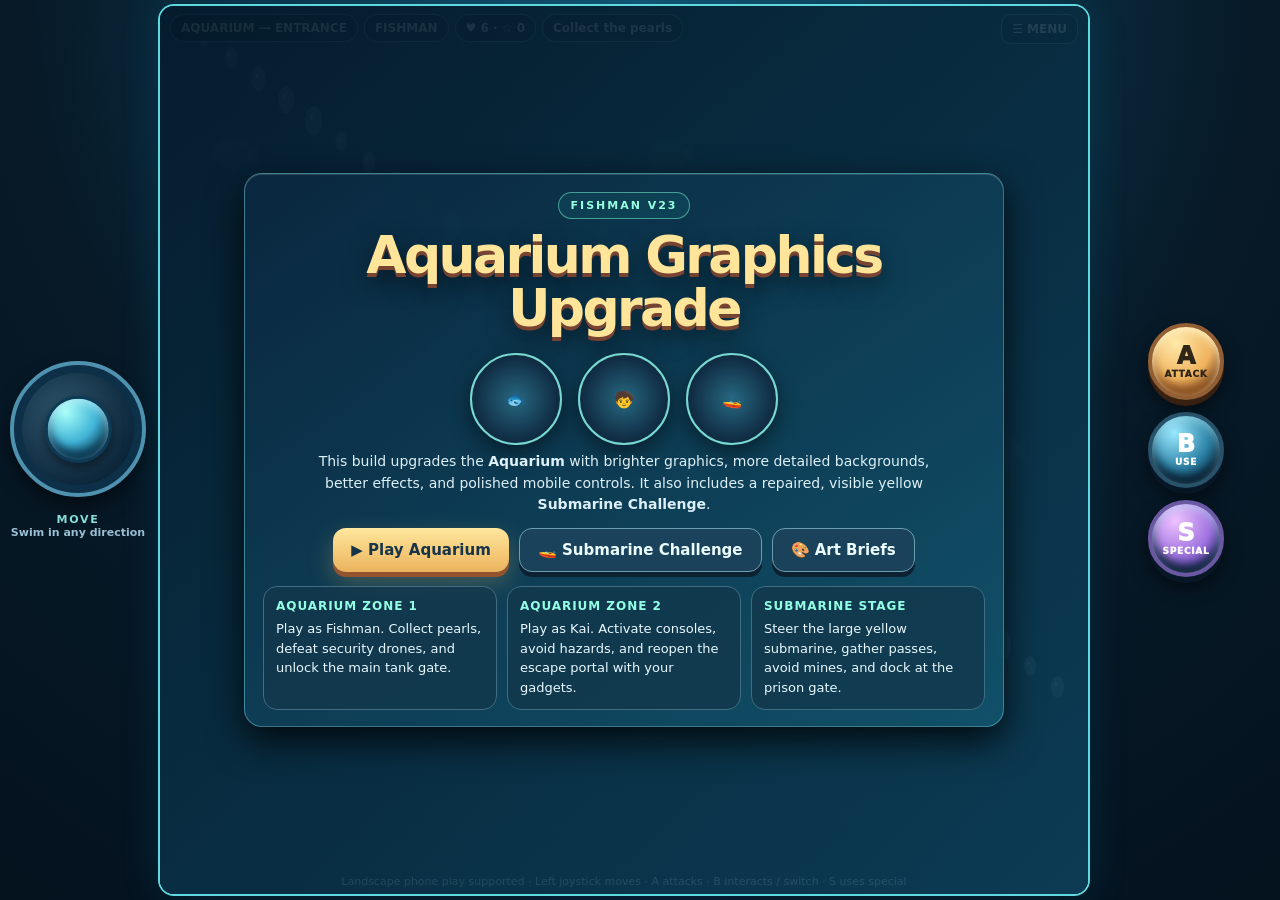
<file: v23/index.html>
<!doctype html>
<html lang="en">
<head>
<meta charset="utf-8">
<meta name="viewport" content="width=device-width,initial-scale=1,maximum-scale=1,viewport-fit=cover,user-scalable=no">
<meta name="theme-color" content="#06283f">
<title>Fishman v23 — Aquarium Graphics Upgrade</title>
<style>
:root{
  --bg:#061a28; --panel:#0d2b43; --panel2:#123d5a; --ink:#eafcff; --soft:#9ec6d9;
  --aqua:#8ef3e3; --teal:#2bc1c8; --gold:#ffd87a; --orange:#ffb55a; --pink:#ff8eb1;
}
*{box-sizing:border-box}
html,body{margin:0;width:100%;height:100%;overflow:hidden;background:radial-gradient(circle at 50% 0%,#124f6d 0,#071a28 55%,#04121e 100%);color:var(--ink);font-family:system-ui,-apple-system,Segoe UI,Arial,sans-serif;-webkit-text-size-adjust:100%;overscroll-behavior:none}
button{font:inherit;cursor:pointer;touch-action:manipulation}
button:focus-visible{outline:3px solid var(--gold);outline-offset:3px}
#app{width:100vw;height:100dvh;display:grid;grid-template-columns:clamp(82px,13vw,148px) minmax(0,1fr) clamp(106px,16vw,180px);align-items:center;gap:6px;padding:calc(env(safe-area-inset-top) + 4px) calc(env(safe-area-inset-right) + 4px) calc(env(safe-area-inset-bottom) + 4px) calc(env(safe-area-inset-left) + 4px)}
.side{height:100%;display:flex;align-items:center;justify-content:center;min-width:0}
.leftpack,.rightpack{display:flex;flex-direction:column;align-items:center;justify-content:center;gap:16px}
.stick{position:relative;width:clamp(74px,11vw,136px);height:clamp(74px,11vw,136px);border-radius:50%;border:4px solid #4f92af;background:radial-gradient(circle at 40% 40%,#315a72,#0b2438 68%);box-shadow:inset 0 0 0 8px #0d2f47,0 10px 20px #0007;touch-action:none;user-select:none}
.stick.active{border-color:#d7ffff;box-shadow:inset 0 0 0 8px #0d2f47,0 0 24px #5ee9ff77}
.stick::before{content:'✣';position:absolute;inset:0;display:grid;place-items:center;color:#a7dfef58;font-size:24px}
.knob{position:absolute;left:50%;top:50%;width:52%;height:52%;transform:translate(-50%,-50%);border-radius:50%;border:3px solid #0d3a57;background:radial-gradient(circle at 30% 22%,#a7fff8,#41b4d8 48%,#155069 76%);box-shadow:inset 0 4px 8px #d7ffffa0,inset 0 -8px 10px #0a3550,0 4px 12px #0008;pointer-events:none}
.caption{font-size:11px;font-weight:900;letter-spacing:.16em;color:#8ee7df;text-align:center}
.caption small{display:block;letter-spacing:0;color:#9abed2;font-size:11px;font-weight:600}
.viewport{position:relative;min-width:0;min-height:0;width:100%;height:100%;border:2px solid #5fd8df;border-radius:16px;background:#04253a;overflow:hidden;box-shadow:inset 0 0 0 4px #133a53,0 0 40px #0fa0d824}
canvas{display:block;width:100%;height:100%;touch-action:none}
.topbar{position:absolute;top:8px;left:10px;right:10px;display:flex;justify-content:space-between;align-items:flex-start;gap:8px;pointer-events:none;z-index:3}
.pills{display:flex;flex-wrap:wrap;gap:6px;max-width:80%}
.pill{background:#062739df;border:1px solid #7fd4d8a0;color:#defdff;padding:6px 10px;border-radius:999px;font-size:12px;font-weight:800;text-shadow:0 1px 2px #0008;white-space:nowrap}
.minibtn{pointer-events:auto;border:1px solid #5ea6bc;background:#0a3048eb;color:#effcff;padding:7px 10px;border-radius:10px;font-weight:800;font-size:12px}
.overlay{position:absolute;inset:0;display:flex;align-items:center;justify-content:center;padding:12px;z-index:5;background:linear-gradient(145deg,#041828ea,#0d4059d9)}
.overlay.hide{display:none}
.panel{width:min(760px,100%);max-height:100%;overflow:auto;border:1px solid #93eff45f;border-radius:18px;background:linear-gradient(145deg,#0a2840f3,#11526af3);box-shadow:0 14px 36px #000c,inset 0 1px 0 #ffffff22;padding:18px 18px 16px;text-align:center}
.tag{display:inline-block;padding:6px 12px;border-radius:999px;border:1px solid #69d9c1a0;background:#2cd2bc15;color:#97ffe0;font-size:11px;font-weight:900;letter-spacing:.18em;text-transform:uppercase}
.panel h1{margin:10px 0 10px;font-size:clamp(28px,5vw,52px);line-height:1.02;letter-spacing:-.05em;color:#ffe59a;text-shadow:0 4px 0 #784331,0 10px 24px #0008}
.panel p{max-width:650px;margin:0 auto 12px;color:#def0f7;font-size:14px;line-height:1.55}
.heroRow{display:flex;justify-content:center;align-items:flex-end;gap:16px;min-height:100px;margin:8px 0 6px}
.miniHero{width:92px;height:92px;border-radius:50%;background:radial-gradient(circle,#276882,#102d44 66%);border:2px solid #78d9d1;display:grid;place-items:center;box-shadow:0 8px 22px #0007}
.btnrow{display:flex;justify-content:center;flex-wrap:wrap;gap:10px;margin-top:12px}
.btn{border:0;border-radius:13px;padding:12px 18px;font-size:15px;font-weight:900;color:#173448;background:linear-gradient(#ffe79d,#ebb35c);box-shadow:0 5px 0 #93542d,0 10px 26px #ffca6b44}
.btn.alt{background:#1a425b;color:#ecfdff;border:1px solid #6c9eaf;box-shadow:0 5px 0 #0c2232}
.btn:active{transform:translateY(3px)}
.grid{display:grid;grid-template-columns:repeat(3,1fr);gap:10px;text-align:left;margin-top:14px}
.card{background:#13374cc9;border:1px solid #406d83;border-radius:14px;padding:12px}
.card b{display:block;color:#92ffe4;font-size:12px;letter-spacing:.08em;text-transform:uppercase;margin-bottom:6px}
.card span{display:block;color:#e8f9ff;font-size:13px;line-height:1.5}
.actions{display:flex;flex-direction:column;gap:12px;align-items:center;justify-content:center}
.actionBtn{width:clamp(46px,6vw,78px);height:clamp(46px,6vw,78px);border-radius:50%;border:4px solid #28526a;background:radial-gradient(circle at 33% 25%,#9ae8ff,#2c82a6 52%,#143f59 76%);box-shadow:inset 0 4px 8px #c5fbff7a,inset 0 -8px 10px #0a2134,0 6px 0 #081726,0 10px 18px #0008;color:#fff;font-size:clamp(14px,2vw,24px);font-weight:1000;line-height:1;display:flex;flex-direction:column;align-items:center;justify-content:center;gap:2px;-webkit-tap-highlight-color:transparent}
.actionBtn small{font-size:9px;letter-spacing:.08em}
.actionBtn.gold{background:radial-gradient(circle at 35% 24%,#ffe9a8,#efb25d 52%,#8b5528 78%);color:#2f2518;border-color:#925f35;box-shadow:inset 0 4px 8px #fff3c7,inset 0 -8px 10px #8a501f,0 6px 0 #382110,0 10px 18px #0008}
.actionBtn.purple{background:radial-gradient(circle at 35% 24%,#efc2ff,#9f72df 52%,#5841a5 78%);border-color:#6a58a2}
.foot{position:absolute;left:0;right:0;bottom:6px;text-align:center;font-size:11px;color:#bbd4df;z-index:3;pointer-events:none}
@media (max-width:860px){.grid{grid-template-columns:1fr 1fr}.pill{font-size:10px;padding:5px 8px}.panel p{font-size:12px}.card span{font-size:12px}}
@media (max-width:560px){
 #app{grid-template-columns:minmax(0,1fr);grid-template-rows:minmax(0,1fr) clamp(118px,22dvh,210px)}
 .viewport{grid-row:1;grid-column:1}
 .side{grid-row:2;grid-column:1;height:auto}
 .side.right{position:absolute;right:0;left:0;bottom:0;justify-content:flex-end;padding:0 8px calc(env(safe-area-inset-bottom) + 2px) 8px;pointer-events:none}
 .side.right > *{pointer-events:auto}
 .side.left{position:absolute;left:0;right:0;bottom:0;justify-content:flex-start;padding:0 8px calc(env(safe-area-inset-bottom) + 2px) 8px;pointer-events:none}
 .side.left > *{pointer-events:auto}
 .rightpack{flex-direction:row;gap:10px;margin-left:auto}
 .leftpack{flex-direction:row;gap:10px;margin-right:auto}
 .caption{display:none}
 .panel{padding:12px}
 .heroRow{min-height:74px}
 .miniHero{width:70px;height:70px}
 .grid{grid-template-columns:1fr}
 .foot{display:none}
}
@media (orientation:landscape) and (pointer:coarse) and (max-height:540px){
 #app{padding:2px;gap:2px;grid-template-columns:78px minmax(0,1fr) 116px}
 .stick{width:70px;height:70px}.actionBtn{width:52px;height:52px;border-width:3px}.actionBtn small{font-size:7px}
 .topbar{top:4px;left:4px;right:4px}.pill{font-size:10px;padding:4px 7px}.minibtn{padding:5px 7px;font-size:10px}.foot{display:none}
}
</style>
</head>
<body>
<main id="app">
  <aside class="side left"><div class="leftpack"><div class="stick" id="moveStick" aria-label="Move joystick"><div class="knob" id="moveKnob"></div></div><div class="caption">MOVE<small>Swim in any direction</small></div></div></aside>
  <section class="viewport">
    <canvas id="game" width="1280" height="720"></canvas>
    <div class="topbar">
      <div class="pills">
        <span class="pill" id="zonePill">AQUARIUM — ENTRANCE</span>
        <span class="pill" id="heroPill">FISHMAN</span>
        <span class="pill" id="statusPill">♥ 6 · ☆ 0</span>
        <span class="pill" id="objectivePill">Collect the pearls</span>
      </div>
      <button class="minibtn" id="menuBtn">☰ MENU</button>
    </div>
    <div class="overlay" id="overlay"><div class="panel" id="panel"></div></div>
    <div class="foot">Landscape phone play supported · Left joystick moves · A attacks · B interacts / switch · S uses special</div>
  </section>
  <aside class="side right"><div class="rightpack actions">
    <button class="actionBtn gold" id="attackBtn">A<small>ATTACK</small></button>
    <button class="actionBtn" id="interactBtn">B<small>USE</small></button>
    <button class="actionBtn purple" id="specialBtn">S<small>SPECIAL</small></button>
  </div></aside>
</main>
<script>
(()=>{
'use strict';
const canvas=document.getElementById('game'),ctx=canvas.getContext('2d');
const overlay=document.getElementById('overlay'),panel=document.getElementById('panel');
const zonePill=document.getElementById('zonePill'),heroPill=document.getElementById('heroPill'),statusPill=document.getElementById('statusPill'),objectivePill=document.getElementById('objectivePill');
const menuBtn=document.getElementById('menuBtn');
const moveStick=document.getElementById('moveStick'),moveKnob=document.getElementById('moveKnob');
const attackBtn=document.getElementById('attackBtn'),interactBtn=document.getElementById('interactBtn'),specialBtn=document.getElementById('specialBtn');
const W=1280,H=720;
const keys={};
let scene='menu',chapter='aquarium',zoneIndex=0,last=0,time=0,holdAttack=false,holdSpecial=false,notification='',camera={x:0,y:0};
let moveInput={x:0,y:0,id:null};
let world=null;
const clamp=(v,a,b)=>Math.max(a,Math.min(b,v));
const rand=(a,b)=>a+Math.random()*(b-a);
const dist=(a,b)=>Math.hypot(a.x-b.x,a.y-b.y);
const colors={teal:'#67efe8',deep:'#0a607a',gold:'#ffd67a',orange:'#ffb45a',pink:'#ff8aae',white:'#effcff'};

const artBriefs=[
  {title:'Fishman sprite redesign', text:'Heroic turquoise fish-boy silhouette, yellow accent belt and fin highlights, brighter facial expression, 8-direction swimming, clear attack pose, shield and victory animation.'},
  {title:'Kai sprite redesign', text:'Readable inventor-kid silhouette, compact aqua suit, orange hair, gadget backpack, clean swim motion, collect/use-gadget/hurt/victory states.'},
  {title:'Aquarium background redesign', text:'Layered far / mid / foreground composition: curved glass, glowing tanks, coral, pipes, control lights, fish silhouettes, drifting bubbles and water caustic lighting.'},
  {title:'Bubble and weapon FX redesign', text:'Softer aqua glows, readable projectiles, sparkly pickups, impact starbursts, shield rings, clean EMP pulse and weapon-switch feedback.'}
];

function showMenu(){
  scene='menu';
  overlay.classList.remove('hide');
  panel.innerHTML=`<div class="tag">Fishman v23</div><h1>Aquarium Graphics Upgrade</h1>
  <div class="heroRow"><div class="miniHero">🐟</div><div class="miniHero">🧒</div><div class="miniHero">🚤</div></div>
  <p>This build upgrades the <b>Aquarium</b> with brighter graphics, more detailed backgrounds, better effects, and polished mobile controls. It also includes a repaired, visible yellow <b>Submarine Challenge</b>.</p>
  <div class="btnrow">
    <button class="btn" data-action="playAquarium">▶ Play Aquarium</button>
    <button class="btn alt" data-action="playSub">🚤 Submarine Challenge</button>
    <button class="btn alt" data-action="briefs">🎨 Art Briefs</button>
  </div>
  <div class="grid">
    <div class="card"><b>Aquarium zone 1</b><span>Play as Fishman. Collect pearls, defeat security drones, and unlock the main tank gate.</span></div>
    <div class="card"><b>Aquarium zone 2</b><span>Play as Kai. Activate consoles, avoid hazards, and reopen the escape portal with your gadgets.</span></div>
    <div class="card"><b>Submarine stage</b><span>Steer the large yellow submarine, gather passes, avoid mines, and dock at the prison gate.</span></div>
  </div>`;
}

function showBriefs(){
  scene='panel';
  overlay.classList.remove('hide');
  panel.innerHTML=`<div class="tag">v23 asset briefs</div><h1>Graphics Production Notes</h1>
  <p>These are the four detailed art targets for the new visual pass.</p>
  <div class="grid">${artBriefs.map(b=>`<div class="card"><b>${b.title}</b><span>${b.text}</span></div>`).join('')}</div>
  <div class="btnrow"><button class="btn" data-action="playAquarium">▶ Play Aquarium</button><button class="btn alt" data-action="backMenu">Back to menu</button></div>`;
}

function heroTemplate(kind,x,y){
  if(kind==='fishman') return {kind,x,y,r:26,vx:0,vy:0,speed:265,maxHp:6,hp:6,inv:0,attackCd:0,specialCd:0,shield:0,faceX:1,faceY:0,score:0};
  if(kind==='kai') return {kind,x,y,r:23,vx:0,vy:0,speed:240,maxHp:5,hp:5,inv:0,attackCd:0,specialCd:0,shield:0,faceX:1,faceY:0,score:0};
  return {kind:'submarine',x,y,r:44,vx:0,vy:0,speed:220,maxHp:7,hp:7,inv:0,attackCd:0,specialCd:0,shield:0,faceX:1,faceY:0,score:0};
}

function createAquariumZone1(){
  const worldW=2350,worldH=720;
  return {
    chapter:'aquarium', name:'Aquarium — Entrance', hero:heroTemplate('fishman',140,450), worldW, worldH,
    pearls:Array.from({length:5},(_,i)=>({x:380+i*330+(i%2)*60,y:220+(i%3)*110,collected:false,type:'pearl'})),
    enemies:[
      {x:610,y:300,r:22,hp:3,maxHp:3,type:'drone',phase:0,stunned:0},
      {x:990,y:450,r:22,hp:3,maxHp:3,type:'drone',phase:1.4,stunned:0},
      {x:1460,y:270,r:22,hp:4,maxHp:4,type:'drone',phase:2.6,stunned:0},
      {x:1870,y:420,r:26,hp:5,maxHp:5,type:'eel',phase:1.9,stunned:0}
    ],
    shots:[], enemyShots:[], bubbles:makeBubbles(32,worldW,worldH), fishes:makeFish(14,worldW),
    switches:[{x:2030,y:360,active:false,label:'Main Gate'}],
    coral:makeCoral(worldW),
    objective:()=>`Pearls ${countCollected(this?.pearls||[])} / 5 · Enemies ${countDefeated(this?.enemies||[])} / 4`,
    complete:false, nextZone:'aquarium2', message:'Collect 5 pearls and defeat all 4 security creatures. Then activate the Main Gate with B.'
  };
}

function createAquariumZone2(){
  const worldW=2400,worldH=720;
  return {
    chapter:'aquarium', name:'Aquarium — Reactor Wing', hero:heroTemplate('kai',160,470), worldW, worldH,
    pearls:Array.from({length:4},(_,i)=>({x:540+i*370,y:180+((i+1)%3)*120,collected:false,type:'star'})),
    enemies:[
      {x:670,y:260,r:20,hp:3,maxHp:3,type:'jelly',phase:0.7,stunned:0},
      {x:1030,y:420,r:20,hp:3,maxHp:3,type:'drone',phase:2.2,stunned:0},
      {x:1490,y:280,r:20,hp:3,maxHp:3,type:'jelly',phase:3.4,stunned:0},
      {x:1930,y:360,r:30,hp:8,maxHp:8,type:'guardian',phase:1.8,stunned:0}
    ],
    shots:[], enemyShots:[], bubbles:makeBubbles(28,worldW,worldH), fishes:makeFish(10,worldW), coral:makeCoral(worldW),
    switches:[{x:780,y:520,active:false,label:'Console A'},{x:1270,y:180,active:false,label:'Console B'},{x:1840,y:520,active:false,label:'Console C'}],
    objective:()=>`Consoles ${countActive(this?.switches||[])} / 3 · Security ${countDefeated(this?.enemies||[])} / 4`,
    complete:false, nextZone:'win', message:'Use Kai to activate 3 consoles. Defeat the Guardian and reopen the portal.'
  };
}

function createSubmarineZone(){
  const worldW=2600,worldH=720;
  return {
    chapter:'submarine', name:'Yellow Submarine', hero:heroTemplate('submarine',180,420), worldW, worldH,
    pearls:[
      {x:650,y:220,collected:false,type:'pass'},{x:1010,y:500,collected:false,type:'pass'},
      {x:1470,y:220,collected:false,type:'pass'},{x:1980,y:470,collected:false,type:'pass'}],
    enemies:[
      {x:740,y:350,r:26,hp:4,maxHp:4,type:'mine',phase:1.2,stunned:0},{x:1210,y:240,r:26,hp:4,maxHp:4,type:'mine',phase:2.2,stunned:0},
      {x:1660,y:450,r:28,hp:5,maxHp:5,type:'mine',phase:3.1,stunned:0},{x:2140,y:310,r:32,hp:6,maxHp:6,type:'warden',phase:2.5,stunned:0}
    ],
    shots:[], enemyShots:[], bubbles:makeBubbles(36,worldW,worldH), fishes:makeFish(8,worldW), coral:makeCoral(worldW),
    switches:[{x:2365,y:365,active:false,label:'Prison Dock'}],
    objective:()=>`Passes ${countCollected(this?.pearls||[])} / 4 · Dock at prison gate`,
    complete:false, nextZone:'winSub', message:'The submarine is now clearly visible. Collect 4 security passes, avoid mines, then dock at the prison gate with B.'
  };
}

function countCollected(arr){return arr.filter(o=>o.collected).length}
function countDefeated(arr){return arr.filter(o=>o.hp<=0).length}
function countActive(arr){return arr.filter(o=>o.active).length}
function makeBubbles(n,w,h){return Array.from({length:n},()=>({x:rand(0,w),y:rand(0,h),r:rand(4,16),spd:rand(12,34),drift:rand(-12,12)}));}
function makeFish(n,w){return Array.from({length:n},(_,i)=>({x:rand(0,w),y:rand(80,620),s:rand(0.5,1.2),spd:rand(14,26)*(Math.random()<0.5?1:-1),hue:i%2?'#84d7ee22':'#c0f7ff18'}));}
function makeCoral(w){
  const arr=[]; for(let x=0;x<w;x+=140){ arr.push({x:x+rand(-30,30),h:rand(40,120),hue:Math.random()<0.5?'#2cc3b5':'#f070a2'});} return arr;
}

function startAquarium(){chapter='aquarium'; zoneIndex=0; world=createAquariumZone1(); scene='play'; overlay.classList.add('hide'); notification=world.message;}
function startSub(){chapter='submarine'; zoneIndex=0; world=createSubmarineZone(); scene='play'; overlay.classList.add('hide'); notification=world.message;}
function gotoAquarium2(){zoneIndex=1; world=createAquariumZone2(); scene='play'; overlay.classList.add('hide'); notification=world.message;}
function showWin(title,desc,nextAction){
  scene='panel'; overlay.classList.remove('hide');
  panel.innerHTML=`<div class="tag">Mission complete</div><h1>${title}</h1><p>${desc}</p><div class="btnrow">${nextAction||''}<button class="btn alt" data-action="backMenu">Menu</button></div>`;
}

function resetCurrent(){ if(chapter==='aquarium'&&zoneIndex===0) startAquarium(); else if(chapter==='aquarium'&&zoneIndex===1) gotoAquarium2(); else startSub(); }

function attack(){
  if(scene!=='play'||!world) return;
  const h=world.hero; if(h.attackCd>0) return;
  if(h.kind==='submarine'){
    h.attackCd=.34;
    world.shots.push({x:h.x+h.faceX*52,y:h.y+h.faceY*8,vx:h.faceX*480,vy:h.faceY*220,r:12,life:1.2,type:'torpedo',dmg:2});
    notification='Torpedo launched'; return;
  }
  if(h.kind==='fishman'){
    h.attackCd=.28;
    world.shots.push({x:h.x+h.faceX*32,y:h.y+h.faceY*12,vx:h.faceX*430,vy:h.faceY*240,r:10,life:1.2,type:'bubble',dmg:1});
  } else {
    h.attackCd=.36;
    world.shots.push({x:h.x+h.faceX*28,y:h.y+h.faceY*10,vx:h.faceX*380,vy:h.faceY*200,r:10,life:1.1,type:'pulse',dmg:1});
  }
}
function special(){
  if(scene!=='play'||!world) return;
  const h=world.hero; if(h.specialCd>0) return;
  if(h.kind==='fishman'){
    h.specialCd=6; h.shield=3.2; notification='Bubble shield active';
  } else if(h.kind==='kai'){
    h.specialCd=7; h.shield=1.2; notification='EMP pulse released';
    for(const e of world.enemies) if(e.hp>0 && Math.hypot(e.x-h.x,e.y-h.y)<220) e.stunned=3.2;
  } else {
    h.specialCd=7; h.shield=2.4; notification='Sonar shield active';
    for(const e of world.enemies) if(e.hp>0 && Math.hypot(e.x-h.x,e.y-h.y)<250) e.stunned=3.6;
  }
}
function interact(){
  if(scene!=='play'||!world) return;
  const h=world.hero;
  let used=false;
  for(const sw of world.switches){
    if(Math.hypot(sw.x-h.x,sw.y-h.y)<90){
      if(chapter==='submarine'){
        if(countCollected(world.pearls)===4){ sw.active=true; used=true; world.complete=true; showWin('Submarine mission cleared','The bright yellow submarine reaches the underwater prison safely. Naughty is delivered and the prison gate seals shut.', ''); }
        else { notification=`Need ${4-countCollected(world.pearls)} more security passes`; used=true; }
      } else {
        sw.active=true; used=true; notification=`${sw.label} activated`;
      }
    }
  }
  if(chapter==='aquarium' && zoneIndex===0 && countCollected(world.pearls)===5 && countDefeated(world.enemies)===4 && world.switches[0].active){
    if(h.x>1980){ used=true; gotoAquarium2(); }
  }
  if(chapter==='aquarium' && zoneIndex===1){
    if(countActive(world.switches)===3 && countDefeated(world.enemies)===4 && h.x>2220){ used=true; showWin('Aquarium upgrade complete','Fishman and Kai clear the upgraded Aquarium chapter. The new art direction is locked for v23.', '<button class="btn" data-action="playSub">Bonus submarine</button>'); }
  }
  if(!used) notification='Nothing to use here';
}

function update(dt){
  time+=dt;
  if(scene!=='play'||!world) return;
  const h=world.hero;
  // background animations
  for(const b of world.bubbles){ b.y-=b.spd*dt; b.x+=Math.sin(time*0.9+b.r)*b.drift*dt*0.2; if(b.y<-20){b.y=world.worldH+20; b.x=rand(0,world.worldW);} }
  for(const f of world.fishes){ f.x+=f.spd*dt; if(f.spd>0 && f.x>world.worldW+60) f.x=-60; if(f.spd<0 && f.x<-60) f.x=world.worldW+60; }
  // hero move
  h.inv=Math.max(0,h.inv-dt); h.attackCd=Math.max(0,h.attackCd-dt); h.specialCd=Math.max(0,h.specialCd-dt); h.shield=Math.max(0,h.shield-dt);
  const kx=(keys.ArrowRight||keys.d?1:0)-(keys.ArrowLeft||keys.a?1:0), ky=(keys.ArrowDown||keys.s?1:0)-(keys.ArrowUp||keys.w?1:0);
  let dx=moveInput.x, dy=moveInput.y;
  if(kx||ky){ const m=Math.hypot(kx,ky)||1; dx=kx/m; dy=ky/m; }
  const mag=Math.hypot(dx,dy);
  h.vx=dx*h.speed; h.vy=dy*h.speed;
  h.x=clamp(h.x+h.vx*dt, 70, world.worldW-70); h.y=clamp(h.y+h.vy*dt, 90, world.worldH-90);
  if(mag>0.08){ h.faceX=dx/mag; h.faceY=dy/mag; }
  if((holdAttack||keys[' ']) && h.attackCd<=0) attack();
  if((holdSpecial||keys.Shift) && h.specialCd<=0) special();

  // collectibles
  for(const p of world.pearls){
    if(!p.collected && Math.hypot(p.x-h.x,p.y-h.y) < h.r + 24){ p.collected=true; h.score++; notification = p.type==='pass' ? 'Security pass collected' : 'Collected'; }
  }
  // enemies and collisions
  for(const e of world.enemies){
    if(e.hp<=0) continue;
    e.stunned=Math.max(0,e.stunned-dt);
    if(e.type==='mine'){
      e.x += Math.cos(time*1.1 + e.phase)*16*dt; e.y += Math.sin(time*1.7 + e.phase)*24*dt;
    } else if(e.type==='guardian'){
      if(e.stunned<=0){ const ang=Math.atan2(h.y-e.y,h.x-e.x); e.x += Math.cos(ang)*56*dt; e.y += Math.sin(ang)*56*dt; }
    } else if(e.type==='eel'){
      if(e.stunned<=0){ e.x += Math.sin(time*2.3 + e.phase)*70*dt; e.y += Math.cos(time*1.4 + e.phase)*45*dt; }
    } else {
      if(e.stunned<=0){ const ang=Math.atan2(h.y-e.y,h.x-e.x); e.x += Math.cos(ang)*80*dt; e.y += Math.sin(ang)*80*dt; }
    }
    if(Math.hypot(e.x-h.x,e.y-h.y) < e.r + h.r - 6 && h.inv<=0 && h.shield<=0){
      h.hp--; h.inv=1.2; notification='Ouch!';
      if(h.hp<=0){ scene='panel'; overlay.classList.remove('hide'); panel.innerHTML=`<div class="tag">Try again</div><h1>Mission failed</h1><p>Your hero needs another attempt. The upgraded graphics build is saved, so just retry the current mission.</p><div class="btnrow"><button class="btn" data-action="retry">Retry</button><button class="btn alt" data-action="backMenu">Menu</button></div>`; return; }
    }
  }

  // shots
  for(let i=world.shots.length-1;i>=0;i--){
    const s=world.shots[i]; s.x += s.vx*dt; s.y += s.vy*dt; s.life -= dt;
    if(s.life<=0 || s.x<0 || s.x>world.worldW || s.y<0 || s.y>world.worldH){ world.shots.splice(i,1); continue; }
    for(const e of world.enemies){
      if(e.hp>0 && Math.hypot(e.x-s.x,e.y-s.y) < e.r + s.r){ e.hp -= s.dmg; if(s.type==='pulse') e.stunned=1.4; notification = e.hp<=0 ? 'Enemy cleared' : 'Hit'; world.shots.splice(i,1); break; }
    }
  }

  // objective completion hints
  if(chapter==='aquarium' && zoneIndex===0 && countCollected(world.pearls)===5 && countDefeated(world.enemies)===4 && world.switches[0].active) notification='Swim to the right gate and press B';
  if(chapter==='aquarium' && zoneIndex===0 && countCollected(world.pearls)===5 && countDefeated(world.enemies)===4 && !world.switches[0].active) notification='Press B at the Main Gate switch';
  if(chapter==='aquarium' && zoneIndex===1 && countActive(world.switches)===3 && countDefeated(world.enemies)===4) notification='Portal open! Swim to the far right and press B';
  if(chapter==='submarine' && countCollected(world.pearls)===4) notification='All passes found! Dock at the prison gate with B';

  camera.x = clamp(h.x - W/2, 0, Math.max(0, world.worldW - W));
  camera.y = 0;
  updateUI();
}

function updateUI(){
  if(!world) return;
  zonePill.textContent = world.name;
  heroPill.textContent = world.hero.kind==='fishman' ? 'FISHMAN' : world.hero.kind==='kai' ? 'KAI' : 'SUBMARINE';
  statusPill.textContent = `♥ ${world.hero.hp} / ${world.hero.maxHp} · ☆ ${world.hero.score}`;
  if(chapter==='aquarium' && zoneIndex===0) objectivePill.textContent = `Pearls ${countCollected(world.pearls)}/5 · Foes ${countDefeated(world.enemies)}/4`;
  else if(chapter==='aquarium' && zoneIndex===1) objectivePill.textContent = `Consoles ${countActive(world.switches)}/3 · Foes ${countDefeated(world.enemies)}/4`;
  else objectivePill.textContent = `Passes ${countCollected(world.pearls)}/4 · Dock at the gate`;
}

function draw(){
  ctx.clearRect(0,0,W,H);
  if(!world){ drawMenuBackdrop(); return; }
  drawBackground(world);
  ctx.save(); ctx.translate(-camera.x,0);
  drawAquariumScenery(world);
  for(const p of world.pearls) if(!p.collected) drawCollectible(p);
  for(const sw of world.switches) drawSwitch(sw);
  for(const e of world.enemies) if(e.hp>0) drawEnemy(e);
  for(const s of world.shots) drawShot(s);
  drawHero(world.hero);
  ctx.restore();
  drawHud();
}

function drawMenuBackdrop(){
  const g=ctx.createLinearGradient(0,0,0,H); g.addColorStop(0,'#104964'); g.addColorStop(1,'#052033'); ctx.fillStyle=g; ctx.fillRect(0,0,W,H);
  for(let i=0;i<32;i++){ drawBubble(60+i*38,(time*30+i*17)%760,8+(i%5),0.25); }
  ctx.fillStyle='#c0f6ff18';
  for(let i=0;i<8;i++){ drawFishSilhouette(100+i*150,120+(i%4)*80,1+i%2*.3); }
}

function drawBackground(w){
  const g=ctx.createLinearGradient(0,0,0,H); g.addColorStop(0,'#0f5674'); g.addColorStop(0.45,'#0a3d57'); g.addColorStop(1,'#062636');
  ctx.fillStyle=g; ctx.fillRect(0,0,W,H);
  // caustics
  for(let i=0;i<8;i++){
    ctx.fillStyle=`rgba(180,255,255,${0.035 + 0.01*Math.sin(time*0.8+i)})`;
    ctx.beginPath(); ctx.ellipse(120+i*170,70+Math.sin(time*0.7+i)*12,120,22,0.2,0,Math.PI*2); ctx.fill();
  }
  // far glass walls and columns
  for(let i=0;i<6;i++){
    const x=(i*240 - (camera.x*0.25)%240);
    ctx.fillStyle='#81dfff14'; ctx.fillRect(x,0,26,H);
    ctx.fillStyle='#d1ffff0e'; ctx.fillRect(x+26,0,6,H);
  }
  ctx.fillStyle='#d7feff0a'; ctx.fillRect(0,92,W,4);
  // far fish and bubbles
  for(const f of w.fishes){ drawFishSilhouette(f.x-camera.x*0.2,f.y,f.s,f.hue); }
  for(const b of w.bubbles){ drawBubble(b.x-camera.x*0.15,b.y,b.r,0.18); }
}

function drawAquariumScenery(w){
  // mid tanks
  for(let x=0;x<w.worldW;x+=430){
    const xx=x+40;
    ctx.fillStyle='#9af0ff12'; roundRect(xx,110,240,280,18,true,false);
    ctx.strokeStyle='#c7ffff28'; ctx.lineWidth=3; roundRect(xx,110,240,280,18,false,true);
    ctx.fillStyle='#66eff01b'; roundRect(xx+24,132,194,236,16,true,false);
    ctx.fillStyle='#82dbef20'; ctx.fillRect(xx+56,388,126,24);
    ctx.fillStyle='#ffd87a'; ctx.fillRect(xx+96,398,36,8);
  }
  // foreground coral and rocks
  for(const c of w.coral){
    ctx.fillStyle='#0b3342'; ctx.beginPath(); ctx.ellipse(c.x,685,58,18,0,0,Math.PI*2); ctx.fill();
    ctx.strokeStyle='#15495b'; ctx.lineWidth=6; ctx.beginPath(); ctx.moveTo(c.x,668); ctx.quadraticCurveTo(c.x+10,640,c.x-2,602-c.h*0.5); ctx.stroke();
    ctx.strokeStyle=c.hue; ctx.lineWidth=7; ctx.beginPath(); ctx.moveTo(c.x,670); ctx.quadraticCurveTo(c.x-16,640,c.x-24,670-c.h); ctx.stroke();
    ctx.beginPath(); ctx.moveTo(c.x+10,670); ctx.quadraticCurveTo(c.x+24,635,c.x+34,670-c.h*0.7); ctx.stroke();
    ctx.strokeStyle='#6fe0cf'; ctx.lineWidth=4; ctx.beginPath(); ctx.moveTo(c.x-8,670); ctx.quadraticCurveTo(c.x-2,645,c.x+4,670-c.h*0.45); ctx.stroke();
  }
  // pipes and control boxes
  ctx.strokeStyle='#486f7e'; ctx.lineWidth=12; ctx.beginPath(); ctx.moveTo(0,112); ctx.lineTo(w.worldW,112); ctx.stroke();
  for(let x=250;x<w.worldW;x+=460){
    ctx.fillStyle='#153f55'; roundRect(x,76,82,52,12,true,false);
    ctx.fillStyle='#72ffe3'; ctx.fillRect(x+14,92,16,16); ctx.fillStyle='#ffd676'; ctx.fillRect(x+38,92,16,16); ctx.fillStyle='#ff8cad'; ctx.fillRect(x+62,92,8,16);
  }
  // exit portals hints
  if(chapter==='aquarium' && zoneIndex===0){
    ctx.fillStyle='#9ef9ff22'; roundRect(2240,210,80,290,24,true,false); ctx.strokeStyle='#94f8ff90'; ctx.lineWidth=5; roundRect(2240,210,80,290,24,false,true);
    if(countCollected(w.pearls)===5 && countDefeated(w.enemies)===4 && w.switches[0].active){ labelText('EXIT → PRESS B',2280,190,'#ffefac',18,true); }
  }
  if(chapter==='aquarium' && zoneIndex===1){
    ctx.fillStyle='#b687ff24'; roundRect(2280,190,90,320,26,true,false); ctx.strokeStyle='#dcb5ff90'; ctx.lineWidth=5; roundRect(2280,190,90,320,26,false,true);
    labelText('PORTAL',2325,175,'#eed6ff',18,true);
  }
  if(chapter==='submarine'){
    ctx.fillStyle='#96f0ff10'; roundRect(2315,220,90,250,18,true,false); ctx.strokeStyle='#91f6ff86'; ctx.lineWidth=5; roundRect(2315,220,90,250,18,false,true);
    labelText('PRISON DOCK',2360,198,'#ffe9a0',18,true);
  }
}

function drawBubble(x,y,r,a){ ctx.beginPath(); ctx.fillStyle=`rgba(190,255,255,${a})`; ctx.arc(x,y,r,0,Math.PI*2); ctx.fill(); ctx.beginPath(); ctx.fillStyle=`rgba(255,255,255,${a*1.3})`; ctx.arc(x-r*0.25,y-r*0.25,Math.max(1.5,r*0.2),0,Math.PI*2); ctx.fill(); }
function drawFishSilhouette(x,y,s=1,color='#d7ffff14'){ ctx.save(); ctx.translate(x,y); ctx.scale(s,s); ctx.fillStyle=color; ctx.beginPath(); ctx.ellipse(0,0,28,12,0,0,Math.PI*2); ctx.fill(); ctx.beginPath(); ctx.moveTo(18,0); ctx.lineTo(36,-10); ctx.lineTo(34,0); ctx.lineTo(36,10); ctx.closePath(); ctx.fill(); ctx.restore(); }
function drawCollectible(p){
  ctx.save(); ctx.translate(p.x,p.y);
  const pulse=1+Math.sin(time*4+p.x*0.01)*0.08; ctx.scale(pulse,pulse);
  if(p.type==='pearl'){ ctx.fillStyle='#ffd87a'; ctx.beginPath(); ctx.arc(0,0,16,0,Math.PI*2); ctx.fill(); ctx.fillStyle='#fff8db'; ctx.beginPath(); ctx.arc(-4,-5,5,0,Math.PI*2); ctx.fill(); }
  else if(p.type==='star'){ ctx.fillStyle='#92f8ff'; star(0,0,7,15,5); ctx.fill(); }
  else { ctx.fillStyle='#ffe48d'; roundRect(-16,-12,32,24,7,true,false); ctx.fillStyle='#36556d'; ctx.fillRect(-8,-4,16,8); }
  ctx.restore();
}
function drawSwitch(sw){
  ctx.fillStyle=sw.active?'#2fe0a6':'#27586f'; roundRect(sw.x-28,sw.y-26,56,52,12,true,false);
  ctx.fillStyle=sw.active?'#e5fff4':'#98d8e2'; ctx.fillRect(sw.x-12,sw.y-10,24,20);
  labelText(sw.label + (sw.active?' ✓':' · B'), sw.x, sw.y-40, sw.active?'#c1ffe9':'#f5f8ff', 15, true);
}
function drawEnemy(e){
  ctx.save(); ctx.translate(e.x,e.y);
  if(e.type==='drone'){
    ctx.fillStyle=e.stunned>0?'#b6ffff':'#ff8db2'; ctx.beginPath(); ctx.arc(0,0,e.r,0,Math.PI*2); ctx.fill();
    ctx.fillStyle='#2c3355'; ctx.beginPath(); ctx.arc(-7,-5,5,0,Math.PI*2); ctx.arc(7,-5,5,0,Math.PI*2); ctx.fill();
    ctx.strokeStyle='#ffd6e6'; ctx.lineWidth=4; ctx.beginPath(); ctx.moveTo(-e.r,0); ctx.lineTo(-e.r-16*Math.sin(time*5+e.phase),-18); ctx.moveTo(e.r,0); ctx.lineTo(e.r+16*Math.sin(time*5+e.phase),18); ctx.stroke();
  } else if(e.type==='jelly'){
    ctx.fillStyle=e.stunned>0?'#cefbff':'#d38bff'; ctx.beginPath(); ctx.arc(0,-8,e.r,Math.PI,Math.PI*2); ctx.lineTo(e.r,8); ctx.quadraticCurveTo(0,18,-e.r,8); ctx.closePath(); ctx.fill();
    ctx.strokeStyle='#ead1ff'; ctx.lineWidth=3; for(let i=-2;i<=2;i++){ ctx.beginPath(); ctx.moveTo(i*7,8); ctx.quadraticCurveTo(i*8+4,22+Math.sin(time*4+i)*6,i*6,32); ctx.stroke(); }
  } else if(e.type==='eel'){
    ctx.rotate(Math.sin(time*2+e.phase)*0.2); ctx.strokeStyle=e.stunned>0?'#c7ffff':'#96ff8f'; ctx.lineWidth=14; ctx.beginPath(); ctx.moveTo(-26,0); ctx.quadraticCurveTo(0,-16,18,2); ctx.quadraticCurveTo(34,16,42,0); ctx.stroke(); ctx.fillStyle='#193c28'; ctx.beginPath(); ctx.arc(32,-4,4,0,Math.PI*2); ctx.fill();
  } else if(e.type==='guardian'){
    ctx.fillStyle=e.stunned>0?'#d3ffff':'#ffb576'; ctx.beginPath(); ctx.arc(0,0,e.r,0,Math.PI*2); ctx.fill(); ctx.fillStyle='#6b432b'; ctx.fillRect(-10,-8,20,16); ctx.strokeStyle='#ffd6ad'; ctx.lineWidth=5; ctx.beginPath(); ctx.moveTo(-e.r,0); ctx.lineTo(-e.r-18,-12); ctx.moveTo(e.r,0); ctx.lineTo(e.r+18,12); ctx.stroke();
  } else if(e.type==='mine'){
    ctx.fillStyle=e.stunned>0?'#caffff':'#ff9f76'; ctx.beginPath(); ctx.arc(0,0,e.r,0,Math.PI*2); ctx.fill(); for(let a=0;a<8;a++){ const ang=a*Math.PI/4; ctx.strokeStyle='#ffe0b7'; ctx.lineWidth=4; ctx.beginPath(); ctx.moveTo(Math.cos(ang)*(e.r-2),Math.sin(ang)*(e.r-2)); ctx.lineTo(Math.cos(ang)*(e.r+14),Math.sin(ang)*(e.r+14)); ctx.stroke(); }
  } else if(e.type==='warden'){
    ctx.fillStyle=e.stunned>0?'#d6ffff':'#f26e92'; ctx.beginPath(); ctx.arc(0,0,e.r,0,Math.PI*2); ctx.fill(); ctx.fillStyle='#4b2030'; ctx.beginPath(); ctx.arc(-9,-6,5,0,Math.PI*2); ctx.arc(9,-6,5,0,Math.PI*2); ctx.fill(); ctx.strokeStyle='#ffd6e3'; ctx.lineWidth=4; ctx.beginPath(); ctx.moveTo(-16,16); ctx.quadraticCurveTo(0,6,16,16); ctx.stroke();
  }
  // hp bar
  ctx.fillStyle='#0007'; ctx.fillRect(-24,e.r+12,48,6); ctx.fillStyle='#ffd87a'; ctx.fillRect(-24,e.r+12,48*(e.hp/e.maxHp),6);
  ctx.restore();
}
function drawShot(s){
  ctx.save(); ctx.translate(s.x,s.y);
  if(s.type==='bubble'){ ctx.fillStyle='#97f9ff'; ctx.beginPath(); ctx.arc(0,0,s.r,0,Math.PI*2); ctx.fill(); ctx.fillStyle='#ffffff'; ctx.beginPath(); ctx.arc(-3,-3,2,0,Math.PI*2); ctx.fill(); }
  else if(s.type==='pulse'){ ctx.fillStyle='#c2a7ff'; star(0,0,5,11,6); ctx.fill(); }
  else { ctx.fillStyle='#ffe191'; ctx.beginPath(); ctx.moveTo(-12,-5); ctx.lineTo(10,0); ctx.lineTo(-12,5); ctx.closePath(); ctx.fill(); }
  ctx.restore();
}
function drawHero(h){ if(h.kind==='fishman') drawFishman(h); else if(h.kind==='kai') drawKai(h); else drawSubmarine(h); if(h.shield>0){ ctx.strokeStyle='rgba(175,255,255,0.7)'; ctx.lineWidth=4; ctx.beginPath(); ctx.arc(h.x,h.y,h.r+18+Math.sin(time*6)*4,0,Math.PI*2); ctx.stroke(); } }
function drawFishman(h){
  ctx.save(); ctx.translate(h.x,h.y); const ang=Math.atan2(h.faceY,h.faceX||1); ctx.rotate(ang*0.22);
  const bob=Math.sin(time*8+h.x*0.02)*3;
  // tail
  ctx.fillStyle='#1586a0'; ctx.beginPath(); ctx.moveTo(-26,0); ctx.lineTo(-54,-18+bob); ctx.lineTo(-50,0); ctx.lineTo(-54,18+bob); ctx.closePath(); ctx.fill();
  // body
  ctx.fillStyle='#52e2dd'; ctx.beginPath(); ctx.ellipse(0,0,28,22,0,0,Math.PI*2); ctx.fill();
  ctx.fillStyle='#affff8'; ctx.beginPath(); ctx.ellipse(6,2,14,11,0,0,Math.PI*2); ctx.fill();
  // fins
  ctx.fillStyle='#ffd67a'; ctx.beginPath(); ctx.moveTo(-2,-18); ctx.lineTo(10,-35); ctx.lineTo(20,-12); ctx.closePath(); ctx.fill();
  ctx.beginPath(); ctx.moveTo(-2,18); ctx.lineTo(16,32); ctx.lineTo(18,12); ctx.closePath(); ctx.fill();
  // arms
  ctx.strokeStyle='#35b8b8'; ctx.lineWidth=8; ctx.beginPath(); ctx.moveTo(10,-2); ctx.lineTo(26,-8+bob*0.3); ctx.moveTo(6,6); ctx.lineTo(22,12-bob*0.3); ctx.stroke();
  // belt
  ctx.fillStyle='#ffcf68'; ctx.fillRect(-8,9,24,6);
  // face
  ctx.fillStyle='#fff'; ctx.beginPath(); ctx.arc(12,-6,6.5,0,Math.PI*2); ctx.fill(); ctx.fillStyle='#082e42'; ctx.beginPath(); ctx.arc(14,-6,3,0,Math.PI*2); ctx.fill();
  ctx.strokeStyle='#0d4c58'; ctx.lineWidth=3; ctx.beginPath(); ctx.moveTo(10,8); ctx.quadraticCurveTo(18,12,24,5); ctx.stroke();
  labelText('FISHMAN',0,48,'#f4ffff',12,true);
  ctx.restore();
}
function drawKai(h){
  ctx.save(); ctx.translate(h.x,h.y); const bob=Math.sin(time*7+h.y*0.02)*2;
  // prop fin/pack
  ctx.fillStyle='#1b6b8a'; roundRect(-28,-6,18,30,6,true,false); ctx.fillStyle='#ffd87a'; ctx.fillRect(-23,3,8,8);
  // body suit
  ctx.fillStyle='#56bbff'; roundRect(-18,-10,36,44,14,true,false); ctx.fillStyle='#a8e7ff'; roundRect(-10,0,20,20,10,true,false);
  // head
  ctx.fillStyle='#ffd2af'; ctx.beginPath(); ctx.arc(0,-24,18,0,Math.PI*2); ctx.fill();
  // hair
  ctx.fillStyle='#ff9e45'; ctx.beginPath(); ctx.arc(-4,-29,15,Math.PI,Math.PI*2); ctx.lineTo(14,-24); ctx.quadraticCurveTo(4,-40,-15,-28); ctx.fill();
  // goggles
  ctx.fillStyle='#17496f'; roundRect(-14,-29,28,10,5,true,false); ctx.fillStyle='#bef7ff'; ctx.fillRect(-10,-27,8,6); ctx.fillRect(2,-27,8,6);
  // limbs
  ctx.strokeStyle='#56bbff'; ctx.lineWidth=8; ctx.beginPath(); ctx.moveTo(-10,10); ctx.lineTo(-22,24+bob); ctx.moveTo(10,10); ctx.lineTo(24,22-bob); ctx.moveTo(-8,34); ctx.lineTo(-12,52); ctx.moveTo(8,34); ctx.lineTo(14,50); ctx.stroke();
  // gadget
  ctx.fillStyle='#b895ff'; roundRect(18,-2,14,14,4,true,false);
  labelText('KAI',0,66,'#f4ffff',12,true);
  ctx.restore();
}
function drawSubmarine(h){
  ctx.save(); ctx.translate(h.x,h.y); const bob=Math.sin(time*3)*2;
  ctx.fillStyle='#ffd34e'; ctx.beginPath(); ctx.ellipse(0,0,78,42,0,0,Math.PI*2); ctx.fill();
  ctx.fillStyle='#ffe89a'; roundRect(-22,-54,40,24,5,true,false);
  ctx.fillStyle='#274f73'; for(const dx of[-38,0,38]){ ctx.beginPath(); ctx.arc(dx,0,14,0,Math.PI*2); ctx.fill(); ctx.fillStyle='#9cefff'; ctx.beginPath(); ctx.arc(dx,0,9,0,Math.PI*2); ctx.fill(); ctx.fillStyle='#274f73'; }
  ctx.fillStyle='#d79f2f'; ctx.fillRect(65,-8,18,16); ctx.fillStyle='#ffcf55'; ctx.beginPath(); ctx.moveTo(82,-10); ctx.lineTo(98,0); ctx.lineTo(82,10); ctx.closePath(); ctx.fill();
  ctx.fillStyle='#d39a27'; ctx.fillRect(-18,32,38,8);
  labelText('YOUR SUBMARINE',0,-70,'#fff4b7',16,true);
  ctx.restore();
}
function drawHud(){
  // minimap-ish progress bar bottom
  ctx.fillStyle='rgba(4,18,28,0.55)'; ctx.fillRect(12,H-24,W-24,12); ctx.fillStyle='#55d9e5';
  if(world){ ctx.fillRect(12,H-24,(W-24)*(world.hero.x/world.worldW),12); }
  if(notification){ labelText(notification,W/2,H-36,'#effff0',16,true); }
}

function roundRect(x,y,w,h,r,fill,stroke){ ctx.beginPath(); ctx.moveTo(x+r,y); ctx.arcTo(x+w,y,x+w,y+h,r); ctx.arcTo(x+w,y+h,x,y+h,r); ctx.arcTo(x,y+h,x,y,r); ctx.arcTo(x,y,x+w,y,r); if(fill) ctx.fill(); if(stroke) ctx.stroke(); }
function labelText(txt,x,y,color,size=16,center=false){ ctx.fillStyle='rgba(0,0,0,0.28)'; ctx.font=`900 ${size}px system-ui`; ctx.textAlign=center?'center':'left'; ctx.fillText(txt,x+1.5,y+1.5); ctx.fillStyle=color; ctx.fillText(txt,x,y); }
function star(x,y,r1,r2,n){ ctx.beginPath(); for(let i=0;i<n*2;i++){ const a=-Math.PI/2 + i*Math.PI/n, rr=i%2?r1:r2; const px=x+Math.cos(a)*rr, py=y+Math.sin(a)*rr; if(i===0) ctx.moveTo(px,py); else ctx.lineTo(px,py);} ctx.closePath(); }

function loop(ts){ const dt=Math.min(0.032,(ts-last||16)/1000); last=ts; update(dt); draw(); requestAnimationFrame(loop); }

// controls
function setStickFromEvent(el,knob,obj,e){ const rect=el.getBoundingClientRect(); const dx=e.clientX - (rect.left + rect.width/2); const dy=e.clientY - (rect.top + rect.height/2); const d=Math.hypot(dx,dy)||1; const limit=rect.width*0.28; const mag=Math.min(1,d/limit); obj.x = dx/d*mag; obj.y = dy/d*mag; knob.style.transform=`translate(-50%,-50%) translate(${obj.x*limit}px,${obj.y*limit}px)`; }
function resetStick(knob,obj){ obj.x=0; obj.y=0; obj.id=null; knob.style.transform='translate(-50%,-50%)'; }
moveStick.addEventListener('pointerdown',e=>{ e.preventDefault(); moveInput.id=e.pointerId; moveStick.classList.add('active'); try{moveStick.setPointerCapture(e.pointerId);}catch{} setStickFromEvent(moveStick,moveKnob,moveInput,e); });
moveStick.addEventListener('pointermove',e=>{ if(e.pointerId===moveInput.id) setStickFromEvent(moveStick,moveKnob,moveInput,e); });
for(const ev of ['pointerup','pointercancel','lostpointercapture']) moveStick.addEventListener(ev,e=>{ if(e.pointerId===moveInput.id){ moveStick.classList.remove('active'); resetStick(moveKnob,moveInput); } });
attackBtn.addEventListener('pointerdown',e=>{e.preventDefault(); holdAttack=true; attack();});
attackBtn.addEventListener('pointerup',()=>holdAttack=false); attackBtn.addEventListener('pointercancel',()=>holdAttack=false); attackBtn.addEventListener('lostpointercapture',()=>holdAttack=false);
interactBtn.addEventListener('pointerdown',e=>{e.preventDefault(); interact();});
specialBtn.addEventListener('pointerdown',e=>{e.preventDefault(); holdSpecial=true; special();});
specialBtn.addEventListener('pointerup',()=>holdSpecial=false); specialBtn.addEventListener('pointercancel',()=>holdSpecial=false); specialBtn.addEventListener('lostpointercapture',()=>holdSpecial=false);
menuBtn.addEventListener('click',()=>{ showMenu(); });
window.addEventListener('keydown',e=>{ if(['ArrowUp','ArrowDown','ArrowLeft','ArrowRight',' ','Shift','Enter'].includes(e.key)) e.preventDefault(); if(e.key===' '&&!keys[e.key]) attack(); if((e.key==='e'||e.key==='Enter')&&!keys[e.key]) interact(); if((e.key==='q'||e.key==='Shift')&&!keys[e.key]) special(); keys[e.key]=true; });
window.addEventListener('keyup',e=>{ keys[e.key]=false; });
window.addEventListener('blur',()=>{ holdAttack=false; holdSpecial=false; for(const k in keys) delete keys[k]; resetStick(moveKnob,moveInput); moveStick.classList.remove('active'); });
panel.addEventListener('click',e=>{ const b=e.target.closest('button[data-action]'); if(!b) return; const a=b.dataset.action; if(a==='playAquarium') startAquarium(); else if(a==='playSub') startSub(); else if(a==='briefs') showBriefs(); else if(a==='backMenu') showMenu(); else if(a==='retry') resetCurrent(); });

showMenu(); requestAnimationFrame(loop);
})();
</script>
</body>
</html>
</file>
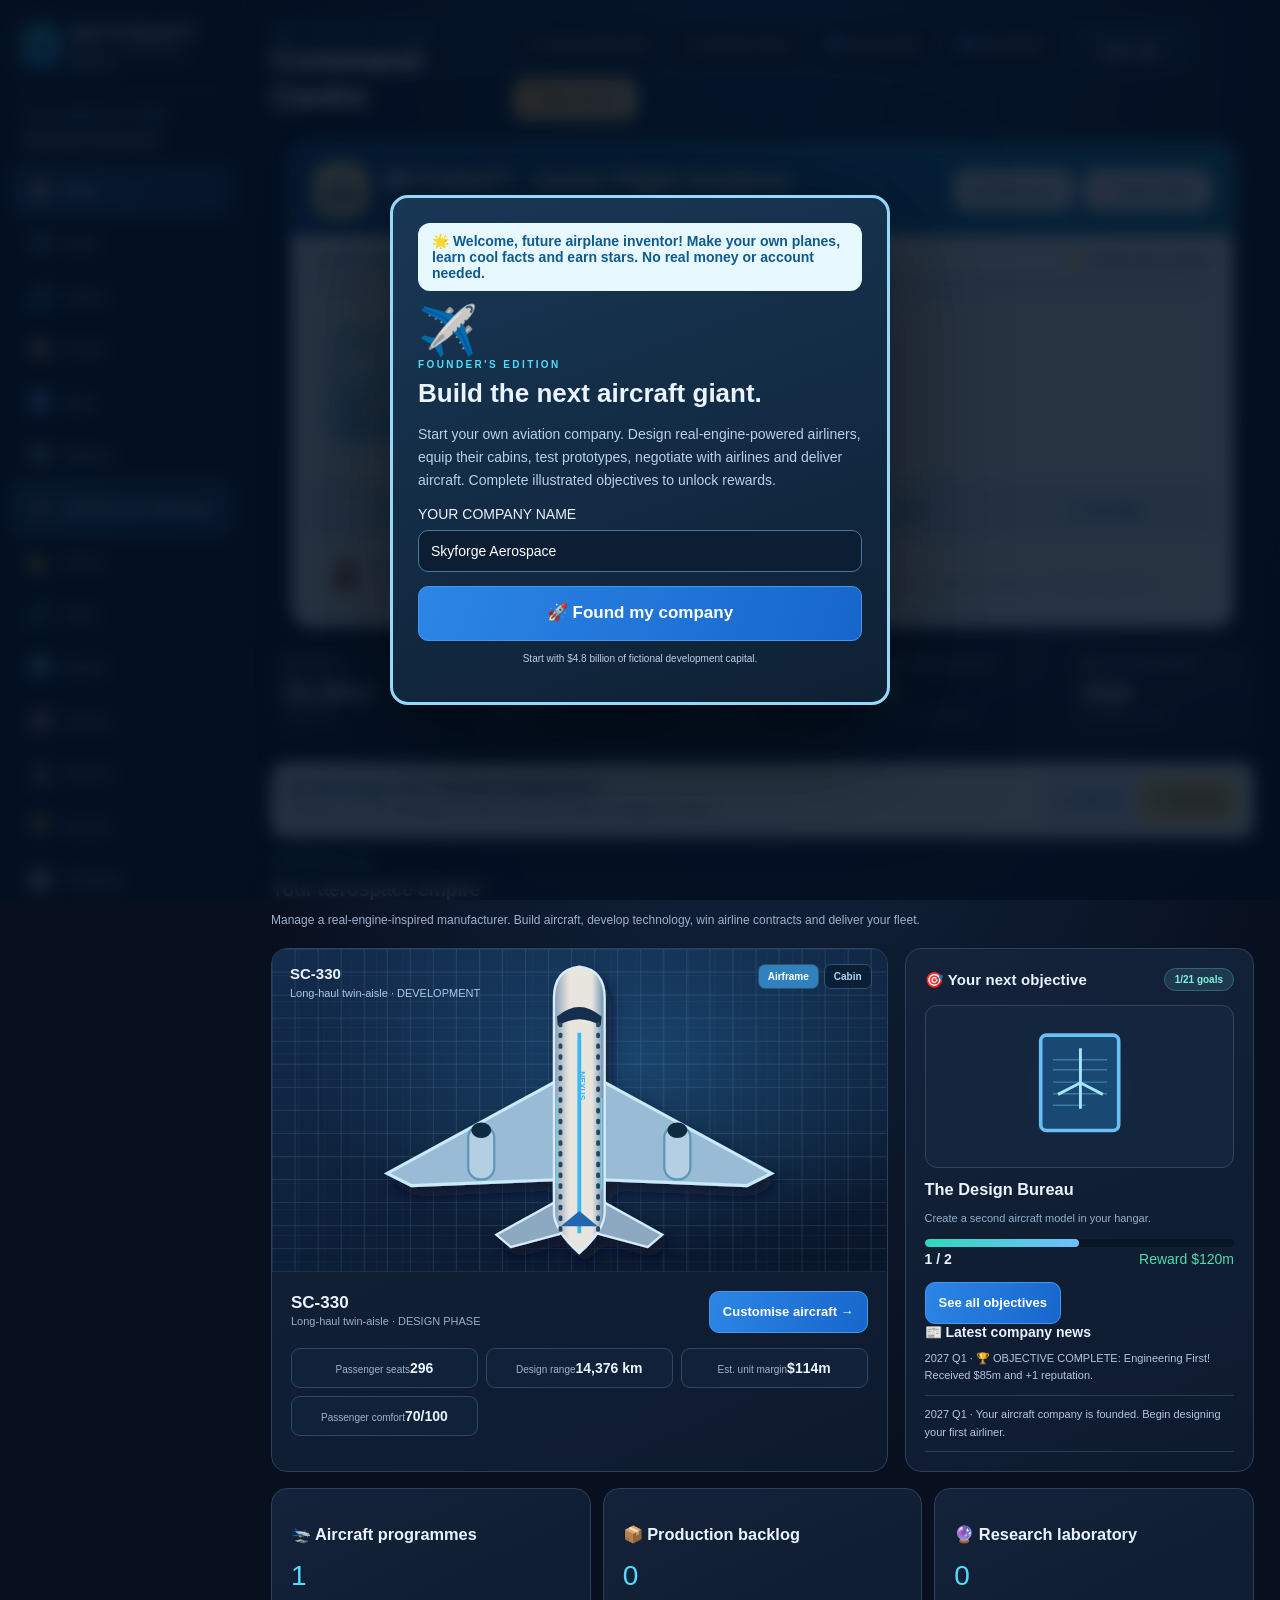
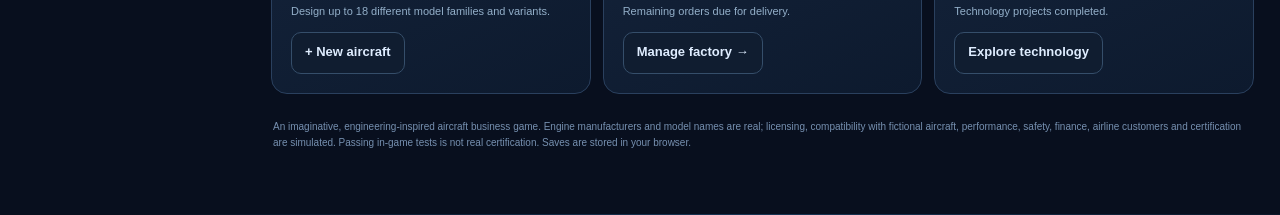
<file: skycraft/junior.html>
<!doctype html>
<html lang="en"><head><meta charset="utf-8"><meta name="viewport" content="width=device-width,initial-scale=1"><title>SKYCRAFT NEXUS — Build Your Aviation Future</title><meta name="theme-color" content="#102845"><meta name="description" content="Build your own futuristic airliners, design cabins, choose real engine families and run an aircraft manufacturing empire."><link rel="manifest" href="./manifest.webmanifest"><link rel="icon" type="image/png" href="./icon-192.png">
<style>
:root{color-scheme:dark;--bg:#080f1e;--side:#101b30;--panel:#111f35;--panel2:#192b45;--line:#2b3b56;--text:#eaf3ff;--muted:#9eb3ce;--cyan:#53dafa;--blue:#4a93fa;--amber:#ffc46a;--green:#4cdeb0;--red:#ff7d91}*{box-sizing:border-box}body{background:radial-gradient(ellipse at 60% -5%,#183657,#080f1e 60%);font-family:Inter,ui-sans-serif,-apple-system,BlinkMacSystemFont,"Segoe UI",sans-serif;margin:0;color:var(--text);font-size:14px}button,input,select{font:inherit}button{cursor:pointer}button:disabled{opacity:.43;cursor:not-allowed}button:focus-visible,input:focus-visible,select:focus-visible{outline:2px solid #69c9ff;outline-offset:2px}.app{display:grid;grid-template-columns:245px minmax(0,1fr);min-height:100vh;max-width:1780px;margin:auto}.sidebar{background:#0d192b;border-right:1px solid var(--line);position:sticky;top:0;height:100vh;display:flex;flex-direction:column;padding:23px 14px 14px;overflow-y:auto}.logo{display:flex;align-items:center;gap:10px;padding:0 10px 20px;border-bottom:1px solid var(--line);font-weight:1000;letter-spacing:2px;font-size:20px}.logo-symbol{background:linear-gradient(140deg,#3ef2dd,#2676db);border-radius:12px;width:41px;height:41px;display:grid;place-items:center;box-shadow:0 0 35px #39cbec35;color:#07233a;font-size:24px}.logo small{display:block;font-size:9px;letter-spacing:2px;color:#9ec1db;margin-top:3px}.brand-name{padding:20px 10px 10px;color:#81d8f6;font-size:10px;letter-spacing:1.6px;font-weight:900}.company-label{padding:0 10px 18px;font-weight:850;font-size:14px;white-space:normal}.nav-btn{display:flex;align-items:center;gap:12px;padding:13px 13px;border:1px solid transparent;background:transparent;color:#9cb3d0;border-radius:11px;width:100%;text-align:left;font-size:13px;font-weight:730;margin-bottom:3px}.nav-btn:hover{background:#1b2c46;color:#fff}.nav-btn.active{background:linear-gradient(105deg,#25476e,#1a365b);color:#effaff;border-color:#36658b}.nav-btn .ico{font-size:18px;width:23px;text-align:center}.nav-btn .pill-mini{margin-left:auto;border-radius:99px;padding:2px 7px;background:#2e4c66;font-size:10px;color:#aef5f8}.sidebar-bottom{margin-top:auto;border-radius:12px;background:linear-gradient(160deg,#1c3d5b,#172c45);padding:13px;border:1px solid #31506c}.sidebar-bottom b{font-size:12px}.sidebar-bottom p{font-size:11px;color:#b0cae3;line-height:1.55}.tinyline{height:7px;border-radius:9px;background:#07182b;overflow:hidden;margin:8px 0}.tinyline>i{display:block;height:100%;background:linear-gradient(90deg,#3ddbc3,#76b1ff);border-radius:9px}.content{min-width:0;padding:22px 26px 38px}.topbar{display:flex;align-items:center;justify-content:space-between;gap:12px;margin-bottom:23px}.eyebrow{font-size:10px;letter-spacing:2.4px;font-weight:900;color:var(--cyan);text-transform:uppercase;margin-bottom:5px}.page-title{font-size:clamp(23px,3vw,32px);font-weight:920;letter-spacing:-1px;margin:0}.top-actions{display:flex;gap:9px;align-items:center;flex-wrap:wrap}.datechip{padding:9px 13px;background:#192a44;border:1px solid #334a68;border-radius:10px;text-align:center;min-width:94px}.datechip small{display:block;color:#9fb9d0;font-size:9px;letter-spacing:1.5px}.datechip b{font-size:15px}.btn{border:1px solid #354e6a;color:#dfedff;background:#1a2d48;border-radius:10px;font-size:12px;font-weight:820;padding:10px 13px;transition:filter .14s,transform .14s}.btn:hover:not(:disabled){filter:brightness(1.17)}.btn:active:not(:disabled){transform:scale(.98)}.btn.primary{background:linear-gradient(110deg,#2c86e6,#1766cb);border-color:#4398ed;color:white}.btn.gold{color:#282016;background:linear-gradient(110deg,#f8c266,#f9d995);border-color:#ffe1a7}.btn.ghost{background:#101d30}.btn.red{color:#ffadb6;border-color:#813c4b}.btn.slim{padding:6px 9px;font-size:11px}.kpis{display:grid;grid-template-columns:repeat(5,minmax(0,1fr));gap:12px;margin-bottom:19px}.kpi{background:linear-gradient(160deg,#17263e,#101d30);border:1px solid #283c56;border-radius:14px;padding:14px;min-height:99px;box-shadow:0 7px 25px #02091728}.kpi .label{font-size:10px;color:#9fb4d1;font-weight:800;letter-spacing:.7px}.kpi .value{font-size:clamp(18px,2vw,25px);font-weight:900;margin-top:8px;letter-spacing:-.5px}.kpi .sub{font-size:10px;color:#648fac;margin-top:3px}.grid-main{display:grid;grid-template-columns:minmax(0,1.5fr) minmax(290px,.85fr);gap:17px}.card{background:linear-gradient(155deg,#14233a,#0d1a2e);border:1px solid #2a405e;border-radius:16px;overflow:hidden;min-width:0}.card-pad{padding:19px}.card-head{display:flex;align-items:center;justify-content:space-between;gap:10px;margin-bottom:14px}.card-head h2{font-size:15px;margin:0;letter-spacing:.1px}.subtle{font-size:11px;color:#93afc9}.badge{background:#1e394f;border:1px solid #2b6973;border-radius:99px;color:#7ef1dc;padding:5px 10px;font-size:10px;font-weight:850}.badge.warning{border-color:#916b43;color:#ffd28b;background:#3b2c28}.badge.red{border-color:#7c4255;color:#ffafbd}.hero{min-height:280px;background:radial-gradient(ellipse at 60% 34%,#24669b80,transparent 65%),linear-gradient(160deg,#132c4e,#091528);position:relative;overflow:hidden}.hero::before{content:"";position:absolute;inset:0;background-image:linear-gradient(#9fe2ff07 1px,transparent 1px),linear-gradient(90deg,#9fe2ff07 1px,transparent 1px);background-size:26px 26px;pointer-events:none}.hero svg{display:block;width:100%;max-height:370px;position:relative}.hero-caption{position:absolute;left:18px;top:16px;z-index:2}.hero-caption strong{font-size:15px}.hero-caption small{display:block;color:#a7c9e2;font-size:11px;margin-top:5px}.hero-switch{position:absolute;right:15px;top:15px;z-index:3;display:flex;gap:5px}.hero-switch button{border:1px solid #31536c;color:#a6d8ef;background:#071c32c9;padding:6px 9px;border-radius:7px;font-size:10px;font-weight:800}.hero-switch button.active{background:#2f82be;color:white}.mini-metrics{display:grid;grid-template-columns:repeat(4,1fr);gap:1px;background:#304765}.mini-metrics>div{background:#14263e;text-align:center;padding:12px 5px}.mini-metrics b{display:block;font-size:15px}.mini-metrics small{display:block;color:#90aac5;font-size:10px;margin-top:3px}.section-kicker{font-size:10px;color:#5ce4d0;font-weight:850;letter-spacing:1.5px;text-transform:uppercase;margin-bottom:9px}.section-title{font-size:20px;font-weight:890;letter-spacing:-.5px;margin:0 0 8px}.section-desc{color:#9bb1ce;line-height:1.65;font-size:12px;margin:0 0 18px}.section-row{display:flex;gap:9px;justify-content:space-between;align-items:center;flex-wrap:wrap;margin-bottom:15px}.flex{display:flex;align-items:center;gap:8px}.text-green{color:var(--green)}.text-red{color:var(--red)}.text-amber{color:var(--amber)}.text-cyan{color:var(--cyan)}.scroll{overflow-x:auto}.panel-list{display:grid;gap:10px}.list-row{display:flex;align-items:center;gap:12px;background:#12243b;border:1px solid #29415e;border-radius:11px;padding:12px}.list-row .title{font-weight:870;font-size:12px}.list-row .desc{font-size:11px;color:#95aec8;line-height:1.55;margin-top:4px}.progress{width:100%;height:8px;background:#071525;border-radius:30px;overflow:hidden;margin:9px 0 4px}.progress span,.progress i{height:100%;display:block;background:linear-gradient(90deg,#2fd8be,#72beff);border-radius:30px;transition:width .2s}.progress.gold span{background:linear-gradient(90deg,#f1ac40,#f9e19b)}.two-col{display:grid;grid-template-columns:1fr 1fr;gap:13px}.three-col{display:grid;grid-template-columns:repeat(3,1fr);gap:12px}.detail-panel{padding:16px;background:#14253d;border:1px solid #2d4360;border-radius:12px}.detail-panel h3{font-size:14px;margin:0 0 10px}.field{margin-bottom:15px}.field label,.field .field-label{display:block;font-size:11px;font-weight:800;color:#adbfda;margin-bottom:7px}.field input[type=text],.field input[type=number],.field select{background:#0b1a2e;color:#eaf3ff;border:1px solid #3c5575;border-radius:9px;width:100%;padding:10px;font-size:12px}.field input[type=range]{accent-color:#57c0f1;width:100%}.range-line{display:flex;justify-content:space-between;gap:8px;margin-bottom:7px}.range-line b{font-size:12px;color:#7adcf9}.check{display:flex;align-items:center;gap:8px;font-size:12px;color:#bbd0e9;cursor:pointer}.check input{accent-color:#4c9ff6;width:16px;height:16px}.option-grid{display:grid;grid-template-columns:repeat(2,minmax(0,1fr));gap:9px}.option{background:#14263f;border:1.5px solid #304560;border-radius:11px;padding:10px;text-align:center;color:#c2d7ef;font-weight:810;font-size:11px}.option.selected{background:#1b3656;border-color:#64ccf5;box-shadow:inset 0 0 0 1px #64ccf54c;color:white}.option svg{display:block;width:100%;height:84px;margin:0 auto 7px}.engine-grid{display:grid;grid-template-columns:repeat(2,minmax(0,1fr));gap:10px}.engine-card{background:#12243b;border:1.5px solid #2c415f;padding:12px;border-radius:12px;text-align:left;color:inherit;min-width:0}.engine-card.selected{border-color:#58cff1;background:#1b3555}.engine-card:disabled{opacity:.38}.engine-card .engine-head{display:flex;gap:10px;align-items:center}.engine-card h4{font-size:12px;margin:0 0 3px}.engine-card small{font-size:10px;color:#9bb2c9}.engine-card .stats{font-size:10px;color:#d0e2f6;margin-top:8px;line-height:1.6}.engine-card svg{width:110px;height:90px;max-width:47%;flex-shrink:0}.engine-tag{font-size:9px;background:#1e405e;color:#8de5e6;border:1px solid #345d6a;padding:3px 6px;border-radius:5px}.visual-card{padding:14px;background:#14263e;border:1px solid #30465f;border-radius:12px}.visual-card>svg{width:100%;height:130px}.visual-card h4{font-size:13px;margin:8px 0 5px}.visual-card p{font-size:11px;line-height:1.5;color:#a7bfda;margin:0}.flightline{padding:14px;background:#102137;border:1px solid #30445d;border-radius:11px;margin:8px 0}.flightline .frow{display:flex;justify-content:space-between;gap:10px;align-items:center}.flightline b{font-size:13px}.flightline p{font-size:11px;color:#96adc9;margin:6px 0}.step-dot{border-radius:100px;background:#213952;width:33px;height:33px;display:grid;place-items:center;color:#cce4f8;font-weight:900}.step-dot.done{background:#174b47;color:#81f5c3}.small-stat-grid{display:grid;grid-template-columns:repeat(3,1fr);gap:8px}.small-stat{border:1px solid #2d4867;background:#102239;padding:11px 8px;border-radius:9px;text-align:center}.small-stat b{display:block;font-size:18px}.small-stat small{font-size:10px;color:#9eb3cc}.objective-grid{display:grid;grid-template-columns:repeat(3,minmax(0,1fr));gap:13px}.objective{background:linear-gradient(155deg,#182b43,#101e32);border:1px solid #2c4563;border-radius:13px;padding:15px;position:relative}.objective.done{border-color:#2d796a;background:linear-gradient(155deg,#173d3c,#13262d)}.objective .icon-art{width:100%;height:107px;display:flex;align-items:center;justify-content:center;overflow:hidden;border-radius:9px;background:radial-gradient(ellipse at center,#27547b50,#0b203453);margin-bottom:12px}.objective .icon-art svg{width:96%;height:95px}.objective h3{font-size:13px;margin:0 0 5px}.objective p{font-size:11px;color:#98b5d0;line-height:1.5;min-height:46px;margin:0}.objective .reward{font-size:10px;color:#f8cd79;font-weight:850;margin-top:11px}.objective .count{font-size:10px;color:#9fc7dc;display:flex;justify-content:space-between}.objective .donebadge{position:absolute;right:13px;top:13px;background:#235a4a;color:#8ef8c7;font-weight:900;font-size:10px;padding:5px 8px;border-radius:7px}.notice{background:#382c25;border:1px solid #7d624b;border-radius:10px;padding:11px 13px;color:#ffd8a3;font-size:11px;line-height:1.6;margin:9px 0}.notice.ok{background:#16362f;border-color:#33705b;color:#a1f2ca}.notice.error{background:#402632;border-color:#8c4b57;color:#ffb4b8}.logs{max-height:240px;overflow:auto}.log{padding:10px 0;border-bottom:1px solid #293e56;font-size:11px;line-height:1.6;color:#b2c6df}.log time{font-weight:900;color:#71dfe0;margin-right:8px}.market-card{background:#12253c;border:1px solid #2e4562;padding:14px;border-radius:11px;margin-bottom:9px}.market-logo{width:49px;height:49px;border-radius:10px;display:grid;place-items:center;background:linear-gradient(135deg,#315a83,#183049);flex-shrink:0}.market-logo svg{width:40px;height:40px}.rating{color:#ffd179;letter-spacing:1px}.bar-list{display:grid;gap:8px}.row-stat{display:flex;align-items:center;justify-content:space-between;gap:10px;font-size:11px;padding:7px 0;border-bottom:1px solid #2a4059}.row-stat span{color:#aec3dc}.row-stat b{font-size:12px}.color-options{display:flex;gap:8px;flex-wrap:wrap}.color-dot{height:32px;width:32px;border-radius:50%;border:3px solid #132035;box-shadow:0 0 0 1px #5d718a}.color-dot.selected{box-shadow:0 0 0 3px #53d1ed}.research-grid{display:grid;grid-template-columns:repeat(3,minmax(0,1fr));gap:13px}.research-card{border:1px solid #30445d;background:#14263d;border-radius:13px;padding:12px}.research-card svg{height:105px;width:100%}.research-card h3{font-size:13px;margin:10px 0 5px}.research-card p{font-size:11px;color:#a5bbd4;line-height:1.55;min-height:54px}.research-card .levels{display:flex;gap:4px;margin:10px 0}.research-card .levels i{flex:1;height:6px;border-radius:6px;background:#32475b}.research-card .levels i.on{background:#65d3ed}.research-card .btn{width:100%;font-size:10px}.footer{color:#7690b0;font-size:10px;line-height:1.6;padding:25px 2px}.startup-overlay{position:fixed;inset:0;background:#031022d9;backdrop-filter:blur(8px);display:grid;place-items:center;z-index:15;padding:20px}.startup{max-width:500px;width:100%;padding:25px;background:linear-gradient(160deg,#183755,#0e2034);border:1px solid #3e7aa1;border-radius:18px;box-shadow:0 25px 120px #0009}.startup .start-icon{font-size:48px}.startup h2{font-size:27px;margin:8px 0}.startup p{line-height:1.65;font-size:13px;color:#b9d0e7}.startup input{width:100%;background:#0b1e34;border:1px solid #49779d;color:#fff;border-radius:10px;padding:12px;margin:8px 0 14px}.toast{position:fixed;bottom:22px;right:22px;z-index:18;max-width:360px;padding:14px 16px;border:1px solid #488997;border-radius:11px;background:#153747;color:#d7fff5;box-shadow:0 12px 45px #030b14aa;font-size:12px;line-height:1.5;opacity:0;transform:translateY(20px);pointer-events:none;transition:opacity .3s,transform .3s}.toast.show{opacity:1;transform:translateY(0)}@media(max-width:1190px){.grid-main{grid-template-columns:minmax(0,1fr)}.objective-grid,.research-grid{grid-template-columns:repeat(2,1fr)}.kpis{grid-template-columns:repeat(3,1fr)}}@media(max-width:760px){.app{display:block}.sidebar{position:relative;height:auto;padding:12px;display:block}.logo{padding-bottom:8px}.brand-name,.company-label,.sidebar-bottom{display:none}.nav-items{display:flex;overflow:auto;gap:5px;padding-top:9px}.nav-btn{flex:0 0 auto;width:auto;white-space:nowrap;padding:9px 10px;font-size:11px}.nav-btn .ico{width:auto}.content{padding:14px}.topbar{align-items:flex-start;flex-direction:column}.kpis{grid-template-columns:repeat(2,1fr)}.two-col,.three-col,.engine-grid,.objective-grid,.research-grid{grid-template-columns:1fr}.hero{min-height:230px}.mini-metrics{grid-template-columns:repeat(2,1fr)}.page-title{font-size:25px}.option-grid{grid-template-columns:repeat(2,1fr)}}

body.easy-read{font-size:17px;letter-spacing:.012em}body.easy-read .subtle,body.easy-read .nav-btn,body.easy-read .field label,body.easy-read .field-label,body.easy-read .desc{font-size:14px;color:#e7f2ff}body.easy-read .btn,body.easy-read .option,body.easy-read .card p{font-size:14px}body.easy-read .card,body.easy-read .detail-panel{border-color:#90c3eb}body.easy-read button{min-height:40px}
@media(prefers-reduced-motion:reduce){*,*:before,*:after{animation-duration:.01ms!important;transition-duration:.01ms!important;scroll-behavior:auto!important}}

/* NEXT-GEN CREATOR FORGE / INCLUSIVE UI */
.skip-link{position:fixed;z-index:1000;top:-100px;left:12px;background:#fff;color:#072c4a;padding:12px 16px;border-radius:8px;font-weight:850}.skip-link:focus{top:12px}
.screen-reader-only{position:absolute;width:1px;height:1px;overflow:hidden;clip-path:inset(50%);white-space:nowrap}
.nexus-banner{padding:15px 18px;border-radius:15px;border:1px solid #426b8a;background:linear-gradient(115deg,#144464,#182941 60%,#173652);display:flex;justify-content:space-between;align-items:center;gap:16px;flex-wrap:wrap;margin-bottom:15px}
.nexus-banner h2{font-size:20px;margin:0 0 5px}.nexus-banner p{font-size:12px;color:#a8c9df;margin:0}
.forge-grid{display:grid;grid-template-columns:minmax(0,1.18fr) minmax(280px,.82fr);gap:14px}
.forge-preview{position:relative;background:radial-gradient(circle at 50% 35%,#24699b,#0b1a30 75%);border:1px solid #365471;border-radius:14px;overflow:hidden;min-height:310px}
.forge-preview svg{display:block;width:100%}.forge-preview.editable{cursor:crosshair;outline:2px solid #3fc9d8;outline-offset:-4px}
.forge-hint{position:absolute;bottom:12px;left:12px;right:12px;pointer-events:none;padding:10px;background:#0c1c32c9;border-radius:8px;font-weight:780;color:#e5f7ff;font-size:12px}
.forge-controls{display:grid;gap:10px}.forge-panel{border:1px solid #2d4560;background:#122239;border-radius:13px;padding:15px}.forge-panel h3{margin:0 0 11px;font-size:14px}
.forge-label{font-size:11px;color:#9fc8e5;font-weight:750;display:block;margin:0 0 6px}
.forge-input,.forge-select{width:100%;border:1px solid #405c7c;border-radius:9px;background:#091b30;color:#f1f8ff;padding:10px;font-size:13px}
.forge-picker{height:40px;width:100%;border:1px solid #3a5573;border-radius:10px;background:transparent;cursor:pointer}
.forge-row{display:grid;grid-template-columns:1fr 1fr;gap:10px;margin:9px 0}
.forge-palette{display:flex;gap:7px;flex-wrap:wrap}.forge-palette button{font-size:12px;background:#172e4b;border:1px solid #3c5271;color:#fff;padding:9px 10px;border-radius:9px;min-height:40px}
.forge-palette button.active{border-color:#63daf0;box-shadow:0 0 0 1px #63daf0}
.forge-sticker{font-size:19px!important}.forge-caption{color:#a6c4db;font-size:11px;line-height:1.6}
.forge-gallery{display:grid;grid-template-columns:repeat(3,minmax(0,1fr));gap:10px}.forge-stat{padding:11px;background:#152b45;border:1px solid #34506d;border-radius:9px;text-align:center}.forge-stat b{display:block;font-size:17px;color:#75dcf5}.forge-stat small{font-size:10px;color:#acc9e2}
.invention-card{background:#14283f;border:1px solid #31526b;border-radius:11px;padding:12px;margin:7px 0}.invention-card b{font-size:13px}.invention-card .data{font-size:11px;color:#a6c4db;margin-top:5px}
.help-grid{display:grid;grid-template-columns:repeat(2,minmax(0,1fr));gap:12px}.access-tile{border:1px solid #34516d;background:#132943;border-radius:13px;padding:15px}.access-tile h3{font-size:15px;margin:0 0 9px}.access-tile p{font-size:12px;color:#afc9e2;line-height:1.6}.access-tile button{min-height:44px}
body.high-contrast{--muted:#ebf8ff;--text:#fff;--cyan:#9df7ff;--line:#a8cde2;background:#000}
body.high-contrast .card,body.high-contrast .detail-panel,body.high-contrast .forge-panel,body.high-contrast .sidebar,body.high-contrast .access-tile{background:#07111d;border-color:#9bd9ff}
body.high-contrast .subtle,body.high-contrast .desc,body.high-contrast .section-desc{color:#eaf7ff}
body.reduce-motion *,body.reduce-motion *:before,body.reduce-motion *:after{animation-duration:.01ms!important;transition-duration:.01ms!important;scroll-behavior:auto!important}
body.extra-large{font-size:19px}body.extra-large .nav-btn,body.extra-large .btn,body.extra-large .subtle,body.extra-large .field label,body.extra-large p{font-size:16px}body.extra-large button{min-height:48px}
.forge-preview [data-decal-pos]{pointer-events:none}
@media(max-width:970px){.forge-grid{grid-template-columns:1fr}.help-grid{grid-template-columns:1fr}}
@media(max-width:700px){.nexus-banner h2{font-size:17px}.forge-row{grid-template-columns:1fr}.forge-preview{min-height:0}}
</style><style>/* SKYCRAFT Junior Flight Academy: readable, keyboard and touch friendly. */
.kid-panel{margin:14px 20px 16px;padding:0;border:2px solid #8ad0f5;border-radius:21px;overflow:hidden;background:#f7fcff;color:#173b5f;box-shadow:0 7px 24px #123e6514}
.kid-panel *{box-sizing:border-box}
.kid-head{padding:17px 20px;background:linear-gradient(110deg,#144781,#1674bc 58%,#117c94);color:white;display:flex;gap:14px;flex-wrap:wrap;justify-content:space-between;align-items:center}
.kid-brand{display:flex;gap:13px;align-items:center}.kid-avatar{height:56px;width:56px;border-radius:18px;display:grid;place-items:center;background:#fff2a3;color:#164880;font-size:32px;box-shadow:0 4px 0 #092f4b22}
.kid-head h2{margin:0;font-size:24px;font-weight:950;color:white;line-height:1.25}.kid-head p{margin:3px 0 0;font-size:13px;color:#d2f2ff}
.kid-actions{display:flex;flex-wrap:wrap;gap:8px;align-items:center}.kid-btn{background:#fff;border:2px solid #9bbbdc;padding:11px 14px;color:#174c7b;border-radius:12px;font-weight:850;font-size:13px;min-height:44px;cursor:pointer;transition:transform .16s ease,background .16s ease}.kid-btn:hover{background:#e3f5ff;transform:translateY(-1px)}.kid-btn:focus-visible{outline:4px solid #ffda68;outline-offset:2px}.kid-btn.primary{background:#ffde73;color:#443000;border-color:#f2c54d}.kid-btn.primary:hover{background:#ffe898}.kid-btn.sky{background:#e1f2ff;border-color:#71b8ef;color:#0a4e8a}.kid-head .kid-btn{background:#ffffffec}
.kid-body{padding:17px 20px 20px}.kid-topline{display:flex;justify-content:space-between;align-items:center;gap:8px;flex-wrap:wrap;font-size:14px;font-weight:800;color:#185d8f}.kid-progress{height:14px;background:#d7e9f5;border-radius:30px;overflow:hidden;margin:9px 0 16px}.kid-progress span{height:100%;display:block;background:linear-gradient(90deg,#20a6d4,#53ca87);border-radius:30px;transition:width .3s}
.kid-feature{display:grid;grid-template-columns:135px minmax(0,1fr);gap:18px;border:2px solid #c4e5fb;border-radius:18px;background:#fff;padding:14px;align-items:center}
.kid-art{background:linear-gradient(145deg,#b5e7ff,#eefbff);border-radius:16px;display:grid;place-items:center;min-height:135px;overflow:hidden}
.kid-art svg{width:100%;height:auto;max-height:145px}.kid-feature h3{font-size:21px;line-height:1.25;margin:0 0 6px;color:#164c7d}.kid-feature p{font-size:14px;color:#476780;margin:0 0 11px;line-height:1.55}.kid-feature .kid-tag{font-size:12px;color:#2681a3;font-weight:900;margin-bottom:4px;text-transform:uppercase;letter-spacing:.5px}
.kid-quick{display:flex;gap:9px;flex-wrap:wrap;margin-top:13px}.kid-quick .kid-btn{flex:1;min-width:138px}
.kid-grid{display:grid;grid-template-columns:repeat(3,minmax(0,1fr));gap:11px;margin-top:15px}.kid-mini{background:#fff;border:2px solid #d4e8f6;border-radius:14px;padding:12px;display:flex;gap:8px;align-items:flex-start}.kid-mini .ico{font-size:29px}.kid-mini strong{font-size:13px;display:block;color:#174d79}.kid-mini small{font-size:11px;color:#5d7b93;line-height:1.4;display:block;margin-top:3px}
.kid-expand{margin-top:15px;padding-top:14px;border-top:1px solid #cde5f5}.kid-map{display:grid;grid-template-columns:repeat(2,minmax(0,1fr));gap:10px;margin-top:12px}.kid-step{display:flex;align-items:flex-start;gap:12px;border:2px solid #d4e8f5;background:white;border-radius:14px;padding:11px}.kid-step.complete{border-color:#7dcda3;background:#effdf5}.kid-step.next{border-color:#f2be4a;background:#fffbee}.kid-step .stepicon{font-size:30px;flex:0 0 35px}.kid-step .text{flex:1;min-width:0}.kid-step strong{font-size:13px;line-height:1.4;display:block;color:#204769}.kid-step p{font-size:12px;color:#5a778f;line-height:1.45;margin:3px 0 8px}.kid-step .kid-btn{min-height:36px;padding:6px 10px;font-size:11px}
.kid-learning{background:#e7f5ff;border:1px solid #b8dcf7;border-radius:14px;padding:13px 15px;margin-top:14px;line-height:1.5;font-size:13px;color:#28516d}.kid-learning b{color:#155e94}.kid-quiz{margin-top:13px;padding:14px;border-radius:15px;background:#fff;border:2px solid #f4dd96}.kid-quiz h3{margin:0 0 7px;font-size:17px;color:#71521b}.kid-quiz p{font-size:14px;color:#3b5874}.kid-answers{display:flex;flex-wrap:wrap;gap:7px}.kid-answers button{flex:1 1 140px}.kid-feedback{padding:10px 12px;margin-top:10px;background:#e8f7ef;border-radius:10px;font-size:13px;line-height:1.5;color:#276c4c}.kid-summary{display:block;margin-top:9px;font-size:11px;color:#416d8b}.kid-hidden{display:none!important}
.kid-coach{background:linear-gradient(90deg,#e9f6ff,#fffef3);border:2px solid #b8dff2;border-radius:15px;margin:0 0 18px;padding:14px 16px;display:flex;align-items:center;flex-wrap:wrap;justify-content:space-between;gap:10px}.kid-coach .tip-title{font-weight:950;color:#165488;font-size:15px}.kid-coach p{margin:4px 0 0;color:#40667f;font-size:13px;line-height:1.45;max-width:620px}.kid-coach .kid-btn{padding:9px 11px;font-size:12px}
body.junior-mode .nav-btn{min-height:47px;font-size:13px}
body.junior-mode .btn,body.junior-mode .option{font-size:13px;line-height:1.4;min-height:42px}
body.junior-mode #page h2{line-height:1.35}
body.junior-mode #page p,body.junior-mode #page .subtle{line-height:1.6}
body.junior-mode .top-actions [data-action="savefile"],body.junior-mode .top-actions [data-action="import"]{display:none}
body.junior-mode .nexus-banner [data-action="share-blueprint"]{display:none}
body.junior-mode .startup-overlay .startup{border:3px solid #96d8f9}
body.junior-mode .startup h2{font-size:26px}
body.junior-mode .startup p{font-size:14px;line-height:1.65}
body.junior-mode .startup [data-action="found"]{font-size:17px!important;min-height:55px}
body.junior-mode .kid-panel h2,body.junior-mode .kid-panel h3{letter-spacing:0}
.kid-panel button:focus-visible{outline:4px solid #ffbb35;outline-offset:2px}
@media(max-width:750px){.kid-panel{margin:9px 10px 13px}.kid-head{padding:14px}.kid-head h2{font-size:19px}.kid-body{padding:13px}.kid-feature{grid-template-columns:100px minmax(0,1fr);gap:11px;padding:10px}.kid-art{min-height:110px}.kid-feature h3{font-size:16px}.kid-feature p{font-size:12px}.kid-grid{grid-template-columns:1fr}.kid-map{grid-template-columns:1fr}.kid-quick .kid-btn{min-width:0}.kid-actions{width:100%}.kid-actions .kid-btn{flex:1}}
@media(max-width:390px){.kid-feature{display:block}.kid-art{width:100%;height:110px;margin-bottom:10px}.kid-brand .kid-avatar{width:44px;height:44px;font-size:26px}.kid-head h2{font-size:17px}}
@media(prefers-reduced-motion:reduce){.kid-panel *{transition:none!important;animation:none!important}}
</style></head><body>
<a class="skip-link" href="#page">Skip to the main content</a>
<div class="app" id="game"><aside class="sidebar"><div class="logo"><div class="logo-symbol">✈</div><div>SKYCRAFT<small>NEXUS · AIRCRAFT EMPIRE</small></div></div><div class="brand-name">YOUR MANUFACTURER</div><div class="company-label" id="company-label">—</div><nav class="nav-items" id="nav"></nav><div class="sidebar-bottom" id="sidebar-goal"></div></aside>
<main class="content"><header class="topbar"><div><div class="eyebrow" id="page-eyebrow">CEO CONTROL CENTRE</div><h1 class="page-title" id="page-title">Company Dashboard</h1></div><div class="top-actions"><button class="btn ghost" data-tab="maker">✨ Creator Forge</button><button class="btn ghost" data-tab="access">♿ Access Hub</button><button class="btn ghost" data-action="accessibility" aria-pressed="false" title="Toggle larger text and improved contrast">♿ Easy Read</button><button class="btn ghost" data-action="savefile">⇩ Export save</button><button class="btn ghost" data-action="import">⇧ Import save</button><div class="datechip"><small>SIMULATION DATE</small><b id="date">2027 Q1</b></div><button class="btn gold" data-action="advance">⏩ Next quarter</button></div></header><section class="kpis" id="kpis"></section><div id="page" tabindex="-1" aria-live="off"></div><div class="footer">An imaginative, engineering-inspired aircraft business game. Engine manufacturers and model names are real; licensing, compatibility with fictional aircraft, performance, safety, finance, airline customers and certification are simulated. Passing in-game tests is not real certification. Saves are stored in your browser.</div></main></div>
<input id="import-file" style="display:none" type="file" accept="application/json,.json"/>
<div class="screen-reader-only" id="nexus-status" role="status" aria-live="polite"></div>
<div class="startup-overlay" id="startup" style="display:none"><div class="startup"><div class="start-icon">✈️</div><div class="eyebrow">FOUNDER'S EDITION</div><h2>Build the next aircraft giant.</h2><p>Start your own aviation company. Design real-engine-powered airliners, equip their cabins, test prototypes, negotiate with airlines and deliver aircraft. Complete illustrated objectives to unlock rewards.</p><label class="field-label" for="company-input">YOUR COMPANY NAME</label><input id="company-input" maxlength="30" value="Skyforge Aerospace"/><button class="btn primary" data-action="found" style="width:100%;font-size:14px;padding:13px">🚀 Found my company</button><p style="font-size:10px;text-align:center">Start with $4.8 billion of fictional development capital.</p></div></div><div class="toast" id="toast" role="status" aria-live="polite"></div>
<script>
(function(){'use strict';
const $=s=>document.querySelector(s), root=$('#game');
const esc=s=>String(s).replace(/[&<>"']/g,c=>({'&':'&amp;','<':'&lt;','>':'&gt;','"':'&quot;',"'":'&#39;'}[c]));
const clamp=(n,l,h)=>Math.max(l,Math.min(h,n));const rnd=(l,h)=>Math.floor(l+Math.random()*(h-l+1));const fmt=n=>Number(n).toLocaleString('en-GB',{maximumFractionDigits:0});const doll=n=>(n<0?'-':'')+'$'+(Math.abs(n)>=1000?(Math.abs(n)/1000).toFixed(2)+'bn':Math.abs(n).toFixed(0)+'m');
const storage='skycraft-aircraft-empire-v1';
const stickerList={star:'★',bolt:'⚡',heart:'♥',planet:'◉',leaf:'◆',wing:'✦',moon:'☾',diamond:'⬟'};
const defaultCustom=()=>({nose:'streamlined',tail:'classic',stripe:'#3bb8f6',stripeWidth:5,accent:'#75d7ed',mark:'NEXUS',sticker:'star',stickerColor:'#ffdf78',stickerSize:22,placeMode:false,decals:[],hud:true,autonomy:false,vision:false});
function ensureModel(p){if(!p.custom||typeof p.custom!=='object')p.custom=defaultCustom();else p.custom=Object.assign(defaultCustom(),p.custom);if(!Array.isArray(p.custom.decals))p.custom.decals=[];if(!Array.isArray(p.modules))p.modules=[];
for(const field of ['stripe','accent','stickerColor'])if(!/^#[0-9a-fA-F]{6}$/.test(p.custom[field]))p.custom[field]=defaultCustom()[field];
if(!/^#[0-9a-fA-F]{6}$/.test(p.livery))p.livery='#e8e5de';
for(const [k,choices] of Object.entries({nose:['streamlined','pointed','round'],tail:['classic','vee','twin'],sticker:Object.keys(stickerList)}))if(!choices.includes(p.custom[k]))p.custom[k]=defaultCustom()[k];
p.custom.stripeWidth=clamp(Number(p.custom.stripeWidth)||5,2,19);p.custom.stickerSize=clamp(Number(p.custom.stickerSize)||22,12,44);p.custom.mark=String(p.custom.mark||'').slice(0,12);
return p;}

const SEG={single:{name:'Single-aisle',seats:'130–225 passengers',length:44,span:37,fuel:24,empty:39,volume:240,mtow:105,refMass:82,refThrust:295,rangeCoeff:242,runway:2220,minTW:.295,area:4.4,maxLoading:720,minRange:3600,cost:46,price:142,test:[35,45,62,70,65]},wide:{name:'Long-haul twin-aisle',seats:'240–380 passengers',length:64,span:61,fuel:117,empty:124,volume:460,mtow:350,refMass:276,refThrust:680,rangeCoeff:117,runway:2630,minTW:.235,area:6.5,maxLoading:840,minRange:7500,cost:118,price:315,test:[58,82,116,140,125]},jumbo:{name:'Very large widebody',seats:'350–550 passengers',length:76,span:72,fuel:159,empty:180,volume:690,mtow:460,refMass:405,refThrust:940,rangeCoeff:94,runway:3020,minTW:.225,area:7.8,maxLoading:860,minRange:9200,cost:213,price:510,test:[85,118,170,210,195]}};
const ENGINE={leap:{name:'CFM LEAP-1A',maker:'CFM International',thrust:146.8,fan:1.98,blades:18,segment:'single',cost:15,eff:1.04,noise:85},gtf:{name:'PW1100G-JM GTF',maker:'Pratt & Whitney',thrust:147,fan:2.06,blades:20,segment:'single',cost:16,eff:1.065,noise:89},genx:{name:'GEnx-1B76',maker:'GE Aerospace',thrust:338,fan:2.82,blades:18,segment:'wide',cost:29,eff:1.03,noise:87},trent:{name:'Trent 1000 TEN',maker:'Rolls-Royce',thrust:331,fan:2.85,blades:20,segment:'wide',cost:31,eff:1.04,noise:86},xwb:{name:'Trent XWB-97',maker:'Rolls-Royce',thrust:431.5,fan:3,blades:22,segment:'wide',cost:39,eff:1.075,noise:88},ge90:{name:'GE90-115B',maker:'GE Aerospace',thrust:513,fan:3.25,blades:22,segment:'wide',cost:43,eff:.95,noise:80},ge9x:{name:'GE9X',maker:'GE Aerospace',thrust:470,fan:3.40,blades:16,segment:'wide',cost:47,eff:1.11,noise:91}};
const SEATS={economy:{name:'Standard seat',space:1,comfort:57,cost:.013},extra:{name:'Extra-legroom seat',space:1.28,comfort:69,cost:.021},recliner:{name:'Recliner',space:1.65,comfort:76,cost:.03},lieflat:{name:'Lie-flat bed',space:2.65,comfort:89,cost:.088},suite:{name:'Enclosed suite',space:3.6,comfort:98,cost:.15}};
const CABINS={first:{name:'First Class',short:'FIRST',color:'#e9bf6c'},business:{name:'Business Class',short:'BUSINESS',color:'#5b9de0'},premium:{name:'Premium Economy',short:'PREMIUM',color:'#67cbb8'},economy:{name:'Economy',short:'ECONOMY',color:'#abb9d8'}};
const COLORS={pearl:'#e8e5de',ocean:'#438be0',ruby:'#d65c72',jade:'#38ba9e',amethyst:'#9a83f1',midnight:'#364967'};
const LIGHTS={day:['Daylight','#9cdcff'],sunset:['Sunset','#ffba81'],galaxy:['Galaxy','#9b87f6'],aurora:['Aurora','#5ae9c3']};
const RDS={aero:{name:'Aerodynamics laboratory',desc:'Higher wing efficiency, longer range and lower operating cost.',cost:115,duration:2,type:'wing'},composite:{name:'Advanced composites',desc:'Reduce airframe weight and improve payload margin.',cost:145,duration:2,type:'composite'},safety:{name:'Test & safety systems',desc:'Reduce development test failure risk and improve reliability.',cost:125,duration:2,type:'shield'},digital:{name:'Smart cabin systems',desc:'Improve passenger satisfaction and onboard technology.',cost:90,duration:1,type:'screen'},factory:{name:'Robotic assembly',desc:'Increase quarterly production capacity and reduce build costs.',cost:170,duration:2,type:'factory'},supply:{name:'Engine supply network',desc:'Reduce supply disruption and manufacturing delays.',cost:105,duration:1,type:'engine'}};
const STAGES=[{name:'Wind-tunnel campaign',type:'wind',dur:1,desc:'Drag, flutter and stall behaviour'}, {name:'Static & fatigue structures',type:'wing',dur:2,desc:'Wing loading, landing gear and fatigue cycles'}, {name:'Avionics & systems integration',type:'screen',dur:1,desc:'Flight computers, power and cabin systems'}, {name:'Flight-test fleet',type:'plane',dur:3,desc:'Performance, hot-and-high and emergency tests'}, {name:'Game type certification',type:'shield',dur:2,desc:'Final simulated regulatory sign-off'}];
const CUSTOMERS=[{name:'Northstar Airways',segment:'single',seats:165,range:4200,budget:148,color:'#4aa8f3'}, {name:'Blue Coast Airlines',segment:'single',seats:180,range:5300,budget:156,color:'#35c7bb'}, {name:'Alpine Connect',segment:'single',seats:195,range:3500,budget:142,color:'#a3bffa'}, {name:'Meridian World',segment:'wide',seats:284,range:10300,budget:335,color:'#d8b674'}, {name:'Aurora Atlantic',segment:'wide',seats:305,range:12200,budget:360,color:'#74bbff'}, {name:'Horizon Pacific',segment:'wide',seats:330,range:11300,budget:355,color:'#66d3b1'}, {name:'Desert Crown',segment:'jumbo',seats:435,range:11200,budget:525,color:'#d5b57b'}, {name:'Orion International',segment:'jumbo',seats:460,range:12900,budget:555,color:'#d596e9'}, {name:'Global Skies',segment:'jumbo',seats:485,range:10300,budget:540,color:'#7fc9ed'}];
const REVIEWS_GOOD=['The seats were wonderfully comfortable.','I loved the lighting and quiet atmosphere.','The entertainment and cabin technology were excellent.','A beautiful, modern aircraft!','Very pleasant flight and excellent space.','Really impressive onboard experience.'];
const REVIEWS_MID=['The journey was fine, but seating felt crowded.','Good aircraft, although the cabin could be quieter.','I wish the windows and lighting were better.','The flight was acceptable, but nothing special.'];
function zone(seats,seat,trim,light,dim){return {seats,seat,trim,light,dim,smart:true,wifi:true,screen:true,charging:true,doors:seat==='suite',noise:true,accessible:false,hearing:false,braille:false,ai:false,holo:false,adaptive:false,touchless:false,virtual:false};}
function createModel(segment,id){const s=SEG[segment];const cabins=segment==='single'?{first:zone(0,'suite','pearl','sunset',50),business:zone(10,'lieflat','ocean','galaxy',55),premium:zone(18,'extra','jade','day',15),economy:zone(150,'economy','midnight','day',0)}:segment==='wide'?{first:zone(8,'suite','pearl','sunset',65),business:zone(32,'lieflat','ocean','galaxy',60),premium:zone(36,'extra','jade','day',25),economy:zone(220,'economy','midnight','day',5)}:{first:zone(14,'suite','pearl','sunset',65),business:zone(58,'lieflat','ocean','galaxy',65),premium:zone(58,'extra','jade','day',25),economy:zone(298,'economy','midnight','day',5)};
return {id,name:segment==='single'?'SC-180':segment==='wide'?'SC-330':'SC-500',segment,length:s.length,span:s.span,fuel:s.fuel,material:'composite',wing:'swept',fold:segment==='jumbo',engine:segment==='single'?'leap':segment==='wide'?'genx':'ge9x',nEngines:2,livery:'#e8e5de',cabins,listPrice:s.price,stage:0,test:null,certified:false,launched:false,delivered:0};}
function fresh(){return {started:false,company:'Skyforge Aerospace',q:0,cash:4800,debt:0,rep:52,models:[createModel('wide',1)],nextId:2,active:1,tab:'dashboard',preview:'outside',zone:'business',research:{aero:0,composite:0,safety:0,digital:0,factory:0,supply:0},queue:[],factory:2,offers:[],orders:[],reviews:[],totalDelivered:0,revenue:0,totalOrders:0,profitQuarters:0,objectives:[],history:[4800],news:[{q:0,text:'Your aircraft company is founded. Begin designing your first airliner.'}],gameStats:{tests:0,wingTests:0,rdDone:0},resetConfirm:false,easyRead:false};}
let G;try{G=JSON.parse(localStorage.getItem(storage)||'null');if(!G||!Array.isArray(G.models)||!G.models.length||!G.research||!G.gameStats)throw Error('Invalid save');}catch(e){G=fresh();}
function active(){return ensureModel(G.models.find(x=>x.id===G.active)||G.models[0]);}
function date(q=G.q){return (2027+Math.floor(q/4))+' Q'+(q%4+1);}
function news(text){G.news.unshift({q:G.q,text});G.news=G.news.slice(0,60);}
if(!G.pref)G.pref={contrast:false,large:false,motion:false};
G.models.forEach(ensureModel);
function save(){try{localStorage.setItem(storage,JSON.stringify(G));}catch(e){}}
let toastTimer;function toast(msg){const t=$('#toast');t.textContent=msg;t.classList.add('show');const sr=$('#nexus-status');if(sr)sr.textContent=msg;clearTimeout(toastTimer);toastTimer=setTimeout(()=>t.classList.remove('show'),3500);}
function numbers(p){const s=SEG[p.segment],e=ENGINE[p.engine],cs=Object.values(p.cabins);let pax=0,used=0,comfortSum=0,interior=0,features=0;
cs.forEach(c=>{pax+=c.seats;used+=c.seats*SEATS[c.seat].space;const ups=['smart','wifi','screen','charging','doors','noise','accessible','hearing','braille','ai','holo','adaptive','touchless','virtual'].filter(x=>c[x]).length;features+=ups;const co=clamp(SEATS[c.seat].comfort+ups*1.35+(c.accessible?2:0)+(c.hearing?1:0)+(c.adaptive?1:0)+(c.light==='day'?0:2.5)+G.research.digital*2,1,100);comfortSum+=co*c.seats;interior+=c.seats*(SEATS[c.seat].cost+ups*.0025);});
const volume=s.volume+(p.length-s.length)*(p.segment==='single'?6.8:p.segment==='wide'?8.3:11);
let empty=(s.empty+(p.length-s.length)*1.95+(p.span-s.span)*.8)*(p.material==='composite'?.95:1.035)*(1-G.research.composite*.021);
const modules=p.modules||[],moduleMass=modules.reduce((n,x)=>n+(Number(x.mass)||0),0)/1000,modulePower=modules.reduce((n,x)=>n+(Number(x.power)||0),0);
const mass=empty+p.fuel+pax*.105+(p.nEngines===4?7:0)+moduleMass, thrust=e.thrust*p.nEngines, tw=thrust/(9.81*mass);
const wingArea=p.span*s.area*(p.wing==='highaspect'?1.065:p.wing==='compact'?.90:1),wingLoad=mass*1000/wingArea;
const wingBonus=p.wing==='highaspect'?1.09:p.wing==='compact'?.92:1;
const range=Math.max(0,Math.round(p.fuel*s.rangeCoeff*Math.pow(s.refMass/mass,.52)*e.eff*wingBonus*(1+G.research.aero*.035)));
const runway=Math.round(s.runway*Math.pow(mass/s.refMass,1.15)*Math.pow(s.refThrust/thrust,.6)*Math.pow(s.span/p.span,.25));
const fuelIndex=clamp(Math.round(100*(1/(e.eff*wingBonus*(1+G.research.aero*.03)))*(s.refMass/mass*.7+.3)),55,170);
const noise=clamp(Math.round(e.noise+(p.wing==='highaspect'?2:0)+G.research.aero-(p.nEngines===4?4:0)),45,100);
const safety=clamp(65+G.research.safety*9+(p.material==='composite'?3:0)+(p.wing==='highaspect'?2:0),40,100);
const comfort=pax?Math.min(100,Math.round(comfortSum/pax+modules.reduce((n,x)=>n+(Number(x.bonus)||0),0))):0;
const buildCost=(s.cost+e.cost*p.nEngines+interior+(p.material==='composite'?14:0)+(p.fold?10:0)+(p.wing==='highaspect'?8:0)+moduleMass*.95+modulePower*.06)*(1-G.research.factory*.035);
const warnings=[];
if(used>volume)warnings.push('Cabin floor-space exceeded ('+Math.round(used-volume)+' units over).');
if(e.segment==='single'&&p.segment!=='single'||e.segment==='wide'&&p.segment==='single')warnings.push('Selected engine belongs to the wrong aircraft class.');
if(p.nEngines===4&&p.segment==='single')warnings.push('Four-engine layout not supported on a single-aisle model.');
if(p.engine==='ge9x'&&p.segment!=='jumbo')warnings.push('GE9X-specific integration requires the very-large 777X-inspired programme in this game.');
if(p.engine==='ge90'&&p.segment==='single')warnings.push('GE90 is not a single-aisle engine.');
if(tw<s.minTW)warnings.push('Insufficient thrust-to-weight ratio for the design target.');
if(mass>s.mtow)warnings.push('Maximum take-off mass exceeded ('+Math.round(mass)+' t).');
if(wingLoad>s.maxLoading)warnings.push('Wing loading exceeds this game’s design limit.');
if(runway>3850)warnings.push('Runway requirement exceeds 3,850 m.');
if(range<s.minRange)warnings.push('Range does not meet the minimum mission requirement.');
if(p.span>=74&&!p.fold)warnings.push('Wingspan requires folding tips for airport-gate compatibility.');
if(p.fold&&p.segment==='single')warnings.push('Folding wingtip system is not available for this single-aisle programme.');
if(pax<45)warnings.push('This passenger programme has too few seats to be commercially viable.');
if(modulePower>650)warnings.push('Prototype cabin modules exceed this concept’s available electrical-power budget (650 kW).');
if(moduleMass>8)warnings.push('Experimental technology modules exceed the additional equipment-mass allowance (8 tonnes).');
return {pax,used,volume,empty,mass,thrust,tw,wingLoad,range,runway,comfort,safety,noise,fuelIndex,buildCost,warnings,margin:p.listPrice-buildCost,features,moduleMass,modulePower};}
function frozen(p){return p.certified||p.launched||p.test!==null||p.stage>0;}
function invalidate(p){if(p.stage||p.certified){p.stage=0;p.certified=false;news(p.name+' has been redesigned and must repeat its development tests.');}}
function objData(){const certified=G.models.filter(p=>p.certified).length;const launched=G.models.filter(p=>p.launched).length;const bestRating=G.reviews.length?G.reviews.reduce((n,r)=>n+r.stars,0)/G.reviews.length:0;const models=G.models.length;const perfect=G.models.filter(p=>numbers(p).warnings.length===0).length;
return [
{id:'draft',title:'The Design Bureau',desc:'Create a second aircraft model in your hangar.',target:2,val:models,unit:'models',reward:120,type:'blueprint'},
{id:'engine',title:'Real Engine Specialist',desc:'Fit a GE9X to a very large widebody design.',target:1,val:G.models.some(p=>p.segment==='jumbo'&&p.engine==='ge9x')?1:0,unit:'design',reward:95,type:'engine'},
{id:'fit',title:'Engineering First',desc:'Build at least one design with no engineering warnings.',target:1,val:perfect?1:0,unit:'compliant',reward:85,type:'wing'},
{id:'testing',title:'Into the Wind Tunnel',desc:'Successfully complete a wind-tunnel test.',target:1,val:G.gameStats.wingTests,unit:'tests',reward:115,type:'wind'},
{id:'cert',title:'Safety Comes First',desc:'Complete the full simulated certification programme.',target:1,val:certified,unit:'certificates',reward:250,type:'shield'},
{id:'launch',title:'World Premiere',desc:'Launch one certified aircraft on the market.',target:1,val:launched,unit:'launches',reward:180,type:'plane'},
{id:'contract',title:'First Airline Contract',desc:'Win an order from a fictional airline.',target:1,val:G.totalOrders,unit:'contracts',reward:210,type:'handshake'},
{id:'deliver',title:'First Deliveries',desc:'Manufacture and deliver three passenger aircraft.',target:3,val:G.totalDelivered,unit:'aircraft',reward:350,type:'factory'},
{id:'reviews',title:'Passengers Love It',desc:'Reach an overall passenger rating of at least 4.2/5 (minimum 3 reviews).',target:1,val:G.reviews.length>=3&&bestRating>=4.2?1:0,unit:'goal',reward:265,type:'star'},
{id:'inclusive',title:'Cabin for Everyone',desc:'Equip at least one cabin with accessible lavatories, hearing assistance and Braille signs.',target:1,val:G.models.some(p=>Object.values(p.cabins).some(c=>c.accessible&&c.hearing&&c.braille))?1:0,unit:'accessible',reward:300,type:'shield'},
{id:'future',title:'Tomorrow’s Cabin',desc:'Install AI concierge, holographic displays and virtual panorama windows in a cabin.',target:1,val:G.models.some(p=>Object.values(p.cabins).some(c=>c.ai&&c.holo&&c.virtual))?1:0,unit:'futuristic',reward:340,type:'screen'},
{id:'cabinart',title:'Master of Four Cabins',desc:'Give First, Business, Premium and Economy different lighting designs in one aircraft.',target:1,val:G.models.some(p=>new Set(Object.values(p.cabins).map(c=>c.light)).size===4)?1:0,unit:'customised',reward:225,type:'star'},
{id:'research',title:'Technology Pioneer',desc:'Complete three laboratory research upgrades.',target:3,val:G.gameStats.rdDone,unit:'research',reward:250,type:'screen'},
{id:'factory',title:'Industrial Giant',desc:'Expand the main assembly plant to 5 aircraft per quarter.',target:5,val:G.factory,unit:'capacity',reward:400,type:'factory'},
{id:'fleet',title:'Fifty Aircraft Club',desc:'Deliver 50 aircraft to airline operators.',target:50,val:G.totalDelivered,unit:'delivered',reward:950,type:'plane'},
{id:'money',title:'Global Aerospace Champion',desc:'Earn $5 billion of cumulative aircraft sales revenue.',target:5000,val:G.revenue,unit:'$m sales',reward:850,type:'trophy'},
{id:'rep',title:'Trusted Manufacturer',desc:'Raise your company reputation to 90/100.',target:90,val:G.rep,unit:'reputation',reward:700,type:'shield'},
{id:'stickers',title:'Signature Designer',desc:'Create your own aircraft livery by placing five custom decals.',target:5,val:Math.max(0,...G.models.map(p=>(p.custom?.decals||[]).length)),unit:'decals',reward:175,type:'blueprint'},
{id:'inventor',title:'Young Inventor',desc:'Design and install one original prototype technology module.',target:1,val:G.models.reduce((n,p)=>n+(p.modules||[]).length,0),unit:'inventions',reward:260,type:'screen'},
{id:'maker',title:'Future Flight Deck',desc:'Create an aircraft with a head-up display and enhanced vision.',target:1,val:G.models.some(p=>p.custom?.hud&&p.custom?.vision)?1:0,unit:'cockpits',reward:160,type:'screen'},
{id:'diverse',title:'Full Product Family',desc:'Own at least one model in each of the three aircraft categories.',target:3,val:new Set(G.models.map(p=>p.segment)).size,unit:'categories',reward:390,type:'blueprint'}];}
function rewardObjectives(){for(const o of objData()){if(!G.objectives.includes(o.id)&&o.val>=o.target){G.objectives.push(o.id);G.cash+=o.reward;G.rep=clamp(G.rep+1,0,100);news('🏆 OBJECTIVE COMPLETE: '+o.title+'! Received '+doll(o.reward)+' and +1 reputation.');toast('🏆 '+o.title+' complete! +'+doll(o.reward));}}}
function objNext(){return objData().find(o=>!G.objectives.includes(o.id));}
function icon(type,mode='large'){
const a={engine:`<circle cx="100" cy="69" r="51" fill="#9bbedb" stroke="#d5eafe" stroke-width="9"/><circle cx="100" cy="69" r="41" fill="#0c233d"/>${Array.from({length:16},(_,i)=>`<path d="M100 69 Q110 43 101 30 Q123 39 117 65 Z" fill="${i%2?'#75c7f3':'#c0e5f8'}" transform="rotate(${i*22.5} 100 69)"/>`).join('')}<circle cx="100" cy="69" r="14" fill="#263955" stroke="#c2e6fa" stroke-width="4"/>`,
wing:`<path d="M33 92L91 40L104 35L167 95L180 110L104 86L27 108Z" fill="#96b6cf" stroke="#dbf1ff" stroke-width="3"/><path d="M100 31v92" stroke="#45d3e3" stroke-width="5"/><path d="M22 110L105 89L180 111" stroke="#71a2cf" stroke-width="3" fill="none"/>`,
wind:`<path d="M23 85h118q25 0 21-15t-24-7" stroke="#7eddef" stroke-width="8" fill="none" stroke-linecap="round"/><path d="M21 109h112q28 0 19 17t-27 5" stroke="#b7edfa" stroke-width="7" fill="none" stroke-linecap="round"/><path d="M95 50L148 76L95 101Z" fill="#e5eefa"/>`,
shield:`<path d="M100 13L157 35v48q-3 39-57 68Q45 125 43 83V35Z" fill="#21577a" stroke="#84ddec" stroke-width="6"/><path d="M74 78l18 18 37-42" fill="none" stroke="#83ffd4" stroke-width="10" stroke-linecap="round"/>`,
plane:`<path d="M98 16Q111 17 112 34L112 82L166 117L164 137L111 120L108 137L122 152L114 161L100 153L85 161L78 152L91 137L88 120L36 137L34 117L88 82V34Q88 17 98 16Z" fill="#c0d9ee" stroke="#58d4ec" stroke-width="3"/>`,
factory:`<path d="M29 144V71L71 93V64L115 91V52H162V144Z" fill="#547fa5" stroke="#a5dff2" stroke-width="4"/><path d="M127 38h20v28h-20z" fill="#9bc6e0"/><rect x="44" y="109" width="26" height="27" rx="3" fill="#15283e"/><rect x="83" y="109" width="26" height="27" rx="3" fill="#15283e"/><rect x="122" y="109" width="24" height="27" rx="3" fill="#15283e"/>`,
blueprint:`<rect x="46" y="21" width="108" height="132" rx="8" fill="#194873" stroke="#69bff4" stroke-width="5"/><path d="M63 55h75M63 69h75M63 86h75M63 102h75M63 118h45" stroke="#387ba8" stroke-width="2"/><path d="M101 39v84M70 103L101 87l31 16" stroke="#a4e6f6" stroke-width="4" fill="none"/>`,
handshake:`<path d="M28 69l42-26 25 25 30-25 46 27-34 55-41 20-35-20Z" fill="#4375a0" stroke="#a2daec" stroke-width="4"/><path d="M63 80l26 26 12-9 13 8 14-11 14-14" stroke="#f5dbb5" stroke-width="11" stroke-linecap="round" fill="none"/>`,
star:`<path d="M100 14L125 65L181 73L141 112L152 169L100 141L48 169L59 112L19 73L75 65Z" fill="#e4b85d" stroke="#ffe6a3" stroke-width="5"/><path d="M100 39L115 73L151 77" stroke="#fff2ba" stroke-width="5" fill="none"/>`,
screen:`<rect x="29" y="27" width="142" height="96" rx="13" fill="#36577e" stroke="#83dbea" stroke-width="6"/><rect x="42" y="40" width="116" height="71" rx="5" fill="#17395e"/><path d="M66 95l27-31 22 17 23-25" stroke="#70ffd9" stroke-width="6" fill="none"/><path d="M100 122v24M76 149h48" stroke="#a6d6ed" stroke-width="8"/>`,
composite:`<path d="M31 46h138v85H31z" fill="#27647c" stroke="#77cfd9" stroke-width="5"/>${Array.from({length:7},(_,i)=>`<path d="M${40+i*20} 49l26 78 M${38+i*20} 129l25-80" stroke="#88e0d5" stroke-width="3"/>`).join('')}`,
trophy:`<path d="M65 27h70v63q-5 25-35 25T65 90Z" fill="#e4b45e" stroke="#fff0af" stroke-width="5"/><path d="M64 39H35q-5 43 38 47M136 39h29q5 43-38 47" fill="none" stroke="#f1cb7e" stroke-width="9"/><path d="M100 115v25M75 148h50" stroke="#f3dfac" stroke-width="10"/>`};
return `<svg viewBox="0 0 200 180" role="img" aria-label="Illustration of ${esc(type)}"><defs><radialGradient id="shine-${type}-${mode}"><stop stop-color="#2a7ca050"/><stop offset="1" stop-color="#081c3000"/></radialGradient></defs><ellipse cx="100" cy="96" rx="94" ry="78" fill="url(#shine-${type}-${mode})"/>${a[type]||a.plane}</svg>`;}
function engineSvg(id){const e=ENGINE[id];const r=42;let blades='';for(let i=0;i<e.blades;i++)blades+=`<path d="M62 56Q71 30 62 14Q80 24 77 50Z" fill="${i%2?'#9db6ce':'#d7e8fa'}" transform="rotate(${i*360/e.blades} 62 56)"/>`;
return `<svg viewBox="0 0 140 100" role="img" aria-label="Illustration of ${esc(e.name)} turbine"><defs><linearGradient id="nacelle-${id}" x1="0" x2="1"><stop stop-color="#497ba0"/><stop offset=".4" stop-color="#e7f3fe"/><stop offset="1" stop-color="#749bbd"/></linearGradient></defs><path d="M65 11L115 20Q132 54 116 90L65 97" fill="url(#nacelle-${id})" stroke="#82b4d9" stroke-width="3"/><circle cx="62" cy="55" r="44" fill="#b5d6ee" stroke="#f2faff" stroke-width="4"/><circle cx="62" cy="55" r="38" fill="#142f49"/>${blades}<circle cx="62" cy="56" r="13" fill="#1e354f" stroke="#dce9f7" stroke-width="3"/><path d="M113 43l19 8-19 11" fill="#6c9bb6"/></svg>`;}
function wingSvg(type){const w=type==='compact'?42:type==='highaspect'?8:23;return `<svg viewBox="0 0 180 100" role="img" aria-label="${esc(type)} wing diagram"><path d="M89 8Q95 8 96 19v73H83V19Q83 8 89 8Z" fill="#e6f0f9"/><path d="M84 40L${w} 71L${w+11} 87L87 67 M96 40L${180-w} 71L${169-w} 87L94 67" fill="#94bbd7" stroke="#d2f0fa" stroke-width="2"/><path d="M90 20v60" stroke="#5bd4e4" stroke-width="3"/></svg>`;}
function seatSvg(type,color='#63b5df'){const suite=type==='suite',lie=type==='lieflat';return `<svg viewBox="0 0 180 105" role="img" aria-label="${esc(type)} airline seat illustration"><ellipse cx="90" cy="95" rx="65" ry="7" fill="#040b1870"/>${suite?'<rect x="24" y="16" width="132" height="78" rx="12" fill="#304b6a" stroke="#b5d1e9" stroke-width="4"/>':''}<path d="M57 30Q57 18 68 18h44q11 0 11 12v33H57Z" fill="${color}" stroke="#bce3f4" stroke-width="3"/><path d="M50 66Q46 58 58 54h65q12 0 12 12v22H50Z" fill="${color}" stroke="#bce3f4" stroke-width="3"/><path d="M64 40h52M63 56h54" stroke="#ffffff66" stroke-width="5"/><path d="M45 64v28M140 64v28" stroke="#8ea6bd" stroke-width="8" stroke-linecap="round"/>${lie||suite?'<rect x="54" y="84" width="104" height="9" rx="4" fill="#cfe5f8"/>':''}</svg>`;}
function planeSvg(p){ensureModel(p);const sc=p.custom;const s=SEG[p.segment],wingX=clamp(p.span/78*320,125,320),body=p.segment==='single'?22:p.segment==='wide'?33:42;let eng='';const ex=p.nEngines===2?[-.51,.51]:[-.7,-.37,.37,.7];ex.forEach(k=>{let x=400+k*wingX;eng+=`<rect x="${x-17}" y="230" width="34" height="70" rx="16" fill="#b4cee4" stroke="#5f98b7" stroke-width="3"/><ellipse cx="${x}" cy="236" rx="13" ry="10" fill="#112a40"/>`});let win='';for(let i=0;i<(p.segment==='single'?12:20);i++){const y=95+i*14;win+=`<rect x="${400-body+6}" y="${y}" width="5" height="7" rx="2" fill="#234765"/><rect x="${400+body-11}" y="${y}" width="5" height="7" rx="2" fill="#234765"/>`;}return `<svg viewBox="0 0 800 420" role="img" aria-label="Top-down illustrated view of ${esc(p.name)} aircraft"><defs><linearGradient id="airframe" x1="0" x2="1"><stop stop-color="#899fb9"/><stop offset=".3" stop-color="${p.livery}"/><stop offset=".75" stop-color="${p.livery}"/><stop offset="1" stop-color="#678eaf"/></linearGradient><filter id="air-shadow"><feDropShadow dx="7" dy="12" stdDeviation="9" flood-color="#071726" flood-opacity=".7"/></filter></defs><g opacity=".16" stroke="#9bd9fa">${Array.from({length:15},(_,i)=>`<path d="M0 ${i*30}h800"/>`).join('')}${Array.from({length:27},(_,i)=>`<path d="M${i*30} 0v420"/>`).join('')}</g><g filter="url(#air-shadow)"><path d="M${400-body+5} 171L${400-wingX} 292L${400-wingX+32} 308L${400-body+10} 300Z M${400+body-5} 171L${400+wingX} 292L${400+wingX-32} 308L${400+body-10} 300Z" fill="#9abbd5" stroke="#c9eaf8" stroke-width="4"/>${p.fold?`<path d="M${400-wingX} 292l-14-20 14 34 28 2Z M${400+wingX} 292l14-20-14 34-28 2Z" fill="#2677cd"/>`:''}${eng}<path d="M${400-body+4} 328L292 372L311 388L400 364L489 388L508 372L${400+body-4} 328Z" fill="#8ca9c1" stroke="#d7eefa" stroke-width="3"/><path d="M400 ${sc.nose==='pointed'?5:sc.nose==='round'?39:23}Q${400+body} ${sc.nose==='round'?34:27} ${400+body} 64L${400+body} 343Q${400+body} 366 400 396Q${400-body} 366 ${400-body} 343L${400-body} 64Q${400-body} ${sc.nose==='round'?34:27} 400 ${sc.nose==='pointed'?5:sc.nose==='round'?39:23}Z" fill="url(#airframe)" stroke="#d8edfb" stroke-width="3"/><path d="M${400-body+4} 88Q400 63 ${400+body-4} 88L${400+body-5} 100Q400 83 ${400-body+5} 100Z" fill="#132f4d"/><path d="M400 109v261" stroke="${sc.stripe}" stroke-width="${sc.stripeWidth}"/><path d="M${400-body+4} 194v119 M${400+body-4} 194v119" stroke="${sc.accent}" stroke-width="2" opacity=".85"/>${win}<text x="400" y="178" text-anchor="middle" fill="${sc.stripe}" font-size="${body>30?11:9}" font-weight="900" transform="rotate(90 400 178)">${esc(sc.mark||'')}</text>${sc.decals.slice(0,42).map(d=>`<text data-decal-pos="1" x="${clamp(Number(d.x),0,800)}" y="${clamp(Number(d.y),0,420)}" font-size="${clamp(Number(d.size)||22,12,44)}" fill="${/^#[0-9a-fA-F]{6}$/.test(d.color)?d.color:'#ffdd77'}" text-anchor="middle" stroke="#162b44" stroke-width=".5">${stickerList[d.icon]||stickerList.star}</text>`).join('')}<path d="M400 341l-24 20h48Z" fill="#2366af"/>${sc.tail==='vee'?'<path d="M315 365L399 330L485 365" fill="none" stroke="#45e5ec" stroke-width="8"/>':sc.tail==='twin'?'<path d="M321 350v34M479 350v34" stroke="#47d7fc" stroke-width="9"/>':''}</g></svg>`;}
function cabinSvg(p){const c=p.cabins[G.zone],light=LIGHTS[c.light][1],dark=c.smart?c.dim/100:0,clr=COLORS[c.trim];let wins='',seats='';for(let i=0;i<5;i++){const y=108+i*54;[28,720].forEach(x=>wins+=`<rect x="${x}" y="${y}" width="50" height="31" rx="14" fill="#6ac7ff" stroke="#b7e4fa" stroke-width="4"/><rect x="${x+3}" y="${y+3}" width="44" height="25" rx="12" fill="#07152d" opacity="${dark*.96}"/>`);}const n=c.seat==='suite'?4:c.seat==='lieflat'?6:c.seat==='recliner'?7:9;for(let row=0;row<3;row++)for(let i=0;i<n;i++){const x=130+(i+.5)*(540/n),y=105+row*106,w=Math.min(63,470/n);seats+=`<rect x="${x-w/2-4}" y="${y-10}" width="${w+8}" height="89" rx="11" fill="${c.seat==='suite'?'#263b59':'#7597b5'}"/><rect x="${x-w/2}" y="${y}" width="${w}" height="63" rx="11" fill="${clr}" stroke="#e2f1f8" stroke-width="2"/><rect x="${x-w*.35}" y="${y+7}" width="${w*.7}" height="18" rx="6" fill="#ffffff55"/>${c.screen?`<rect x="${x-w*.32}" y="${y-10}" width="${w*.64}" height="9" rx="3" fill="#41ddfa"/>`:''}${c.doors&&c.seat==='suite'?`<path d="M${x+w/2+4} ${y+3}v61" stroke="#f4d49d" stroke-width="4"/>`:''}`;}
return `<svg viewBox="0 0 800 420" role="img" aria-label="Cabin interior with ${esc(c.seat)} seats and dimmable windows"><defs><linearGradient id="cabinwall" x1="0" x2="0" y1="0" y2="1"><stop stop-color="${light}"/><stop offset="1" stop-color="#436484"/></linearGradient></defs><rect width="800" height="420" fill="url(#cabinwall)"/><path d="M0 0h800L704 419H96Z" fill="#a8c4db77"/><path d="M84 0l45 420M716 0l-45 420" stroke="${light}" stroke-width="14"/><path d="M200 20Q400 -12 600 20" fill="none" stroke="${light}" stroke-width="19"/><rect x="282" y="29" width="236" height="52" rx="10" fill="#143a5e" stroke="#9fd4ea" stroke-width="4"/><text x="400" y="62" fill="white" font-size="22" text-anchor="middle" font-weight="900">${esc(CABINS[G.zone].name.toUpperCase())}</text>${wins}${seats}<rect x="15" y="384" width="770" height="27" rx="8" fill="#091e34e7"/><text x="29" y="402" fill="#eaf7ff" font-size="14">${esc(SEATS[c.seat].name)} · ${c.smart?c.dim+'% window dimming':'standard windows'} · ${esc(LIGHTS[c.light][0])} lighting</text></svg>`;}
function factorySvg(){return `<svg viewBox="0 0 800 420" role="img" aria-label="Aircraft assembly factory illustration"><defs><linearGradient id="factorybg" x1="0" y1="0" x2="0" y2="1"><stop stop-color="#1c476c"/><stop offset="1" stop-color="#122338"/></linearGradient></defs><rect width="800" height="420" fill="url(#factorybg)"/><path d="M0 345L800 345V420H0Z" fill="#2c445f"/>${[0,1,2,3,4,5,6].map(i=>`<path d="M${i*135} 0V420 M0 ${i*70}H800" stroke="#9dcde81e" stroke-width="6"/>`).join('')}<path d="M86 55h628" stroke="#769ebb" stroke-width="14"/><path d="M163 55v119M638 55v119" stroke="#92bbd4" stroke-width="7"/><path d="M250 172L116 265l50 17 209-58M550 172l134 93-50 17-209-58" fill="#a5c7e0" stroke="#e3f3ff" stroke-width="5"/><path d="M400 105q34 4 35 43v194q-35 38-70 0V148q0-39 35-43" fill="#ebf6ff" stroke="#8fb6d6" stroke-width="6"/><path d="M400 136v195" stroke="#2e7cc5" stroke-width="7"/><path d="M375 289L264 353L287 366L400 330L513 366L536 353L425 289" fill="#8eb2cf" stroke="#e3f2fc" stroke-width="4"/><path d="M75 75h130v13H75zM595 75h130v13H595z" fill="#ffd078"/><path d="M50 345H750" stroke="#f7c461" stroke-width="8" stroke-dasharray="28 18"/><text x="400" y="403" text-anchor="middle" fill="#d6ebfa" font-size="20" font-weight="900">SKYCRAFT · FINAL ASSEMBLY LINE</text></svg>`;}
function aircraftHero(){let p=active();return `<div class="hero"><div class="hero-caption"><strong>${esc(p.name)}</strong><small>${esc(SEG[p.segment].name)} · ${p.certified?'SIMULATED CERTIFIED':p.test?'TESTING':'DEVELOPMENT'}</small></div><div class="hero-switch"><button data-preview="outside" class="${G.preview==='outside'?'active':''}">Airframe</button><button data-preview="cabin" class="${G.preview==='cabin'?'active':''}">Cabin</button></div>${G.preview==='cabin'?cabinSvg(p):planeSvg(p)}</div>`;}
function status(p){return p.launched?'ON MARKET':p.certified?'GAME CERTIFIED':p.test?'IN TESTING':p.stage>0?'TESTING PROGRAMME':'DESIGN PHASE';}
function btn(label,act,kind='',disabled=false){return `<button class="btn ${kind}" data-action="${esc(act)}" ${disabled?'disabled':''}>${label}</button>`;}
function bar(percent){return `<div class="progress"><i style="width:${clamp(percent,0,100)}%"></i></div>`;}
function info(a,b){return `<div class="small-stat"><small>${esc(a)}</small><strong>${esc(b)}</strong></div>`;}
function modelLine(p){const n=numbers(p);return `<div class="list-row"><div><div class="title">✈ ${esc(p.name)} <span class="badge">${esc(status(p))}</span></div><div class="desc">${esc(SEG[p.segment].name)} · ${n.pax} seats · ${fmt(n.range)} km · ${esc(ENGINE[p.engine].name)}</div></div><button class="btn slim ghost" data-model="${p.id}">Open →</button></div>`;}
function warnBlock(p){const n=numbers(p);return n.warnings.length?`<div class="notice error"><b>⚠ Engineering problems (${n.warnings.length})</b><ul>${n.warnings.map(w=>`<li>${esc(w)}</li>`).join('')}</ul></div>`:`<div class="notice ok">✅ No outstanding game engineering warnings. This design may enter the development test programme.</div>`;}
function miniObjective(o){const done=G.objectives.includes(o.id);return `<div class="list-row"><div><div class="title">${done?'🏆':'◎'} ${esc(o.title)}</div><div class="desc">${esc(o.desc)}</div>${bar(o.val/o.target*100)}</div><span class="badge">${done?'DONE':fmt(Math.min(o.val,o.target))+'/'+fmt(o.target)}</span></div>`;}
function sectionTitle(k,t,d){return `<div class="section-kicker">${esc(k)}</div><h2 class="section-title">${esc(t)}</h2><p class="section-desc">${esc(d)}</p>`;}
function kpis(){const onTime=G.orders.filter(o=>o.remaining>0).length;$('#kpis').innerHTML=[['💰 CAPITAL',doll(G.cash),'Liquid cash'],['⭐ BRAND REPUTATION',Math.round(G.rep)+'/100','Public trust'],['✈ AIRCRAFT DELIVERED',fmt(G.totalDelivered),'Aircraft in service'],['📋 ORDER BACKLOG',fmt(G.orders.reduce((n,o)=>n+o.remaining,0)),'Airline commitments'],['🏭 FACTORY OUTPUT',(G.factory+G.research.factory)+'/qtr','Aircraft per quarter']].map(([x,y,z])=>`<div class="kpi"><div class="label">${x}</div><div class="value">${esc(y)}</div><div class="sub">${esc(z)}</div></div>`).join('');}
const NAV=[['dashboard','🏠','Command Centre'],['hangar','✈','Aircraft Hangar'],['cabin','🛋️','Cabin Studio'],['maker','✨','Creator Forge'],['access','♿','Access Hub'],['engines','⚙️','Engine Lab'],['engineering','📐','Engineering'],['testing','🧪','Certification'],['market','🌍','Airline Market'],['factory','🏭','Factory'],['research','🧬','Future Tech'],['objectives','🎯','Objectives'],['company','🏢','My Company']];
function navigation(){let next=objNext();$('#nav').innerHTML=NAV.map(([key,ic,label])=>`<button class="nav-btn ${G.tab===key?'active':''}" data-tab="${key}" ${G.tab===key?'aria-current="page"':''}><span class="ico">${ic}</span>${label}${key==='objectives'?`<span class="pill-mini">${G.objectives.length}/${objData().length}</span>`:''}</button>`).join('');$('#company-label').textContent=G.company;$('#sidebar-goal').innerHTML=`<b>🎯 NEXT MISSION</b><p>${next?esc(next.title)+' — '+esc(next.desc):'All objectives completed! Continue growing your empire.'}</p>${next?bar(100*next.val/next.target):'<b>🏆 LEGENDARY</b>'}<small>${G.objectives.length} / ${objData().length} completed</small>`;}
function dashboard(){const p=active(),n=numbers(p),next=objNext(),total=G.orders.reduce((s,o)=>s+o.remaining,0);const hist=G.history.slice(-22),highest=Math.max(1000,...hist.map(v=>Math.max(v,0)));return `${sectionTitle('FOUNDER & CEO','Your aerospace empire','Manage a real-engine-inspired manufacturer. Build aircraft, develop technology, win airline contracts and deliver your fleet.')}
<div class="grid-main"><div class="card">${aircraftHero()}<div class="card-pad"><div class="section-row"><div><b style="font-size:17px">${esc(p.name)}</b><div class="subtle">${esc(SEG[p.segment].name)} · ${esc(status(p))}</div></div>${btn('Customise aircraft →','go-hangar','primary')}</div><div class="small-stat-grid">${info('Passenger seats',n.pax)}${info('Design range',fmt(n.range)+' km')}${info('Est. unit margin',doll(n.margin))}${info('Passenger comfort',n.comfort+'/100')}</div></div></div>
<div class="card card-pad"><div class="card-head"><h2>🎯 Your next objective</h2><span class="badge">${G.objectives.length}/${objData().length} goals</span></div>${next?`<div class="visual-card">${icon(next.type)}</div><h3 style="margin:12px 0 4px">${esc(next.title)}</h3><p class="subtle">${esc(next.desc)}</p>${bar(next.val/next.target*100)}<div class="section-row"><b>${fmt(Math.min(next.val,next.target))} / ${fmt(next.target)}</b><span class="text-green">Reward ${doll(next.reward)}</span></div>`:'<h2>🏆 You completed every mission!</h2>'}<div style="margin-top:15px">${btn('See all objectives','go-objectives','primary')}</div><div class="line"></div><b>📰 Latest company news</b>${G.news.slice(0,4).map(z=>`<div class="log">${esc(date(z.q))} · ${esc(z.text)}</div>`).join('')}</div></div>
<div class="three-col" style="margin-top:16px"><div class="card card-pad"><h3>🛬 Aircraft programmes</h3><div class="value" style="font-size:28px;color:var(--cyan)">${G.models.length}</div><p class="subtle">Design up to 18 different model families and variants.</p>${btn('+ New aircraft','new-wide','ghost')}</div><div class="card card-pad"><h3>📦 Production backlog</h3><div class="value" style="font-size:28px;color:var(--cyan)">${total}</div><p class="subtle">Remaining orders due for delivery.</p>${btn('Manage factory →','go-factory','ghost')}</div><div class="card card-pad"><h3>🔮 Research laboratory</h3><div class="value" style="font-size:28px;color:var(--cyan)">${G.gameStats.rdDone}</div><p class="subtle">Technology projects completed.</p>${btn('Explore technology','go-research','ghost')}</div></div>`;}
function newPlaneButtons(){return `<div class="three-col"><button class="option" data-action="new-single">${icon('plane')}<b>Regional / single-aisle</b><div class="subtle">LEAP or GTF · 130–225 seats</div></button><button class="option" data-action="new-wide">${icon('wing')}<b>Long-haul widebody</b><div class="subtle">GEnx, Trent, GE90 · up to 380 seats</div></button><button class="option" data-action="new-jumbo">${icon('engine')}<b>Very large / 777X-inspired</b><div class="subtle">GE9X · up to 550 seats</div></button></div>`;}
function field(label,key,value,min,max,step,unit,disabled){return `<div class="field"><div class="range-line"><label for="range-${key}">${esc(label)}</label><strong>${fmt(value)} ${esc(unit||'')}</strong></div><input id="range-${key}" type="range" min="${min}" max="${max}" step="${step}" value="${value}" data-field="${key}" ${disabled?'disabled':''}></div>`;}
function hangar(){const p=active(),n=numbers(p),seg=SEG[p.segment],freeze=frozen(p);const cards=G.models.map(x=>modelLine(x)).join('');return `${sectionTitle('ENGINEERING & PRODUCT STUDIO','Aircraft Hangar','Create your own aircraft families, modify airframes and choose futuristic wing shapes. Every design is saved in your company.')}
<div class="grid-main"><div class="card">${aircraftHero()}<div class="card-pad"><div class="small-stat-grid">${info('Thrust / weight',n.tw.toFixed(3))}${info('Take-off mass',n.mass.toFixed(0)+' tonnes')}${info('Cruise range',fmt(n.range)+' km')}${info('Engine thrust',fmt(n.thrust)+' kN')}</div>${warnBlock(p)}<div class="section-row" style="margin-top:13px">${btn('See engineering checks','go-engineering','ghost')}${btn('Create new variant','clone','primary')}</div></div></div>
<div class="card card-pad"><h2>🛠️ Design your ${esc(p.name)}</h2><p class="subtle">${freeze?'This aircraft is frozen because testing or market release has begun. Clone it to make new engineering changes.':'Prototype designs can be changed freely until testing starts.'}</p>
<div class="field"><label for="p-name">Model name</label><input id="p-name" type="text" data-field="name" value="${esc(p.name)}" maxlength="24" ${freeze?'disabled':''}></div>
${field('Fuselage length','length',p.length,seg.length-7,seg.length+12,1,'m',freeze)}${field('Wing span','span',p.span,seg.span-7,seg.span+7,1,'m',freeze)}${field('Fuel capacity','fuel',p.fuel,Math.round(seg.fuel*.6),Math.round(seg.fuel*1.35),1,'t',freeze)}
<div class="field"><label>Wing design</label><div class="option-grid">${[['compact','Compact wing'],['swept','Swept-back wing'],['highaspect','High-aspect wing']].map(([key,name])=>`<button class="option ${p.wing===key?'selected':''}" data-wing="${key}" ${freeze?'disabled':''}>${wingSvg(key)}<b>${name}</b></button>`).join('')}</div></div>
<div class="field"><label>Structural material</label><select data-field="material" ${freeze?'disabled':''}><option value="composite" ${p.material==='composite'?'selected':''}>Carbon-fibre-intensive composite</option><option value="aluminium" ${p.material==='aluminium'?'selected':''}>Aluminium alloy structure</option></select></div>
<label class="check"><input data-field="fold" type="checkbox" ${p.fold?'checked':''} ${freeze?'disabled':''}> 777X-style folding wingtips</label>
<div class="field" style="margin-top:15px"><label>Build your own livery</label><div class="color-options">${['#e8e5de','#2e8beb','#ed5965','#f6cc52','#31c49e','#9578ee','#1f3e65'].map(c=>`<button class="color-dot ${p.livery===c?'selected':''}" style="background:${c}" data-color="${c}" aria-label="Paint ${c}" ${freeze?'disabled':''}></button>`).join('')}</div></div>
<div class="field"><label for="model-price">Aircraft catalogue price ($million)</label><input id="model-price" type="number" data-field="listPrice" min="50" max="1000" step="5" value="${p.listPrice}"></div>${btn('Explore real engines','go-engines','primary')}${btn('Design passenger cabins','go-cabin','ghost')}
</div></div><div class="card card-pad" style="margin-top:17px"><div class="section-row"><h2>✈️ Your aircraft hangar</h2><span class="badge">${G.models.length}/18 models</span></div><div class="panel-list">${cards}</div><h3 style="margin-top:20px">＋ Start another model</h3>${newPlaneButtons()}</div>`;}
function cabin(){const p=active(),n=numbers(p),c=p.cabins[G.zone],freeze=frozen(p);return `${sectionTitle('PASSENGER EXPERIENCE DESIGN','Cabin Studio','Create independent First, Business, Premium and Economy sections, with illuminated seats, screens and infinitely variable smart-window tint.')}
<div class="grid-main"><div class="card">${aircraftHero()}<div class="card-pad"><div class="section-row"><h3>Live cabin illustration</h3><span class="badge">${esc(CABINS[G.zone].name)}</span></div><div class="small-stat-grid">${info('Total seats',n.pax)}${info('Floor area',n.used.toFixed(0)+' / '+n.volume.toFixed(0))}${info('Comfort score',n.comfort+'/100')}${info('Tech installations',n.features)}</div>${n.used>n.volume?'<div class="notice error">⚠ Your aircraft has more seat space than its fuselage can fit.</div>':'<div class="notice ok">✓ Cabin area is within your simplified floor-space allowance.</div>'}</div></div>
<div class="card card-pad"><h2>🛋️ Design your own cabin</h2><div class="option-grid">${Object.keys(CABINS).map(key=>`<button class="option ${key===G.zone?'selected':''}" data-zone="${key}" style="padding:14px">${esc(CABINS[key].name)}</button>`).join('')}</div>
<div class="section-row" style="margin-top:18px"><h3>${esc(CABINS[G.zone].name)}</h3><span class="badge">${c.seats} seats</span></div>
${field('Number of passenger seats','seats',c.seats,0,p.segment==='single'?225:p.segment==='wide'?380:550,1,'passengers',freeze)}
<div class="field"><label>Make your own seat design</label><div class="option-grid">${Object.entries(SEATS).map(([key,v])=>`<button class="option ${c.seat===key?'selected':''}" data-seat="${key}" ${freeze?'disabled':''}>${seatSvg(key,COLORS[c.trim])}<b>${esc(v.name)}</b><div class="subtle">Comfort ${v.comfort}/100 · ${v.space} space units</div></button>`).join('')}</div></div>
<div class="field"><label>Seat upholstery colour</label><div class="color-options">${Object.entries(COLORS).map(([key,co])=>`<button class="color-dot ${c.trim===key?'selected':''}" style="background:${co}" data-trim="${key}" aria-label="${key}" ${freeze?'disabled':''}></button>`).join('')}</div></div>
<div class="field"><label>Mood lighting</label><div class="option-grid">${Object.entries(LIGHTS).map(([key,v])=>`<button class="option ${c.light===key?'selected':''}" style="border-top:4px solid ${v[1]}" data-light="${key}" ${freeze?'disabled':''}>${esc(v[0])}</button>`).join('')}</div></div>
<div class="field"><label class="check"><input type="checkbox" data-cfield="smart" ${c.smart?'checked':''} ${freeze?'disabled':''}> ✨ Electronically dimmable windows</label></div>
${field('Window tint / darkness','dim',c.dim,0,100,5,'%',freeze||!c.smart)}
<div class="field"><label>Futuristic cabin technology</label><div class="option-grid">${[['wifi','📡 Satellite Wi-Fi'],['screen','📺 4K seatback displays'],['charging','🔋 Wireless charging'],['doors','🚪 Suite privacy doors'],['noise','🔇 Noise reduction'],['accessible','♿ Accessible lavatories'],['hearing','🦻 Hearing assistance'],['braille','⠿ Tactile & Braille signs'],['ai','🤖 AI cabin concierge'],['holo','🪄 Holographic displays'],['adaptive','🧠 Adaptive lighting'],['touchless','🚿 Touch-free facilities'],['virtual','🌐 Virtual panorama windows']].map(([key,name])=>`<label class="check" style="padding:10px;background:#16283d;border-radius:9px"><input type="checkbox" data-cfield="${key}" ${c[key]?'checked':''} ${freeze?'disabled':''}> ${name}</label>`).join('')}</div></div>
${btn('Test passenger comfort','go-testing','primary')}${btn('Create a cabin variant','clone','ghost')}
</div></div>`;}
function engineLab(){const p=active(),e=ENGINE[p.engine],freeze=frozen(p);return `${sectionTitle('REAL PROPULSION PARTNERS','Engine Laboratory','Choose real commercial turbofan families. Engine thumbnails are original illustrations. A real engine cannot be bolted onto any airframe without extensive integration.')}
<div class="grid-main"><div class="card card-pad"><h2>🔩 Current propulsion</h2><div class="visual-card" style="min-height:200px">${engineSvg(p.engine)}</div><h3>${esc(e.name)}</h3><p class="subtle">${esc(e.maker)} · ${e.thrust} kN rated thrust per engine (approximate) · ${e.fan} m fan</p><div class="small-stat-grid">${info('Total thrust',fmt(e.thrust*p.nEngines)+' kN')}${info('Fan blades',e.blades)}${info('Engine count',p.nEngines)}${info('Thrust ratio',numbers(p).tw.toFixed(3))}</div><div class="field" style="margin-top:15px"><label>How many engines?</label><div class="option-grid">${[2,4].map(v=>`<button class="option ${p.nEngines===v?'selected':''}" data-engnum="${v}" ${freeze?'disabled':''}>${v===2?'⚙️ ⚙️':'⚙️ ⚙️ ⚙️ ⚙️'}<br>${v} engines</button>`).join('')}</div></div>${warnBlock(p)}</div>
<div class="card card-pad"><h2>⚙️ Engine showroom</h2><p class="subtle">Tap a visual engine card to fit it to your current aircraft. Engineering warnings will appear if the combination is unsuitable.</p><div class="engine-grid">${Object.entries(ENGINE).map(([key,v])=>`<button class="engine-card ${p.engine===key?'selected':''}" data-engine="${key}" ${freeze?'disabled':''}><div class="engine-head">${engineSvg(key)}<div><h4>${esc(v.name)}</h4><small>${esc(v.maker)}</small></div></div><div class="stats">${v.thrust} kN · ${v.fan} m fan<br>${v.blades} blades · ${v.segment==='single'?'Single-aisle':'Widebody'} class</div><span class="engine-tag">${p.engine===key?'✓ INSTALLED':'SELECT ENGINE'}</span></button>`).join('')}</div></div></div>`;}
function engineering(){const p=active(),m=numbers(p),s=SEG[p.segment];const rows=[['Fuselage length',p.length+' m'],['Wingspan',p.span+' m'],['Wing type',p.wing],['Structure',p.material],['Fuel carried',p.fuel+' t'],['Wing area',Math.round(p.span*s.area)+' m²'],['Empty aircraft mass',m.empty.toFixed(1)+' t'],['Take-off mass',m.mass.toFixed(1)+' t'],['Design mass limit',s.mtow+' t'],['Engine thrust',fmt(m.thrust)+' kN'],['Thrust-to-weight ratio',m.tw.toFixed(3)],['Wing loading',Math.round(m.wingLoad)+' kg/m²'],['Estimated take-off distance',fmt(m.runway)+' m'],['Simulated range',fmt(m.range)+' km'],['Estimated fuel-use index',m.fuelIndex],['Passenger seats',m.pax],['Production cost',doll(m.buildCost)],['Expected unit margin',doll(m.margin)]];return `${sectionTitle('FLIGHT PHYSICS · SIMULATED','Engineering Workbench','Examine trade-offs between weight, wing loading, propulsion, fuel, cabin capacity and manufacture. Values are fictional approximate engineering-inspired indicators.')}
<div class="grid-main"><div class="card">${aircraftHero()}<div class="card-pad">${warnBlock(p)}<h3>Blueprint drawings</h3><div class="option-grid"><div class="visual-card">${wingSvg(p.wing)}<div class="subtle">Wing planform</div></div><div class="visual-card">${engineSvg(p.engine)}<div class="subtle">Engine fan</div></div></div></div></div><div class="card card-pad"><h2>📐 Technical specification</h2><div class="bar-list">${rows.map(([a,b])=>`<div class="row-stat"><span>${esc(a)}</span><b>${esc(b)}</b></div>`).join('')}</div><div style="margin-top:15px">${btn('Return to design','go-hangar','ghost')}${btn('Start test programme','go-testing','primary')}</div></div></div>`;}
function testing(){const p=active(),m=numbers(p);const current=STAGES[p.stage];return `${sectionTitle('AIRWORTHINESS DEVELOPMENT','Test & Certification Centre','Your designs must pass five development milestones before you can offer them for sale. Each takes time and money; failed trials may require repeats.')}
<div class="grid-main"><div class="card card-pad"><h2>🧪 Certification laboratory</h2><div class="visual-card">${icon(current?current.type:'shield')}</div><div class="step"><h3>${p.certified?'🏆 Simulated game type certificate issued':p.test?'⏳ Testing in progress':current?'NEXT: '+esc(current.name):'All stages completed'}</h3><p class="subtle">${p.test?'Time remaining: '+p.test.remaining+' quarter(s)':current?esc(current.desc):'Move to the airline market!'}</p></div>${warnBlock(p)}${current?`<p class="subtle">Test budget: ${doll(SEG[p.segment].test[p.stage])} · Expected duration: ${current.dur} quarter(s).</p>`:''}<div class="section-row">${current?btn('▶ Start '+esc(current.name),'test','primary',Boolean(p.test)||m.warnings.length>0||G.cash<SEG[p.segment].test[p.stage]):btn('🌍 Launch on airline market','launch','gold',p.launched)}${btn('Next quarter ⏩','advance','ghost')}</div></div>
<div class="card card-pad"><h2>Five-stage certification programme</h2>${STAGES.map((t,i)=>`<div class="flightline"><div class="frow"><span class="step-dot ${i<p.stage?'done':''}">${i<p.stage?'✓':i+1}</span><div><b>${esc(t.name)}</b><div class="subtle">${esc(t.desc)}</div><div class="subtle">${t.dur} quarter(s) · ${doll(SEG[p.segment].test[i])} · ${i<p.stage?'PASSED':p.test&&p.stage===i?'IN PROGRESS':'NOT STARTED'}</div></div></div></div>`).join('')}<div class="notice ${p.certified?'ok':''}">This is a creative game. Completing tests here is NOT legal FAA, EASA, or other real-world certification.</div></div></div>`;}
function offerView(o){const p=G.models.find(x=>x.id===o.pid);return `<div class="market-card"><div class="market-logo" style="background:${o.color}22;border:1px solid ${o.color}">✈</div><div style="flex:1"><b>${esc(o.airline)}</b><p class="subtle">Wants ${o.qty} × ${esc(p?p.name:'aircraft')}<br>Offer: ${doll(o.price)} per plane · Total ${doll(o.price*o.qty)}</p><div class="section-row">${btn('Accept contract','accept-'+o.id,'primary')}${btn('Reject','reject-'+o.id,'ghost')}</div></div></div>`;}
function market(){const p=active(),m=numbers(p);const ownOrders=G.orders.filter(o=>o.pid===p.id&&o.remaining>0),reviews=G.reviews.filter(r=>r.pid===p.id).slice(0,5);return `${sectionTitle('GLOBAL AIRLINE SALES','Aircraft Marketplace','Build aircraft that airlines want: usable seating capacity, long range, competitive prices, comfort and a reliable manufacturer.')}
<div class="grid-main"><div class="card card-pad"><h2>🌐 ${esc(p.name)} · Sales programme</h2><div class="small-stat-grid">${info('Asking price',doll(p.listPrice))}${info('Factory cost',doll(m.buildCost))}${info('Deliveries',p.delivered)}${info('Customer comfort',m.comfort+'/100')}</div><div class="visual-card">${icon('handshake')}</div>${p.launched?`<div class="notice ok">✓ This aircraft is available to airlines.</div>`:p.certified?`<div class="notice">Your design completed fictional certification and can now be launched.</div>${btn('🚀 Publish aircraft for sale','launch','gold')}`:`<div class="notice error">🔒 You must pass all five game certification stages before launching.</div>${btn('Return to testing','go-testing','primary')}`}<h3 style="margin-top:17px">📋 Pending airline contracts</h3>${ownOrders.length?ownOrders.map(o=>`<div class="list-row"><div class="title">${esc(o.airline)}<div class="desc">${o.remaining} / ${o.qty} outstanding · ${doll(o.price)} per plane</div></div><span class="badge">Due ${date(o.deadline)}</span></div>`).join(''):'<p class="subtle">No outstanding orders for this aircraft.</p>'}</div>
<div class="card card-pad"><div class="card-head"><h2>🤝 Airline purchase offers</h2><span class="badge">${G.offers.length} active</span></div>${G.offers.length?G.offers.map(offerView).join(''):'<div class="notice">No airline offers yet. Launch a model and advance quarters to generate new opportunities. Price, range and seating requirements affect buyer interest.</div>'}${btn('⏩ Advance to new tenders','advance','ghost')}<div class="line"></div><h2>⭐ Passenger ratings</h2>${reviews.length?reviews.map(r=>`<div class="list-row"><div><b class="text-amber">${'★'.repeat(Math.round(r.stars))}${'☆'.repeat(5-Math.round(r.stars))} ${r.stars.toFixed(1)}/5</b><div class="desc">“${esc(r.text)}” — ${esc(r.airline)}, ${date(r.q)}</div></div></div>`).join(''):'<p class="subtle">Customer reviews appear after an airline accepts and receives your aircraft. Passengers will rate comfort, noise, technology and space.</p>'}</div></div>`;}
function factory(){return `${sectionTitle('SUPPLY CHAINS & PRODUCTION','Industrial Factory','Financing factories, delivering airplanes and avoiding delays matters just as much as making an amazing design.')}
<div class="grid-main"><div class="card"><div class="hero">${factorySvg()}</div><div class="card-pad"><div class="small-stat-grid">${info('Assembly lines',G.factory)}${info('Robot upgrades',G.research.factory)}${info('Aircraft / quarter',G.factory+G.research.factory)}${info('Order backlog',G.orders.reduce((s,o)=>s+o.remaining,0))}</div><p class="subtle">Manufacturing costs are paid before the balance of a plane's sale price is received. Airline deposits help fund production.</p>${btn('🏗 Expand factory · '+doll(320),'expand','primary',G.cash<320||G.factory>=12)} ${btn('Invest in robotics','go-research','ghost')}</div></div>
<div class="card card-pad"><h2>📦 Delivery schedule</h2>${G.orders.filter(o=>o.remaining>0).length?G.orders.filter(o=>o.remaining>0).map(o=>{const p=G.models.find(x=>x.id===o.pid);return `<div class="list-row"><div><b>${esc(p?p.name:'Unknown')} → ${esc(o.airline)}</b><div class="subtle">${o.qty-o.remaining}/${o.qty} delivered · ${doll(o.price)} each · due ${date(o.deadline)}</div>${bar((o.qty-o.remaining)/o.qty*100)}</div><span class="badge">${o.remaining} left</span></div>`;}).join(''):'<p class="subtle">The assembly line is empty. Go to the market to accept a new contract.</p>'}<div class="notice">Quarterly operating overhead and debt interest still accrue if there are no deliveries. An oversized factory can become expensive to maintain.</div>${btn('⏩ Run next factory quarter','advance','gold')}</div></div>`;}
function research(){return `${sectionTitle('RESEARCH · FUTURE AVIATION','Next-generation Technology','Develop aerodynamics, carbon-fibre aircraft, quality systems, smart cabins, automated factories and resilient engine supply chains.')}
<div class="research-grid">${Object.entries(RDS).map(([k,v])=>{const level=G.research[k],task=G.queue.find(x=>x.id===k),price=v.cost*(level+1);return `<div class="research-card"><div class="icon-art">${icon(v.type)}</div><h3>${esc(v.name)}</h3><p class="subtle">${esc(v.desc)}</p><div class="levels">${Array.from({length:3},(_,i)=>`<i class="${i<level?'on':''}"></i>`).join('')}</div><div class="section-row"><span class="badge">LEVEL ${level}/3</span><span class="subtle">${task?'Researching · '+task.remaining+' qtr':level>=3?'COMPLETED':v.duration+' qtr · '+doll(price)}</span></div>${btn(task?'⏳ Research under way':level>=3?'✓ Fully researched':'🔬 Begin research','research-'+k,'primary',!!task||level>=3||G.cash<price)}</div>`;}).join('')}</div>`;}
function objectives(){const objs=objData();return `${sectionTitle('ACHIEVEMENTS & REWARDS','Your Mission Control','Every mission has an illustrated objective, measured progress and a cash reward. Master engineering, aviation design, aircraft sales and passenger comfort.')}
<div class="section-row"><span class="badge">${G.objectives.length} / ${objs.length} objectives completed</span>${btn('Go to command centre','go-dashboard','ghost')}</div><div class="objective-grid" style="margin-top:16px">${objs.map(o=>{const complete=G.objectives.includes(o.id);return `<div class="objective ${complete?'done':''}"><div class="icon-art">${icon(o.type)}</div><div class="section-row"><h3>${esc(o.title)}</h3>${complete?'<span class="donebadge">✓ COMPLETE</span>':''}</div><p class="subtle">${esc(o.desc)}</p>${bar(100*o.val/o.target)}<div class="section-row"><b>${fmt(Math.min(o.val,o.target))}/${fmt(o.target)} ${esc(o.unit)}</b><span class="reward">+${doll(o.reward)}</span></div></div>`;}).join('')}</div>`;}
function company(){const total=G.revenue,years=G.history.slice(-18),top=Math.max(...years.map(x=>Math.max(x,0)),6000);const graph=years.map((v,i)=>`<rect x="${32+i*(710/Math.max(years.length,1))}" y="${200-170*Math.max(v,0)/top}" width="${Math.max(8,680/Math.max(years.length,1)-8)}" height="${170*Math.max(v,0)/top}" rx="4" fill="${v<0?'#f67d86':'#52b9fb'}"/>`).join('');return `${sectionTitle('BUSINESS STRATEGY & FINANCE','My Company','Build your own aviation brand with a financial runway, different aircraft families, marketing reputation and high-technology laboratories.')}
<div class="grid-main"><div class="card card-pad"><h2>🏢 Corporate identity</h2><div class="field"><label for="company-name-edit">Your aircraft manufacturer</label><input type="text" id="company-name-edit" data-company value="${esc(G.company)}" maxlength="30"></div><div class="visual-card" style="padding:17px">${icon('trophy')}<div><b>${esc(G.company)}</b><div class="subtle">Established 2027 · Built in Skycraft</div></div></div><div class="small-stat-grid">${info('Net cash',doll(G.cash))}${info('Bank debt',doll(G.debt))}${info('Aircraft sales',doll(total))}${info('Reputation',Math.round(G.rep)+'/100')}</div><div class="line"></div><h3>Bank & financing</h3><p class="subtle">Borrow $500m in development financing (1.5% simulated quarterly interest). Bank borrowing limit $2.5bn. You can repay $250m when you have enough cash.</p>${btn('Borrow $500m','borrow','primary',G.debt+500>2500)}${btn('Repay $250m','repay','ghost',G.cash<250||G.debt<=0)}<div class="line"></div><h3>Save and restore your empire</h3>${btn('⇩ Export game as JSON','savefile','ghost')}${btn('⇧ Import saved game','import','ghost')}<div class="line"></div>${btn(G.resetConfirm?'⚠ Click again to erase company':'Restart from zero','reset','red')}</div>
<div class="card card-pad"><h2>📈 Balance sheet · historical cash</h2><svg viewBox="0 0 760 230" style="width:100%;height:auto" role="img" aria-label="Chart showing your company cash balance over past simulation quarters"><rect width="760" height="230" rx="10" fill="#08182d"/><path d="M24 200H745M24 107H745M24 30H745" stroke="#365779" stroke-dasharray="6 6"/>${graph}<text x="33" y="22" fill="#9dc2e1" font-size="12">USD millions · quarterly balance</text></svg><h3>Operating statistics</h3><div class="bar-list">${[['Aircraft programmes',G.models.length],['Total airlines orders',G.totalOrders],['Planes delivered',G.totalDelivered],['Total sales',doll(G.revenue)],['Factory production slots',G.factory+G.research.factory],['Research projects completed',G.gameStats.rdDone],['Objective rewards unlocked',G.objectives.length]].map(([a,b])=>`<div class="row-stat"><span>${esc(a)}</span><b>${esc(b)}</b></div>`).join('')}</div></div></div>`;}

function maker(){
const p=active(),n=numbers(p),c=p.custom,freeze=frozen(p);
const select=(field,opts,value)=>`<select class="forge-select" data-maker="${field}" ${freeze?'disabled':''}>${opts.map(([k,v])=>`<option value="${esc(k)}" ${value===k?'selected':''}>${esc(v)}</option>`).join('')}</select>`;
const pick=(field,value,label)=>`<div><label class="forge-label" for="forge-${field}">${label}</label><input class="forge-picker" type="color" id="forge-${field}" data-maker="${field}" value="${value}" ${freeze?'disabled':''}></div>`;
const moduleRows=p.modules.map(m=>`<div class="invention-card"><b>🧠 ${esc(m.name)}</b><div class="data">${esc(m.kind)} · +${m.mass} kg · ${m.power} kW · +${m.bonus} comfort points</div>${freeze?'':`<button class="btn slim red" data-action="remove-module-${m.id}" style="margin-top:7px">Remove invention</button>`}</div>`).join('');
return `${sectionTitle('BUILD ANYTHING · INVENT YOUR OWN TECHNOLOGY','✨ Creator Forge','The aircraft is your canvas. Paint an original livery, place decals yourself, reshape the aircraft, design cockpit technology and invent prototype cabin systems. Click directly on the plane to stamp a sticker.')}
<div class="nexus-banner"><div><h2>🎨 Your airplane. Your imagination.</h2><p>Build and decorate ${esc(p.name)} · ${esc(SEG[p.segment].name)} · ${freeze?'Frozen for testing or production':'Editable prototype'}</p></div><div class="flex">${btn('⇩ Save blueprint SVG','download-blueprint','primary')}${btn('🔗 Share blueprint','share-blueprint','ghost')}</div></div>
<div class="forge-grid">
<div><div class="forge-preview ${!freeze&&c.placeMode?'editable':''}" id="forge-preview" title="${c.placeMode?'Tap on the aircraft to add a decal':'Live aircraft blueprint'}"><div class="hero-caption"><strong>${esc(p.name)}</strong><small>INTERACTIVE CUSTOM BLUEPRINT</small></div>${planeSvg(p)}${!freeze&&c.placeMode?'<div class="forge-hint">👆 Click/tap to place your selected emblem on the aircraft</div>':''}</div>
<div class="forge-gallery" style="margin:11px 0"><div class="forge-stat"><b>${(c.decals||[]).length}</b><small>Unique decals</small></div><div class="forge-stat"><b>${p.modules.length}</b><small>Prototype modules</small></div><div class="forge-stat"><b>${n.modulePower.toFixed(0)} kW</b><small>Extra power demand</small></div></div>
<div class="card card-pad" style="margin-top:12px"><h3>🚀 Invented technology installed</h3>${moduleRows||'<p class="subtle">No custom inventions yet. Create your first one on the right.</p>'}<div class="notice">Prototype modules add mass and electrical demand and can reduce range. You cannot modify a model after its testing programme begins; create a variant instead.</div></div></div>
<div class="forge-controls"><div class="forge-panel"><h3>① Sculpt your aircraft</h3><div class="forge-row"><div><label class="forge-label">Nose design</label>${select('nose',[['streamlined','Streamlined'],['pointed','Needle nose'],['round','Rounded nose']],c.nose)}</div><div><label class="forge-label">Tail arrangement</label>${select('tail',[['classic','Classic stabilizer'],['vee','V-tail concept'],['twin','Twin fins concept']],c.tail)}</div></div><label class="forge-label" for="forge-mark">Your own model badge</label><input class="forge-input" id="forge-mark" data-maker="mark" value="${esc(c.mark)}" maxlength="12" ${freeze?'disabled':''}><div class="forge-row">${pick('stripe',c.stripe,'Fuselage stripe')}${pick('accent',c.accent,'Wing accent')}</div><label class="forge-label" for="forge-width">Stripe thickness · ${c.stripeWidth} px</label><input id="forge-width" style="width:100%;accent-color:#56e4f6" type="range" data-maker="stripeWidth" value="${c.stripeWidth}" min="2" max="19" ${freeze?'disabled':''}></div>
<div class="forge-panel"><h3>② Paint your own decals</h3><p class="forge-caption">Choose a symbol and colour, switch on Paint Mode, then click anywhere on your aircraft. Each stamp becomes part of your saved design.</p><div class="forge-palette">${Object.entries(stickerList).map(([k,v])=>`<button class="forge-sticker ${c.sticker===k?'active':''}" aria-label="Select ${esc(k)} decal" data-sticker="${k}" ${freeze?'disabled':''}>${v}</button>`).join('')}</div><div class="forge-row">${pick('stickerColor',c.stickerColor,'Sticker colour')}<div><label class="forge-label" for="forge-stickersize">Sticker size · ${c.stickerSize}</label><input id="forge-stickersize" type="range" style="width:100%;accent-color:#56e4f6" data-maker="stickerSize" min="12" max="44" value="${c.stickerSize}" ${freeze?'disabled':''}></div></div><label class="forge-label" for="maker-stamp-location">Keyboard-friendly sticker placement</label><div class="forge-row"><select class="forge-select" id="maker-stamp-location"><option value="nose">Nose</option><option value="left">Left wing</option><option value="right">Right wing</option><option value="tail">Tail</option><option value="fuselage">Fuselage</option></select><button class="btn primary" data-action="stamp-preset" ${freeze?'disabled':''}>📍 Place sticker</button></div><div class="flex" style="flex-wrap:wrap"><button class="btn ${c.placeMode?'gold':'primary'}" data-action="paint-toggle" ${freeze?'disabled':''}>${c.placeMode?'🟡 Paint mode ON':'🖌️ Enable Paint Mode'}</button><button class="btn ghost" data-action="decal-undo" ${freeze||!c.decals.length?'disabled':''}>↶ Undo</button><button class="btn ghost" data-action="decal-clear" ${freeze||!c.decals.length?'disabled':''}>🧽 Clear</button></div></div>
<div class="forge-panel"><h3>③ Create an original invention</h3><p class="forge-caption">Invent a technology no other aircraft has. You name it, choose its weight and power usage, and decide how much comfort it adds.</p><label class="forge-label" for="maker-invent-name">Invention name</label><input class="forge-input" id="maker-invent-name" maxlength="32" placeholder="e.g. Cloud Garden Quiet Pods" value="Cloud Garden Quiet Pods" ${freeze?'disabled':''}><div class="forge-row"><div><label class="forge-label">Technology type</label><select class="forge-select" id="maker-invent-kind" ${freeze?'disabled':''}><option>Cabin experience</option><option>Accessible technology</option><option>Air purification</option><option>Entertainment</option><option>Smart power system</option><option>Space-age experiment</option></select></div><div><label class="forge-label">Comfort bonus</label><select class="forge-select" id="maker-invent-bonus" ${freeze?'disabled':''}><option value="1">+1 comfort</option><option value="2">+2 comfort</option><option value="3">+3 comfort</option><option value="4">+4 comfort</option><option value="5">+5 comfort</option></select></div></div><div class="forge-row"><div><label class="forge-label">Equipment mass</label><select class="forge-select" id="maker-invent-mass" ${freeze?'disabled':''}><option value="250">250 kg</option><option value="750">750 kg</option><option value="1500">1,500 kg</option><option value="2500">2,500 kg</option></select></div><div><label class="forge-label">Electrical load</label><select class="forge-select" id="maker-invent-power" ${freeze?'disabled':''}><option value="25">25 kW</option><option value="70">70 kW</option><option value="150">150 kW</option><option value="250">250 kW</option></select></div></div><button class="btn primary" data-action="invent" ${freeze||p.modules.length>=8||G.cash<26?'disabled':''}>🧪 Invent & install · $26m</button><p class="forge-caption">Each new module costs $26m to research. Max 8 inventions, 8,000 kg and 650 kW on this fictional aircraft.</p></div>
<div class="forge-panel"><h3>④ Futuristic cockpit</h3><div class="checks">${[['hud','🛰️ Holographic flight HUD'],['vision','🌌 Panoramic enhanced vision'],['autonomy','🤖 AI copilot concept']].map(([k,t])=>`<label class="check"><input type="checkbox" data-cockpit="${k}" ${c[k]?'checked':''} ${freeze?'disabled':''}> ${t}</label>`).join('')}</div><p class="forge-caption">Experimental concepts for the game, not real-world approved flight controls.</p></div></div></div>`;
}
function accessHub(){
return `${sectionTitle('ACCESSIBLE BY DESIGN','♿ Access & Technology Hub','Choose how you play. Larger controls, readable text, reduced motion and spoken descriptions help more players enjoy building an aircraft company.')}
<div class="nexus-banner"><div><h2>Everyone deserves a place in aviation.</h2><p>These controls affect the game display only. They do not change your airplane’s certification or commercial performance.</p></div>${btn('🔊 Read my company status aloud','speak-status','primary')}</div>
<div class="help-grid">
<div class="access-tile"><h3>🔠 Extra-large type</h3><p>Increase text and button sizes for easier reading and tapping.</p><button class="btn ${G.pref.large?'gold':'primary'}" data-action="pref-large" aria-pressed="${!!G.pref.large}">${G.pref.large?'ON · Switch off':'OFF · Switch on'}</button></div>
<div class="access-tile"><h3>◑ High contrast</h3><p>Give controls brighter outlines and improve text readability.</p><button class="btn ${G.pref.contrast?'gold':'primary'}" data-action="pref-contrast" aria-pressed="${!!G.pref.contrast}">${G.pref.contrast?'ON · Switch off':'OFF · Switch on'}</button></div>
<div class="access-tile"><h3>🛑 Reduced motion</h3><p>Minimise animations and visual movement. Your device’s reduced-motion preference also works.</p><button class="btn ${G.pref.motion?'gold':'primary'}" data-action="pref-motion" aria-pressed="${!!G.pref.motion}">${G.pref.motion?'ON · Switch off':'OFF · Switch on'}</button></div>
<div class="access-tile"><h3>📖 Easy Read</h3><p>Simpler spacing, more readable labels and larger buttons across the whole game.</p><button class="btn ${G.easyRead?'gold':'primary'}" data-action="accessibility" aria-pressed="${!!G.easyRead}">${G.easyRead?'ON · Switch off':'OFF · Switch on'}</button></div>
<div class="access-tile"><h3>🔊 Spoken instructions</h3><p>Use your browser’s built-in text-to-speech to hear the objectives and your aircraft’s design status. No audio is uploaded.</p>${btn('Speak the current mission','speak-mission','primary')} ${btn('Stop speaking','stop-speaking','ghost')}</div>
<div class="access-tile"><h3>⌨️ Keyboard controls</h3><p>Tab moves between buttons. Enter and Space activate them. Press 1 for Dashboard, 2 for Hangar, 3 for Creator Forge, 4 for Cabin, 5 for Objectives and ? to open this hub.</p>${btn('Go to Creator Forge','go-maker','primary')} ${btn('Go to Cabin Studio','go-cabin','ghost')}</div>
</div><div class="card card-pad" style="margin-top:15px"><h3>♿ Design an inclusive aircraft</h3><p class="subtle">Inside <b>Cabin Studio</b>, each cabin can have accessible lavatories, hearing assistance, tactile/Braille information and an AI concierge. Add these to the cabin you design—not just your player interface.</p>${btn('🛋️ Design an inclusive cabin','go-cabin','primary')}</div>`;
}
function blueprintDownload(){const p=active();const svg=planeSvg(p);const data=new Blob([svg],{type:'image/svg+xml;charset=utf-8'});const url=URL.createObjectURL(data);const link=document.createElement('a');link.href=url;link.download=(p.name||'plane').replace(/[^a-z0-9-]+/gi,'_')+'-blueprint.svg';document.body.appendChild(link);link.click();link.remove();setTimeout(()=>URL.revokeObjectURL(url),2000);toast('Downloaded your aircraft blueprint SVG.');}
function shareBlueprint(){const p=active();const payload={v:1,plane:{...p,id:0,stage:0,test:null,certified:false,launched:false,delivered:0}};
const raw=JSON.stringify(payload),bytes=new TextEncoder().encode(raw);let bin='';bytes.forEach(x=>bin+=String.fromCharCode(x));const packed=btoa(bin).replace(/\+/g,'-').replace(/\//g,'_').replace(/=+$/,'');
const uri=location.href.split('#')[0]+'#plane='+packed;if(location.protocol==='file:'){toast('Export a blueprint or host this game online before sharing a web link.');blueprintDownload();return;}
if(navigator.clipboard&&navigator.clipboard.writeText)navigator.clipboard.writeText(uri).then(()=>toast('Blueprint link copied!')).catch(()=>window.prompt('Copy and share this blueprint link:',uri));else window.prompt('Copy and share this blueprint link:',uri);
}
function importBlueprintHash(){try{const h=location.hash;if(!h.startsWith('#plane='))return;const packed=h.slice(7);if(packed.length>25000)throw Error('Too long');const raw=atob(packed.replace(/-/g,'+').replace(/_/g,'/')),buf=Uint8Array.from(raw,c=>c.charCodeAt(0)),data=JSON.parse(new TextDecoder().decode(buf));const p=data.plane;
if(data.v!==1||!p||!SEG[p.segment]||!ENGINE[p.engine]||!p.cabins||G.models.length>=18)throw Error('Unsupported blueprint');
if(!Object.keys(CABINS).every(k=>p.cabins[k]&&SEATS[p.cabins[k].seat]))throw Error('Invalid cabin');
p.id=G.nextId++;p.name=String(p.name||'Shared plane').slice(0,24);p.stage=0;p.test=null;p.certified=false;p.launched=false;p.delivered=0;p.modules=[];ensureModel(p);p.custom.decals=p.custom.decals.slice(0,42).map(d=>({icon:stickerList[d.icon]?d.icon:'star',color:/^#[0-9a-fA-F]{6}$/.test(d.color)?d.color:'#ffdf78',x:clamp(Number(d.x)||400,0,800),y:clamp(Number(d.y)||200,0,420),size:clamp(Number(d.size)||22,12,44)}));
G.models.push(p);G.active=p.id;G.tab='maker';news('Imported a shared aircraft blueprint: '+p.name);history.replaceState(null,'',location.href.split('#')[0]);toast('Shared blueprint imported into your hangar!');
}catch(e){console.warn('Could not import shared blueprint:',e);toast('This shared blueprint cannot be imported.');}}
function spoken(text){if(!('speechSynthesis' in window)){toast('Speech is not supported in this browser.');return;}window.speechSynthesis.cancel();const utter=new SpeechSynthesisUtterance(text);utter.lang='en-GB';utter.rate=.9;window.speechSynthesis.speak(utter);}
function makerEdit(el){const p=active();if(frozen(p))return;const c=p.custom,k=el.dataset.maker;const numberFields=['stripeWidth','stickerSize'];let v=numberFields.includes(k)?Number(el.value):el.value;if(k==='mark')v=String(v).replace(/[<>]/g,'').slice(0,12);if(['stripe','accent','stickerColor'].includes(k)&&!/^#[0-9a-fA-F]{6}$/.test(v))return;invalidate(p);c[k]=v;}

const VIEWS={dashboard,hangar,cabin,engines:engineLab,engineering,testing,market,factory,research,objectives,company,maker,access:accessHub};
function render(){if(!G.pref)G.pref={contrast:false,large:false,motion:false};G.models.forEach(ensureModel);document.body.classList.toggle('easy-read',!!G.easyRead);document.body.classList.toggle('high-contrast',!!G.pref.contrast);document.body.classList.toggle('extra-large',!!G.pref.large);document.body.classList.toggle('reduce-motion',!!G.pref.motion);document.querySelector('[data-action="accessibility"]').setAttribute('aria-pressed',String(!!G.easyRead));const t=G.tab in VIEWS?G.tab:'dashboard';G.tab=t;navigation();kpis();$('#page-eyebrow').textContent=({dashboard:'CEO CONTROL CENTRE',hangar:'THE DESIGN BUREAU',cabin:'PASSENGER EXPERIENCE',maker:'OPEN CREATOR STUDIO',access:'INCLUSIVE GAMEPLAY',engines:'PROPULSION LABORATORY',engineering:'TECHNICAL DESIGN',testing:'QUALITY & SAFETY',market:'AIRLINE PARTNERS',factory:'MANUFACTURING DIVISION',research:'INNOVATION CENTRE',objectives:'CAREER MISSIONS',company:'CORPORATE HEADQUARTERS'})[t];$('#page-title').textContent=NAV.find(x=>x[0]===t)[2];$('#date').textContent=date();$('#page').innerHTML=VIEWS[t]();$('#startup').style.display=G.started?'none':'grid';save();window.dispatchEvent(new Event('skycraft:render'));}
function addModel(type){if(G.models.length>=18){toast('Hangar full! Maximum 18 aircraft.');return;}const p=createModel(type,G.nextId++);p.name=(type==='single'?'NX-':type==='wide'?'LX-':'GX-')+rnd(170,950);G.models.push(p);G.active=p.id;G.tab='hangar';news('New '+SEG[type].name+' design programme: '+p.name);toast('New aircraft created!');rewardObjectives();}
function clone(){if(G.models.length>=18){toast('Hangar full: 18 designs maximum.');return;}const p=JSON.parse(JSON.stringify(active()));p.id=G.nextId++;p.name=(p.name.slice(0,19)+'-V'+rnd(2,9)).slice(0,24);p.test=null;p.stage=0;p.certified=false;p.launched=false;p.delivered=0;G.models.push(p);G.active=p.id;G.tab='hangar';news('Created variant '+p.name);toast('Variant created. This is a new programme.');rewardObjectives();}
function beginTest(){let p=active();if(p.certified||p.test||numbers(p).warnings.length||p.stage>=STAGES.length){toast('Fix engineering problems or finish the current test first.');return;}let stage=STAGES[p.stage],cost=SEG[p.segment].test[p.stage];if(G.cash<cost){toast('Not enough cash for this test.');return;}G.cash-=cost;p.test={index:p.stage,remaining:stage.dur};news(p.name+' began '+stage.name+' ('+doll(cost)+').');toast('Test programme started. Advance quarters!');}
function launch(){const p=active();if(!p.certified||p.launched){toast('Certification required before launch.');return;}p.launched=true;G.rep=clamp(G.rep+2,0,100);news('🌍 '+p.name+' launched on the global airline marketplace.');G.tab='market';newOffers();toast('Aircraft launched! Airline offers may arrive.');rewardObjectives();}
function newOffers(){G.offers=[];for(const p of G.models.filter(m=>m.launched)){const n=numbers(p);for(const a of CUSTOMERS.filter(x=>x.segment===p.segment).sort(()=>Math.random()-.5)){if(n.range<a.range*.84||n.pax<a.seats*.79||p.listPrice>a.budget*1.25)continue;const chance=clamp(.68+(G.rep-50)*.005+(n.comfort-73)*.004-(p.listPrice/a.budget-1)*.55,0.07,.92);if(Math.random()>chance)continue;const unit=+Math.min(p.listPrice,a.budget*(.92+Math.random()*.11)).toFixed(1);const qty=rnd(1,G.rep>78?6:4);G.offers.push({id:rnd(100000,9999999),pid:p.id,airline:a.name,qty,price:unit,color:a.color});}}if(G.offers.length)news('Airline purchasing departments issued '+G.offers.length+' commercial offers.');}
function acceptOffer(id){const i=G.offers.findIndex(o=>o.id===id);if(i<0)return;const o=G.offers[i],deposit=o.price*.12*o.qty;G.cash+=deposit;G.orders.push({id:rnd(100000,9999999),pid:o.pid,airline:o.airline,qty:o.qty,remaining:o.qty,price:o.price,depositPer:o.price*.12,deadline:G.q+5,reported:false});G.totalOrders++;news('🤝 '+o.airline+' ordered '+o.qty+' aircraft and paid '+doll(deposit)+' in deposits.');G.offers.splice(i,1);toast('Signed '+o.qty+'-plane contract!');rewardObjectives();}
function startResearch(key){const d=RDS[key],level=G.research[key];if(!d||level>=3||G.queue.some(x=>x.id===key))return;const cost=d.cost*(level+1);if(G.cash<cost){toast('You cannot fund this research yet.');return;}G.cash-=cost;G.queue.push({id:key,remaining:d.duration});news('🔬 Started '+d.name+' level '+(level+1)+' research ('+doll(cost)+').');}
function tick(){G.q++;const overhead=20+G.factory*4+G.models.length*3+G.queue.length*4;G.cash-=overhead+G.debt*.015;for(const p of G.models){if(!p.test)continue;p.test.remaining--;if(p.test.remaining>0)continue;const test=STAGES[p.test.index],index=p.test.index,failed=Math.random()<clamp(.16-G.research.safety*.038,.03,.16);p.test=null;if(failed){G.rep=clamp(G.rep-1.2,0,100);news('⚠ '+p.name+' did not pass '+test.name+'. Repeat this stage after corrective work.');}else{p.stage=index+1;G.gameStats.tests++;if(index===0)G.gameStats.wingTests++;news('✅ '+p.name+' passed '+test.name+'.');if(p.stage===STAGES.length){p.certified=true;G.rep=clamp(G.rep+4,0,100);news('🏆 '+p.name+' received a simulated game type certificate!');}}}
for(const task of [...G.queue]){task.remaining--;if(task.remaining<=0){G.research[task.id]++;G.queue.splice(G.queue.indexOf(task),1);G.gameStats.rdDone++;news('🔬 Research completed: '+RDS[task.id].name+' level '+G.research[task.id]+'.');}}
let slots=G.factory+G.research.factory;for(const o of G.orders.filter(x=>x.remaining>0)){if(slots<=0)break;const p=G.models.find(x=>x.id===o.pid);if(!p)continue;const build=numbers(p).buildCost;let count=0;while(slots>0&&o.remaining>0&&G.cash>=build){G.cash-=build;G.cash+=o.price-o.depositPer;G.revenue+=o.price;o.remaining--;p.delivered++;G.totalDelivered++;slots--;count++;const c=numbers(p);const stars=clamp(+((c.comfort*.041+G.research.digital*.12+(Math.random()-.5)*.95)).toFixed(1),1,5);const good=stars>=4;G.reviews.unshift({pid:p.id,airline:o.airline,stars,text:(good?REVIEWS_GOOD:REVIEWS_MID)[rnd(0,(good?REVIEWS_GOOD:REVIEWS_MID).length-1)],q:G.q});G.reviews=G.reviews.slice(0,100);G.rep=clamp(G.rep+(stars-3.4)*.3,0,100);}if(count)news('🛫 Delivered '+count+' '+p.name+' aircraft to '+o.airline+'.');if(o.remaining===0&&!o.reported){o.reported=true;G.rep=clamp(G.rep+1,0,100);news('✅ Completed all deliveries for '+o.airline+' contract.');}else if(G.q>o.deadline&&o.remaining>0){G.rep=clamp(G.rep-1,0,100);news('⏰ Delivery delay: '+o.airline+' is still waiting for '+o.remaining+' aircraft.');}}
if(Math.random()<.10){const event=rnd(0,3);if(event===0){G.cash-=24;news('⚠ Supplier quality audit cost the company $24m.');}if(event===1){G.rep=clamp(G.rep+2,0,100);news('📰 Independent aviation magazine praised your R&D programme.');}if(event===2){G.cash-=18;news('🌪️ Severe weather delayed component deliveries: $18m logistics charge.');}if(event===3){G.cash+=25;news('🏅 Green technology innovation grant awarded: $25m.');}}
G.history.push(G.cash);G.history=G.history.slice(-42);newOffers();rewardObjectives();if(G.cash<0){G.rep=clamp(G.rep-2,0,100);news('⚠ Your cash balance is negative. You need financing to resume aircraft deliveries.');}toast('Advanced to '+date()+'.');}
function applyField(key,value,checked){const p=active(),c=p.cabins[G.zone];if(key==='listPrice'){p.listPrice=clamp(Number(value)||p.listPrice,50,1000);return;}if(frozen(p))return;invalidate(p);if(key==='name')p.name=String(value).trim().slice(0,24)||'Untitled aircraft';else if(['length','span','fuel'].includes(key))p[key]=Number(value);else if(key==='material')p.material=value;else if(key==='fold')p.fold=checked;else if(key==='seats')c.seats=Number(value);else if(key==='dim')c.dim=Number(value);}
function applyCabin(key,val,checked){let p=active();if(frozen(p))return;invalidate(p);p.cabins[G.zone][key]=typeof checked==='boolean'?checked:(key==='seats'||key==='dim'?Number(val):val);}
function exportSave(){const data=new Blob([JSON.stringify(G,null,2)],{type:'application/json'}),url=URL.createObjectURL(data),a=document.createElement('a');a.href=url;a.download=G.company.toLowerCase().replace(/[^a-z0-9]+/g,'-')+'-skycraft-save.json';document.body.appendChild(a);a.click();a.remove();setTimeout(()=>URL.revokeObjectURL(url),1500);toast('Company game exported!');}
function importSave(file){if(!file)return;const r=new FileReader();r.onload=()=>{try{const x=JSON.parse(r.result);if(!x||!Array.isArray(x.models)||!x.models.length||x.models.length>18||typeof x.cash!=='number'||!x.research||!x.gameStats||!Array.isArray(x.news)||!Array.isArray(x.objectives)||!Array.isArray(x.orders))throw Error('Invalid file');if(!x.models.every(p=>SEG[p.segment]&&ENGINE[p.engine]&&p.cabins&&Object.keys(CABINS).every(k=>p.cabins[k]&&SEATS[p.cabins[k].seat])))throw Error('Invalid aircraft models');G=x;G.started=true;G.tab='dashboard';save();render();toast('Company save imported successfully!');}catch(e){toast('That is not a compatible Skycraft save file.');}};r.readAsText(file);}
document.addEventListener('click',ev=>{const b=ev.target.closest('button');if(!b||b.disabled)return;if(b.dataset.tab){G.tab=b.dataset.tab;if(G.tab==='cabin')G.preview='cabin';if(G.tab==='hangar')G.preview='outside';G.resetConfirm=false;render();return;}if(b.dataset.model){G.active=Number(b.dataset.model);G.tab='hangar';render();return;}if(b.dataset.zone){G.zone=b.dataset.zone;G.tab='cabin';G.preview='cabin';render();return;}if(b.dataset.preview){G.preview=b.dataset.preview;render();return;}if(b.dataset.sticker){active().custom.sticker=b.dataset.sticker;render();return;}if(b.dataset.engine){if(!frozen(active())){invalidate(active());active().engine=b.dataset.engine;}render();return;}if(b.dataset.engnum){if(!frozen(active())){invalidate(active());active().nEngines=Number(b.dataset.engnum);}render();return;}if(b.dataset.wing){if(!frozen(active())){invalidate(active());active().wing=b.dataset.wing;}render();return;}if(b.dataset.color){if(!frozen(active()))active().livery=b.dataset.color;render();return;}if(b.dataset.seat){applyCabin('seat',b.dataset.seat);render();return;}if(b.dataset.trim){applyCabin('trim',b.dataset.trim);render();return;}if(b.dataset.light){applyCabin('light',b.dataset.light);render();return;}
const a=b.dataset.action;if(!a)return;
if(a==='found'){G.company=($('#company-input').value.trim()||'Skyforge Aerospace').slice(0,30);G.started=true;news('🚀 '+G.company+' began operations in '+date()+'.');rewardObjectives();toast('Welcome, CEO!');}
else if(a==='advance')tick();else if(a.startsWith('go-'))G.tab=a.slice(3);else if(a.startsWith('new-'))addModel(a.slice(4));else if(a==='clone')clone();else if(a==='test')beginTest();else if(a==='launch')launch();else if(a.startsWith('accept-'))acceptOffer(Number(a.slice(7)));else if(a.startsWith('reject-')){G.offers=G.offers.filter(o=>o.id!==Number(a.slice(7)));news('You declined an airline proposal.');}
else if(a==='expand'){if(G.cash>=320&&G.factory<12){G.cash-=320;G.factory++;news('🏭 Factory expanded to '+G.factory+' physical production slots.');}}
else if(a.startsWith('research-'))startResearch(a.slice(9));
else if(a==='borrow'){if(G.debt+500<=2500){G.cash+=500;G.debt+=500;news('🏦 Borrowed $500m in development financing.');}}
else if(a==='repay'){if(G.cash>=250&&G.debt>0){const payment=Math.min(G.debt,250);G.cash-=payment;G.debt-=payment;news('Repaid '+doll(payment)+' in debt.');}}
else if(a==='accessibility'){G.easyRead=!G.easyRead;toast(G.easyRead?'Easy Read mode enabled':'Easy Read mode disabled');}
else if(a==='pref-large'||a==='pref-contrast'||a==='pref-motion'){const k=a.slice(5);G.pref[k]=!G.pref[k];toast(k+' '+(G.pref[k]?'enabled':'disabled'));}
else if(a==='paint-toggle'){const p=active();if(!frozen(p))p.custom.placeMode=!p.custom.placeMode;}
else if(a==='decal-undo'){const p=active();if(!frozen(p))p.custom.decals.pop();}
else if(a==='decal-clear'){const p=active();if(!frozen(p))p.custom.decals=[];}
else if(a==='stamp-preset'){const p=active(),v=$('#maker-stamp-location')?.value,pos={nose:[400,76],left:[245,250],right:[555,250],tail:[401,360],fuselage:[400,220]}[v]||[400,220];if(!frozen(p)&&p.custom.decals.length<42){p.custom.decals.push({icon:p.custom.sticker,x:pos[0],y:pos[1],color:p.custom.stickerColor,size:p.custom.stickerSize});toast('Decal placed on '+v+'.');}}
else if(a==='download-blueprint')blueprintDownload();
else if(a==='share-blueprint')shareBlueprint();
else if(a==='invent'){const p=active();if(!frozen(p)&&p.modules.length<8&&G.cash>=26){const name=($('#maker-invent-name')?.value.trim()||'Custom Future Module').slice(0,32),kind=$('#maker-invent-kind').value,mass=Number($('#maker-invent-mass').value),power=Number($('#maker-invent-power').value),bonus=Number($('#maker-invent-bonus').value);p.modules.push({id:Date.now().toString(36)+'-'+rnd(100,999),name,kind,mass,power,bonus});G.cash-=26;news('💡 Invented '+name+' for '+p.name+' ($26m research).');toast('Prototype installed: '+name);}}
else if(a.startsWith('remove-module-')){const p=active();if(!frozen(p))p.modules=p.modules.filter(m=>String(m.id)!==a.slice(14));}
else if(a==='speak-status'){const p=active(),n=numbers(p);spoken(G.company+'. Your current design is '+p.name+'. '+n.pax+' seats. Estimated range '+n.range+' kilometres. '+n.warnings.length+' engineering warnings. You have '+G.models.length+' aircraft designs and '+G.totalDelivered+' delivered aircraft.');}
else if(a==='speak-mission'){const o=objNext();spoken(o?'Your next mission: '+o.title+'. '+o.desc:'Excellent! You have completed all the missions.');}
else if(a==='stop-speaking'){if('speechSynthesis' in window)window.speechSynthesis.cancel();}

else if(a==='savefile'){exportSave();}else if(a==='import'){$('#import-file').click();}
else if(a==='reset'){if(!G.resetConfirm){G.resetConfirm=true;toast('Click Restart from zero again to confirm deletion.');}else{try{localStorage.removeItem(storage);}catch(e){}G=fresh();toast('New company ready.');}}
rewardObjectives();render();});
root.addEventListener('change',ev=>{const el=ev.target;if(el.dataset.maker!==undefined){makerEdit(el);rewardObjectives();render();return;}if(el.dataset.cockpit!==undefined){if(!frozen(active())){invalidate(active());active().custom[el.dataset.cockpit]=el.checked;}rewardObjectives();render();return;}if(el.dataset.field!==undefined){applyField(el.dataset.field,el.value,el.checked);rewardObjectives();render();}else if(el.dataset.cfield!==undefined){applyCabin(el.dataset.cfield,el.value,['checkbox'].includes(el.type)?el.checked:undefined);rewardObjectives();render();}else if(el.dataset.company!==undefined){G.company=String(el.value).trim().slice(0,30)||'Skyforge Aerospace';news('Company renamed '+G.company);render();}});
root.addEventListener('input',ev=>{const el=ev.target;if(el.dataset.maker!==undefined){makerEdit(el);const preview=$('#forge-preview');if(preview){const container=preview.querySelector('svg');if(container)container.outerHTML=planeSvg(active());}}});
root.addEventListener('pointerup',ev=>{const canvas=ev.target.closest('#forge-preview');if(!canvas||!canvas.classList.contains('editable')||!G.started)return;const p=active();if(frozen(p)||!p.custom.placeMode)return;const svg=canvas.querySelector('svg');if(!svg)return;const r=svg.getBoundingClientRect();let x=clamp((ev.clientX-r.left)*800/Math.max(r.width,1),0,800),y=clamp((ev.clientY-r.top)*420/Math.max(r.height,1),0,420);if(p.custom.decals.length>=42){toast('You have reached the 42-decal limit.');return;}p.custom.decals.push({icon:p.custom.sticker,x:Math.round(x),y:Math.round(y),color:p.custom.stickerColor,size:p.custom.stickerSize});rewardObjectives();render();toast('Decal added!');});
window.addEventListener('keydown',ev=>{const tag=document.activeElement?.tagName;if(ev.altKey||ev.ctrlKey||ev.metaKey||tag==='INPUT'||tag==='TEXTAREA'||tag==='SELECT')return;const tabs={'1':'dashboard','2':'hangar','3':'maker','4':'cabin','5':'objectives','?':'access'};if(tabs[ev.key]){G.tab=tabs[ev.key];render();toast('Opened '+G.tab);}});
importBlueprintHash();
$('#import-file').addEventListener('change',e=>{importSave(e.target.files[0]);e.target.value='';});
// Users who prefer less animation are supported through CSS; buttons are native keyboard controls.
window.skycraftJuniorAPI={state:()=>G,navigate:tab=>{G.tab=tab;render();}};
rewardObjectives();render();
})();
</script>
<script>if("serviceWorker" in navigator && location.protocol.startsWith("http")){window.addEventListener("load",()=>navigator.serviceWorker.register("./sw.js").catch(()=>{}));}</script><script>/* SKYCRAFT Junior Flight Academy: self-contained extension over the existing simulator. */
(()=>{
'use strict';
const api=window.skycraftJuniorAPI;
if(!api||document.getElementById('kid-panel'))return;
const $=s=>document.querySelector(s);
const esc=s=>String(s).replace(/[&<>"']/g,c=>({'&':'&amp;','<':'&lt;','>':'&gt;','"':'&quot;',"'":'&#39;'}[c]));
const KEY='skycraft-junior-academy-v2';
let kid;
try{kid=JSON.parse(localStorage.getItem(KEY)||'null')||{};}catch(e){kid={};}
if(typeof kid.on!=='boolean')kid.on=true;
if(typeof kid.open!=='boolean')kid.open=false;
if(typeof kid.quiz!=='number')kid.quiz=0;
if(!kid.flags)kid.flags={};
if(!kid.answers)kid.answers={};
const save=()=>{try{localStorage.setItem(KEY,JSON.stringify(kid));}catch(e){}};
const lessons=[
 {icon:'🛫',title:'Create another airplane',desc:'Build a small jet, a long-distance plane or a giant jumbo!',go:'hangar',flag:()=>api.state().models.length>=2,fact:'Airplane designers choose the size of their plane before choosing its engines.'},
 {icon:'🎨',title:'Give your plane a cool look',desc:'Paint the wings, add stars and make your very own logo.',go:'maker',flag:()=>api.state().models.some(p=>p.custom?.decals?.length>0||p.livery!=='#e8e5de'),fact:'An airplane paint design is called a livery.'},
 {icon:'⚙️',title:'Choose a real jet engine',desc:'Find GE9X, GE90, GEnx, LEAP and other real engines.',go:'engines',flag:()=>kid.flags.engine,fact:'The GE9X is designed for the Boeing 777X. It has 16 giant fan blades.'},
 {icon:'🛋️',title:'Make your dream cabin',desc:'Try Business Class beds, special lights and dimmable windows.',go:'cabin',flag:()=>kid.flags.cabin,fact:'Dimmable windows change how much light enters without pulling down a blind.'},
 {icon:'💡',title:'Invent future technology',desc:'Imagine an invention, give it a name and install it.',go:'maker',flag:()=>api.state().models.some(p=>p.modules?.length>0),fact:'Engineers have to think about weight and electricity when adding new technology.'},
 {icon:'📐',title:'Check your airplane design',desc:'Discover how heavy it is and whether its engines are strong enough.',go:'engineering',flag:()=>kid.flags.checked,fact:'Lift helps an airplane rise. Thrust pushes it forward. Weight pulls it down.'},
 {icon:'🧪',title:'Pass your first flight test',desc:'Start a test and move time forward to get results.',go:'testing',flag:()=>api.state().gameStats.tests>0,fact:'In real life, test pilots and engineers carefully check an aircraft before people fly in it.'},
 {icon:'🌍',title:'Put your plane on the market',desc:'Finish the game tests, then show your plane to airlines.',go:'market',flag:()=>api.state().models.some(p=>p.launched),fact:'Airlines choose planes by comparing range, seats, operating costs and comfort.'},
 {icon:'⭐',title:'Earn passenger star ratings',desc:'Win an airline order and deliver a plane. See what passengers think!',go:'market',flag:()=>api.state().reviews.length>0,fact:'Passenger reviews can help designers improve future aircraft.'}
];
const quiz=[
 {q:'What pushes a jet plane forward?',choices:['Thrust from its engines','The cabin windows','The paint colour'],correct:0,why:'Thrust pushes the airplane forward. Wings then create lift as air flows around them.'},
 {q:'What do dimmable windows do?',choices:['Make the engines quieter','Let you control how much light comes in','Make the airplane fly higher'],correct:1,why:'The window becomes lighter or darker without a pull-down shade.'},
 {q:'What should happen before passengers fly on a new airplane?',choices:['Only paint it','Finish safety checks and flight tests','Give it a funny name'],correct:1,why:'Real aircraft need years of engineering tests and approval before passenger service.'},
 {q:'Which one is a real jet engine family?',choices:['Rainbow Rocket 900','Cloud Dragon 3','GE9X'],correct:2,why:'GE9X is a real GE Aerospace engine developed for the Boeing 777X.'},
 {q:'Why does a giant private suite take more space than an Economy seat?',choices:['It has a bed and extra room','It makes the wings bigger','It uses a different fuel'],correct:0,why:'Comfortable cabins have a trade-off: more space for each person means fewer seats.'},
 {q:'What happens if an aircraft is too heavy?',choices:['Nothing changes','It may need more thrust, fuel or wing lift','It always flies faster'],correct:1,why:'Engineers balance the airplane weight, engine thrust, wings and fuel carefully.'}
];
const helper={
 dashboard:['Your company headquarters','Choose your next adventure or look at how your airline company is doing.'],
 hangar:['Build a new airplane','Change the wings, length, paint and even make several completely different aircraft.'],
 cabin:['Be a cabin designer','Pick First or Business Class, design beds and suites, and try changing the window darkness.'],
 maker:['Let your imagination fly','Click stickers onto the plane, choose the nose and tail, or invent a new gadget.'],
 engines:['Meet the real engines','Tap any engine picture to see its name and power. Some engines are only suitable for certain aircraft.'],
 engineering:['Time for an airplane check','Look for orange warnings. They tell you what to improve before the next test.'],
 testing:['Test your airplane','Press Start Test, then Next Quarter until it is finished. If a test fails, you can try again!'],
 market:['Show airlines your creation','After you finish the tests, you can launch your airplane and wait for imaginary airline orders.'],
 factory:['Build the planes customers ordered','Your factory makes one airplane at a time. Watch the order list grow shorter.'],
 research:['Invent better future technology','Research better wings, quieter cabins and safer systems.'],
 objectives:['Collect your trophies','These challenges earn pretend company money and special achievement badges.'],
 company:['Be the boss of the company','Give your company a name and track its success. Money in this game is pretend.'],
 access:['Choose what makes the game comfortable','Try bigger words, stronger colours, fewer animations or spoken instructions.']
};
const labels={dashboard:'🏠 Home',hangar:'🛩️ Build',cabin:'🛋️ Cabins',maker:'🎨 Create',access:'♿ Help',engines:'⚙️ Engines',engineering:'📐 Check',testing:'🧪 Tests',market:'🌍 Market',factory:'🏭 Factory',research:'🔬 Science',objectives:'🏆 Awards',company:'🏢 Company'};
const artwork=icon=>`<svg role="img" aria-label="Colourful illustrated aircraft challenge" viewBox="0 0 200 145"><defs><linearGradient id="kidSky" x2="0" y2="1"><stop stop-color="#c5f0ff"/><stop offset="1" stop-color="#87cdf2"/></linearGradient></defs><rect width="200" height="145" rx="18" fill="url(#kidSky)"/><g fill="white" opacity=".65"><ellipse cx="45" cy="35" rx="35" ry="10"/><ellipse cx="165" cy="60" rx="32" ry="9"/></g><g transform="translate(12,22) rotate(-12 95 65)" stroke="#225883" stroke-width="3" stroke-linejoin="round"><path d="M23 69 L79 48 L108 7 Q114 3 119 10 L111 51 L160 60 Q175 65 171 73 L114 78 L92 113 L78 111 L87 78 L28 83Z" fill="#f9fdff"/><path d="M102 15 L105 74" stroke="#309ad6" stroke-width="6"/><path d="M34 68L89 65" stroke="#49cdbb" stroke-width="4"/><circle cx="123" cy="68" r="5" fill="#ffca5a"/></g><text x="169" y="133" font-size="30" text-anchor="middle">${icon}</text></svg>`;
const panel=document.createElement('section');panel.id='kid-panel';panel.className='kid-panel';panel.setAttribute('aria-label','Junior Flight Academy missions');
const main=$('#game main.content');main.insertBefore(panel,$('#kpis'));
const speak=t=>{if(window.speechSynthesis){window.speechSynthesis.cancel();const u=new SpeechSynthesisUtterance(t);u.rate=.86;u.lang='en-GB';window.speechSynthesis.speak(u);}}
const visited=()=>{const s=api.state();const done=lessons.filter(x=>x.flag()).length;const next=lessons.find(x=>!x.flag());return {s,done,next};};
function currentScore(){return Object.values(kid.answers).filter(x=>x===true).length;}
function quizHTML(){const q=quiz[kid.quiz%quiz.length],answer=kid.answers[kid.quiz];return `<section class="kid-quiz" aria-label="Science quiz"><h3>🧠 Flight School Quiz</h3><p><b>${esc(q.q)}</b></p><div class="kid-answers">${q.choices.map((v,i)=>`<button type="button" class="kid-btn ${answer===true&&i===q.correct?'primary':'sky'}" data-kid-answer="${i}" ${answer!==undefined?'disabled':''}>${esc(v)}</button>`).join('')}</div>${answer!==undefined?`<div class="kid-feedback" role="status">${answer?'🌟 Correct! Great engineering!':'💡 Good try!'} ${esc(q.why)}<div style="margin-top:9px"><button type="button" class="kid-btn primary" data-kid-next-quiz>Next question →</button></div></div>`:''}<span class="kid-summary">⭐ ${currentScore()} science stars collected · No time limits, no penalties.</span></section>`;}
function renderKid(){
 const {s,done,next}=visited(),n=lessons.length;
 const page=s.tab==='maker'?'maker':s.tab;
 const mainTitle=next?next.title:'You are a Skycraft superstar!';
 const mainDesc=next?next.desc:'All nine adventures finished! Keep building your collection of wonderful airplanes.';
 const activeNum=Math.min(done+1,n);
 const statusText=next?`${done} of ${n} adventures completed`:`All ${n} adventures completed!`;
 document.body.classList.toggle('junior-mode',kid.on);
 const startup=$('#startup .startup');
 if(startup&&!startup.querySelector('#kid-start-intro'))startup.insertAdjacentHTML('afterbegin','<div id="kid-start-intro" style="padding:10px 14px;border-radius:12px;background:#e8f8ff;color:#0e5a91;font-size:14px;font-weight:800;margin-bottom:12px">🌟 Welcome, future airplane inventor! Make your own planes, learn cool facts and earn stars. No real money or account needed.</div>');
 panel.hidden=!kid.on;
 panel.innerHTML=`<div class="kid-head"><div class="kid-brand"><div class="kid-avatar" aria-hidden="true">🤖</div><div><h2>SKYCRAFT · Junior Flight Academy</h2><p>Hi! I'm Nova, your friendly airplane-building robot 🚀</p></div></div><div class="kid-actions"><button type="button" class="kid-btn" data-kid-speak>🔊 Read to me</button><button type="button" class="kid-btn" data-kid-mode>🧠 Expert Mode</button></div></div>
 <div class="kid-body"><div class="kid-topline"><span>🏅 ${esc(statusText)}</span><span>🌟 ${done*10+currentScore()*2} discovery points</span></div><div class="kid-progress" role="progressbar" aria-label="Adventure completion" aria-valuenow="${done}" aria-valuemin="0" aria-valuemax="${n}"><span style="width:${Math.round(done/n*100)}%"></span></div>
 <div class="kid-feature"><div class="kid-art">${artwork(next?next.icon:'🏆')}</div><div><div class="kid-tag">${next?'🚀 Adventure '+activeNum+' of '+n:'🏆 Adventure complete!'}</div><h3>${esc(mainTitle)}</h3><p>${esc(mainDesc)}</p><div class="kid-actions">${next?`<button type="button" class="kid-btn primary" data-kid-go="${next.go}">Let's do it! →</button>`:`<button type="button" class="kid-btn primary" data-kid-go="hangar">Build another plane →</button>`}<button type="button" class="kid-btn sky" data-kid-map>${kid.open?'Hide adventure map':'🗺️ See all adventures'}</button></div></div></div>
 <div class="kid-quick"><button type="button" class="kid-btn sky" data-kid-go="hangar">✈️ Build a plane</button><button type="button" class="kid-btn sky" data-kid-go="cabin">🛋️ Design cabins</button><button type="button" class="kid-btn sky" data-kid-go="maker">🎨 Paint + invent</button><button type="button" class="kid-btn sky" data-kid-go="testing">🧪 Test flight</button></div>
 <div class="kid-expand ${kid.open?'':'kid-hidden'}" id="kid-map"><strong style="font-size:17px">🗺️ Your 9 adventure missions</strong><div class="kid-map">${lessons.map((x,i)=>{const yes=x.flag();return `<div class="kid-step ${yes?'complete':next===x?'next':''}"><span class="stepicon">${x.icon}</span><div class="text"><strong>${yes?'✅ ':''}${i+1}. ${esc(x.title)}</strong><p>${esc(x.desc)}</p><button type="button" class="kid-btn ${yes?'sky':'primary'}" data-kid-go="${x.go}">${yes?'Try it again':'Start this mission'} →</button></div></div>`;}).join('')}</div><div class="kid-learning"><b>✈️ Today's airplane fact:</b> ${esc((next||lessons[4]).fact)}</div>${quizHTML()}</div>
 <div class="kid-mini" style="margin-top:13px"><span class="ico">🧸</span><div><strong>Your game is just for fun.</strong><small>Aircraft testing, passengers and money are simulated. Your designs stay in this browser unless you export them. There are no strangers or chats inside the game.</small></div></div></div>`;
 for(const el of document.querySelectorAll('#nav .nav-btn')){const k=el.dataset.tab;if(k&&labels[k])el.innerHTML=`<span class="ico" aria-hidden="true">${esc(labels[k].split(' ')[0])}</span>${esc(labels[k].split(' ').slice(1).join(' '))}`;}
 const pageEl=$('#page');if(pageEl){const old=pageEl.querySelector('.kid-coach');if(old)old.remove();if(kid.on&&helper[page]){const [title,detail]=helper[page];const coach=document.createElement('div');coach.className='kid-coach';coach.innerHTML=`<div><div class="tip-title">🤖 Nova says: ${esc(title)}</div><p>${esc(detail)}</p></div><div style="display:flex;gap:6px;flex-wrap:wrap"><button type="button" class="kid-btn sky" data-kid-tip="${esc(detail)}">🔊 Hear tip</button><button type="button" class="kid-btn primary" data-kid-map>🗺️ Missions</button></div>`;pageEl.insertBefore(coach,pageEl.firstChild);}}
 const button=$('.top-actions [data-action="accessibility"]');if(button&&kid.on){button.title='Bigger text for easier reading';}
 const toggle=document.getElementById('kid-restore');if(toggle){toggle.textContent=kid.on?'🎮 Junior Mode ON':'🎮 Turn Junior Mode ON';toggle.setAttribute('aria-pressed',String(kid.on));}
}
const restore=document.createElement('button');restore.id='kid-restore';restore.className='btn ghost';restore.type='button';restore.setAttribute('aria-label','Toggle Junior Flight Academy');restore.textContent='🎮 Junior Mode ON';
const top=$('.top-actions');top.insertBefore(restore,top.firstChild);
function go(tab){kid.open=false;save();api.navigate(tab);const to=$('#page');if(to)to.scrollIntoView({behavior:window.matchMedia('(prefers-reduced-motion:reduce)').matches?'instant':'smooth',block:'start'});}
function handleMode(){kid.on=!kid.on;save();renderKid();}
function runMap(){kid.on=true;kid.open=true;save();renderKid();panel.scrollIntoView({behavior:'auto',block:'start'});}
function celebrate(x){const t=$('#toast');if(t){t.textContent=x;t.classList.add('show');setTimeout(()=>t.classList.remove('show'),3200);}}
document.addEventListener('click',e=>{
 const b=e.target.closest('button');if(!b)return;
 if(b.id==='kid-restore'||b.hasAttribute('data-kid-mode')){e.preventDefault();handleMode();return;}
 if(b.hasAttribute('data-kid-map')){e.preventDefault();runMap();return;}
 if(b.hasAttribute('data-kid-speak')){const x=visited().next;speak(x?`Hi, I'm Nova. Your next mission is ${x.title}. ${x.desc} ${x.fact}`:'Congratulations! You completed all adventures. Make something amazing!');return;}
 if(b.hasAttribute('data-kid-tip')){speak(b.dataset.kidTip);return;}
 if(b.hasAttribute('data-kid-go')){go(b.dataset.kidGo);return;}
 if(b.hasAttribute('data-kid-answer')){const j=kid.quiz%quiz.length,question=quiz[j],correct=Number(b.dataset.kidAnswer)===question.correct;kid.answers[kid.quiz]=correct;save();renderKid();if(correct)celebrate('🌟 Correct! You earned two discovery points.');return;}
 if(b.hasAttribute('data-kid-next-quiz')){kid.quiz++;save();renderKid();return;}
 if(b.dataset.engine!==undefined)kid.flags.engine=true;
 if(b.dataset.seat!==undefined||b.dataset.light!==undefined||b.dataset.trim!==undefined)kid.flags.cabin=true;
 if(b.dataset.action==='go-engineering'||b.dataset.tab==='engineering')kid.flags.checked=true;
 save();
},true);
document.addEventListener('change',e=>{if(e.target.dataset.cfield!==undefined||e.target.dataset.cabin!==undefined)kid.flags.cabin=true;if(e.target.dataset.field!==undefined&&api.state().tab==='cabin')kid.flags.cabin=true;save();},true);
let last='';
function onRefresh(){
 const state=api.state();
 if(!state.started)return;
 const hash=JSON.stringify({tab:state.tab,q:state.q,models:state.models.length,orders:state.totalOrders,reviews:state.reviews.length,flags:kid.flags,open:kid.open,on:kid.on,quiz:kid.quiz});
 if(last!==hash){last=hash;renderKid();}
 else { // Native view was replaced; restore its contextual helper.
  if(kid.on&&helper[state.tab]&&!$('#page .kid-coach'))renderKid();
 }
}
window.addEventListener('skycraft:render',onRefresh);
renderKid();
// Enhanced read-aloud has no microphone, tracking, external calls or account dependency.
})();
</script><style id="skycraft-gear-style">
#wheel-junior-entry{border:1px solid #65b4e0;background:linear-gradient(115deg,#174e70,#1b3659);color:#fff}
#gear-workshop{position:fixed;inset:0;background:#03101de9;z-index:99999;padding:14px;overflow:auto;display:none;align-items:flex-start;justify-content:center}
#gear-workshop.open{display:flex}
#gear-workshop *{box-sizing:border-box}
#gear-workshop .gw-panel{width:min(1020px,100%);margin:auto;background:#10233c;color:#ecf6ff;border:1px solid #517ba2;border-radius:19px;box-shadow:0 32px 100px #0009;overflow:hidden;font-family:system-ui,sans-serif}
#gear-workshop .gw-header{padding:18px 18px 14px;background:linear-gradient(120deg,#1d527a,#102844);display:flex;align-items:center;justify-content:space-between;gap:12px}
#gear-workshop h2{margin:0;color:white;font-size:clamp(19px,3vw,27px);font-weight:950}
#gear-workshop .gw-muted{font-size:12px;line-height:1.5;color:#b5d1eb}
#gear-workshop .gw-close{border:1px solid #8bbbd7;color:#fff;background:#ffffff19;padding:11px 15px;border-radius:11px;font-weight:900;font-size:14px}
#gear-workshop .gw-layout{display:grid;grid-template-columns:minmax(0,1.05fr) minmax(0,1fr)}
#gear-workshop .gw-preview{padding:13px;background:#102c4e}
#gear-workshop .gw-screen{background:linear-gradient(140deg,#a6dffb,#eff9ff);border-radius:13px;position:relative;overflow:hidden}
#gear-workshop .gw-screen svg{width:100%;height:auto;display:block}
#gear-workshop .gw-label{position:absolute;top:12px;left:12px;background:#10365f;color:#fff;padding:7px 10px;border-radius:9px;font-size:12px;font-weight:900;max-width:80%}
#gear-workshop .gw-views{display:flex;gap:6px;margin:10px 0}
#gear-workshop .gw-btn{border:1px solid #77a7c9;background:#153d65;color:#e7f5ff;border-radius:10px;padding:10px 12px;font-size:13px;font-weight:850;cursor:pointer}
#gear-workshop .gw-btn.active{background:#82dafa;color:#092544;border-color:#82dafa}
#gear-workshop .gw-btn:focus-visible,#gear-workshop input:focus-visible{outline:3px solid #ffce73;outline-offset:2px}
#gear-workshop .gw-facts{display:grid;grid-template-columns:repeat(3,minmax(0,1fr));gap:7px;margin:12px 0}
#gear-workshop .gw-fact{background:#fff;color:#214970;border-radius:9px;text-align:center;padding:10px 4px}
#gear-workshop .gw-fact b{display:block;font-size:17px}
#gear-workshop .gw-fact small{color:#647e9c;font-size:10px}
#gear-workshop .gw-status{border-radius:9px;padding:11px;font-size:13px;line-height:1.6;background:#e9f9ed;color:#185d3a}
#gear-workshop .gw-status.warn{background:#fff1d9;color:#7d4e09}
#gear-workshop .gw-edit{padding:16px;max-height:min(740px,83vh);overflow:auto;background:#f6faff;color:#1b3552}
#gear-workshop .gw-edit h3{font-size:16px;margin:6px 0 8px;color:#17385a}
#gear-workshop .gw-small{font-size:12px;color:#557391;margin:0 0 14px;line-height:1.5}
#gear-workshop .gw-grid{display:grid;grid-template-columns:repeat(2,minmax(0,1fr));gap:8px}
#gear-workshop .gw-card{background:white;border:2px solid #cbddeb;border-radius:12px;padding:12px 9px;color:#173b5e;text-align:left;font-size:12px;font-weight:800;min-height:97px;display:flex;align-items:center;gap:8px;cursor:pointer}
#gear-workshop .gw-card.selected{border-color:#177fe5;background:#e8f3ff;box-shadow:0 0 0 1px #177fe5}
#gear-workshop .gw-card b{display:block;font-size:13px;margin-bottom:4px}
#gear-workshop .gw-card small{display:block;font-size:11px;color:#65829b;font-weight:600}
#gear-workshop .gw-card svg{height:39px;min-width:45px}
#gear-workshop .gw-row{display:flex;flex-wrap:wrap;gap:7px;margin:7px 0 14px}
#gear-workshop .gw-pill{border:1px solid #abcbe3;background:white;color:#235780;border-radius:9px;padding:10px 11px;font-size:12px;font-weight:800;cursor:pointer}
#gear-workshop .gw-pill.selected{background:#1c78d6;color:white;border-color:#1c78d6}
#gear-workshop .gw-section{font-size:12px;font-weight:900;text-transform:uppercase;letter-spacing:.3px;margin:14px 0 7px;color:#4a6c89}
#gear-workshop .gw-footer{background:#132a46;padding:13px 18px;display:flex;align-items:center;justify-content:space-between;gap:8px;flex-wrap:wrap}
#gear-workshop .gw-cta{background:#ffcd62;border:0;color:#634001;border-radius:10px;padding:12px 18px;font-weight:950;font-size:14px;cursor:pointer}
#gear-workshop .gw-cta:disabled{opacity:.5;cursor:not-allowed}
#gear-workshop .gw-result{background:white;border:1px solid #a6d5e5;border-radius:10px;color:#173b5e;padding:12px;margin-top:9px;font-size:12px;line-height:1.5}
#gear-workshop .gw-kid-note{margin-top:10px;background:#dff2ff;padding:11px;border-radius:10px;color:#1c5378;font-size:12px;line-height:1.5}
@media(max-width:700px){#gear-workshop{padding:5px}#gear-workshop .gw-panel{border-radius:10px}#gear-workshop .gw-layout{grid-template-columns:1fr}#gear-workshop .gw-edit{max-height:none}#gear-workshop .gw-grid{grid-template-columns:1fr 1fr}}
@media(prefers-reduced-motion:reduce){#gear-workshop *{animation:none!important;transition:none!important}}
</style>
<script>
/* SKYCRAFT Junior Landing Gear Workshop: offline-friendly, no tracking, original graphics. */
(()=>{
'use strict';
const api=window.skycraftJuniorAPI;if(!api||document.getElementById('gear-workshop'))return;
const $=s=>document.querySelector(s);
const esc=s=>String(s).replace(/[&<>"']/g,ch=>({'&':'&amp;','<':'&lt;','>':'&gt;','"':'&quot;',"'":'&#39;'}[ch]));
const SETS=[
{id:'light',label:'Light Gear',main:2,description:'Small experimental jets',icon:'🛩️'},
{id:'standard',label:'Standard Gear',main:4,description:'Single-aisle airliners',icon:'✈️'},
{id:'heavy',label:'Heavy Gear',main:8,description:'Large long-haul jets',icon:'🛫'},
{id:'jumbo',label:'777-Style Gear',main:12,description:'Six wheels per main bogie',icon:'🏆'},
{id:'super',label:'Super-Jumbo Gear',main:16,description:'Experimental giant aircraft',icon:'🚀'}];
const SIZES=[{id:'small',label:'Small',diam:1.0,limit:18},{id:'medium',label:'Medium',diam:1.2,limit:25},{id:'large',label:'Large',diam:1.4,limit:34},{id:'xl',label:'Huge',diam:1.6,limit:43}];
const BRAKES=[{id:'normal',label:'Standard',bonus:0},{id:'carbon',label:'Carbon brakes',bonus:10},{id:'smart',label:'Smart brakes',bonus:15}];
let view='side',surface='dry',lastFocus=null;
function state(){return api.state();}
function active(){const g=state();return g.models.find(x=>x.id===g.active)||g.models[0];}
function frozen(p){return p.launched||p.certified||p.test!==null||p.stage>0;}
function gear(p){p.custom=p.custom||{};if(!p.custom.wheelWorkshop)p.custom.wheelWorkshop={set:p.segment==='single'?'standard':p.segment==='wide'?'jumbo':'super',size:p.segment==='single'?'medium':'large',brakes:'carbon',tyre:'allweather',extended:true,best:0,tries:0};return p.custom.wheelWorkshop;}
function values(p){const x=gear(p),s=SETS.find(z=>z.id===x.set)||SETS[2],size=SIZES.find(z=>z.id===x.size)||SIZES[2],br=BRAKES.find(z=>z.id===x.brakes)||BRAKES[0];const pax=Object.values(p.cabins||{}).reduce((n,c)=>n+(Number(c.seats)||0),0);const empty=({single:43,wide:124,jumbo:176}[p.segment]||124);const mass=empty+(Number(p.fuel)||0)+pax*.105+(p.nEngines===4?7:0);const load=mass*.92/s.main;const max=size.limit;let stability=Math.round(Math.max(0,Math.min(100,100-Math.max(0,(load/max-1))*94-(x.tyre==='quiet'?3:0))));const price=Math.round(s.main*1.9+(size.diam-1)*17+(br.bonus)*.8);const stop=Math.round((surface==='wet'?1700:1120)*(mass/280)**.28*(x.tyre==='allweather'?.90:x.tyre==='quiet'?1.05:1)*(1-br.bonus/95)*(stability<60?1.2:1));return{x,s,size,br,mass,load,stability,price,stop,ok:stability>=72&&x.extended};}
function wheelIcon(n){let circles='';for(let i=0;i<Math.min(8,n/2);i++){const x=10+(i%4)*16,y=12+Math.floor(i/4)*17;circles+=`<circle cx="${x}" cy="${y}" r="6" fill="#1a3047" stroke="#86b5d5" stroke-width="2"/><circle cx="${x}" cy="${y}" r="2" fill="#accce4"/>`;}return `<svg viewBox="0 0 75 50" aria-hidden="true">${circles}</svg>`;}
function wheel(cx,cy,r){return `<g><circle cx="${cx}" cy="${cy}" r="${r+3}" fill="#111927" stroke="#52677c" stroke-width="3"/><circle cx="${cx}" cy="${cy}" r="${r*.54}" fill="#738aa0" stroke="#e0ebf3" stroke-width="2"/><circle cx="${cx}" cy="${cy}" r="${r*.20}" fill="#d1dce7"/><path d="M${cx-r*.7} ${cy}h${r*1.4}M${cx} ${cy-r*.7}v${r*1.4}" stroke="#203d59" stroke-width="2"/></g>`;}
function preview(p,v){const g=v.x;const R=17+SIZES.findIndex(z=>z.id===g.size)*3.2;let tyres='',struts='';const axles=v.s.main/2;const gap=axles<=2?50:Math.min(29,145/Math.max(3,axles-1));if(view==='front'){
const per=Math.ceil(axles/2),ys=[285,285];for(let i=0;i<2;i++){const base=i===0?214:486;for(let j=0;j<per;j++){let xx=base+(j-(per-1)/2)*gap;tyres+=wheel(xx,ys[i],R);}}
struts=`<path d="M250 190L235 254M450 190L465 254M347 170v82" fill="none" stroke="#7a8ea5" stroke-width="9"/>`;
}else if(view==='bottom'){
for(let i=0;i<axles;i++){let yy=155+i*(171/Math.max(1,axles-1));tyres+=wheel(238,yy,R*.62)+wheel(462,yy,R*.62);}
struts=`<path d="M238 141v185M462 141v185" stroke="#607990" stroke-width="12"/>`;
}else{
for(let i=0;i<axles;i++){const xx=404+(i-(axles-1)/2)*gap;tyres+=wheel(xx,298,R);}
struts=`<path d="M400 189l30 80M280 204l-7 68" stroke="#839cb2" stroke-width="9"/>`;
}
const nose=view==='front'?wheel(343,297,R*.59)+wheel(359,297,R*.59):view==='bottom'?wheel(340,70,R*.52)+wheel(360,70,R*.52):wheel(282,301,R*.66);
const plane=view==='front'?`<path d="M350 56Q430 70 420 198Q350 253 280 198Q270 70 350 56Z" fill="${p.livery||'#f4f7ff'}" stroke="#497b9e" stroke-width="4"/><path d="M290 132L55 158l-16 33 242-14M410 132l235 26 16 33-242-14" fill="#9abed9" stroke="#5a84a3" stroke-width="4"/><path d="M314 125Q350 88 386 125Z" fill="#1c4f76"/>`:view==='bottom'?`<path d="M350 19Q390 30 391 95L382 374Q350 413 318 374L309 95Q310 30 350 19Z" fill="${p.livery||'#f4f7ff'}" stroke="#5e84a3" stroke-width="4"/><path d="M320 184L36 272l19 30 265-48M380 184l284 88-19 30-265-48" fill="#b5d0e4" stroke="#7098b8" stroke-width="4"/>`:`<path d="M40 157Q72 129 139 126H525Q600 132 630 159L652 178Q635 205 571 215H96Q51 215 40 157Z" fill="${p.livery||'#f4f7ff'}" stroke="#5d81a1" stroke-width="4"/><path d="M452 136L550 63l20 7-53 81M570 150l40-92 15 6-2 111" fill="#90b4ce" stroke="#507d9e" stroke-width="3"/><path d="M70 154l59-14-4 34-62-5" fill="#224d70"/>`;
return `<svg viewBox="0 0 700 365" role="img" aria-label="${esc(view)} view of ${esc(p.name)} with ${v.s.main} main landing gear wheels and two nose wheels"><defs><linearGradient id="wheel-ground" x1="0" x2="0" y1="0" y2="1"><stop stop-color="#c6ebff"/><stop offset="1" stop-color="#e9f6fd"/></linearGradient></defs><rect width="700" height="365" fill="url(#wheel-ground)"/><path d="M0 341H700" stroke="#819bb0" stroke-width="7"/><path d="M20 345h670" stroke="white" stroke-width="3" stroke-dasharray="27 18"/>${plane}${g.extended?`${struts}${tyres}${nose}`:'<text x="350" y="302" font-size="17" font-weight="900" text-anchor="middle" fill="#1a6096">🛞 WHEELS RETRACTED</text>'}<rect x="10" y="8" width="295" height="34" rx="8" fill="#133c61e9"/><text x="22" y="30" font-size="15" fill="white" font-weight="900">${esc(p.name)} · ${v.s.main+2} TOTAL WHEELS</text></svg>`;
}
const root=document.createElement('div');root.id='gear-workshop';root.setAttribute('role','dialog');root.setAttribute('aria-modal','true');root.setAttribute('aria-label','Landing Gear Workshop');root.innerHTML='<div class="gw-panel"><header class="gw-header"><div><h2>🛞 Landing Gear Workshop</h2><div class="gw-muted">Choose exactly which wheels go on your aircraft!</div></div><button id="gw-close" class="gw-close" type="button">✕ Close</button></header><div class="gw-layout"><section class="gw-preview"><div class="gw-screen"><div class="gw-label">🔧 LIVE WHEEL PREVIEW</div><div id="gw-art"></div></div><div class="gw-views"><button class="gw-btn" data-view="side">Side view</button><button class="gw-btn" data-view="front">Front view</button><button class="gw-btn" data-view="bottom">Underneath</button></div><div class="gw-facts" id="gw-facts"></div><div class="gw-status" id="gw-status" aria-live="polite"></div><div id="gw-result" class="gw-result" style="display:none" aria-live="polite"></div></section><section class="gw-edit"><h3>1 · Pick your wheel set</h3><p class="gw-small">Big airplanes need more wheels to share their weight. The nose has 2 wheels; choose the main wheels below.</p><div class="gw-grid" id="gw-sets"></div><div class="gw-section">2 · Wheel size</div><div class="gw-row" id="gw-sizes"></div><div class="gw-section">3 · Pick your tyre type</div><div class="gw-row" id="gw-tyres"></div><div class="gw-section">4 · Pick your brakes</div><div class="gw-row" id="gw-brakes"></div><div class="gw-section">5 · Landing gear controls</div><div class="gw-row"><button class="gw-pill" id="gw-toggle">🛞 Lower wheels</button></div><div class="gw-kid-note" id="gw-nova">🤖 NOVA: Welcome! Let’s make sure your airplane has the right wheels.</div></section></div><footer class="gw-footer"><div class="gw-muted">🧪 CHALLENGE: Can your wheels handle a wet runway?</div><div class="gw-row" style="margin:0"><button class="gw-btn" data-surface="dry">☀️ Dry</button><button class="gw-btn" data-surface="wet">🌧️ Wet</button><button id="gw-test" class="gw-cta">🛬 TEST LANDING</button></div></footer></div>';
document.body.appendChild(root);
function render(){const p=active(),v=values(p),g=v.x,lock=frozen(p);$('#gw-art').innerHTML=preview(p,v);$('#gw-sets').innerHTML=SETS.map(s=>`<button type="button" class="gw-card ${g.set===s.id?'selected':''}" data-set="${s.id}" ${lock?'disabled':''} aria-pressed="${g.set===s.id}">${wheelIcon(s.main)}<span><b>${esc(s.label)}</b><small>${s.main} main + 2 nose = ${s.main+2} wheels</small><small>${esc(s.description)}</small></span></button>`).join('');$('#gw-sizes').innerHTML=SIZES.map(x=>`<button class="gw-pill ${g.size===x.id?'selected':''}" data-size="${x.id}" ${lock?'disabled':''}>${x.label} · ${x.diam} m</button>`).join('');$('#gw-tyres').innerHTML=[['allweather','🌦️ All-weather'],['normal','☀️ Standard'],['quiet','🤫 Low-noise']].map(([id,t])=>`<button class="gw-pill ${g.tyre===id?'selected':''}" data-tyre="${id}" ${lock?'disabled':''}>${t}</button>`).join('');$('#gw-brakes').innerHTML=BRAKES.map(x=>`<button class="gw-pill ${g.brakes===x.id?'selected':''}" data-brakes="${x.id}" ${lock?'disabled':''}>${x.label}</button>`).join('');$('#gw-toggle').textContent=g.extended?'🔼 Retract wheels':'🔽 Lower wheels';$('#gw-toggle').disabled=lock;$('#gw-facts').innerHTML=`<div class="gw-fact"><b>${v.s.main+2}</b><small>Total wheels</small></div><div class="gw-fact"><b>${Math.round(v.stability)}/100</b><small>Gear strength</small></div><div class="gw-fact"><b>${v.stop.toLocaleString()} m</b><small>Game stop distance</small></div>`;$('#gw-status').className='gw-status'+(!v.ok?' warn':'');$('#gw-status').innerHTML=v.ok?`✅ <b>READY TO LAND!</b> Each main wheel carries about ${v.load.toFixed(1)} tonnes in the game.`:`⚠️ <b>Check your gear:</b> ${!g.extended?'Lower your wheels before landing.':`This setup may be too weak. Each wheel carries ${v.load.toFixed(1)} tonnes; its game limit is ${v.size.limit} tonnes.`}`;$('#gw-nova').textContent=lock?'🤖 NOVA: This aircraft is already in testing or for sale. Make a new variant in the hangar to change its wheels.':v.ok?'🤖 NOVA: Great engineering! You spread the airplane’s weight across enough wheels. Try a wet-runway landing!':'🤖 NOVA: Try choosing a wheel set with more tyres, or larger tyres. Bigger airplanes are much heavier.';root.querySelectorAll('[data-view]').forEach(b=>b.classList.toggle('active',b.dataset.view===view));root.querySelectorAll('[data-surface]').forEach(b=>b.classList.toggle('active',b.dataset.surface===surface));}
function nav(){const n=$('#nav');if(!n)return;if(!$('#wheel-junior-entry')){const b=document.createElement('button');b.type='button';b.id='wheel-junior-entry';b.className='nav-btn';b.innerHTML='<span class="ico">🛞</span>Landing Gear Workshop';const prev=n.querySelector('[data-tab="engines"]');if(prev)prev.insertAdjacentElement('afterend',b);else n.appendChild(b);}}
function open(){lastFocus=document.activeElement;nav();root.classList.add('open');render();$('#gw-close').focus();}
function close(){root.classList.remove('open');if(lastFocus?.focus)lastFocus.focus();api.navigate(state().tab);}
function save(){const g=state();api.navigate(g.tab);}
function test(){const p=active(),v=values(p);const score=Math.round(Math.max(0,Math.min(100,v.stability-(surface==='wet'?15:0)+(v.x.tyre==='allweather'?8:0)+v.br.bonus*.45)));const pass=v.x.extended&&score>=70;v.x.tries++;if(pass)v.x.best=Math.max(v.x.best,score);$('#gw-result').style.display='block';$('#gw-result').innerHTML=pass?`<b>🏆 GREAT LANDING! ${score}/100</b><p>Your ${esc(p.name)} stopped safely in the game! You earned a landing star. Try another wheel set!</p>`:`<b>⚠️ LANDING CHALLENGE FAILED — ${score}/100</b><p>${!v.x.extended?'You forgot to lower the wheels.':`Try more or bigger wheels, better brakes or all-weather tyres. Wet runways are tougher!`}</p>`;render();save();}
root.addEventListener('click',e=>{const b=e.target.closest('button');if(!b)return;e.preventDefault();e.stopPropagation();if(b.id==='gw-close'){close();return;}if(b.dataset.view){view=b.dataset.view;render();return;}if(b.dataset.surface){surface=b.dataset.surface;render();return;}if(b.id==='gw-test'){test();return;}const p=active();if(frozen(p))return;const g=gear(p);if(b.dataset.set)g.set=b.dataset.set;if(b.dataset.size)g.size=b.dataset.size;if(b.dataset.tyre)g.tyre=b.dataset.tyre;if(b.dataset.brakes)g.brakes=b.dataset.brakes;if(b.id==='gw-toggle')g.extended=!g.extended;$('#gw-result').style.display='none';render();save();});
document.addEventListener('click',e=>{if(e.target.closest('#wheel-junior-entry')){e.preventDefault();e.stopImmediatePropagation();open();}},true);
root.addEventListener('click',e=>{if(e.target===root)close();});
document.addEventListener('keydown',e=>{if(root.classList.contains('open')){if(e.key==='Escape'){e.preventDefault();close();}if(e.key==='Tab'){const focusable=[...root.querySelectorAll('button:not([disabled])')];const first=focusable[0],last=focusable[focusable.length-1];if(e.shiftKey&&document.activeElement===first){e.preventDefault();last.focus();}else if(!e.shiftKey&&document.activeElement===last){e.preventDefault();first.focus();}}}},true);
window.addEventListener('skycraft:render',nav);nav();
})();
</script>
</body></html>
</file>
<file: fit-screen.css>
/* Fishman v6: iPhone and iPad fit-to-screen Joy-Con layout. */
@media (pointer:coarse), (any-pointer:coarse) {
  html, body {
    height:100%; min-height:0; width:100%; overflow:hidden;
    overscroll-behavior:none; -webkit-text-size-adjust:100%;
  }
  .shell {
    position:relative; box-sizing:border-box; margin:0; width:100%; max-width:none;
    height:100dvh; height:var(--fishman-viewport-height,100dvh);
    min-height:0; max-height:var(--fishman-viewport-height,100dvh);
    padding:calc(env(safe-area-inset-top,0px) + 3px)
            calc(env(safe-area-inset-right,0px) + 3px)
            calc(env(safe-area-inset-bottom,0px) + 3px)
            calc(env(safe-area-inset-left,0px) + 3px);
    overflow:hidden; display:grid; align-items:center;
    background:radial-gradient(ellipse at 48% 35%,#102e43,#041522 85%);
  }
  .head {
    position:absolute; top:calc(env(safe-area-inset-top,0px) + 3px);
    right:calc(env(safe-area-inset-right,0px) + 5px);
    margin:0; padding:0; z-index:10; pointer-events:none;
  }
  .head .brand { display:none; }
  .head .top-actions { display:flex; gap:4px; pointer-events:auto; }
  .head .tiny-button {
    font-size:10px; padding:5px 7px; border-radius:8px;
    background:#0b2c41f2;
  }
  .under { display:none; }
  .stage-wrap {
    min-width:0; min-height:0; width:100%; height:100%; max-height:100%;
    max-width:100%; margin:0; overflow:hidden; display:flex;
    align-items:center; justify-content:center; border:1px solid #345b73;
    border-radius:10px; box-shadow:none; position:relative;
  }
  .stage-wrap canvas {
    display:block; width:100%; height:100%; aspect-ratio:auto;
    object-fit:contain; min-width:0; min-height:0;
  }
  .overlay { padding:clamp(3px,1.2vmin,12px); max-height:100%; overflow:hidden; }
  .screen {
    width:100%; max-height:100%; overflow-y:auto; overflow-x:hidden;
    overscroll-behavior:contain; -webkit-overflow-scrolling:touch; min-height:0;
  }
  .touch { touch-action:none; user-select:none; -webkit-user-select:none; }
  .stick-unit { min-width:0; margin:0; justify-content:center; }
  .stick-caption, .stick-unit .stick-caption { display:none; }
  .stick-knob { width:55%; height:55%; border-width:3px; }
  .stick-grip { width:59%; height:59%; }
  .touch-right { padding:0; margin:0; min-width:0; justify-content:center; }
  .touch-right .joy-button .button-letter { font-size:clamp(18px,3vmin,25px); }
  .touch-right .joy-button .button-name { font-size:clamp(7px,1.5vmin,10px); }
  .hero-switch { z-index:8; max-width:100%; margin:0; }
  .hero-switch button { min-width:0; }
}
@media (orientation:landscape) and (pointer:coarse),
       (orientation:landscape) and (any-pointer:coarse) {
  .shell {
    grid-template-columns:clamp(76px,12.5vw,174px) minmax(0,1fr) clamp(90px,14vw,180px);
    grid-template-rows:minmax(0,1fr);
    column-gap:clamp(3px,0.7vw,12px);
  }
  .stage-wrap { grid-column:2; grid-row:1; justify-self:stretch; align-self:stretch; }
  .touch { display:contents; }
  .stick-unit { grid-column:1; grid-row:1; align-self:center; justify-self:center; }
  .stick-base {
    width:clamp(70px,11.3vw,156px); height:clamp(70px,11.3vw,156px);
    max-width:100%;
  }
  .touch-right {
    grid-column:3; grid-row:1; align-self:center; justify-self:center;
    display:flex; flex-direction:column-reverse; gap:clamp(7px,2.3dvh,21px);
  }
  .touch-right .joy-button {
    width:clamp(56px,8.5vw,104px); height:clamp(56px,8.5vw,104px);
    max-width:100%; flex:none;
  }
  .hero-switch {
    position:absolute; right:calc(env(safe-area-inset-right,0px) + 2px);
    bottom:calc(env(safe-area-inset-bottom,0px) + 3px);
    left:auto; transform:none; flex-direction:column; gap:2px;
    width:clamp(86px,12vw,146px);
  }
  .hero-switch button {
    width:100%; padding:3px 2px; font-size:clamp(9px,1.25vw,12px);
  }
  .screen .portrait { display:none; }
  .screen h1 {
    font-size:clamp(17px,min(3.2vw,4.1dvh),39px);
    line-height:1.03; margin:3px 0 5px;
  }
  .screen p {
    font-size:clamp(10px,min(1.3vw,2.8dvh),14px);
    line-height:1.25; margin:0 auto 5px;
  }
  .screen .tag { font-size:clamp(8px,1.1vw,11px); padding:3px 8px; }
  .screen .chaptergrid {
    grid-template-columns:repeat(5,minmax(0,1fr)); gap:4px; margin-top:5px;
  }
  .screen .chapterpick { min-height:32px; padding:4px 6px; }
  .screen .chapterpick b { font-size:clamp(8px,1vw,11px); margin-bottom:2px; }
  .screen .chapterpick span { font-size:clamp(9px,1.2vw,12px); }
  .screen .buttonrow { margin:5px 0 3px; gap:5px; }
  .screen .primary, .screen .secondary {
    font-size:clamp(10px,1.4vw,14px); padding:6px 9px; border-radius:9px;
  }
  .screen .difficulty-picks { margin:3px auto; gap:4px; }
  .screen .diff-card { padding:4px 5px; }
  .screen .diff-card strong { font-size:clamp(10px,1.4vw,14px); }
  .screen .diff-card small { font-size:clamp(8px,1.1vw,11px); }
  .screen .goals { margin:4px auto; padding:5px 8px; }
  .screen .goals div {
    font-size:clamp(10px,1.3vw,13px); line-height:1.3;
  }
  .screen .tip { display:none; }
}
@media (orientation:portrait) and (pointer:coarse),
       (orientation:portrait) and (any-pointer:coarse) {
  .shell {
    grid-template-columns:minmax(0,1fr);
    grid-template-rows:minmax(0,1fr) clamp(112px,23dvh,208px);
    gap:clamp(3px,0.8dvh,9px);
  }
  .stage-wrap {
    grid-column:1; grid-row:1; align-self:stretch; justify-self:stretch;
  }
  .touch {
    display:flex; grid-column:1; grid-row:2; margin:0;
    padding:5px clamp(7px,2vw,22px); width:100%; height:100%;
    justify-content:space-between; align-items:center; gap:5px;
    border-radius:14px; overflow:hidden;
  }
  .stick-unit { justify-self:start; flex:none; }
  .stick-base {
    width:min(35vw,19dvh,155px); height:min(35vw,19dvh,155px);
    min-width:66px; min-height:66px;
  }
  .touch-right { display:flex; flex-direction:row; gap:clamp(5px,2.5vw,22px); flex:none; }
  .touch-right .joy-button {
    width:min(20vw,12dvh,102px); height:min(20vw,12dvh,102px);
    min-width:52px; min-height:52px;
  }
  .hero-switch {
    position:absolute; right:calc(env(safe-area-inset-right,0px) + 6px);
    bottom:calc(env(safe-area-inset-bottom,0px) + clamp(117px,23dvh,214px));
    left:auto; transform:none; flex-direction:row; gap:3px;
    width:min(96%,320px);
  }
  .hero-switch button { flex:1; padding:5px 2px; font-size:10px; }
  .screen .chaptergrid {
    grid-template-columns:repeat(2,minmax(0,1fr));
    gap:5px; margin-top:8px;
  }
  .screen .chapterpick { min-height:46px; padding:5px 6px; }
  .screen .chapterpick b { font-size:9px; margin-bottom:2px; }
  .screen .chapterpick span { font-size:10px; }
  .screen h1 {
    font-size:clamp(20px,5vw,42px); line-height:1.04; margin:5px 0 7px;
  }
  .screen .portrait {
    width:60px; height:60px; font-size:34px; margin:2px auto;
  }
  .screen p {
    font-size:clamp(10px,2.6vw,14px); line-height:1.3; margin-bottom:6px;
  }
  .screen .buttonrow { margin:8px auto 3px; gap:5px; }
  .screen .primary, .screen .secondary {
    font-size:12px; padding:8px 9px; border-radius:9px;
  }
  .screen .goals { margin:6px auto; padding:7px 9px; }
  .screen .goals div { font-size:11px; line-height:1.3; }
  .screen .tip { display:none; }
}
@media (orientation:landscape) and (max-height:360px) and (pointer:coarse),
       (orientation:landscape) and (max-height:360px) and (any-pointer:coarse) {
  .shell {
    grid-template-columns:clamp(72px,12vw,108px) minmax(0,1fr) clamp(83px,13vw,118px);
  }
  .stick-base { width:clamp(65px,10vw,90px); height:clamp(65px,10vw,90px); }
  .touch-right { gap:6px; }
  .touch-right .joy-button {
    width:clamp(53px,7.7vw,72px); height:clamp(53px,7.7vw,72px);
  }
  .head .tiny-button { font-size:9px; padding:3px 5px; }
}
</file>
